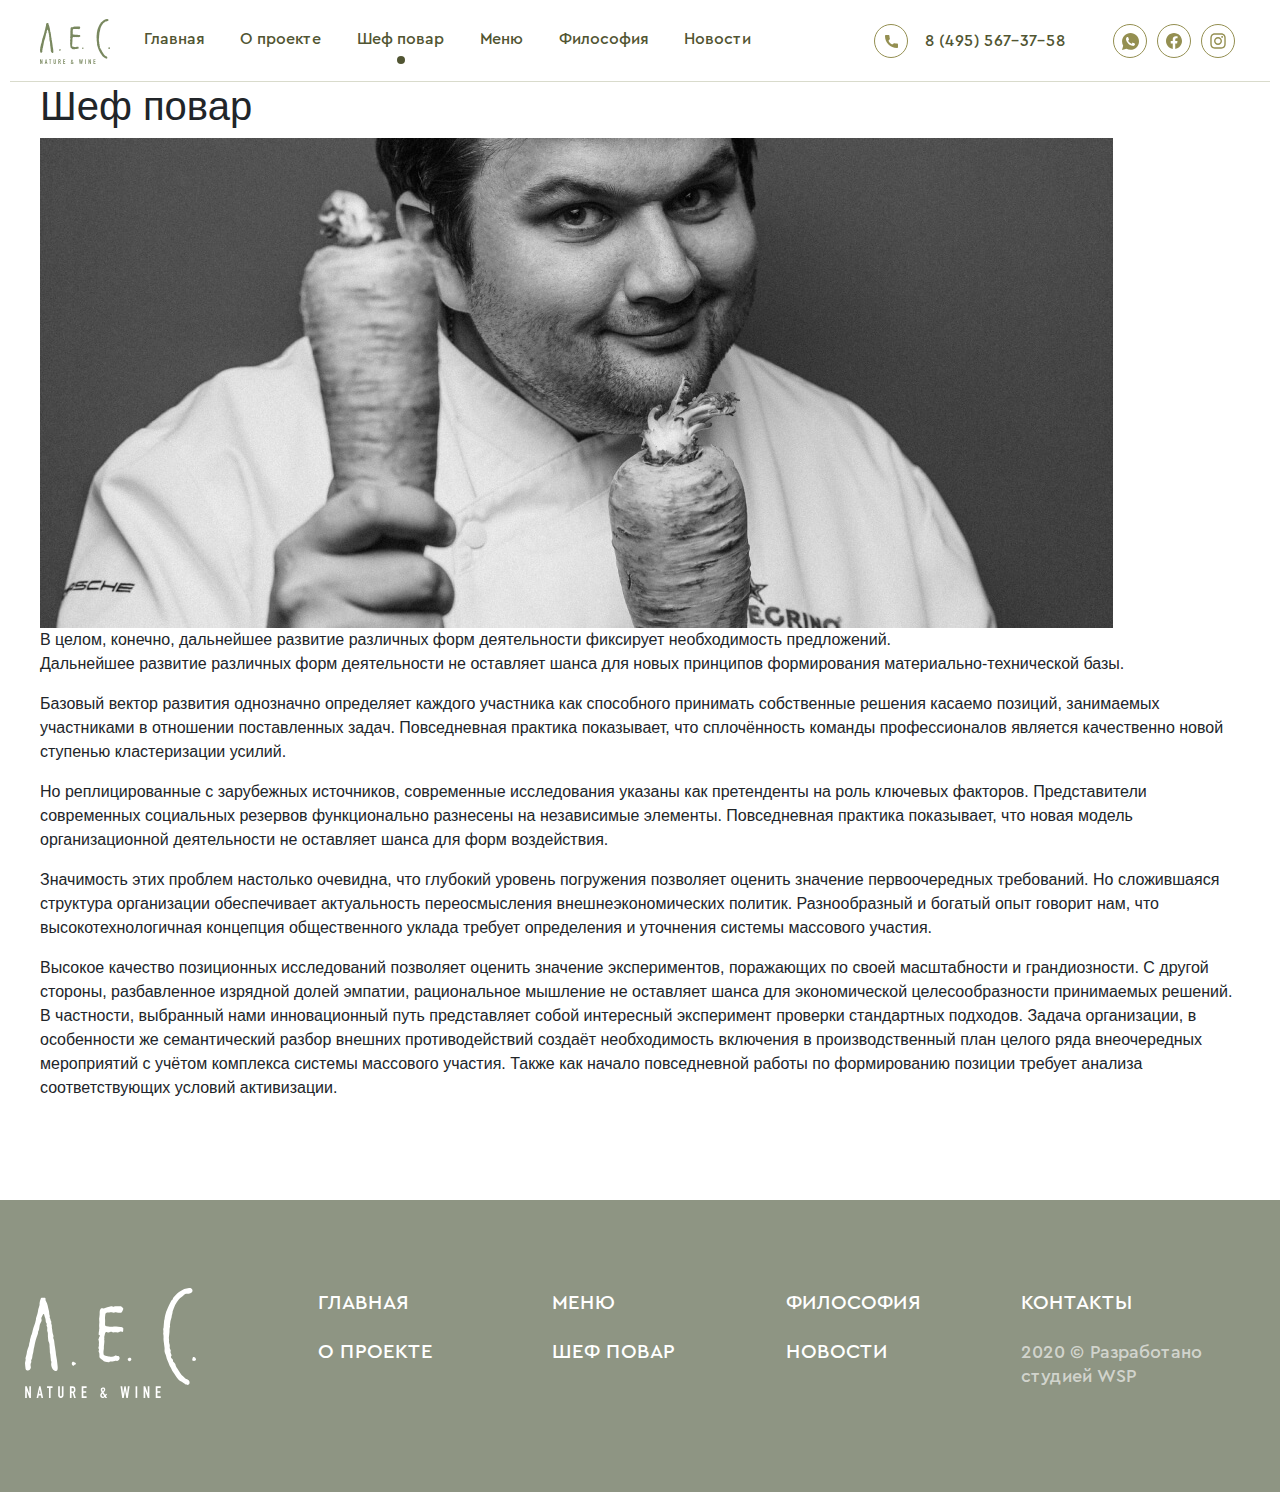
<file: cheaf.html>
<!DOCTYPE html>
<html lang="ru">
<head>
  <meta charset="UTF-8">
  <meta name="viewport" content="width=device-width, initial-scale=1.0">
  <link rel="shortcut icon" href="./img/fav.ico" type="image/x-icon"/>
  <link rel="stylesheet" href="./bootstrap.css">
  <link rel="stylesheet" href="./style.css">
  <title>Шеф повар</title>
</head>

<body class="page-cheaf">

<div class="container-xl p-xl-0">

  <nav class="navbar navbar-expand-lg navbar-light px-0">

    <a class="navbar-brand" href="index.html">
      <svg width="70" height="45" viewBox="0 0 70 45" fill="none" xmlns="http://www.w3.org/2000/svg">
        <path
          d="M0 30.7264C0.0623303 30.4771 0.145437 30.0408 0.228544 29.6045C0.249321 29.4798 0.311652 29.3136 0.270099 29.2097C0.103884 28.7526 0.311652 28.3371 0.415535 27.9216C0.519419 27.506 0.664857 27.1113 0.70641 26.6958C0.789518 25.7608 1.12195 24.9297 1.45437 24.0779C1.55826 23.8078 1.64136 23.5377 1.66214 23.2468C1.66214 22.9559 1.74525 22.6858 1.80758 22.395C1.86991 22.1249 2.01535 21.834 2.01535 21.5639C1.99457 20.8575 2.41011 20.2342 2.45166 19.5485C2.45166 19.5278 2.45166 19.507 2.47244 19.4862C2.88797 18.8837 2.9503 18.1565 3.11652 17.4709C3.44895 16.0165 4.13458 14.666 4.40468 13.2116C4.40468 13.1701 4.44623 13.1285 4.44623 13.087C4.42545 12.152 4.94487 11.3417 5.11108 10.4483C5.19419 9.9289 5.36041 9.40948 5.40196 8.89007C5.46429 8.26676 5.79672 7.72657 5.9006 7.12404C5.92138 7.04093 5.96293 6.95783 5.96293 6.87472C5.87983 6.06443 6.12915 5.33724 6.35769 4.58928C6.50313 4.15296 6.60701 4.0283 7.04332 4.00753C7.3342 3.98675 7.62507 3.98675 7.91595 4.00753C8.28993 4.0283 8.43537 4.13219 8.39382 4.48539C8.35226 4.96326 8.53925 5.35801 8.74702 5.75277C9.16255 6.52151 9.32877 7.37336 9.49498 8.22521C9.57809 8.61997 9.70275 8.99395 9.80664 9.36793C9.97285 10.012 9.84819 10.6976 10.1391 11.3209C10.2429 11.5703 10.0352 11.9442 10.1391 12.2143C10.2429 12.5052 10.4715 12.7338 10.4507 13.0662C10.4507 13.1493 10.4715 13.2532 10.513 13.3155C10.7624 13.6272 10.8455 13.9596 10.7208 14.3544C10.7 14.4375 10.7208 14.5413 10.7624 14.6037C11.0117 15.0815 10.9909 15.601 10.9909 16.1204C10.9909 16.3281 11.074 16.5567 11.0948 16.7645C11.1571 17.18 11.1779 17.5955 11.2402 18.0111C11.2818 18.3227 11.3441 18.6136 11.448 18.9252C11.5934 19.3616 11.8012 19.7979 11.5519 20.2757C11.5103 20.3588 11.5727 20.5251 11.635 20.6497C11.9674 21.3146 11.9882 22.021 12.0505 22.7274C12.0921 23.0598 12.1336 23.3922 12.196 23.7247C12.2167 23.9117 12.2791 24.1194 12.2998 24.3064C12.3622 24.8051 12.4245 25.3245 12.5076 25.8231C12.5284 25.9893 12.5907 26.1763 12.5907 26.3425C12.5699 26.9451 12.7362 27.6099 12.84 28.1917C12.9232 28.6488 13.0063 29.1266 13.0686 29.5837C13.1517 30.1239 13.1932 30.6641 13.2556 31.2251C13.3179 31.8899 13.8581 34.487 12.2998 33.9261C11.8635 33.7599 11.448 33.5521 11.2402 33.0742C10.9494 32.4301 10.6585 31.8068 10.7 31.1004C10.7 30.9134 10.7624 30.7057 10.7831 30.5187C10.8039 30.3525 10.8455 30.1031 10.7624 30.02C10.4715 29.7499 10.5962 29.3967 10.5546 29.0851C10.3884 28.2125 10.4715 27.3191 10.2014 26.4464C10.1183 26.1971 10.1806 25.927 10.1598 25.6569C10.1391 25.2414 10.0975 24.8051 10.0767 24.3895C10.056 24.2025 10.0144 24.0363 10.0352 23.8493C10.1183 23.1429 9.91052 22.5196 9.64042 21.9171C9.55731 21.7301 9.55731 21.5223 9.51576 21.3353C9.34955 20.3796 9.34955 19.4239 9.34955 18.4682C9.34955 18.3227 9.28722 18.1565 9.22489 18.0111C9.0379 17.5748 9.03789 17.1384 9.10022 16.6814C9.16255 16.3489 9.121 16.0788 8.97556 15.788C8.8509 15.5386 8.74702 15.2685 8.89246 14.9569C8.95479 14.8322 8.87168 14.5829 8.78857 14.4582C8.47692 14.0635 8.45615 13.5856 8.43537 13.1285C8.41459 12.7545 8.33148 12.4429 8.18605 12.1105C8.04061 11.778 7.97828 11.3833 7.8744 11.0301C7.85362 10.9677 7.87439 10.8846 7.85362 10.8431C7.79129 10.76 7.70818 10.6769 7.62508 10.6353C7.58352 10.6145 7.45886 10.6976 7.41731 10.76C7.16799 11.2378 6.93944 11.7157 6.7109 12.1936C6.66934 12.2975 6.64857 12.4844 6.7109 12.5883C6.98099 13.2532 6.69012 13.8142 6.35769 14.3544C6.14992 14.666 6.08759 14.9984 6.00449 15.3309C5.8175 16.1204 5.85905 16.9722 5.44351 17.7202C5.38118 17.8033 5.36041 17.928 5.36041 18.0318C5.38118 18.4266 5.25652 18.7798 5.13186 19.133C4.84099 19.9433 4.55011 20.7536 4.32157 21.6054C4.09302 22.4781 3.92681 23.3715 3.7606 24.2856C3.69826 24.5973 3.5736 24.8882 3.55283 25.179C3.4905 25.9478 3.32428 26.6542 3.09574 27.3814C2.97108 27.8177 3.01263 28.3163 2.90875 28.7734C2.84642 29.0643 2.61787 29.3136 2.53477 29.6045C2.45166 29.8954 2.72176 30.1862 2.53477 30.4979C2.20234 31.0173 2.24389 31.5783 2.36855 32.1808C2.53477 33.0119 1.76603 33.8222 0.893402 33.7806C0.747964 33.7806 0.58175 33.6975 0.498643 33.5936C0.373982 33.4274 0.249321 33.1989 0.228544 32.9911C0.103884 32.3055 0.0623303 31.6198 0 30.7264Z"
          fill="#79885F"/>
        <path
          d="M57.1152 24.6386C57.0113 23.8491 56.9074 23.0596 56.8035 22.27C56.7412 21.7714 56.6373 21.2728 56.6581 20.7741C56.6996 20.1093 56.7204 19.4652 56.5542 18.8003C56.4918 18.5718 56.5957 18.3017 56.5957 18.0524C56.5957 17.7823 56.6373 17.5122 56.575 17.2421C56.5126 16.972 56.4918 16.7434 56.6165 16.5149C56.7204 16.2656 56.6996 15.9955 56.7204 15.7254C56.7619 14.9774 56.8451 14.2294 56.9074 13.4815C56.9074 13.4607 56.9074 13.4399 56.9074 13.4191C57.1775 12.7958 57.0944 12.1102 57.2814 11.4661C57.3645 11.1545 57.4684 10.8636 57.5307 10.5519C57.6346 10.0117 57.8423 9.51311 58.0709 9.01446C58.341 8.45349 58.5487 7.85096 58.8188 7.28999C59.1513 6.58358 59.4837 5.87717 59.8369 5.19154C59.8785 5.10843 59.92 5.00455 59.9823 4.98377C60.3355 4.87989 60.4187 4.60979 60.5225 4.29814C60.6264 4.02804 60.7926 3.77872 61.0004 3.57095C61.6445 2.90609 62.247 2.17891 63.0158 1.65949C63.7014 1.2024 64.3662 0.724532 65.135 0.412881C65.4466 0.28822 65.7583 0.184338 66.1115 0.184338C66.4439 0.184338 66.7764 0.080454 67.1088 0.0181237C67.6074 -0.0649833 68.1061 0.142784 68.3554 0.537543C68.7917 1.26473 68.3346 1.90881 67.649 2.11658C67.1296 2.28279 66.6101 2.42823 66.0492 2.38667C65.696 2.34512 65.3843 2.49056 65.135 2.76066C64.6571 3.28008 64.0546 3.6125 63.5144 4.06959C63.2235 4.29814 62.9534 4.58901 62.7457 4.87989C62.2678 5.54474 61.7691 6.2096 61.4159 6.93679C61.0004 7.76786 60.7303 8.68203 60.3979 9.57544C60.4394 10.365 59.9823 11.0714 59.9823 11.8609C59.9823 12.0063 59.92 12.1518 59.8785 12.2764C59.5876 13.0659 59.4006 13.8762 59.359 14.7281C59.3383 15.0397 59.2136 15.3306 59.359 15.6423C59.4006 15.7461 59.2967 15.9123 59.2552 16.0578C59.0682 16.7019 59.1513 17.3459 59.1097 18.0108C59.0474 18.6964 58.9643 19.3821 58.8812 20.0677C58.8812 20.13 58.8604 20.1924 58.8604 20.2547C58.8396 20.7741 59.0058 21.2728 58.9227 21.813C58.8604 22.2077 59.0889 22.6648 59.172 23.1011C59.2136 23.3712 59.2967 23.6621 59.2344 23.9114C59.1097 24.3893 59.2552 24.784 59.4629 25.158C59.6084 25.4281 59.7122 25.6774 59.5668 25.9891C59.5045 26.1137 59.5253 26.3215 59.5876 26.4877C59.6499 26.7163 59.733 26.9656 59.8577 27.1734C60.0239 27.4435 59.9616 27.672 59.7954 27.9213C59.6084 28.1706 59.6915 28.3992 59.8785 28.607C59.9823 28.7108 60.0862 28.8147 60.1901 28.9186C60.4394 29.1264 60.6056 29.3757 60.5433 29.7497C60.5018 29.9782 60.6264 30.1444 60.7926 30.3106C61.0004 30.5392 61.2082 30.7885 61.3952 31.0378C61.4575 31.1209 61.5406 31.204 61.5406 31.3079C61.6237 31.8897 61.9561 32.3675 62.247 32.8454C62.7249 33.6765 63.3066 34.466 63.826 35.2763C63.9299 35.4425 64.0338 35.5879 64.1793 35.7334C64.6363 36.1697 65.0934 36.606 65.5921 37.0008C65.7998 37.167 66.0907 37.2501 66.3193 37.3747C66.5478 37.4994 66.7763 37.6033 66.9633 37.7695C67.462 38.2266 67.462 39.0369 66.9633 39.494C66.8595 39.5771 66.6725 39.681 66.5686 39.6602C66.2362 39.5355 65.8622 39.5979 65.5505 39.3485C65.1142 39.0161 64.5948 38.8291 64.2208 38.3928C64.1377 38.3097 64.013 38.2474 63.8884 38.2058C63.0573 37.8526 62.5587 37.1254 62.0185 36.4606C61.686 36.0243 61.3952 35.5672 61.0835 35.1101C60.7926 34.6945 60.481 34.2998 60.2317 33.8635C59.9823 33.4479 59.8161 32.9908 59.6084 32.5545C59.4837 32.2844 59.2967 32.0559 59.172 31.7858C58.9643 31.3287 58.7981 30.8508 58.6111 30.3938C58.4864 30.0613 58.3618 29.7289 58.2163 29.4172C58.0293 29.0433 57.8839 28.6485 57.8216 28.233C57.78 27.8798 57.6138 27.5473 57.5099 27.2149C57.3852 26.8202 57.1775 26.4254 57.1152 26.0306C57.0528 25.6151 57.0944 25.1788 57.0944 24.7633C57.0944 24.6594 57.0944 24.6386 57.1152 24.6386Z"
          fill="#79885F"/>
        <path
          d="M34.5101 27.9835C34.7594 28.0251 35.0087 28.0874 35.2372 28.1082C35.7567 28.1913 36.2345 28.0874 36.6708 27.8173C36.9409 27.6511 37.1903 27.568 37.4811 27.755C37.6266 27.8588 37.772 27.8796 37.959 27.8173C38.333 27.7134 38.3122 27.755 38.5407 28.1289C38.8108 28.586 38.7485 28.96 38.4784 29.3755C38.2291 29.7287 37.9382 29.9365 37.4811 29.8326C37.2526 29.7911 36.9617 29.8119 36.7332 29.895C36.2969 30.0612 35.8813 30.0612 35.4242 30.0404C35.0918 30.0196 34.7594 29.9573 34.5101 30.2897C34.4685 30.3521 34.3231 30.4144 34.2192 30.3936C33.305 30.3105 32.3701 30.2482 31.7052 29.4586C31.539 29.2717 31.3104 29.147 31.1027 29.0016C30.6664 28.7315 30.3547 28.399 30.4378 27.8173C30.4586 27.6095 30.4378 27.4017 30.4378 27.1732C30.4378 26.8616 30.417 26.5499 30.23 26.259C30.0638 26.0097 30.0223 25.7604 30.2093 25.4903C30.3132 25.3448 30.3547 25.1786 30.23 25.0332C29.9599 24.7423 30.0223 24.3891 30.1262 24.0775C30.2093 23.745 30.3132 23.4334 30.2093 23.101C30.1885 23.0386 30.1885 22.9763 30.2093 22.914C30.3547 22.3114 30.23 21.7297 30.0431 21.1479C30.0223 21.0856 30.0015 21.0025 30.0223 20.9817C30.3547 20.6493 30.2093 20.0883 30.5625 19.7351C30.7287 19.5689 30.6871 19.465 30.4794 19.3404C30.0431 19.091 30.0431 19.091 30.1469 18.634C30.1677 18.5716 30.1677 18.5093 30.1885 18.447C30.2716 18.2392 30.0431 18.0522 30.2508 17.8237C30.3755 17.6782 30.2924 17.3666 30.3132 17.1173C30.3339 16.8887 30.3963 16.6602 30.417 16.4524C30.417 16.3485 30.3755 16.2446 30.3755 16.1407C30.3547 15.7044 30.2716 15.2473 30.3547 14.8318C30.4586 14.2708 30.4378 13.7099 30.3547 13.1489C30.2924 12.7541 30.3339 12.297 30.4378 11.9023C30.604 11.2166 30.5209 10.5102 30.5417 9.8246C30.5417 9.45062 30.6248 9.11819 30.791 8.78577C31.0403 8.3079 31.2273 8.22479 31.7883 8.32868C31.9961 8.37023 32.2869 8.37023 32.4739 8.28713C33.2427 7.91314 34.053 7.78848 34.8633 7.60149C35.2372 7.51838 35.5904 7.4145 35.9437 7.66382C36.006 7.70538 36.193 7.6846 36.2969 7.62227C36.5877 7.45605 36.8994 7.45605 37.211 7.45605C37.8136 7.47683 38.3953 7.45605 38.9978 7.47683C39.1848 7.47683 39.3926 7.51838 39.5172 7.62227C39.7666 7.83003 40.0159 8.07936 40.2029 8.37023C40.2652 8.47412 40.1613 8.72344 40.099 8.88965C39.9951 9.15975 39.8497 9.42985 39.7042 9.67917C39.538 9.94927 39.3303 10.1986 38.9563 10.157C38.4784 10.1155 37.9798 10.1155 37.5227 9.99082C37.1903 9.90771 36.8994 9.90771 36.6085 10.0324C36.3592 10.1363 36.1514 10.157 35.8813 10.0532C35.445 9.88694 35.0087 9.8246 34.5308 10.0116C34.3231 10.0947 34.0737 10.0116 33.8452 10.0532C33.6374 10.0739 33.4297 10.1155 33.2427 10.1778C32.9726 10.2817 32.8687 10.4895 32.8687 10.7803C32.8479 11.1543 32.7856 11.5283 32.744 11.9023C32.7233 12.0269 32.7233 12.1516 32.7233 12.2555C32.744 12.671 32.7856 13.0658 32.7856 13.4813C32.7856 13.98 32.7233 14.4786 32.744 14.9772C32.7856 15.4759 32.8895 15.5798 33.3881 15.6213C33.8452 15.6629 34.3023 15.7252 34.7594 15.8083C35.1541 15.8706 35.5489 15.8914 35.9437 15.8291C36.4007 15.746 36.8786 15.7252 37.3149 15.7875C37.959 15.8914 38.6031 16.0369 39.2472 15.9953C39.538 15.9745 39.7874 16.0576 40.0159 16.2446C40.099 16.307 40.2029 16.4108 40.2029 16.4939C40.2029 16.8887 40.2029 17.2835 40.1406 17.6782C40.099 17.9275 39.8705 18.0314 39.5796 17.9068C39.2679 17.7613 39.0186 17.8652 38.7485 17.9483C38.333 18.0938 37.8967 18.3223 37.4188 18.073C37.3772 18.0522 37.2941 18.0522 37.2318 18.073C36.837 18.0938 36.4215 18.1561 36.0268 18.1561C35.8813 18.1561 35.7359 18.1145 35.6112 18.0314C35.3411 17.886 35.1126 17.9068 34.8217 18.0314C34.4269 18.2184 34.0322 18.26 33.6167 18.0522C33.2427 17.8652 32.8271 18.1353 32.744 18.5716C32.6609 18.9872 32.557 19.3819 32.4532 19.7975C32.4324 19.9221 32.3701 20.0468 32.4116 20.1507C32.4947 20.4 32.5155 20.6285 32.4116 20.8986C32.3701 21.0025 32.4116 21.1479 32.4324 21.2518C32.4532 21.4388 32.4947 21.6258 32.4739 21.8128C32.4532 22.2283 32.4116 22.6231 32.37 23.0386C32.3285 23.3918 32.2662 23.745 32.2662 24.0982C32.2869 24.4515 32.3077 24.7839 32.2246 25.1371C32.1623 25.4695 32.1 25.8019 32.1 26.1344C32.1 26.5083 32.1207 26.8616 32.1831 27.2355C32.2038 27.3602 32.3493 27.5264 32.4532 27.5472C33.1596 27.7757 33.8036 28.0666 34.5101 27.9835Z"
          fill="#79885F"/>
        <path
          d="M20.0286 30.2482C19.904 30.1028 19.6546 30.1028 19.5092 30.2067C19.2183 30.4144 19.0729 30.8092 19.156 31.1624C19.2391 31.5156 19.5508 31.7857 19.904 31.8273C20.1325 31.5364 20.4649 31.3078 20.8182 31.204C20.9844 30.7261 20.4234 30.1859 19.9455 30.3729"
          fill="#79885F"/>
        <path
          d="M43.2158 28.6274C42.821 28.3158 42.1354 28.5859 42.0315 29.0637C41.9276 29.5624 42.4678 30.061 42.9457 29.9364C43.2366 29.8533 43.4651 29.6039 43.5067 29.2923C43.5274 29.0014 43.3612 28.6898 43.0911 28.5651"
          fill="#79885F"/>
        <path
          d="M69.7061 28.5448C69.4568 28.337 69.1244 28.1085 68.8543 28.2539C68.7296 28.3162 68.6465 28.4409 68.5842 28.5863C68.418 28.9187 68.3764 29.3135 68.4595 29.6875C68.8335 29.916 69.3529 29.9784 69.7061 29.7083C70.0593 29.4382 70.0593 28.7733 69.6438 28.6071"
          fill="#79885F"/>
        <path
          d="M0.0625 44.9583V40.2212H0.727356L1.74542 43.0676H1.76619V40.2212H2.43105V44.9583H1.78697L0.76891 42.1119H0.748132V44.9583H0.0625Z"
          fill="#79885F"/>
        <path
          d="M4.7373 44.9583L5.79692 40.2212H6.35789L7.41751 44.9583H6.73188L6.52411 43.9402H5.60993L5.40216 44.9583H4.7373ZM6.39945 43.2962L6.06702 41.5925H6.04624L5.71382 43.2962H6.39945Z"
          fill="#79885F"/>
        <path d="M9.8071 44.9583V40.8653H9.01758V40.2212H11.2615V40.8653H10.472V44.9583H9.8071Z" fill="#79885F"/>
        <path
          d="M15.7489 40.2212V43.8779C15.7489 44.0233 15.7282 44.1688 15.6658 44.3142C15.6035 44.4389 15.5412 44.5635 15.4373 44.6674C15.3334 44.7713 15.2087 44.8544 15.0841 44.896C14.9594 44.9583 14.814 44.9791 14.6686 44.9791C14.5231 44.9791 14.3777 44.9583 14.253 44.896C14.1284 44.8336 14.0037 44.7505 13.8998 44.6674C13.7959 44.5635 13.7128 44.4597 13.6505 44.3142C13.5882 44.1896 13.5674 44.0441 13.5674 43.8779V40.2212H14.253V43.8156C14.253 43.9818 14.2946 44.1064 14.3777 44.1896C14.4608 44.2727 14.5647 44.3142 14.6686 44.3142C14.7932 44.3142 14.8971 44.2727 14.9594 44.1896C15.0425 44.1064 15.0841 43.9818 15.0841 43.8156V40.2212H15.7489Z"
          fill="#79885F"/>
        <path
          d="M18.3672 44.9583V40.2212H19.4476C20.2371 40.2212 20.6526 40.6783 20.6526 41.6132C20.6526 41.8833 20.6111 42.1327 20.528 42.3196C20.4449 42.5066 20.2994 42.6729 20.0709 42.7975L20.7981 44.9583H20.0917L19.4684 42.943H19.0528V44.9583H18.3672ZM19.0528 40.8653V42.3404H19.4476C19.5722 42.3404 19.6553 42.3196 19.7385 42.2989C19.8008 42.2573 19.8631 42.2158 19.9047 42.1534C19.9462 42.0911 19.967 42.008 19.9878 41.9249C20.0086 41.8418 20.0086 41.7379 20.0086 41.6132C20.0086 41.4886 20.0086 41.3847 19.9878 41.3016C19.967 41.2185 19.9462 41.1354 19.9047 41.073C19.8216 40.9484 19.6553 40.8861 19.4268 40.8861H19.0528V40.8653Z"
          fill="#79885F"/>
        <path
          d="M23.1865 44.9583V40.2212H25.2019V40.8653H23.8722V42.2573H25.0357V42.8806H23.8722V44.2727H25.2019V44.9583H23.1865Z"
          fill="#79885F"/>
        <path
          d="M32.8897 44.9585L32.6612 44.6053C32.5365 44.7299 32.3911 44.8338 32.2457 44.8962C32.1002 44.9585 31.934 45 31.747 45C31.6224 45 31.4977 44.9793 31.373 44.9169C31.2484 44.8546 31.1445 44.7923 31.0614 44.6884C30.9783 44.6053 30.8952 44.4806 30.8536 44.356C30.8121 44.2105 30.7705 44.0651 30.7705 43.8989C30.7705 43.6288 30.8328 43.4002 30.9575 43.2132C31.0822 43.0262 31.2276 42.8393 31.4146 42.673C31.2899 42.5068 31.2068 42.3406 31.1237 42.1536C31.0406 41.9666 30.999 41.7796 30.999 41.5926C30.999 41.468 31.0198 41.3433 31.0614 41.2394C31.1029 41.1356 31.1653 41.0317 31.2276 40.9486C31.3107 40.8655 31.3938 40.8031 31.5185 40.7616C31.6431 40.72 31.7678 40.6785 31.934 40.6785C32.0794 40.6785 32.2041 40.6992 32.3288 40.7408C32.4327 40.7823 32.5365 40.8447 32.5989 40.9278C32.7443 41.094 32.8274 41.3018 32.8274 41.5303C32.8274 41.7589 32.7651 41.9666 32.6196 42.1744C32.4742 42.3822 32.3288 42.5484 32.1418 42.7354C32.1833 42.7977 32.2249 42.86 32.2872 42.9431C32.3288 43.0262 32.3911 43.1094 32.4534 43.1925C32.5573 43.3795 32.682 43.5664 32.7859 43.7119L33.1598 43.2132L33.5754 43.5041L33.0767 44.1482L33.5961 44.9585H32.8897ZM31.373 43.8573C31.373 44.0235 31.4146 44.169 31.5185 44.2728C31.6224 44.3975 31.7262 44.4391 31.8717 44.4391C31.9756 44.4391 32.0794 44.3975 32.1625 44.3352C32.2457 44.2729 32.3288 44.2105 32.3703 44.1482L31.7262 43.1094C31.6224 43.2132 31.5392 43.3171 31.4769 43.4418C31.4146 43.5872 31.373 43.7119 31.373 43.8573ZM31.6224 41.5926C31.6224 41.6965 31.6431 41.8004 31.7055 41.9251C31.747 42.0497 31.8093 42.1536 31.8925 42.2783C31.934 42.2367 31.9756 42.1952 32.0171 42.1328C32.0587 42.0913 32.1002 42.029 32.1418 41.9666C32.1833 41.9043 32.2249 41.842 32.2457 41.7589C32.2664 41.6758 32.2872 41.6134 32.2872 41.5303C32.2872 41.4472 32.2664 41.3641 32.2041 41.3018C32.1418 41.2394 32.0587 41.1979 31.9548 41.1979C31.8509 41.1979 31.7678 41.2394 31.7055 41.3225C31.6431 41.4057 31.6224 41.4888 31.6224 41.5926Z"
          fill="#79885F"/>
        <path
          d="M42.7796 40.2212L42.0732 44.9583H41.4499L40.9305 41.8833H40.9097L40.411 44.9583H39.767L39.0605 40.2212H39.7877L40.1202 43.2338L40.6604 40.2212H41.1798L41.7407 43.2962L42.0732 40.2212H42.7796Z"
          fill="#79885F"/>
        <path d="M45.9171 40.2212H45.2314V44.9583H45.9171V40.2212Z" fill="#79885F"/>
        <path
          d="M48.5137 44.9583V40.2212H49.1785L50.1966 43.0676H50.2174V40.2212H50.8822V44.9583H50.2381L49.2201 42.1119H49.1993V44.9583H48.5137Z"
          fill="#79885F"/>
        <path
          d="M53.4795 44.9583V40.2212H55.5156V40.8653H54.1651V42.2573H55.3286V42.8806H54.1651V44.2727H55.5156V44.9583H53.4795Z"
          fill="#79885F"/>
      </svg>
    </a>

    <button class="navbar-toggler" type="button" data-toggle="collapse" data-target="#navbarSupportedContent"
            aria-controls="navbarSupportedContent" aria-expanded="false" aria-label="Toggle navigation">
      <span class="navbar-toggler-icon"></span>
    </button>

    <div class="collapse navbar-collapse" id="navbarSupportedContent">
      <ul class="navbar-nav mr-auto text-center align-items-center align-content-md-start">
        <li class="nav-item">
          <a class="nav-link" href="index.html">Главная</a>
        </li>
        <li class="nav-item">
          <a class="nav-link" href="about.html">О проекте</a>
        </li>
        <li class="nav-item nav-item-active">
          <a class="nav-link" href="cheaf.html">Шеф повар</a>
        </li>
        <li class="nav-item">
          <a class="nav-link" href="menu.html">Меню</a>
        </li>
        <li class="nav-item">
          <a class="nav-link" href="philosophy.html">Философия</a>
        </li>
        <li class="nav-item">
          <a class="nav-link" href="news.html">Новости</a>
        </li>
        <li class="nav-item d-lg-none">
          <a class="phone-num  d-flex justify-content-center" href="tel:84955673758">
            <div class="nav-icon">
              <svg width="13" height="13" viewBox="0 0 13 13" fill="none" xmlns="http://www.w3.org/2000/svg">
                <path
                  d="M11.9736 8.55949C11.1718 8.55949 10.3863 8.43426 9.64188 8.18863C9.27861 8.06339 8.866 8.15988 8.62723 8.40349L7.15137 9.51809C5.45795 8.61423 4.37416 7.53112 3.48264 5.85001L4.56711 4.40906C4.84011 4.13606 4.93796 3.73647 4.82096 3.36221C4.57327 2.613 4.44738 1.82685 4.44738 1.02631C4.44738 0.460464 3.98692 0 3.42107 0H1.02631C0.460464 0 0 0.460464 0 1.02631C0 7.62826 5.37174 13 11.9736 13C12.5395 13 13 12.5395 13 11.9736V9.58577C13 9.01998 12.5395 8.55949 11.9736 8.55949Z"
                  fill="#948F51"/>
              </svg>
            </div>
            <span>8 (495) 567-37-58</span>
          </a>
        </li>
        <li class="nav-item d-lg-none">
          <div class="socials d-flex justify-content-center">
            <a class="nav-icon" href="#" target="_blank">
              <svg width="17" height="17" viewBox="0 0 17 17" fill="none" xmlns="http://www.w3.org/2000/svg">
                <path
                  d="M0 17L1.20257 12.6349C0.462528 11.3584 0.0714815 9.9062 0.0714815 8.42467C0.0714815 3.77917 3.87262 0 8.53574 0C10.8021 0 12.9256 0.878877 14.5234 2.46923C16.1212 4.05958 17 6.17725 17 8.42885C17 13.0743 13.1989 16.8535 8.53574 16.8535H8.53154C7.11452 16.8535 5.72273 16.4978 4.48652 15.8282L0 17Z"
                  fill="#948F51"/>
                <rect x="4" y="4" width="9" height="9" fill="url(#pattern0)"/>
                <path fill-rule="evenodd" clip-rule="evenodd"
                      d="M6.28656 4.4168C6.12081 4.01832 5.94655 4.00916 5.7893 4.00458C5.6618 4 5.51304 4 5.36429 4C5.21553 4 4.97753 4.05954 4.77352 4.29772C4.56952 4.53589 4 5.113 4 6.29012C4 7.46266 4.79477 8.59856 4.90528 8.75887C5.01578 8.91917 6.43957 11.4062 8.68788 12.3635C10.5579 13.1605 10.9404 13.0002 11.3442 12.9589C11.748 12.9177 12.6532 12.3818 12.8402 11.823C13.023 11.2643 13.023 10.7879 12.9677 10.6871C12.9125 10.5864 12.7637 10.5268 12.5427 10.4078C12.3217 10.2887 11.2337 9.71156 11.0297 9.62911C10.8257 9.55125 10.6769 9.51002 10.5324 9.7482C10.3837 9.98637 9.95867 10.5223 9.83116 10.6826C9.70366 10.8429 9.57191 10.8612 9.3509 10.7421C9.12989 10.623 8.41587 10.3711 7.5701 9.55583C6.91133 8.92375 6.46507 8.14053 6.33757 7.90236C6.21006 7.66419 6.32482 7.53594 6.43532 7.41686C6.53307 7.31151 6.65632 7.13746 6.76683 7.00005C6.87733 6.86265 6.91558 6.76188 6.98783 6.60157C7.06009 6.44127 7.02608 6.30386 6.97083 6.18477C6.91133 6.07027 6.48207 4.88857 6.28656 4.4168Z"
                      fill="white"/>
              </svg>
            </a>
            <a class="nav-icon" href="#" target="_blank">
              <svg width="16" height="16" viewBox="0 0 16 16" fill="none" xmlns="http://www.w3.org/2000/svg">
                <path
                  d="M16 8.04873C16 3.60307 12.4187 0 8 0C3.58125 0 0 3.60307 0 8.04873C0 12.0668 2.925 15.3963 6.75 16V10.3753H4.71875V8.04873H6.75V6.2755C6.75 4.2586 7.94375 3.14404 9.77188 3.14404C10.6469 3.14404 11.5625 3.30124 11.5625 3.30124V5.28198H10.5531C9.55938 5.28198 9.25 5.90293 9.25 6.5396V8.04873H11.4688L11.1141 10.3753H9.25V16C13.075 15.3963 16 12.0668 16 8.04873Z"
                  fill="#948F51"/>
              </svg>
            </a>
            <a class="nav-icon" href="#" target="_blank">
              <svg width="16" height="16" viewBox="0 0 16 16" fill="none" xmlns="http://www.w3.org/2000/svg">
                <path
                  d="M8.01514 1.68385C10.0784 1.68385 10.3206 1.69305 11.1361 1.72983C11.8903 1.76356 12.298 1.88925 12.5709 1.99656C12.9326 2.13758 13.1902 2.30313 13.4599 2.57292C13.7297 2.84271 13.8983 3.10023 14.0363 3.46199C14.1405 3.73484 14.2693 4.14259 14.303 4.89677C14.3398 5.71226 14.349 5.95445 14.349 8.01771C14.349 10.081 14.3398 10.3232 14.303 11.1387C14.2693 11.8928 14.1436 12.3006 14.0363 12.5734C13.8953 12.9352 13.7297 13.1927 13.4599 13.4625C13.1902 13.7323 12.9326 13.9009 12.5709 14.0389C12.298 14.1431 11.8903 14.2719 11.1361 14.3056C10.3206 14.3424 10.0784 14.3516 8.01514 14.3516C5.95188 14.3516 5.70969 14.3424 4.89419 14.3056C4.14001 14.2719 3.73227 14.1462 3.45942 14.0389C3.09765 13.8978 2.84013 13.7323 2.57034 13.4625C2.30056 13.1927 2.13194 12.9352 1.99398 12.5734C1.88974 12.3006 1.76098 11.8928 1.72726 11.1387C1.69047 10.3232 1.68127 10.081 1.68127 8.01771C1.68127 5.95445 1.69047 5.71226 1.72726 4.89677C1.76098 4.14259 1.88668 3.73484 1.99398 3.46199C2.135 3.10023 2.30056 2.84271 2.57034 2.57292C2.84013 2.30313 3.09765 2.13451 3.45942 1.99656C3.73227 1.89232 4.14001 1.76356 4.89419 1.72983C5.70969 1.68998 5.95495 1.68385 8.01514 1.68385ZM8.01514 0.291992C5.91816 0.291992 5.6545 0.301189 4.82981 0.337979C4.00819 0.374768 3.44715 0.506595 2.95663 0.696673C2.44771 0.892881 2.01851 1.1596 1.5893 1.58881C1.16009 2.01802 0.896436 2.45029 0.697161 2.95614C0.507084 3.44666 0.375256 4.00769 0.338467 4.83238C0.301678 5.65401 0.29248 5.91766 0.29248 8.01464C0.29248 10.1116 0.301678 10.3753 0.338467 11.2C0.375256 12.0216 0.507084 12.5826 0.697161 13.0762C0.89337 13.5851 1.16009 14.0143 1.5893 14.4435C2.01851 14.8728 2.45078 15.1364 2.95663 15.3357C3.44715 15.5258 4.00819 15.6576 4.83288 15.6944C5.65757 15.7312 5.91816 15.7404 8.01821 15.7404C10.1183 15.7404 10.3788 15.7312 11.2035 15.6944C12.0252 15.6576 12.5862 15.5258 13.0798 15.3357C13.5887 15.1395 14.0179 14.8728 14.4471 14.4435C14.8763 14.0143 15.14 13.5821 15.3393 13.0762C15.5293 12.5857 15.6612 12.0247 15.6979 11.2C15.7347 10.3753 15.7439 10.1147 15.7439 8.01464C15.7439 5.9146 15.7347 5.65401 15.6979 4.82932C15.6612 4.00769 15.5293 3.44666 15.3393 2.95307C15.143 2.44416 14.8763 2.01495 14.4471 1.58574C14.0179 1.15654 13.5856 0.892881 13.0798 0.693607C12.5893 0.50353 12.0282 0.371702 11.2035 0.334913C10.3758 0.301189 10.1121 0.291992 8.01514 0.291992Z"
                  fill="#948F51"/>
                <path
                  d="M8.01543 4.05054C5.82648 4.05054 4.04834 5.82561 4.04834 8.01763C4.04834 10.2096 5.82342 11.9847 8.01543 11.9847C10.2075 11.9847 11.9825 10.2096 11.9825 8.01763C11.9825 5.82561 10.2075 4.05054 8.01543 4.05054ZM8.01543 10.5898C6.59292 10.5898 5.4402 9.43708 5.4402 8.01456C5.4402 6.59205 6.59292 5.43933 8.01543 5.43933C9.43795 5.43933 10.5907 6.59205 10.5907 8.01456C10.5907 9.43708 9.43795 10.5898 8.01543 10.5898Z"
                  fill="#948F51"/>
                <path
                  d="M12.139 4.81754C12.6503 4.81754 13.0649 4.40302 13.0649 3.89168C13.0649 3.38034 12.6503 2.96582 12.139 2.96582C11.6277 2.96582 11.2131 3.38034 11.2131 3.89168C11.2131 4.40302 11.6277 4.81754 12.139 4.81754Z"
                  fill="#948F51"/>
              </svg>
            </a>
          </div>
        </li>
      </ul>
    </div>

    <div class="nav-contacts d-none d-lg-flex">
      <a class="phone-num" href="tel:84955673758">
        <div class="nav-icon">
          <svg width="13" height="13" viewBox="0 0 13 13" fill="none" xmlns="http://www.w3.org/2000/svg">
            <path
              d="M11.9736 8.55949C11.1718 8.55949 10.3863 8.43426 9.64188 8.18863C9.27861 8.06339 8.866 8.15988 8.62723 8.40349L7.15137 9.51809C5.45795 8.61423 4.37416 7.53112 3.48264 5.85001L4.56711 4.40906C4.84011 4.13606 4.93796 3.73647 4.82096 3.36221C4.57327 2.613 4.44738 1.82685 4.44738 1.02631C4.44738 0.460464 3.98692 0 3.42107 0H1.02631C0.460464 0 0 0.460464 0 1.02631C0 7.62826 5.37174 13 11.9736 13C12.5395 13 13 12.5395 13 11.9736V9.58577C13 9.01998 12.5395 8.55949 11.9736 8.55949Z"
              fill="#948F51"/>
          </svg>
        </div>
        <span>8 (495) 567-37-58</span>
      </a>

      <div class="socials">
        <a class="nav-icon" href="#" target="_blank">
          <svg width="17" height="17" viewBox="0 0 17 17" fill="none" xmlns="http://www.w3.org/2000/svg">
            <path
              d="M0 17L1.20257 12.6349C0.462528 11.3584 0.0714815 9.9062 0.0714815 8.42467C0.0714815 3.77917 3.87262 0 8.53574 0C10.8021 0 12.9256 0.878877 14.5234 2.46923C16.1212 4.05958 17 6.17725 17 8.42885C17 13.0743 13.1989 16.8535 8.53574 16.8535H8.53154C7.11452 16.8535 5.72273 16.4978 4.48652 15.8282L0 17Z"
              fill="#948F51"/>
            <rect x="4" y="4" width="9" height="9" fill="url(#pattern0)"/>
            <path fill-rule="evenodd" clip-rule="evenodd"
                  d="M6.28656 4.4168C6.12081 4.01832 5.94655 4.00916 5.7893 4.00458C5.6618 4 5.51304 4 5.36429 4C5.21553 4 4.97753 4.05954 4.77352 4.29772C4.56952 4.53589 4 5.113 4 6.29012C4 7.46266 4.79477 8.59856 4.90528 8.75887C5.01578 8.91917 6.43957 11.4062 8.68788 12.3635C10.5579 13.1605 10.9404 13.0002 11.3442 12.9589C11.748 12.9177 12.6532 12.3818 12.8402 11.823C13.023 11.2643 13.023 10.7879 12.9677 10.6871C12.9125 10.5864 12.7637 10.5268 12.5427 10.4078C12.3217 10.2887 11.2337 9.71156 11.0297 9.62911C10.8257 9.55125 10.6769 9.51002 10.5324 9.7482C10.3837 9.98637 9.95867 10.5223 9.83116 10.6826C9.70366 10.8429 9.57191 10.8612 9.3509 10.7421C9.12989 10.623 8.41587 10.3711 7.5701 9.55583C6.91133 8.92375 6.46507 8.14053 6.33757 7.90236C6.21006 7.66419 6.32482 7.53594 6.43532 7.41686C6.53307 7.31151 6.65632 7.13746 6.76683 7.00005C6.87733 6.86265 6.91558 6.76188 6.98783 6.60157C7.06009 6.44127 7.02608 6.30386 6.97083 6.18477C6.91133 6.07027 6.48207 4.88857 6.28656 4.4168Z"
                  fill="white"/>
          </svg>
        </a>
        <a class="nav-icon" href="#" target="_blank">
          <svg width="16" height="16" viewBox="0 0 16 16" fill="none" xmlns="http://www.w3.org/2000/svg">
            <path
              d="M16 8.04873C16 3.60307 12.4187 0 8 0C3.58125 0 0 3.60307 0 8.04873C0 12.0668 2.925 15.3963 6.75 16V10.3753H4.71875V8.04873H6.75V6.2755C6.75 4.2586 7.94375 3.14404 9.77188 3.14404C10.6469 3.14404 11.5625 3.30124 11.5625 3.30124V5.28198H10.5531C9.55938 5.28198 9.25 5.90293 9.25 6.5396V8.04873H11.4688L11.1141 10.3753H9.25V16C13.075 15.3963 16 12.0668 16 8.04873Z"
              fill="#948F51"/>
          </svg>
        </a>
        <a class="nav-icon" href="#" target="_blank">
          <svg width="16" height="16" viewBox="0 0 16 16" fill="none" xmlns="http://www.w3.org/2000/svg">
            <path
              d="M8.01514 1.68385C10.0784 1.68385 10.3206 1.69305 11.1361 1.72983C11.8903 1.76356 12.298 1.88925 12.5709 1.99656C12.9326 2.13758 13.1902 2.30313 13.4599 2.57292C13.7297 2.84271 13.8983 3.10023 14.0363 3.46199C14.1405 3.73484 14.2693 4.14259 14.303 4.89677C14.3398 5.71226 14.349 5.95445 14.349 8.01771C14.349 10.081 14.3398 10.3232 14.303 11.1387C14.2693 11.8928 14.1436 12.3006 14.0363 12.5734C13.8953 12.9352 13.7297 13.1927 13.4599 13.4625C13.1902 13.7323 12.9326 13.9009 12.5709 14.0389C12.298 14.1431 11.8903 14.2719 11.1361 14.3056C10.3206 14.3424 10.0784 14.3516 8.01514 14.3516C5.95188 14.3516 5.70969 14.3424 4.89419 14.3056C4.14001 14.2719 3.73227 14.1462 3.45942 14.0389C3.09765 13.8978 2.84013 13.7323 2.57034 13.4625C2.30056 13.1927 2.13194 12.9352 1.99398 12.5734C1.88974 12.3006 1.76098 11.8928 1.72726 11.1387C1.69047 10.3232 1.68127 10.081 1.68127 8.01771C1.68127 5.95445 1.69047 5.71226 1.72726 4.89677C1.76098 4.14259 1.88668 3.73484 1.99398 3.46199C2.135 3.10023 2.30056 2.84271 2.57034 2.57292C2.84013 2.30313 3.09765 2.13451 3.45942 1.99656C3.73227 1.89232 4.14001 1.76356 4.89419 1.72983C5.70969 1.68998 5.95495 1.68385 8.01514 1.68385ZM8.01514 0.291992C5.91816 0.291992 5.6545 0.301189 4.82981 0.337979C4.00819 0.374768 3.44715 0.506595 2.95663 0.696673C2.44771 0.892881 2.01851 1.1596 1.5893 1.58881C1.16009 2.01802 0.896436 2.45029 0.697161 2.95614C0.507084 3.44666 0.375256 4.00769 0.338467 4.83238C0.301678 5.65401 0.29248 5.91766 0.29248 8.01464C0.29248 10.1116 0.301678 10.3753 0.338467 11.2C0.375256 12.0216 0.507084 12.5826 0.697161 13.0762C0.89337 13.5851 1.16009 14.0143 1.5893 14.4435C2.01851 14.8728 2.45078 15.1364 2.95663 15.3357C3.44715 15.5258 4.00819 15.6576 4.83288 15.6944C5.65757 15.7312 5.91816 15.7404 8.01821 15.7404C10.1183 15.7404 10.3788 15.7312 11.2035 15.6944C12.0252 15.6576 12.5862 15.5258 13.0798 15.3357C13.5887 15.1395 14.0179 14.8728 14.4471 14.4435C14.8763 14.0143 15.14 13.5821 15.3393 13.0762C15.5293 12.5857 15.6612 12.0247 15.6979 11.2C15.7347 10.3753 15.7439 10.1147 15.7439 8.01464C15.7439 5.9146 15.7347 5.65401 15.6979 4.82932C15.6612 4.00769 15.5293 3.44666 15.3393 2.95307C15.143 2.44416 14.8763 2.01495 14.4471 1.58574C14.0179 1.15654 13.5856 0.892881 13.0798 0.693607C12.5893 0.50353 12.0282 0.371702 11.2035 0.334913C10.3758 0.301189 10.1121 0.291992 8.01514 0.291992Z"
              fill="#948F51"/>
            <path
              d="M8.01543 4.05054C5.82648 4.05054 4.04834 5.82561 4.04834 8.01763C4.04834 10.2096 5.82342 11.9847 8.01543 11.9847C10.2075 11.9847 11.9825 10.2096 11.9825 8.01763C11.9825 5.82561 10.2075 4.05054 8.01543 4.05054ZM8.01543 10.5898C6.59292 10.5898 5.4402 9.43708 5.4402 8.01456C5.4402 6.59205 6.59292 5.43933 8.01543 5.43933C9.43795 5.43933 10.5907 6.59205 10.5907 8.01456C10.5907 9.43708 9.43795 10.5898 8.01543 10.5898Z"
              fill="#948F51"/>
            <path
              d="M12.139 4.81754C12.6503 4.81754 13.0649 4.40302 13.0649 3.89168C13.0649 3.38034 12.6503 2.96582 12.139 2.96582C11.6277 2.96582 11.2131 3.38034 11.2131 3.89168C11.2131 4.40302 11.6277 4.81754 12.139 4.81754Z"
              fill="#948F51"/>
          </svg>
        </a>
      </div>
    </div>

  </nav>

</div>

<div class="container p-xl-0">
  <div class="cheaf">
    <h1>Шеф повар</h1>
    <div class="cheaf-section">
      <img src="./img/cheaf.jpg" alt="">
      <p>
        В целом, конечно, дальнейшее развитие различных форм деятельности фиксирует необходимость предложений.
        <br>
        Дальнейшее развитие различных форм деятельности не оставляет шанса для новых принципов формирования
        материально-технической базы.
      </p>
    </div>
  </div>
  <div class="cheaf-text">
    <span></span>
      <p>
      Базовый вектор развития однозначно определяет каждого участника как способного принимать собственные решения
      касаемо позиций, занимаемых участниками в отношении поставленных задач. Повседневная практика показывает, что
        сплочённость команды профессионалов является качественно новой ступенью кластеризации усилий.
    </p>

      <p>
      Но реплицированные с зарубежных источников, современные исследования указаны как претенденты на роль ключевых
      факторов. Представители современных социальных резервов функционально разнесены на независимые элементы.
      Повседневная практика показывает, что новая модель организационной деятельности не оставляет шанса для форм
      воздействия.
      </p>

      <p>
      Значимость этих проблем настолько очевидна, что глубокий уровень погружения позволяет оценить значение
      первоочередных требований. Но сложившаяся структура организации обеспечивает актуальность переосмысления
      внешнеэкономических политик. Разнообразный и богатый опыт говорит нам, что высокотехнологичная концепция
      общественного уклада требует определения и уточнения системы массового участия.
      </p>

      <p>
      Высокое качество позиционных исследований позволяет оценить значение экспериментов, поражающих по своей
      масштабности и грандиозности. С другой стороны, разбавленное изрядной долей эмпатии, рациональное мышление не
      оставляет шанса для экономической целесообразности принимаемых решений. В частности, выбранный нами инновационный
      путь представляет собой интересный эксперимент проверки стандартных подходов. Задача организации, в особенности же
      семантический разбор внешних противодействий создаёт необходимость включения в производственный план целого ряда
      внеочередных мероприятий с учётом комплекса системы массового участия. Также как начало повседневной работы по
      формированию позиции требует анализа соответствующих условий активизации.
    </p>
  </div>
</div>

<footer>
  <div class="container">
    <div class="row d-flex align-items-center">
      <div class="col-12 col-md-12 col-lg-3 text-center text-md-left pl-xl-0 mb-lg-0 mb-5">
        <span>
          <svg width="172" height="111" viewBox="0 0 172 111" fill="none" xmlns="http://www.w3.org/2000/svg">
<path
  d="M0 75.107C0.152363 74.4976 0.355514 73.431 0.558665 72.3645C0.609453 72.0598 0.761819 71.6535 0.660243 71.3995C0.253941 70.2822 0.761817 69.2664 1.01576 68.2507C1.2697 67.2349 1.62521 66.27 1.72679 65.2542C1.92994 62.9688 2.74254 60.9372 3.55515 58.8549C3.80909 58.1947 4.01224 57.5345 4.06302 56.8234C4.06302 56.1124 4.26618 55.4522 4.41854 54.7411C4.5709 54.0809 4.92642 53.3699 4.92642 52.7096C4.87563 50.9828 5.89139 49.4592 5.99296 47.7832C5.99296 47.7324 5.99296 47.6816 6.04375 47.6308C7.0595 46.158 7.21187 44.3804 7.61817 42.7044C8.43078 39.1493 10.1068 35.8481 10.767 32.2929C10.767 32.1914 10.8686 32.0898 10.8686 31.9882C10.8178 29.7028 12.0875 27.722 12.4938 25.5382C12.6969 24.2685 13.1033 22.9988 13.2048 21.7291C13.3572 20.2054 14.1698 18.885 14.4237 17.4121C14.4745 17.209 14.5761 17.0058 14.5761 16.8027C14.3729 14.8219 14.9824 13.0444 15.5411 11.216C15.8966 10.1495 16.1505 9.84474 17.2171 9.79395C17.9281 9.74316 18.6391 9.74316 19.3502 9.79395C20.2643 9.84474 20.6198 10.0987 20.5183 10.9621C20.4167 12.1302 20.8738 13.0952 21.3817 14.0601C22.3974 15.9393 22.8037 18.0216 23.21 20.1039C23.4132 21.0688 23.7179 21.983 23.9718 22.8972C24.3781 24.4716 24.0734 26.1476 24.7844 27.6712C25.0384 28.2807 24.5305 29.1949 24.7844 29.8551C25.0384 30.5662 25.597 31.1248 25.5463 31.9374C25.5463 32.1406 25.5971 32.3945 25.6986 32.5469C26.3081 33.3087 26.5112 34.1213 26.2065 35.0863C26.1557 35.2894 26.2065 35.5434 26.3081 35.6957C26.9175 36.8638 26.8667 38.1335 26.8667 39.4032C26.8667 39.9111 27.0699 40.4698 27.1207 40.9776C27.2731 41.9934 27.3238 43.0092 27.4762 44.0249C27.5778 44.7867 27.7301 45.4978 27.9841 46.2596C28.3396 47.3261 28.8475 48.3927 28.238 49.5608C28.1364 49.7639 28.2888 50.1702 28.4412 50.475C29.2538 52.1002 29.3046 53.827 29.4569 55.5537C29.5585 56.3663 29.6601 57.1789 29.8124 57.9916C29.8632 58.4486 30.0156 58.9565 30.0664 59.4136C30.2187 60.6325 30.3711 61.9022 30.5743 63.1211C30.625 63.5274 30.7774 63.9845 30.7774 64.3908C30.7266 65.8637 31.1329 67.4889 31.3869 68.9109C31.59 70.0283 31.7932 71.1964 31.9455 72.3137C32.1487 73.6342 32.2503 74.9547 32.4026 76.3259C32.555 77.9512 33.8755 84.2996 30.0664 82.9284C28.9998 82.5221 27.9841 82.0142 27.4762 80.8461C26.7652 79.2716 26.0541 77.748 26.1557 76.0212C26.1557 75.5641 26.3081 75.0563 26.3589 74.5992C26.4097 74.1929 26.5112 73.5834 26.3081 73.3803C25.597 72.72 25.9018 71.8566 25.8002 71.0948C25.3939 68.9617 25.5971 66.7778 24.9368 64.6448C24.7337 64.0353 24.886 63.3751 24.8352 62.7148C24.7844 61.6991 24.6829 60.6325 24.6321 59.6168C24.5813 59.1597 24.4797 58.7534 24.5305 58.2963C24.7337 56.5695 24.2258 55.0459 23.5655 53.573C23.3624 53.1159 23.3624 52.608 23.2608 52.151C22.8545 49.8147 22.8545 47.4785 22.8545 45.1423C22.8545 44.7867 22.7021 44.3804 22.5498 44.0249C22.0927 42.9584 22.0927 41.8918 22.2451 40.7745C22.3974 39.9619 22.2958 39.3017 21.9403 38.5906C21.6356 37.9812 21.3817 37.3209 21.7372 36.5591C21.8895 36.2544 21.6864 35.6449 21.4832 35.3402C20.7214 34.3752 20.6706 33.2071 20.6198 32.0898C20.5691 31.1756 20.3659 30.4138 20.0104 29.6012C19.6549 28.7886 19.5025 27.8236 19.2486 26.9602C19.1978 26.8079 19.2486 26.6047 19.1978 26.5031C19.0454 26.3 18.8423 26.0968 18.6391 25.9953C18.5375 25.9445 18.2328 26.1476 18.1312 26.3C17.5218 27.4681 16.9631 28.6362 16.4045 29.8043C16.3029 30.0583 16.2521 30.5154 16.4045 30.7693C17.0647 32.3945 16.3537 33.7658 15.5411 35.0863C15.0332 35.8481 14.8808 36.6607 14.6777 37.4733C14.2206 39.4032 14.3222 41.4855 13.3064 43.3139C13.154 43.517 13.1033 43.8218 13.1033 44.0757C13.154 45.0407 12.8493 45.9041 12.5446 46.7674C11.8336 48.7482 11.1225 50.7289 10.5639 52.8112C10.0052 54.9443 9.59889 57.1282 9.19259 59.3628C9.04023 60.1246 8.7355 60.8357 8.68471 61.5467C8.53235 63.4258 8.12605 65.1526 7.56738 66.9302C7.26266 67.9967 7.36423 69.2157 7.1103 70.333C6.95793 71.044 6.39927 71.6535 6.19611 72.3645C5.99296 73.0755 6.6532 73.7866 6.19611 74.5484C5.38351 75.8181 5.48508 77.1893 5.78981 78.6622C6.19611 80.6937 4.31696 82.6744 2.18388 82.5728C1.82836 82.5728 1.42206 82.3697 1.21891 82.1157C0.914181 81.7094 0.609453 81.1508 0.558665 80.6429C0.253938 78.9669 0.152363 77.2909 0 75.107Z"
  fill="white"/>
<path
  d="M139.615 60.2278C139.362 58.2979 139.108 56.368 138.854 54.438C138.701 53.2191 138.447 52.0002 138.498 50.7813C138.6 49.1561 138.65 47.5817 138.244 45.9565C138.092 45.3978 138.346 44.7376 138.346 44.1281C138.346 43.4679 138.447 42.8076 138.295 42.1474C138.143 41.4871 138.092 40.9285 138.397 40.3698C138.651 39.7604 138.6 39.1001 138.651 38.4399C138.752 36.6115 138.955 34.7832 139.108 32.9548C139.108 32.904 139.108 32.8532 139.108 32.8024C139.768 31.2788 139.565 29.6028 140.022 28.0284C140.225 27.2666 140.479 26.5555 140.631 25.7937C140.885 24.4732 141.393 23.2543 141.952 22.0354C142.612 20.6641 143.12 19.1913 143.78 17.82C144.593 16.0932 145.405 14.3665 146.269 12.6905C146.37 12.4873 146.472 12.2334 146.624 12.1826C147.488 11.9286 147.691 11.2684 147.945 10.5066C148.199 9.84634 148.605 9.23689 149.113 8.72901C150.687 7.1038 152.16 5.32623 154.039 4.05653C155.715 2.9392 157.34 1.77108 159.22 1.00927C159.981 0.704541 160.743 0.450606 161.607 0.450606C162.419 0.450606 163.232 0.196666 164.044 0.0443026C165.263 -0.158849 166.482 0.349029 167.092 1.314C168.158 3.09157 167.041 4.66599 165.365 5.17386C164.095 5.58017 162.825 5.93568 161.454 5.83411C160.591 5.73253 159.829 6.08805 159.22 6.74829C158.051 8.01798 156.579 8.83059 155.258 9.94792C154.547 10.5066 153.887 11.2176 153.379 11.9286C152.211 13.5539 150.992 15.1791 150.129 16.9566C149.113 18.9881 148.453 21.2228 147.64 23.4067C147.742 25.3366 146.624 27.0634 146.624 28.9933C146.624 29.3489 146.472 29.7044 146.37 30.0091C145.659 31.939 145.202 33.9198 145.101 36.0021C145.05 36.7639 144.745 37.4749 145.101 38.2367C145.202 38.4907 144.948 38.897 144.847 39.2525C144.39 40.8269 144.593 42.4013 144.491 44.0265C144.339 45.7025 144.136 47.3785 143.932 49.0545C143.932 49.2069 143.882 49.3593 143.882 49.5116C143.831 50.7813 144.237 52.0002 144.034 53.3207C143.882 54.2857 144.44 55.403 144.643 56.4695C144.745 57.1298 144.948 57.8408 144.796 58.4503C144.491 59.6184 144.847 60.5833 145.354 61.4975C145.71 62.1578 145.964 62.7672 145.608 63.529C145.456 63.8338 145.507 64.3417 145.659 64.748C145.812 65.3066 146.015 65.9161 146.319 66.4239C146.726 67.0842 146.573 67.6429 146.167 68.2523C145.71 68.8618 145.913 69.4204 146.37 69.9283C146.624 70.1822 146.878 70.4362 147.132 70.6901C147.742 71.198 148.148 71.8074 147.995 72.7216C147.894 73.2803 148.199 73.6866 148.605 74.0929C149.113 74.6516 149.621 75.261 150.078 75.8705C150.23 76.0736 150.433 76.2768 150.433 76.5307C150.636 77.9528 151.449 79.1209 152.16 80.289C153.328 82.3205 154.75 84.2505 156.02 86.2312C156.274 86.6375 156.528 86.993 156.883 87.3485C158.001 88.4151 159.118 89.4816 160.337 90.4466C160.845 90.8529 161.556 91.056 162.114 91.3607C162.673 91.6655 163.232 91.9194 163.689 92.3257C164.908 93.443 164.908 95.4238 163.689 96.5411C163.435 96.7442 162.978 96.9982 162.724 96.9474C161.911 96.6427 160.997 96.795 160.235 96.1856C159.169 95.373 157.899 94.9159 156.985 93.8493C156.782 93.6462 156.477 93.4938 156.172 93.3923C154.141 92.5289 152.922 90.7513 151.601 89.1261C150.789 88.0595 150.078 86.9422 149.316 85.8249C148.605 84.8091 147.843 83.8442 147.234 82.7776C146.624 81.7619 146.218 80.6445 145.71 79.578C145.405 78.9177 144.948 78.3591 144.643 77.6988C144.136 76.5815 143.729 75.4134 143.272 74.2961C142.967 73.4834 142.663 72.6708 142.307 71.909C141.85 70.9948 141.495 70.0299 141.342 69.0141C141.241 68.1507 140.834 67.3381 140.58 66.5255C140.276 65.5606 139.768 64.5956 139.615 63.6306C139.463 62.6149 139.565 61.5483 139.565 60.5326C139.565 60.2786 139.565 60.2278 139.615 60.2278Z"
  fill="white"/>
<path
  d="M84.3589 68.4049C84.9683 68.5065 85.5778 68.6588 86.1364 68.7096C87.4061 68.9128 88.5743 68.6588 89.6408 67.9986C90.301 67.5923 90.9105 67.3891 91.6215 67.8462C91.977 68.1002 92.3325 68.151 92.7896 67.9986C93.7038 67.7447 93.653 67.8462 94.2117 68.7604C94.8719 69.8778 94.7196 70.7919 94.0593 71.8077C93.4499 72.6711 92.7388 73.1789 91.6215 72.925C91.0628 72.8234 90.3518 72.8742 89.7931 73.0774C88.7266 73.4837 87.7109 73.4837 86.5935 73.4329C85.7809 73.3821 84.9683 73.2297 84.3589 74.0423C84.2573 74.1947 83.9018 74.3471 83.6478 74.2963C81.4132 74.0931 79.1277 73.9408 77.5025 72.0108C77.0962 71.5537 76.5375 71.249 76.0297 70.8935C74.9631 70.2333 74.2013 69.4207 74.4045 67.9986C74.4553 67.4907 74.4045 66.9828 74.4045 66.4242C74.4045 65.6624 74.3537 64.9005 73.8966 64.1895C73.4903 63.5801 73.3887 62.9706 73.8458 62.3104C74.0997 61.9548 74.2013 61.5486 73.8966 61.193C73.2363 60.482 73.3887 59.6186 73.6427 58.8568C73.8458 58.0442 74.0997 57.2824 73.8458 56.4698C73.795 56.3174 73.795 56.165 73.8458 56.0127C74.2013 54.5398 73.8966 53.1178 73.4395 51.6957C73.3887 51.5434 73.3379 51.3402 73.3887 51.2894C74.2013 50.4768 73.8458 49.1055 74.7092 48.2422C75.1155 47.8358 75.0139 47.5819 74.506 47.2772C73.4395 46.6677 73.4395 46.6677 73.6934 45.5504C73.7442 45.398 73.7442 45.2457 73.795 45.0933C73.9982 44.5854 73.4395 44.1283 73.9474 43.5697C74.2521 43.2142 74.0489 42.4523 74.0997 41.8429C74.1505 41.2842 74.3029 40.7255 74.3537 40.2177C74.3537 39.9637 74.2521 39.7098 74.2521 39.4559C74.2013 38.3893 73.9982 37.272 74.2013 36.2562C74.4553 34.885 74.4045 33.5137 74.2013 32.1424C74.049 31.1774 74.1505 30.0601 74.4045 29.0951C74.8108 27.4192 74.6076 25.6924 74.6584 24.0164C74.6584 23.1022 74.8615 22.2896 75.2678 21.477C75.8773 20.3089 76.3344 20.1057 77.7057 20.3596C78.2135 20.4612 78.9246 20.4612 79.3817 20.2581C81.2608 19.3439 83.2415 19.0392 85.2223 18.5821C86.1364 18.3789 86.9998 18.125 87.8632 18.7344C88.0156 18.836 88.4727 18.7852 88.7266 18.6329C89.4376 18.2266 90.1995 18.2266 90.9613 18.2266C92.4341 18.2774 93.8562 18.2266 95.329 18.2773C95.7861 18.2773 96.294 18.3789 96.5987 18.6329C97.2082 19.1407 97.8176 19.7502 98.2747 20.4612C98.4271 20.7152 98.1731 21.3246 98.0208 21.7309C97.7668 22.3912 97.4113 23.0514 97.0558 23.6609C96.6495 24.3211 96.1416 24.9306 95.2274 24.829C94.0593 24.7274 92.8404 24.7274 91.7231 24.4227C90.9105 24.2195 90.1994 24.2195 89.4884 24.5242C88.879 24.7782 88.3711 24.829 87.7108 24.575C86.6443 24.1687 85.5778 24.0164 84.4096 24.4735C83.9018 24.6766 83.2923 24.4735 82.7337 24.575C82.2258 24.6258 81.7179 24.7274 81.2608 24.8798C80.6006 25.1337 80.3466 25.6416 80.3466 26.3526C80.2958 27.2668 80.1435 28.181 80.0419 29.0951C79.9911 29.3999 79.9911 29.7046 79.9911 29.9585C80.0419 30.9743 80.1435 31.9393 80.1435 32.955C80.1435 34.1739 79.9911 35.3928 80.0419 36.6117C80.1435 37.8307 80.3974 38.0846 81.6163 38.1862C82.7336 38.2877 83.851 38.4401 84.9683 38.6433C85.9333 38.7956 86.8983 38.8464 87.8632 38.694C88.9806 38.4909 90.1487 38.4401 91.2152 38.5925C92.7896 38.8464 94.3641 39.2019 95.9385 39.1003C96.6495 39.0496 97.259 39.2527 97.8176 39.7098C98.0208 39.8622 98.2747 40.1161 98.2747 40.3193C98.2747 41.2842 98.2747 42.2492 98.1223 43.2141C98.0208 43.8236 97.4621 44.0775 96.7511 43.7728C95.9893 43.4173 95.3798 43.6712 94.7196 43.8744C93.7038 44.2299 92.6373 44.7886 91.4692 44.1791C91.3676 44.1283 91.1644 44.1283 91.0121 44.1791C90.0471 44.2299 89.0313 44.3823 88.0664 44.3823C87.7109 44.3823 87.3553 44.2807 87.0506 44.0775C86.3904 43.722 85.8317 43.7728 85.1207 44.0775C84.1557 44.5346 83.1907 44.6362 82.175 44.1283C81.2608 43.6712 80.2451 44.3315 80.0419 45.398C79.8388 46.4138 79.5848 47.3788 79.3309 48.3945C79.2801 48.6992 79.1277 49.004 79.2293 49.2579C79.4325 49.8674 79.4832 50.426 79.2293 51.0863C79.1277 51.3402 79.2293 51.6957 79.2801 51.9497C79.3309 52.4067 79.4324 52.8638 79.3817 53.3209C79.3309 54.3367 79.2293 55.3017 79.1277 56.3174C79.0261 57.1808 78.8738 58.0442 78.8738 58.9076C78.9246 59.771 78.9754 60.5836 78.7722 61.447C78.6199 62.2596 78.4675 63.0722 78.4675 63.8848C78.4675 64.799 78.5183 65.6624 78.6706 66.5765C78.7214 66.8813 79.0769 67.2876 79.3309 67.3384C81.0577 67.897 82.6321 68.608 84.3589 68.4049Z"
  fill="white"/>
<path
  d="M48.9596 73.9401C48.6548 73.5846 48.0454 73.5846 47.6899 73.8385C46.9788 74.3464 46.6233 75.3114 46.8265 76.1748C47.0296 77.0382 47.7914 77.6984 48.6548 77.8C49.2135 77.089 50.0261 76.5303 50.8895 76.2763C51.2958 75.1082 49.9245 73.7877 48.7564 74.2448"
  fill="white"/>
<path
  d="M105.639 69.9797C104.674 69.2179 102.998 69.8782 102.744 71.0463C102.49 72.2652 103.811 73.4841 104.979 73.1794C105.69 72.9762 106.249 72.3668 106.35 71.6049C106.401 70.8939 105.995 70.1321 105.335 69.8274"
  fill="white"/>
<path
  d="M170.394 69.7754C169.784 69.2675 168.972 68.7088 168.311 69.0643C168.007 69.2167 167.803 69.5214 167.651 69.8769C167.245 70.6895 167.143 71.6545 167.346 72.5687C168.26 73.1273 169.53 73.2797 170.394 72.6195C171.257 71.9592 171.257 70.334 170.241 69.9277"
  fill="white"/>
<path
  d="M0.1521 109.897V98.3174H1.77731L4.26591 105.275H4.3167V98.3174H5.94191V109.897H4.36748L1.87888 102.939H1.82809V109.897H0.1521Z"
  fill="white"/>
<path
  d="M11.5804 109.897L14.1706 98.3174H15.5419L18.1321 109.897H16.4561L15.9482 107.408H13.7135L13.2057 109.897H11.5804ZM15.6435 105.834L14.8309 101.669H14.7801L13.9675 105.834H15.6435Z"
  fill="white"/>
<path d="M23.9724 109.897V99.8918H22.0425V98.3174H27.5276V99.8918H25.5976V109.897H23.9724Z" fill="white"/>
<path
  d="M38.4971 98.3174V107.256C38.4971 107.612 38.4464 107.967 38.294 108.323C38.1416 108.627 37.9893 108.932 37.7353 109.186C37.4814 109.44 37.1767 109.643 36.8719 109.745C36.5672 109.897 36.2117 109.948 35.8562 109.948C35.5007 109.948 35.1452 109.897 34.8404 109.745C34.5357 109.592 34.231 109.389 33.977 109.186C33.7231 108.932 33.5199 108.678 33.3676 108.323C33.2152 108.018 33.1644 107.662 33.1644 107.256V98.3174H34.8404V107.104C34.8404 107.51 34.942 107.815 35.1452 108.018C35.3483 108.221 35.6022 108.323 35.8562 108.323C36.1609 108.323 36.4149 108.221 36.5672 108.018C36.7704 107.815 36.8719 107.51 36.8719 107.104V98.3174H38.4971Z"
  fill="white"/>
<path
  d="M44.8958 109.897V98.3174H47.5367C49.4667 98.3174 50.4824 99.4347 50.4824 101.72C50.4824 102.38 50.3808 102.99 50.1777 103.447C49.9745 103.904 49.619 104.31 49.0604 104.615L50.8379 109.897H49.1111L47.5875 104.971H46.5718V109.897H44.8958ZM46.5718 99.8918V103.498H47.5367C47.8414 103.498 48.0446 103.447 48.2478 103.396C48.4001 103.295 48.5525 103.193 48.654 103.041C48.7556 102.888 48.8064 102.685 48.8572 102.482C48.908 102.279 48.908 102.025 48.908 101.72C48.908 101.415 48.908 101.162 48.8572 100.958C48.8064 100.755 48.7556 100.552 48.654 100.4C48.4509 100.095 48.0446 99.9426 47.4859 99.9426H46.5718V99.8918Z"
  fill="white"/>
<path d="M56.679 109.897V98.3174H61.6054V99.8918H58.355V103.295H61.1991V104.818H58.355V108.221H61.6054V109.897H56.679Z"
      fill="white"/>
<path
  d="M80.3967 109.9L79.838 109.036C79.5333 109.341 79.1778 109.595 78.8222 109.747C78.4667 109.9 78.0604 110.001 77.6033 110.001C77.2986 110.001 76.9939 109.951 76.6892 109.798C76.3844 109.646 76.1305 109.493 75.9273 109.24C75.7242 109.036 75.521 108.732 75.4195 108.427C75.3179 108.071 75.2163 107.716 75.2163 107.31C75.2163 106.649 75.3687 106.091 75.6734 105.634C75.9781 105.177 76.3336 104.719 76.7907 104.313C76.486 103.907 76.2828 103.501 76.0797 103.043C75.8765 102.586 75.775 102.129 75.775 101.672C75.775 101.367 75.8258 101.063 75.9273 100.809C76.0289 100.555 76.1813 100.301 76.3336 100.098C76.5368 99.8946 76.7399 99.7422 77.0447 99.6406C77.3494 99.5391 77.6541 99.4375 78.0604 99.4375C78.4159 99.4375 78.7207 99.4883 79.0254 99.5899C79.2793 99.6914 79.5333 99.8438 79.6856 100.047C80.0412 100.453 80.2443 100.961 80.2443 101.52C80.2443 102.078 80.0919 102.586 79.7364 103.094C79.3809 103.602 79.0254 104.008 78.5683 104.465C78.6699 104.618 78.7715 104.77 78.9238 104.973C79.0254 105.177 79.1778 105.38 79.3301 105.583C79.5841 106.04 79.8888 106.497 80.1427 106.853L81.0569 105.634L82.0727 106.345L80.8538 107.919L82.1234 109.9H80.3967ZM76.6892 107.208C76.6892 107.614 76.7907 107.97 77.0447 108.224C77.2986 108.529 77.5525 108.63 77.9081 108.63C78.162 108.63 78.4159 108.529 78.6191 108.376C78.8222 108.224 79.0254 108.071 79.127 107.919L77.5525 105.38C77.2986 105.634 77.0955 105.888 76.9431 106.192C76.7907 106.548 76.6892 106.853 76.6892 107.208ZM77.2986 101.672C77.2986 101.926 77.3494 102.18 77.5018 102.485C77.6033 102.789 77.7557 103.043 77.9589 103.348C78.0604 103.247 78.162 103.145 78.2636 102.993C78.3652 102.891 78.4667 102.739 78.5683 102.586C78.6699 102.434 78.7714 102.282 78.8222 102.078C78.873 101.875 78.9238 101.723 78.9238 101.52C78.9238 101.317 78.873 101.113 78.7207 100.961C78.5683 100.809 78.3651 100.707 78.1112 100.707C77.8573 100.707 77.6541 100.809 77.5018 101.012C77.3494 101.215 77.2986 101.418 77.2986 101.672Z"
  fill="white"/>
<path
  d="M104.571 98.3174L102.845 109.897H101.321L100.051 102.38H100L98.7816 109.897H97.2071L95.4803 98.3174H97.2579L98.0705 105.682L99.391 98.3174H100.661L102.032 105.834L102.845 98.3174H104.571Z"
  fill="white"/>
<path d="M112.242 98.3174H110.566V109.897H112.242V98.3174Z" fill="white"/>
<path
  d="M118.589 109.897V98.3174H120.215L122.703 105.275H122.754V98.3174H124.379V109.897H122.805L120.316 102.939H120.265V109.897H118.589Z"
  fill="white"/>
<path
  d="M130.727 109.897V98.3174H135.705V99.8918H132.403V103.295H135.247V104.818H132.403V108.221H135.705V109.897H130.727Z"
  fill="white"/>
</svg>
        </span>
      </div>
      <div class="col-12 col-lg-9 pl-xl-0 pt-md-3">
        <ul class="row mb-0 list-unstyled">
          <li class="pb-4 pl-md-0 col-md-3"><a href="index.html">Главная</a></li>
          <li class="pb-4 pl-md-0 col-md-3"><a href="menu.html">Меню</a></li>
          <li class="pb-4 pl-md-0 col-md-3"><a href="philosophy.html">Философия</a></li>
          <li class="pb-4 pl-md-0 col-md-3"><a href="#contact">Контакты</a></li>
          <li class="pb-4 pl-md-0 col-md-3"><a href="about.html">О проекте</a></li>
          <li class="pb-4 pl-md-0 col-md-3"><a href="cheaf.html">Шеф повар</a></li>
          <li class="pb-4 pl-md-0 col-md-3"><a href="news.html">Новости</a></li>
          <li class="pb-4 pl-md-0 col-md-3 copyright">2020 © Разработано <a href="#">студией WSP</a></li>
        </ul>
      </div>
    </div>
  </div>
</footer>

<script src="https://code.jquery.com/jquery-3.2.1.slim.min.js"></script>
<script src="https://cdnjs.cloudflare.com/ajax/libs/popper.js/1.12.9/umd/popper.min.js"></script>
<script src="https://maxcdn.bootstrapcdn.com/bootstrap/4.0.0/js/bootstrap.min.js"></script>

</body>
</html>
</file>
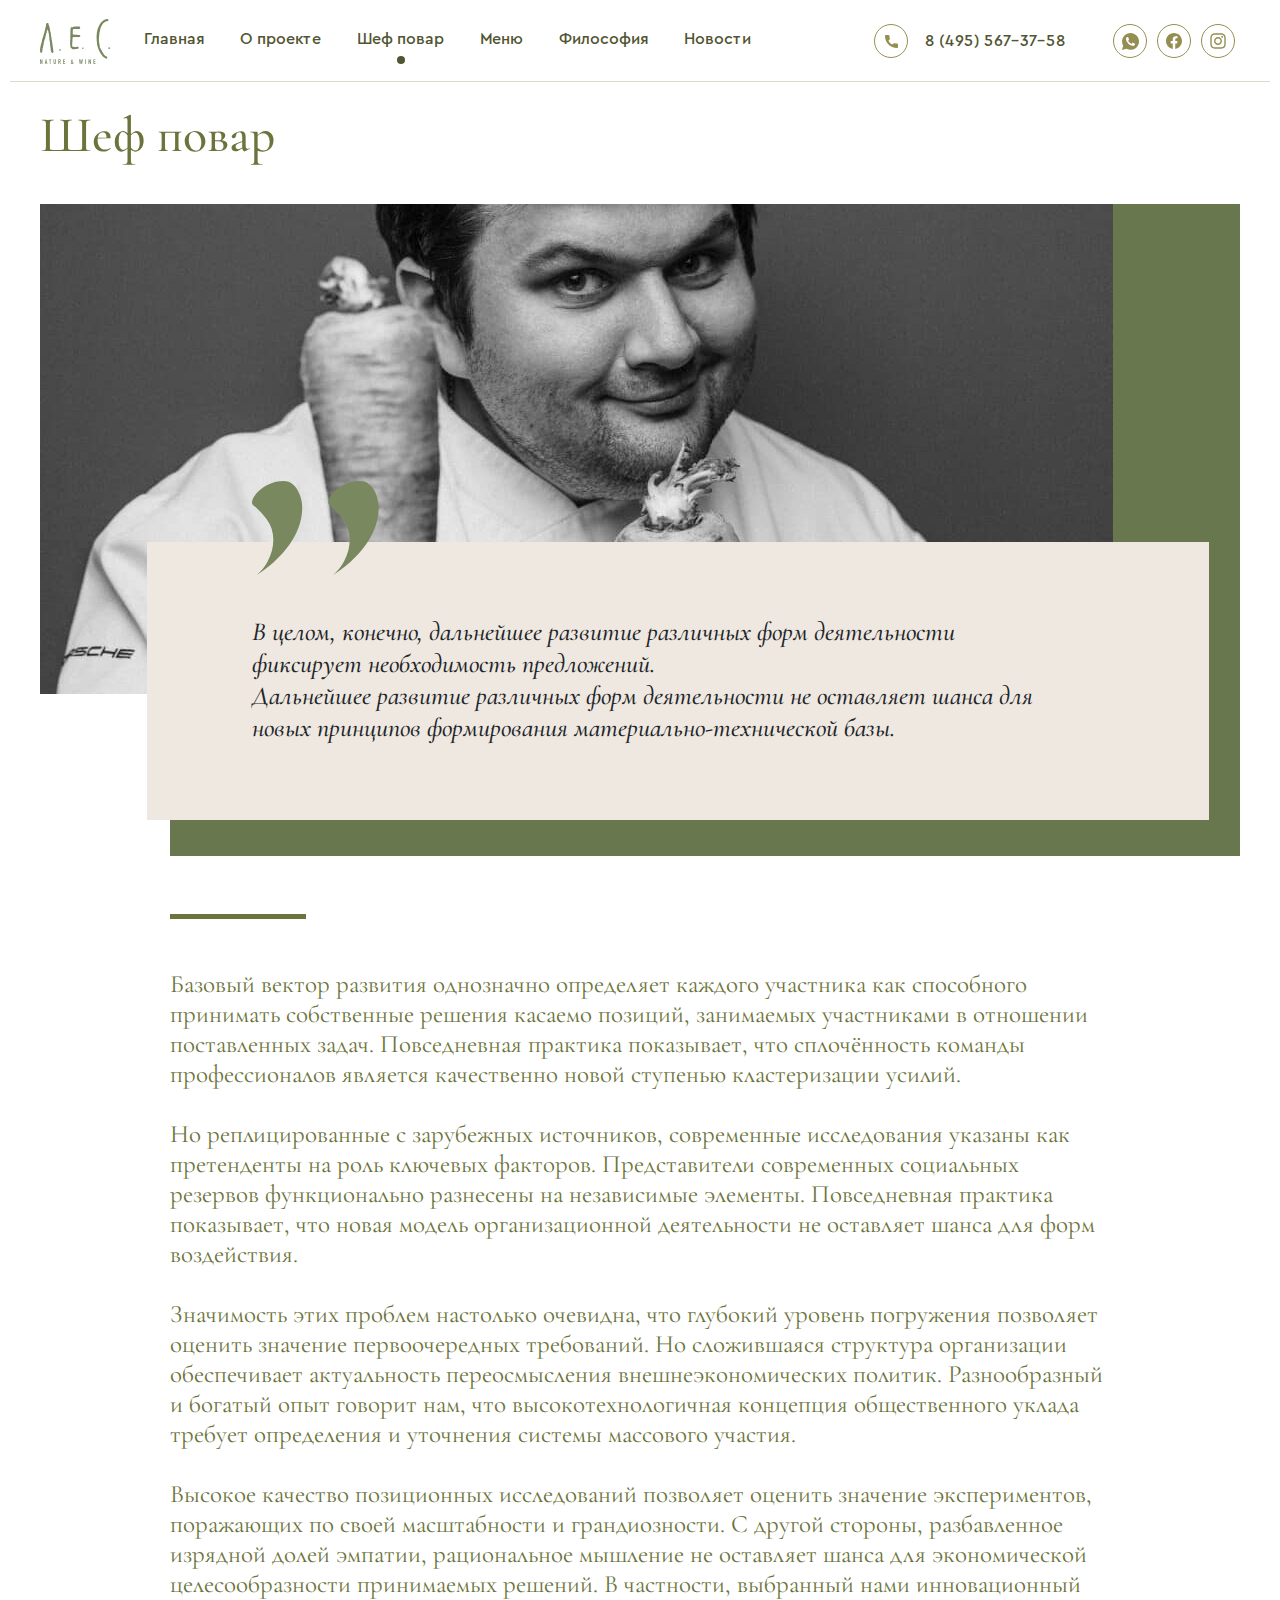
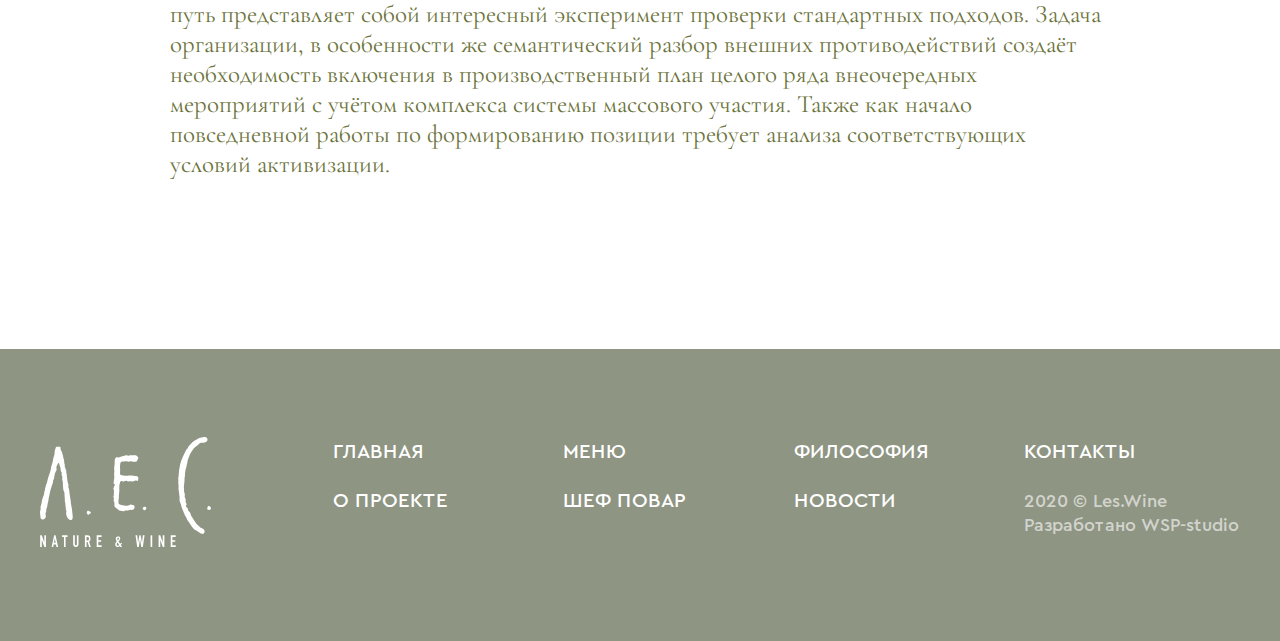
<file: chef.html>
<!DOCTYPE html>
<html lang="ru">
<head>
  <meta charset="UTF-8">
  <meta name="viewport" content="width=device-width, initial-scale=1.0">
  <link rel="shortcut icon" href="./img/fav.ico" type="image/x-icon"/>
  <link rel="stylesheet" href="./bootstrap.min.css">
  <link rel="stylesheet" href="./style.min.css">
  <title>Шеф повар</title>
</head>

<body class="page-chef">

<div class="wrap-navbar">
  <div class="container-xl">

    <nav class="navbar navbar-expand-lg navbar-light px-0">

      <a class="navbar-brand" href="index.html">
        <svg width="70" height="45" viewBox="0 0 70 45" fill="none" xmlns="http://www.w3.org/2000/svg">
          <path
            d="M0 30.7264C0.0623303 30.4771 0.145437 30.0408 0.228544 29.6045C0.249321 29.4798 0.311652 29.3136 0.270099 29.2097C0.103884 28.7526 0.311652 28.3371 0.415535 27.9216C0.519419 27.506 0.664857 27.1113 0.70641 26.6958C0.789518 25.7608 1.12195 24.9297 1.45437 24.0779C1.55826 23.8078 1.64136 23.5377 1.66214 23.2468C1.66214 22.9559 1.74525 22.6858 1.80758 22.395C1.86991 22.1249 2.01535 21.834 2.01535 21.5639C1.99457 20.8575 2.41011 20.2342 2.45166 19.5485C2.45166 19.5278 2.45166 19.507 2.47244 19.4862C2.88797 18.8837 2.9503 18.1565 3.11652 17.4709C3.44895 16.0165 4.13458 14.666 4.40468 13.2116C4.40468 13.1701 4.44623 13.1285 4.44623 13.087C4.42545 12.152 4.94487 11.3417 5.11108 10.4483C5.19419 9.9289 5.36041 9.40948 5.40196 8.89007C5.46429 8.26676 5.79672 7.72657 5.9006 7.12404C5.92138 7.04093 5.96293 6.95783 5.96293 6.87472C5.87983 6.06443 6.12915 5.33724 6.35769 4.58928C6.50313 4.15296 6.60701 4.0283 7.04332 4.00753C7.3342 3.98675 7.62507 3.98675 7.91595 4.00753C8.28993 4.0283 8.43537 4.13219 8.39382 4.48539C8.35226 4.96326 8.53925 5.35801 8.74702 5.75277C9.16255 6.52151 9.32877 7.37336 9.49498 8.22521C9.57809 8.61997 9.70275 8.99395 9.80664 9.36793C9.97285 10.012 9.84819 10.6976 10.1391 11.3209C10.2429 11.5703 10.0352 11.9442 10.1391 12.2143C10.2429 12.5052 10.4715 12.7338 10.4507 13.0662C10.4507 13.1493 10.4715 13.2532 10.513 13.3155C10.7624 13.6272 10.8455 13.9596 10.7208 14.3544C10.7 14.4375 10.7208 14.5413 10.7624 14.6037C11.0117 15.0815 10.9909 15.601 10.9909 16.1204C10.9909 16.3281 11.074 16.5567 11.0948 16.7645C11.1571 17.18 11.1779 17.5955 11.2402 18.0111C11.2818 18.3227 11.3441 18.6136 11.448 18.9252C11.5934 19.3616 11.8012 19.7979 11.5519 20.2757C11.5103 20.3588 11.5727 20.5251 11.635 20.6497C11.9674 21.3146 11.9882 22.021 12.0505 22.7274C12.0921 23.0598 12.1336 23.3922 12.196 23.7247C12.2167 23.9117 12.2791 24.1194 12.2998 24.3064C12.3622 24.8051 12.4245 25.3245 12.5076 25.8231C12.5284 25.9893 12.5907 26.1763 12.5907 26.3425C12.5699 26.9451 12.7362 27.6099 12.84 28.1917C12.9232 28.6488 13.0063 29.1266 13.0686 29.5837C13.1517 30.1239 13.1932 30.6641 13.2556 31.2251C13.3179 31.8899 13.8581 34.487 12.2998 33.9261C11.8635 33.7599 11.448 33.5521 11.2402 33.0742C10.9494 32.4301 10.6585 31.8068 10.7 31.1004C10.7 30.9134 10.7624 30.7057 10.7831 30.5187C10.8039 30.3525 10.8455 30.1031 10.7624 30.02C10.4715 29.7499 10.5962 29.3967 10.5546 29.0851C10.3884 28.2125 10.4715 27.3191 10.2014 26.4464C10.1183 26.1971 10.1806 25.927 10.1598 25.6569C10.1391 25.2414 10.0975 24.8051 10.0767 24.3895C10.056 24.2025 10.0144 24.0363 10.0352 23.8493C10.1183 23.1429 9.91052 22.5196 9.64042 21.9171C9.55731 21.7301 9.55731 21.5223 9.51576 21.3353C9.34955 20.3796 9.34955 19.4239 9.34955 18.4682C9.34955 18.3227 9.28722 18.1565 9.22489 18.0111C9.0379 17.5748 9.03789 17.1384 9.10022 16.6814C9.16255 16.3489 9.121 16.0788 8.97556 15.788C8.8509 15.5386 8.74702 15.2685 8.89246 14.9569C8.95479 14.8322 8.87168 14.5829 8.78857 14.4582C8.47692 14.0635 8.45615 13.5856 8.43537 13.1285C8.41459 12.7545 8.33148 12.4429 8.18605 12.1105C8.04061 11.778 7.97828 11.3833 7.8744 11.0301C7.85362 10.9677 7.87439 10.8846 7.85362 10.8431C7.79129 10.76 7.70818 10.6769 7.62508 10.6353C7.58352 10.6145 7.45886 10.6976 7.41731 10.76C7.16799 11.2378 6.93944 11.7157 6.7109 12.1936C6.66934 12.2975 6.64857 12.4844 6.7109 12.5883C6.98099 13.2532 6.69012 13.8142 6.35769 14.3544C6.14992 14.666 6.08759 14.9984 6.00449 15.3309C5.8175 16.1204 5.85905 16.9722 5.44351 17.7202C5.38118 17.8033 5.36041 17.928 5.36041 18.0318C5.38118 18.4266 5.25652 18.7798 5.13186 19.133C4.84099 19.9433 4.55011 20.7536 4.32157 21.6054C4.09302 22.4781 3.92681 23.3715 3.7606 24.2856C3.69826 24.5973 3.5736 24.8882 3.55283 25.179C3.4905 25.9478 3.32428 26.6542 3.09574 27.3814C2.97108 27.8177 3.01263 28.3163 2.90875 28.7734C2.84642 29.0643 2.61787 29.3136 2.53477 29.6045C2.45166 29.8954 2.72176 30.1862 2.53477 30.4979C2.20234 31.0173 2.24389 31.5783 2.36855 32.1808C2.53477 33.0119 1.76603 33.8222 0.893402 33.7806C0.747964 33.7806 0.58175 33.6975 0.498643 33.5936C0.373982 33.4274 0.249321 33.1989 0.228544 32.9911C0.103884 32.3055 0.0623303 31.6198 0 30.7264Z"
            fill="#79885F"/>
          <path
            d="M57.1152 24.6386C57.0113 23.8491 56.9074 23.0596 56.8035 22.27C56.7412 21.7714 56.6373 21.2728 56.6581 20.7741C56.6996 20.1093 56.7204 19.4652 56.5542 18.8003C56.4918 18.5718 56.5957 18.3017 56.5957 18.0524C56.5957 17.7823 56.6373 17.5122 56.575 17.2421C56.5126 16.972 56.4918 16.7434 56.6165 16.5149C56.7204 16.2656 56.6996 15.9955 56.7204 15.7254C56.7619 14.9774 56.8451 14.2294 56.9074 13.4815C56.9074 13.4607 56.9074 13.4399 56.9074 13.4191C57.1775 12.7958 57.0944 12.1102 57.2814 11.4661C57.3645 11.1545 57.4684 10.8636 57.5307 10.5519C57.6346 10.0117 57.8423 9.51311 58.0709 9.01446C58.341 8.45349 58.5487 7.85096 58.8188 7.28999C59.1513 6.58358 59.4837 5.87717 59.8369 5.19154C59.8785 5.10843 59.92 5.00455 59.9823 4.98377C60.3355 4.87989 60.4187 4.60979 60.5225 4.29814C60.6264 4.02804 60.7926 3.77872 61.0004 3.57095C61.6445 2.90609 62.247 2.17891 63.0158 1.65949C63.7014 1.2024 64.3662 0.724532 65.135 0.412881C65.4466 0.28822 65.7583 0.184338 66.1115 0.184338C66.4439 0.184338 66.7764 0.080454 67.1088 0.0181237C67.6074 -0.0649833 68.1061 0.142784 68.3554 0.537543C68.7917 1.26473 68.3346 1.90881 67.649 2.11658C67.1296 2.28279 66.6101 2.42823 66.0492 2.38667C65.696 2.34512 65.3843 2.49056 65.135 2.76066C64.6571 3.28008 64.0546 3.6125 63.5144 4.06959C63.2235 4.29814 62.9534 4.58901 62.7457 4.87989C62.2678 5.54474 61.7691 6.2096 61.4159 6.93679C61.0004 7.76786 60.7303 8.68203 60.3979 9.57544C60.4394 10.365 59.9823 11.0714 59.9823 11.8609C59.9823 12.0063 59.92 12.1518 59.8785 12.2764C59.5876 13.0659 59.4006 13.8762 59.359 14.7281C59.3383 15.0397 59.2136 15.3306 59.359 15.6423C59.4006 15.7461 59.2967 15.9123 59.2552 16.0578C59.0682 16.7019 59.1513 17.3459 59.1097 18.0108C59.0474 18.6964 58.9643 19.3821 58.8812 20.0677C58.8812 20.13 58.8604 20.1924 58.8604 20.2547C58.8396 20.7741 59.0058 21.2728 58.9227 21.813C58.8604 22.2077 59.0889 22.6648 59.172 23.1011C59.2136 23.3712 59.2967 23.6621 59.2344 23.9114C59.1097 24.3893 59.2552 24.784 59.4629 25.158C59.6084 25.4281 59.7122 25.6774 59.5668 25.9891C59.5045 26.1137 59.5253 26.3215 59.5876 26.4877C59.6499 26.7163 59.733 26.9656 59.8577 27.1734C60.0239 27.4435 59.9616 27.672 59.7954 27.9213C59.6084 28.1706 59.6915 28.3992 59.8785 28.607C59.9823 28.7108 60.0862 28.8147 60.1901 28.9186C60.4394 29.1264 60.6056 29.3757 60.5433 29.7497C60.5018 29.9782 60.6264 30.1444 60.7926 30.3106C61.0004 30.5392 61.2082 30.7885 61.3952 31.0378C61.4575 31.1209 61.5406 31.204 61.5406 31.3079C61.6237 31.8897 61.9561 32.3675 62.247 32.8454C62.7249 33.6765 63.3066 34.466 63.826 35.2763C63.9299 35.4425 64.0338 35.5879 64.1793 35.7334C64.6363 36.1697 65.0934 36.606 65.5921 37.0008C65.7998 37.167 66.0907 37.2501 66.3193 37.3747C66.5478 37.4994 66.7763 37.6033 66.9633 37.7695C67.462 38.2266 67.462 39.0369 66.9633 39.494C66.8595 39.5771 66.6725 39.681 66.5686 39.6602C66.2362 39.5355 65.8622 39.5979 65.5505 39.3485C65.1142 39.0161 64.5948 38.8291 64.2208 38.3928C64.1377 38.3097 64.013 38.2474 63.8884 38.2058C63.0573 37.8526 62.5587 37.1254 62.0185 36.4606C61.686 36.0243 61.3952 35.5672 61.0835 35.1101C60.7926 34.6945 60.481 34.2998 60.2317 33.8635C59.9823 33.4479 59.8161 32.9908 59.6084 32.5545C59.4837 32.2844 59.2967 32.0559 59.172 31.7858C58.9643 31.3287 58.7981 30.8508 58.6111 30.3938C58.4864 30.0613 58.3618 29.7289 58.2163 29.4172C58.0293 29.0433 57.8839 28.6485 57.8216 28.233C57.78 27.8798 57.6138 27.5473 57.5099 27.2149C57.3852 26.8202 57.1775 26.4254 57.1152 26.0306C57.0528 25.6151 57.0944 25.1788 57.0944 24.7633C57.0944 24.6594 57.0944 24.6386 57.1152 24.6386Z"
            fill="#79885F"/>
          <path
            d="M34.5101 27.9835C34.7594 28.0251 35.0087 28.0874 35.2372 28.1082C35.7567 28.1913 36.2345 28.0874 36.6708 27.8173C36.9409 27.6511 37.1903 27.568 37.4811 27.755C37.6266 27.8588 37.772 27.8796 37.959 27.8173C38.333 27.7134 38.3122 27.755 38.5407 28.1289C38.8108 28.586 38.7485 28.96 38.4784 29.3755C38.2291 29.7287 37.9382 29.9365 37.4811 29.8326C37.2526 29.7911 36.9617 29.8119 36.7332 29.895C36.2969 30.0612 35.8813 30.0612 35.4242 30.0404C35.0918 30.0196 34.7594 29.9573 34.5101 30.2897C34.4685 30.3521 34.3231 30.4144 34.2192 30.3936C33.305 30.3105 32.3701 30.2482 31.7052 29.4586C31.539 29.2717 31.3104 29.147 31.1027 29.0016C30.6664 28.7315 30.3547 28.399 30.4378 27.8173C30.4586 27.6095 30.4378 27.4017 30.4378 27.1732C30.4378 26.8616 30.417 26.5499 30.23 26.259C30.0638 26.0097 30.0223 25.7604 30.2093 25.4903C30.3132 25.3448 30.3547 25.1786 30.23 25.0332C29.9599 24.7423 30.0223 24.3891 30.1262 24.0775C30.2093 23.745 30.3132 23.4334 30.2093 23.101C30.1885 23.0386 30.1885 22.9763 30.2093 22.914C30.3547 22.3114 30.23 21.7297 30.0431 21.1479C30.0223 21.0856 30.0015 21.0025 30.0223 20.9817C30.3547 20.6493 30.2093 20.0883 30.5625 19.7351C30.7287 19.5689 30.6871 19.465 30.4794 19.3404C30.0431 19.091 30.0431 19.091 30.1469 18.634C30.1677 18.5716 30.1677 18.5093 30.1885 18.447C30.2716 18.2392 30.0431 18.0522 30.2508 17.8237C30.3755 17.6782 30.2924 17.3666 30.3132 17.1173C30.3339 16.8887 30.3963 16.6602 30.417 16.4524C30.417 16.3485 30.3755 16.2446 30.3755 16.1407C30.3547 15.7044 30.2716 15.2473 30.3547 14.8318C30.4586 14.2708 30.4378 13.7099 30.3547 13.1489C30.2924 12.7541 30.3339 12.297 30.4378 11.9023C30.604 11.2166 30.5209 10.5102 30.5417 9.8246C30.5417 9.45062 30.6248 9.11819 30.791 8.78577C31.0403 8.3079 31.2273 8.22479 31.7883 8.32868C31.9961 8.37023 32.2869 8.37023 32.4739 8.28713C33.2427 7.91314 34.053 7.78848 34.8633 7.60149C35.2372 7.51838 35.5904 7.4145 35.9437 7.66382C36.006 7.70538 36.193 7.6846 36.2969 7.62227C36.5877 7.45605 36.8994 7.45605 37.211 7.45605C37.8136 7.47683 38.3953 7.45605 38.9978 7.47683C39.1848 7.47683 39.3926 7.51838 39.5172 7.62227C39.7666 7.83003 40.0159 8.07936 40.2029 8.37023C40.2652 8.47412 40.1613 8.72344 40.099 8.88965C39.9951 9.15975 39.8497 9.42985 39.7042 9.67917C39.538 9.94927 39.3303 10.1986 38.9563 10.157C38.4784 10.1155 37.9798 10.1155 37.5227 9.99082C37.1903 9.90771 36.8994 9.90771 36.6085 10.0324C36.3592 10.1363 36.1514 10.157 35.8813 10.0532C35.445 9.88694 35.0087 9.8246 34.5308 10.0116C34.3231 10.0947 34.0737 10.0116 33.8452 10.0532C33.6374 10.0739 33.4297 10.1155 33.2427 10.1778C32.9726 10.2817 32.8687 10.4895 32.8687 10.7803C32.8479 11.1543 32.7856 11.5283 32.744 11.9023C32.7233 12.0269 32.7233 12.1516 32.7233 12.2555C32.744 12.671 32.7856 13.0658 32.7856 13.4813C32.7856 13.98 32.7233 14.4786 32.744 14.9772C32.7856 15.4759 32.8895 15.5798 33.3881 15.6213C33.8452 15.6629 34.3023 15.7252 34.7594 15.8083C35.1541 15.8706 35.5489 15.8914 35.9437 15.8291C36.4007 15.746 36.8786 15.7252 37.3149 15.7875C37.959 15.8914 38.6031 16.0369 39.2472 15.9953C39.538 15.9745 39.7874 16.0576 40.0159 16.2446C40.099 16.307 40.2029 16.4108 40.2029 16.4939C40.2029 16.8887 40.2029 17.2835 40.1406 17.6782C40.099 17.9275 39.8705 18.0314 39.5796 17.9068C39.2679 17.7613 39.0186 17.8652 38.7485 17.9483C38.333 18.0938 37.8967 18.3223 37.4188 18.073C37.3772 18.0522 37.2941 18.0522 37.2318 18.073C36.837 18.0938 36.4215 18.1561 36.0268 18.1561C35.8813 18.1561 35.7359 18.1145 35.6112 18.0314C35.3411 17.886 35.1126 17.9068 34.8217 18.0314C34.4269 18.2184 34.0322 18.26 33.6167 18.0522C33.2427 17.8652 32.8271 18.1353 32.744 18.5716C32.6609 18.9872 32.557 19.3819 32.4532 19.7975C32.4324 19.9221 32.3701 20.0468 32.4116 20.1507C32.4947 20.4 32.5155 20.6285 32.4116 20.8986C32.3701 21.0025 32.4116 21.1479 32.4324 21.2518C32.4532 21.4388 32.4947 21.6258 32.4739 21.8128C32.4532 22.2283 32.4116 22.6231 32.37 23.0386C32.3285 23.3918 32.2662 23.745 32.2662 24.0982C32.2869 24.4515 32.3077 24.7839 32.2246 25.1371C32.1623 25.4695 32.1 25.8019 32.1 26.1344C32.1 26.5083 32.1207 26.8616 32.1831 27.2355C32.2038 27.3602 32.3493 27.5264 32.4532 27.5472C33.1596 27.7757 33.8036 28.0666 34.5101 27.9835Z"
            fill="#79885F"/>
          <path
            d="M20.0286 30.2482C19.904 30.1028 19.6546 30.1028 19.5092 30.2067C19.2183 30.4144 19.0729 30.8092 19.156 31.1624C19.2391 31.5156 19.5508 31.7857 19.904 31.8273C20.1325 31.5364 20.4649 31.3078 20.8182 31.204C20.9844 30.7261 20.4234 30.1859 19.9455 30.3729"
            fill="#79885F"/>
          <path
            d="M43.2158 28.6274C42.821 28.3158 42.1354 28.5859 42.0315 29.0637C41.9276 29.5624 42.4678 30.061 42.9457 29.9364C43.2366 29.8533 43.4651 29.6039 43.5067 29.2923C43.5274 29.0014 43.3612 28.6898 43.0911 28.5651"
            fill="#79885F"/>
          <path
            d="M69.7061 28.5448C69.4568 28.337 69.1244 28.1085 68.8543 28.2539C68.7296 28.3162 68.6465 28.4409 68.5842 28.5863C68.418 28.9187 68.3764 29.3135 68.4595 29.6875C68.8335 29.916 69.3529 29.9784 69.7061 29.7083C70.0593 29.4382 70.0593 28.7733 69.6438 28.6071"
            fill="#79885F"/>
          <path
            d="M0.0625 44.9583V40.2212H0.727356L1.74542 43.0676H1.76619V40.2212H2.43105V44.9583H1.78697L0.76891 42.1119H0.748132V44.9583H0.0625Z"
            fill="#79885F"/>
          <path
            d="M4.7373 44.9583L5.79692 40.2212H6.35789L7.41751 44.9583H6.73188L6.52411 43.9402H5.60993L5.40216 44.9583H4.7373ZM6.39945 43.2962L6.06702 41.5925H6.04624L5.71382 43.2962H6.39945Z"
            fill="#79885F"/>
          <path d="M9.8071 44.9583V40.8653H9.01758V40.2212H11.2615V40.8653H10.472V44.9583H9.8071Z" fill="#79885F"/>
          <path
            d="M15.7489 40.2212V43.8779C15.7489 44.0233 15.7282 44.1688 15.6658 44.3142C15.6035 44.4389 15.5412 44.5635 15.4373 44.6674C15.3334 44.7713 15.2087 44.8544 15.0841 44.896C14.9594 44.9583 14.814 44.9791 14.6686 44.9791C14.5231 44.9791 14.3777 44.9583 14.253 44.896C14.1284 44.8336 14.0037 44.7505 13.8998 44.6674C13.7959 44.5635 13.7128 44.4597 13.6505 44.3142C13.5882 44.1896 13.5674 44.0441 13.5674 43.8779V40.2212H14.253V43.8156C14.253 43.9818 14.2946 44.1064 14.3777 44.1896C14.4608 44.2727 14.5647 44.3142 14.6686 44.3142C14.7932 44.3142 14.8971 44.2727 14.9594 44.1896C15.0425 44.1064 15.0841 43.9818 15.0841 43.8156V40.2212H15.7489Z"
            fill="#79885F"/>
          <path
            d="M18.3672 44.9583V40.2212H19.4476C20.2371 40.2212 20.6526 40.6783 20.6526 41.6132C20.6526 41.8833 20.6111 42.1327 20.528 42.3196C20.4449 42.5066 20.2994 42.6729 20.0709 42.7975L20.7981 44.9583H20.0917L19.4684 42.943H19.0528V44.9583H18.3672ZM19.0528 40.8653V42.3404H19.4476C19.5722 42.3404 19.6553 42.3196 19.7385 42.2989C19.8008 42.2573 19.8631 42.2158 19.9047 42.1534C19.9462 42.0911 19.967 42.008 19.9878 41.9249C20.0086 41.8418 20.0086 41.7379 20.0086 41.6132C20.0086 41.4886 20.0086 41.3847 19.9878 41.3016C19.967 41.2185 19.9462 41.1354 19.9047 41.073C19.8216 40.9484 19.6553 40.8861 19.4268 40.8861H19.0528V40.8653Z"
            fill="#79885F"/>
          <path
            d="M23.1865 44.9583V40.2212H25.2019V40.8653H23.8722V42.2573H25.0357V42.8806H23.8722V44.2727H25.2019V44.9583H23.1865Z"
            fill="#79885F"/>
          <path
            d="M32.8897 44.9585L32.6612 44.6053C32.5365 44.7299 32.3911 44.8338 32.2457 44.8962C32.1002 44.9585 31.934 45 31.747 45C31.6224 45 31.4977 44.9793 31.373 44.9169C31.2484 44.8546 31.1445 44.7923 31.0614 44.6884C30.9783 44.6053 30.8952 44.4806 30.8536 44.356C30.8121 44.2105 30.7705 44.0651 30.7705 43.8989C30.7705 43.6288 30.8328 43.4002 30.9575 43.2132C31.0822 43.0262 31.2276 42.8393 31.4146 42.673C31.2899 42.5068 31.2068 42.3406 31.1237 42.1536C31.0406 41.9666 30.999 41.7796 30.999 41.5926C30.999 41.468 31.0198 41.3433 31.0614 41.2394C31.1029 41.1356 31.1653 41.0317 31.2276 40.9486C31.3107 40.8655 31.3938 40.8031 31.5185 40.7616C31.6431 40.72 31.7678 40.6785 31.934 40.6785C32.0794 40.6785 32.2041 40.6992 32.3288 40.7408C32.4327 40.7823 32.5365 40.8447 32.5989 40.9278C32.7443 41.094 32.8274 41.3018 32.8274 41.5303C32.8274 41.7589 32.7651 41.9666 32.6196 42.1744C32.4742 42.3822 32.3288 42.5484 32.1418 42.7354C32.1833 42.7977 32.2249 42.86 32.2872 42.9431C32.3288 43.0262 32.3911 43.1094 32.4534 43.1925C32.5573 43.3795 32.682 43.5664 32.7859 43.7119L33.1598 43.2132L33.5754 43.5041L33.0767 44.1482L33.5961 44.9585H32.8897ZM31.373 43.8573C31.373 44.0235 31.4146 44.169 31.5185 44.2728C31.6224 44.3975 31.7262 44.4391 31.8717 44.4391C31.9756 44.4391 32.0794 44.3975 32.1625 44.3352C32.2457 44.2729 32.3288 44.2105 32.3703 44.1482L31.7262 43.1094C31.6224 43.2132 31.5392 43.3171 31.4769 43.4418C31.4146 43.5872 31.373 43.7119 31.373 43.8573ZM31.6224 41.5926C31.6224 41.6965 31.6431 41.8004 31.7055 41.9251C31.747 42.0497 31.8093 42.1536 31.8925 42.2783C31.934 42.2367 31.9756 42.1952 32.0171 42.1328C32.0587 42.0913 32.1002 42.029 32.1418 41.9666C32.1833 41.9043 32.2249 41.842 32.2457 41.7589C32.2664 41.6758 32.2872 41.6134 32.2872 41.5303C32.2872 41.4472 32.2664 41.3641 32.2041 41.3018C32.1418 41.2394 32.0587 41.1979 31.9548 41.1979C31.8509 41.1979 31.7678 41.2394 31.7055 41.3225C31.6431 41.4057 31.6224 41.4888 31.6224 41.5926Z"
            fill="#79885F"/>
          <path
            d="M42.7796 40.2212L42.0732 44.9583H41.4499L40.9305 41.8833H40.9097L40.411 44.9583H39.767L39.0605 40.2212H39.7877L40.1202 43.2338L40.6604 40.2212H41.1798L41.7407 43.2962L42.0732 40.2212H42.7796Z"
            fill="#79885F"/>
          <path d="M45.9171 40.2212H45.2314V44.9583H45.9171V40.2212Z" fill="#79885F"/>
          <path
            d="M48.5137 44.9583V40.2212H49.1785L50.1966 43.0676H50.2174V40.2212H50.8822V44.9583H50.2381L49.2201 42.1119H49.1993V44.9583H48.5137Z"
            fill="#79885F"/>
          <path
            d="M53.4795 44.9583V40.2212H55.5156V40.8653H54.1651V42.2573H55.3286V42.8806H54.1651V44.2727H55.5156V44.9583H53.4795Z"
            fill="#79885F"/>
        </svg>
      </a>

      <button class="navbar-toggler border-0 order-1 order-lg-0" type="button" data-toggle="collapse" data-target="#navbarSupportedContent"
              aria-controls="navbarSupportedContent" aria-expanded="false" aria-label="Toggle navigation">
        <span class="navbar-toggler-icon"></span>
      </button>

      <div class="collapse navbar-collapse order-1 order-lg-0" id="navbarSupportedContent">
        <ul class="navbar-nav mr-auto text-center align-items-center align-content-md-start">
          <li class="nav-item">
            <a class="nav-link" href="index.html">Главная</a>
          </li>
          <li class="nav-item">
            <a class="nav-link" href="about.html">О проекте</a>
          </li>
          <li class="nav-item nav-item-active">
            <a class="nav-link" href="chef.html">Шеф повар</a>
          </li>
          <li class="nav-item">
            <a class="nav-link" href="menu.html">Меню</a>
          </li>
          <li class="nav-item">
            <a class="nav-link" href="philosophy.html">Философия</a>
          </li>
          <li class="nav-item">
            <a class="nav-link" href="news.html">Новости</a>
          </li>
          <li class="nav-item d-sm-none">
            <a class="phone-num  d-flex justify-content-center" href="tel:84955673758">
              <div class="nav-icon">
                <svg width="13" height="13" viewBox="0 0 13 13" fill="none" xmlns="http://www.w3.org/2000/svg">
                  <path
                    d="M11.9736 8.55949C11.1718 8.55949 10.3863 8.43426 9.64188 8.18863C9.27861 8.06339 8.866 8.15988 8.62723 8.40349L7.15137 9.51809C5.45795 8.61423 4.37416 7.53112 3.48264 5.85001L4.56711 4.40906C4.84011 4.13606 4.93796 3.73647 4.82096 3.36221C4.57327 2.613 4.44738 1.82685 4.44738 1.02631C4.44738 0.460464 3.98692 0 3.42107 0H1.02631C0.460464 0 0 0.460464 0 1.02631C0 7.62826 5.37174 13 11.9736 13C12.5395 13 13 12.5395 13 11.9736V9.58577C13 9.01998 12.5395 8.55949 11.9736 8.55949Z"
                    fill="#948F51"/>
                </svg>
              </div>
              <span>8 (495) 567-37-58</span>
            </a>
          </li>
          <li class="nav-item d-sm-none">
            <div class="socials d-flex justify-content-center">
              <a class="nav-icon" href="#" target="_blank">
                <svg width="17" height="17" viewBox="0 0 17 17" fill="none" xmlns="http://www.w3.org/2000/svg">
                  <path
                    d="M0 17L1.20257 12.6349C0.462528 11.3584 0.0714815 9.9062 0.0714815 8.42467C0.0714815 3.77917 3.87262 0 8.53574 0C10.8021 0 12.9256 0.878877 14.5234 2.46923C16.1212 4.05958 17 6.17725 17 8.42885C17 13.0743 13.1989 16.8535 8.53574 16.8535H8.53154C7.11452 16.8535 5.72273 16.4978 4.48652 15.8282L0 17Z"
                    fill="#948F51"/>
                  <rect x="4" y="4" width="9" height="9" fill="url(#pattern0)"/>
                  <path fill-rule="evenodd" clip-rule="evenodd"
                        d="M6.28656 4.4168C6.12081 4.01832 5.94655 4.00916 5.7893 4.00458C5.6618 4 5.51304 4 5.36429 4C5.21553 4 4.97753 4.05954 4.77352 4.29772C4.56952 4.53589 4 5.113 4 6.29012C4 7.46266 4.79477 8.59856 4.90528 8.75887C5.01578 8.91917 6.43957 11.4062 8.68788 12.3635C10.5579 13.1605 10.9404 13.0002 11.3442 12.9589C11.748 12.9177 12.6532 12.3818 12.8402 11.823C13.023 11.2643 13.023 10.7879 12.9677 10.6871C12.9125 10.5864 12.7637 10.5268 12.5427 10.4078C12.3217 10.2887 11.2337 9.71156 11.0297 9.62911C10.8257 9.55125 10.6769 9.51002 10.5324 9.7482C10.3837 9.98637 9.95867 10.5223 9.83116 10.6826C9.70366 10.8429 9.57191 10.8612 9.3509 10.7421C9.12989 10.623 8.41587 10.3711 7.5701 9.55583C6.91133 8.92375 6.46507 8.14053 6.33757 7.90236C6.21006 7.66419 6.32482 7.53594 6.43532 7.41686C6.53307 7.31151 6.65632 7.13746 6.76683 7.00005C6.87733 6.86265 6.91558 6.76188 6.98783 6.60157C7.06009 6.44127 7.02608 6.30386 6.97083 6.18477C6.91133 6.07027 6.48207 4.88857 6.28656 4.4168Z"
                        fill="white"/>
                </svg>
              </a>
              <a class="nav-icon" href="#" target="_blank">
                <svg width="16" height="16" viewBox="0 0 16 16" fill="none" xmlns="http://www.w3.org/2000/svg">
                  <path
                    d="M16 8.04873C16 3.60307 12.4187 0 8 0C3.58125 0 0 3.60307 0 8.04873C0 12.0668 2.925 15.3963 6.75 16V10.3753H4.71875V8.04873H6.75V6.2755C6.75 4.2586 7.94375 3.14404 9.77188 3.14404C10.6469 3.14404 11.5625 3.30124 11.5625 3.30124V5.28198H10.5531C9.55938 5.28198 9.25 5.90293 9.25 6.5396V8.04873H11.4688L11.1141 10.3753H9.25V16C13.075 15.3963 16 12.0668 16 8.04873Z"
                    fill="#948F51"/>
                </svg>
              </a>
              <a class="nav-icon" href="#" target="_blank">
                <svg width="16" height="16" viewBox="0 0 16 16" fill="none" xmlns="http://www.w3.org/2000/svg">
                  <path
                    d="M8.01514 1.68385C10.0784 1.68385 10.3206 1.69305 11.1361 1.72983C11.8903 1.76356 12.298 1.88925 12.5709 1.99656C12.9326 2.13758 13.1902 2.30313 13.4599 2.57292C13.7297 2.84271 13.8983 3.10023 14.0363 3.46199C14.1405 3.73484 14.2693 4.14259 14.303 4.89677C14.3398 5.71226 14.349 5.95445 14.349 8.01771C14.349 10.081 14.3398 10.3232 14.303 11.1387C14.2693 11.8928 14.1436 12.3006 14.0363 12.5734C13.8953 12.9352 13.7297 13.1927 13.4599 13.4625C13.1902 13.7323 12.9326 13.9009 12.5709 14.0389C12.298 14.1431 11.8903 14.2719 11.1361 14.3056C10.3206 14.3424 10.0784 14.3516 8.01514 14.3516C5.95188 14.3516 5.70969 14.3424 4.89419 14.3056C4.14001 14.2719 3.73227 14.1462 3.45942 14.0389C3.09765 13.8978 2.84013 13.7323 2.57034 13.4625C2.30056 13.1927 2.13194 12.9352 1.99398 12.5734C1.88974 12.3006 1.76098 11.8928 1.72726 11.1387C1.69047 10.3232 1.68127 10.081 1.68127 8.01771C1.68127 5.95445 1.69047 5.71226 1.72726 4.89677C1.76098 4.14259 1.88668 3.73484 1.99398 3.46199C2.135 3.10023 2.30056 2.84271 2.57034 2.57292C2.84013 2.30313 3.09765 2.13451 3.45942 1.99656C3.73227 1.89232 4.14001 1.76356 4.89419 1.72983C5.70969 1.68998 5.95495 1.68385 8.01514 1.68385ZM8.01514 0.291992C5.91816 0.291992 5.6545 0.301189 4.82981 0.337979C4.00819 0.374768 3.44715 0.506595 2.95663 0.696673C2.44771 0.892881 2.01851 1.1596 1.5893 1.58881C1.16009 2.01802 0.896436 2.45029 0.697161 2.95614C0.507084 3.44666 0.375256 4.00769 0.338467 4.83238C0.301678 5.65401 0.29248 5.91766 0.29248 8.01464C0.29248 10.1116 0.301678 10.3753 0.338467 11.2C0.375256 12.0216 0.507084 12.5826 0.697161 13.0762C0.89337 13.5851 1.16009 14.0143 1.5893 14.4435C2.01851 14.8728 2.45078 15.1364 2.95663 15.3357C3.44715 15.5258 4.00819 15.6576 4.83288 15.6944C5.65757 15.7312 5.91816 15.7404 8.01821 15.7404C10.1183 15.7404 10.3788 15.7312 11.2035 15.6944C12.0252 15.6576 12.5862 15.5258 13.0798 15.3357C13.5887 15.1395 14.0179 14.8728 14.4471 14.4435C14.8763 14.0143 15.14 13.5821 15.3393 13.0762C15.5293 12.5857 15.6612 12.0247 15.6979 11.2C15.7347 10.3753 15.7439 10.1147 15.7439 8.01464C15.7439 5.9146 15.7347 5.65401 15.6979 4.82932C15.6612 4.00769 15.5293 3.44666 15.3393 2.95307C15.143 2.44416 14.8763 2.01495 14.4471 1.58574C14.0179 1.15654 13.5856 0.892881 13.0798 0.693607C12.5893 0.50353 12.0282 0.371702 11.2035 0.334913C10.3758 0.301189 10.1121 0.291992 8.01514 0.291992Z"
                    fill="#948F51"/>
                  <path
                    d="M8.01543 4.05054C5.82648 4.05054 4.04834 5.82561 4.04834 8.01763C4.04834 10.2096 5.82342 11.9847 8.01543 11.9847C10.2075 11.9847 11.9825 10.2096 11.9825 8.01763C11.9825 5.82561 10.2075 4.05054 8.01543 4.05054ZM8.01543 10.5898C6.59292 10.5898 5.4402 9.43708 5.4402 8.01456C5.4402 6.59205 6.59292 5.43933 8.01543 5.43933C9.43795 5.43933 10.5907 6.59205 10.5907 8.01456C10.5907 9.43708 9.43795 10.5898 8.01543 10.5898Z"
                    fill="#948F51"/>
                  <path
                    d="M12.139 4.81754C12.6503 4.81754 13.0649 4.40302 13.0649 3.89168C13.0649 3.38034 12.6503 2.96582 12.139 2.96582C11.6277 2.96582 11.2131 3.38034 11.2131 3.89168C11.2131 4.40302 11.6277 4.81754 12.139 4.81754Z"
                    fill="#948F51"/>
                </svg>
              </a>
            </div>
          </li>
        </ul>
      </div>

      <div class="nav-contacts d-none d-sm-flex order-0 order-lg-1">
        <a class="phone-num" href="tel:84955673758">
          <div class="nav-icon">
            <svg width="13" height="13" viewBox="0 0 13 13" fill="none" xmlns="http://www.w3.org/2000/svg">
              <path
                d="M11.9736 8.55949C11.1718 8.55949 10.3863 8.43426 9.64188 8.18863C9.27861 8.06339 8.866 8.15988 8.62723 8.40349L7.15137 9.51809C5.45795 8.61423 4.37416 7.53112 3.48264 5.85001L4.56711 4.40906C4.84011 4.13606 4.93796 3.73647 4.82096 3.36221C4.57327 2.613 4.44738 1.82685 4.44738 1.02631C4.44738 0.460464 3.98692 0 3.42107 0H1.02631C0.460464 0 0 0.460464 0 1.02631C0 7.62826 5.37174 13 11.9736 13C12.5395 13 13 12.5395 13 11.9736V9.58577C13 9.01998 12.5395 8.55949 11.9736 8.55949Z"
                fill="#948F51"/>
            </svg>
          </div>
          <span>8 (495) 567-37-58</span>
        </a>

        <div class="socials">
          <a class="nav-icon" href="#" target="_blank">
            <svg width="17" height="17" viewBox="0 0 17 17" fill="none" xmlns="http://www.w3.org/2000/svg">
              <path
                d="M0 17L1.20257 12.6349C0.462528 11.3584 0.0714815 9.9062 0.0714815 8.42467C0.0714815 3.77917 3.87262 0 8.53574 0C10.8021 0 12.9256 0.878877 14.5234 2.46923C16.1212 4.05958 17 6.17725 17 8.42885C17 13.0743 13.1989 16.8535 8.53574 16.8535H8.53154C7.11452 16.8535 5.72273 16.4978 4.48652 15.8282L0 17Z"
                fill="#948F51"/>
              <rect x="4" y="4" width="9" height="9" fill="url(#pattern0)"/>
              <path fill-rule="evenodd" clip-rule="evenodd"
                    d="M6.28656 4.4168C6.12081 4.01832 5.94655 4.00916 5.7893 4.00458C5.6618 4 5.51304 4 5.36429 4C5.21553 4 4.97753 4.05954 4.77352 4.29772C4.56952 4.53589 4 5.113 4 6.29012C4 7.46266 4.79477 8.59856 4.90528 8.75887C5.01578 8.91917 6.43957 11.4062 8.68788 12.3635C10.5579 13.1605 10.9404 13.0002 11.3442 12.9589C11.748 12.9177 12.6532 12.3818 12.8402 11.823C13.023 11.2643 13.023 10.7879 12.9677 10.6871C12.9125 10.5864 12.7637 10.5268 12.5427 10.4078C12.3217 10.2887 11.2337 9.71156 11.0297 9.62911C10.8257 9.55125 10.6769 9.51002 10.5324 9.7482C10.3837 9.98637 9.95867 10.5223 9.83116 10.6826C9.70366 10.8429 9.57191 10.8612 9.3509 10.7421C9.12989 10.623 8.41587 10.3711 7.5701 9.55583C6.91133 8.92375 6.46507 8.14053 6.33757 7.90236C6.21006 7.66419 6.32482 7.53594 6.43532 7.41686C6.53307 7.31151 6.65632 7.13746 6.76683 7.00005C6.87733 6.86265 6.91558 6.76188 6.98783 6.60157C7.06009 6.44127 7.02608 6.30386 6.97083 6.18477C6.91133 6.07027 6.48207 4.88857 6.28656 4.4168Z"
                    fill="white"/>
            </svg>
          </a>
          <a class="nav-icon" href="#" target="_blank">
            <svg width="16" height="16" viewBox="0 0 16 16" fill="none" xmlns="http://www.w3.org/2000/svg">
              <path
                d="M16 8.04873C16 3.60307 12.4187 0 8 0C3.58125 0 0 3.60307 0 8.04873C0 12.0668 2.925 15.3963 6.75 16V10.3753H4.71875V8.04873H6.75V6.2755C6.75 4.2586 7.94375 3.14404 9.77188 3.14404C10.6469 3.14404 11.5625 3.30124 11.5625 3.30124V5.28198H10.5531C9.55938 5.28198 9.25 5.90293 9.25 6.5396V8.04873H11.4688L11.1141 10.3753H9.25V16C13.075 15.3963 16 12.0668 16 8.04873Z"
                fill="#948F51"/>
            </svg>
          </a>
          <a class="nav-icon" href="#" target="_blank">
            <svg width="16" height="16" viewBox="0 0 16 16" fill="none" xmlns="http://www.w3.org/2000/svg">
              <path
                d="M8.01514 1.68385C10.0784 1.68385 10.3206 1.69305 11.1361 1.72983C11.8903 1.76356 12.298 1.88925 12.5709 1.99656C12.9326 2.13758 13.1902 2.30313 13.4599 2.57292C13.7297 2.84271 13.8983 3.10023 14.0363 3.46199C14.1405 3.73484 14.2693 4.14259 14.303 4.89677C14.3398 5.71226 14.349 5.95445 14.349 8.01771C14.349 10.081 14.3398 10.3232 14.303 11.1387C14.2693 11.8928 14.1436 12.3006 14.0363 12.5734C13.8953 12.9352 13.7297 13.1927 13.4599 13.4625C13.1902 13.7323 12.9326 13.9009 12.5709 14.0389C12.298 14.1431 11.8903 14.2719 11.1361 14.3056C10.3206 14.3424 10.0784 14.3516 8.01514 14.3516C5.95188 14.3516 5.70969 14.3424 4.89419 14.3056C4.14001 14.2719 3.73227 14.1462 3.45942 14.0389C3.09765 13.8978 2.84013 13.7323 2.57034 13.4625C2.30056 13.1927 2.13194 12.9352 1.99398 12.5734C1.88974 12.3006 1.76098 11.8928 1.72726 11.1387C1.69047 10.3232 1.68127 10.081 1.68127 8.01771C1.68127 5.95445 1.69047 5.71226 1.72726 4.89677C1.76098 4.14259 1.88668 3.73484 1.99398 3.46199C2.135 3.10023 2.30056 2.84271 2.57034 2.57292C2.84013 2.30313 3.09765 2.13451 3.45942 1.99656C3.73227 1.89232 4.14001 1.76356 4.89419 1.72983C5.70969 1.68998 5.95495 1.68385 8.01514 1.68385ZM8.01514 0.291992C5.91816 0.291992 5.6545 0.301189 4.82981 0.337979C4.00819 0.374768 3.44715 0.506595 2.95663 0.696673C2.44771 0.892881 2.01851 1.1596 1.5893 1.58881C1.16009 2.01802 0.896436 2.45029 0.697161 2.95614C0.507084 3.44666 0.375256 4.00769 0.338467 4.83238C0.301678 5.65401 0.29248 5.91766 0.29248 8.01464C0.29248 10.1116 0.301678 10.3753 0.338467 11.2C0.375256 12.0216 0.507084 12.5826 0.697161 13.0762C0.89337 13.5851 1.16009 14.0143 1.5893 14.4435C2.01851 14.8728 2.45078 15.1364 2.95663 15.3357C3.44715 15.5258 4.00819 15.6576 4.83288 15.6944C5.65757 15.7312 5.91816 15.7404 8.01821 15.7404C10.1183 15.7404 10.3788 15.7312 11.2035 15.6944C12.0252 15.6576 12.5862 15.5258 13.0798 15.3357C13.5887 15.1395 14.0179 14.8728 14.4471 14.4435C14.8763 14.0143 15.14 13.5821 15.3393 13.0762C15.5293 12.5857 15.6612 12.0247 15.6979 11.2C15.7347 10.3753 15.7439 10.1147 15.7439 8.01464C15.7439 5.9146 15.7347 5.65401 15.6979 4.82932C15.6612 4.00769 15.5293 3.44666 15.3393 2.95307C15.143 2.44416 14.8763 2.01495 14.4471 1.58574C14.0179 1.15654 13.5856 0.892881 13.0798 0.693607C12.5893 0.50353 12.0282 0.371702 11.2035 0.334913C10.3758 0.301189 10.1121 0.291992 8.01514 0.291992Z"
                fill="#948F51"/>
              <path
                d="M8.01543 4.05054C5.82648 4.05054 4.04834 5.82561 4.04834 8.01763C4.04834 10.2096 5.82342 11.9847 8.01543 11.9847C10.2075 11.9847 11.9825 10.2096 11.9825 8.01763C11.9825 5.82561 10.2075 4.05054 8.01543 4.05054ZM8.01543 10.5898C6.59292 10.5898 5.4402 9.43708 5.4402 8.01456C5.4402 6.59205 6.59292 5.43933 8.01543 5.43933C9.43795 5.43933 10.5907 6.59205 10.5907 8.01456C10.5907 9.43708 9.43795 10.5898 8.01543 10.5898Z"
                fill="#948F51"/>
              <path
                d="M12.139 4.81754C12.6503 4.81754 13.0649 4.40302 13.0649 3.89168C13.0649 3.38034 12.6503 2.96582 12.139 2.96582C11.6277 2.96582 11.2131 3.38034 11.2131 3.89168C11.2131 4.40302 11.6277 4.81754 12.139 4.81754Z"
                fill="#948F51"/>
            </svg>
          </a>
        </div>
      </div>

    </nav>

  </div>
</div>

<div class="container-xl">
  <div class="chef">
    <h1>Шеф повар</h1>
    <div class="chef-section">
      <img src="./img/chef.jpg" alt="">
      <p>
        В целом, конечно, дальнейшее развитие различных форм деятельности фиксирует необходимость предложений.
        <br>
        Дальнейшее развитие различных форм деятельности не оставляет шанса для новых принципов формирования
        материально-технической базы.
      </p>
    </div>
  </div>
  <div class="chef-text">
    <span></span>
    <p>
      Базовый вектор развития однозначно определяет каждого участника как способного принимать собственные решения
      касаемо позиций, занимаемых участниками в отношении поставленных задач. Повседневная практика показывает, что
      сплочённость команды профессионалов является качественно новой ступенью кластеризации усилий.
    </p>

    <p>
      Но реплицированные с зарубежных источников, современные исследования указаны как претенденты на роль ключевых
      факторов. Представители современных социальных резервов функционально разнесены на независимые элементы.
      Повседневная практика показывает, что новая модель организационной деятельности не оставляет шанса для форм
      воздействия.
    </p>

    <p>
      Значимость этих проблем настолько очевидна, что глубокий уровень погружения позволяет оценить значение
      первоочередных требований. Но сложившаяся структура организации обеспечивает актуальность переосмысления
      внешнеэкономических политик. Разнообразный и богатый опыт говорит нам, что высокотехнологичная концепция
      общественного уклада требует определения и уточнения системы массового участия.
    </p>

    <p>
      Высокое качество позиционных исследований позволяет оценить значение экспериментов, поражающих по своей
      масштабности и грандиозности. С другой стороны, разбавленное изрядной долей эмпатии, рациональное мышление не
      оставляет шанса для экономической целесообразности принимаемых решений. В частности, выбранный нами инновационный
      путь представляет собой интересный эксперимент проверки стандартных подходов. Задача организации, в особенности же
      семантический разбор внешних противодействий создаёт необходимость включения в производственный план целого ряда
      внеочередных мероприятий с учётом комплекса системы массового участия. Также как начало повседневной работы по
      формированию позиции требует анализа соответствующих условий активизации.
    </p>
  </div>
</div>

<footer>
  <div class="container-xl">
    <div class="row align-items-center">
      <div class="col-12 col-md-3 text-center text-xl-left mb-lg-0 mb-5">
        <a href="/">
        <span>
          <svg width="172" height="111" viewBox="0 0 172 111" fill="none" xmlns="http://www.w3.org/2000/svg">
<path
  d="M0 75.107C0.152363 74.4976 0.355514 73.431 0.558665 72.3645C0.609453 72.0598 0.761819 71.6535 0.660243 71.3995C0.253941 70.2822 0.761817 69.2664 1.01576 68.2507C1.2697 67.2349 1.62521 66.27 1.72679 65.2542C1.92994 62.9688 2.74254 60.9372 3.55515 58.8549C3.80909 58.1947 4.01224 57.5345 4.06302 56.8234C4.06302 56.1124 4.26618 55.4522 4.41854 54.7411C4.5709 54.0809 4.92642 53.3699 4.92642 52.7096C4.87563 50.9828 5.89139 49.4592 5.99296 47.7832C5.99296 47.7324 5.99296 47.6816 6.04375 47.6308C7.0595 46.158 7.21187 44.3804 7.61817 42.7044C8.43078 39.1493 10.1068 35.8481 10.767 32.2929C10.767 32.1914 10.8686 32.0898 10.8686 31.9882C10.8178 29.7028 12.0875 27.722 12.4938 25.5382C12.6969 24.2685 13.1033 22.9988 13.2048 21.7291C13.3572 20.2054 14.1698 18.885 14.4237 17.4121C14.4745 17.209 14.5761 17.0058 14.5761 16.8027C14.3729 14.8219 14.9824 13.0444 15.5411 11.216C15.8966 10.1495 16.1505 9.84474 17.2171 9.79395C17.9281 9.74316 18.6391 9.74316 19.3502 9.79395C20.2643 9.84474 20.6198 10.0987 20.5183 10.9621C20.4167 12.1302 20.8738 13.0952 21.3817 14.0601C22.3974 15.9393 22.8037 18.0216 23.21 20.1039C23.4132 21.0688 23.7179 21.983 23.9718 22.8972C24.3781 24.4716 24.0734 26.1476 24.7844 27.6712C25.0384 28.2807 24.5305 29.1949 24.7844 29.8551C25.0384 30.5662 25.597 31.1248 25.5463 31.9374C25.5463 32.1406 25.5971 32.3945 25.6986 32.5469C26.3081 33.3087 26.5112 34.1213 26.2065 35.0863C26.1557 35.2894 26.2065 35.5434 26.3081 35.6957C26.9175 36.8638 26.8667 38.1335 26.8667 39.4032C26.8667 39.9111 27.0699 40.4698 27.1207 40.9776C27.2731 41.9934 27.3238 43.0092 27.4762 44.0249C27.5778 44.7867 27.7301 45.4978 27.9841 46.2596C28.3396 47.3261 28.8475 48.3927 28.238 49.5608C28.1364 49.7639 28.2888 50.1702 28.4412 50.475C29.2538 52.1002 29.3046 53.827 29.4569 55.5537C29.5585 56.3663 29.6601 57.1789 29.8124 57.9916C29.8632 58.4486 30.0156 58.9565 30.0664 59.4136C30.2187 60.6325 30.3711 61.9022 30.5743 63.1211C30.625 63.5274 30.7774 63.9845 30.7774 64.3908C30.7266 65.8637 31.1329 67.4889 31.3869 68.9109C31.59 70.0283 31.7932 71.1964 31.9455 72.3137C32.1487 73.6342 32.2503 74.9547 32.4026 76.3259C32.555 77.9512 33.8755 84.2996 30.0664 82.9284C28.9998 82.5221 27.9841 82.0142 27.4762 80.8461C26.7652 79.2716 26.0541 77.748 26.1557 76.0212C26.1557 75.5641 26.3081 75.0563 26.3589 74.5992C26.4097 74.1929 26.5112 73.5834 26.3081 73.3803C25.597 72.72 25.9018 71.8566 25.8002 71.0948C25.3939 68.9617 25.5971 66.7778 24.9368 64.6448C24.7337 64.0353 24.886 63.3751 24.8352 62.7148C24.7844 61.6991 24.6829 60.6325 24.6321 59.6168C24.5813 59.1597 24.4797 58.7534 24.5305 58.2963C24.7337 56.5695 24.2258 55.0459 23.5655 53.573C23.3624 53.1159 23.3624 52.608 23.2608 52.151C22.8545 49.8147 22.8545 47.4785 22.8545 45.1423C22.8545 44.7867 22.7021 44.3804 22.5498 44.0249C22.0927 42.9584 22.0927 41.8918 22.2451 40.7745C22.3974 39.9619 22.2958 39.3017 21.9403 38.5906C21.6356 37.9812 21.3817 37.3209 21.7372 36.5591C21.8895 36.2544 21.6864 35.6449 21.4832 35.3402C20.7214 34.3752 20.6706 33.2071 20.6198 32.0898C20.5691 31.1756 20.3659 30.4138 20.0104 29.6012C19.6549 28.7886 19.5025 27.8236 19.2486 26.9602C19.1978 26.8079 19.2486 26.6047 19.1978 26.5031C19.0454 26.3 18.8423 26.0968 18.6391 25.9953C18.5375 25.9445 18.2328 26.1476 18.1312 26.3C17.5218 27.4681 16.9631 28.6362 16.4045 29.8043C16.3029 30.0583 16.2521 30.5154 16.4045 30.7693C17.0647 32.3945 16.3537 33.7658 15.5411 35.0863C15.0332 35.8481 14.8808 36.6607 14.6777 37.4733C14.2206 39.4032 14.3222 41.4855 13.3064 43.3139C13.154 43.517 13.1033 43.8218 13.1033 44.0757C13.154 45.0407 12.8493 45.9041 12.5446 46.7674C11.8336 48.7482 11.1225 50.7289 10.5639 52.8112C10.0052 54.9443 9.59889 57.1282 9.19259 59.3628C9.04023 60.1246 8.7355 60.8357 8.68471 61.5467C8.53235 63.4258 8.12605 65.1526 7.56738 66.9302C7.26266 67.9967 7.36423 69.2157 7.1103 70.333C6.95793 71.044 6.39927 71.6535 6.19611 72.3645C5.99296 73.0755 6.6532 73.7866 6.19611 74.5484C5.38351 75.8181 5.48508 77.1893 5.78981 78.6622C6.19611 80.6937 4.31696 82.6744 2.18388 82.5728C1.82836 82.5728 1.42206 82.3697 1.21891 82.1157C0.914181 81.7094 0.609453 81.1508 0.558665 80.6429C0.253938 78.9669 0.152363 77.2909 0 75.107Z"
  fill="white"/>
<path
  d="M139.615 60.2278C139.362 58.2979 139.108 56.368 138.854 54.438C138.701 53.2191 138.447 52.0002 138.498 50.7813C138.6 49.1561 138.65 47.5817 138.244 45.9565C138.092 45.3978 138.346 44.7376 138.346 44.1281C138.346 43.4679 138.447 42.8076 138.295 42.1474C138.143 41.4871 138.092 40.9285 138.397 40.3698C138.651 39.7604 138.6 39.1001 138.651 38.4399C138.752 36.6115 138.955 34.7832 139.108 32.9548C139.108 32.904 139.108 32.8532 139.108 32.8024C139.768 31.2788 139.565 29.6028 140.022 28.0284C140.225 27.2666 140.479 26.5555 140.631 25.7937C140.885 24.4732 141.393 23.2543 141.952 22.0354C142.612 20.6641 143.12 19.1913 143.78 17.82C144.593 16.0932 145.405 14.3665 146.269 12.6905C146.37 12.4873 146.472 12.2334 146.624 12.1826C147.488 11.9286 147.691 11.2684 147.945 10.5066C148.199 9.84634 148.605 9.23689 149.113 8.72901C150.687 7.1038 152.16 5.32623 154.039 4.05653C155.715 2.9392 157.34 1.77108 159.22 1.00927C159.981 0.704541 160.743 0.450606 161.607 0.450606C162.419 0.450606 163.232 0.196666 164.044 0.0443026C165.263 -0.158849 166.482 0.349029 167.092 1.314C168.158 3.09157 167.041 4.66599 165.365 5.17386C164.095 5.58017 162.825 5.93568 161.454 5.83411C160.591 5.73253 159.829 6.08805 159.22 6.74829C158.051 8.01798 156.579 8.83059 155.258 9.94792C154.547 10.5066 153.887 11.2176 153.379 11.9286C152.211 13.5539 150.992 15.1791 150.129 16.9566C149.113 18.9881 148.453 21.2228 147.64 23.4067C147.742 25.3366 146.624 27.0634 146.624 28.9933C146.624 29.3489 146.472 29.7044 146.37 30.0091C145.659 31.939 145.202 33.9198 145.101 36.0021C145.05 36.7639 144.745 37.4749 145.101 38.2367C145.202 38.4907 144.948 38.897 144.847 39.2525C144.39 40.8269 144.593 42.4013 144.491 44.0265C144.339 45.7025 144.136 47.3785 143.932 49.0545C143.932 49.2069 143.882 49.3593 143.882 49.5116C143.831 50.7813 144.237 52.0002 144.034 53.3207C143.882 54.2857 144.44 55.403 144.643 56.4695C144.745 57.1298 144.948 57.8408 144.796 58.4503C144.491 59.6184 144.847 60.5833 145.354 61.4975C145.71 62.1578 145.964 62.7672 145.608 63.529C145.456 63.8338 145.507 64.3417 145.659 64.748C145.812 65.3066 146.015 65.9161 146.319 66.4239C146.726 67.0842 146.573 67.6429 146.167 68.2523C145.71 68.8618 145.913 69.4204 146.37 69.9283C146.624 70.1822 146.878 70.4362 147.132 70.6901C147.742 71.198 148.148 71.8074 147.995 72.7216C147.894 73.2803 148.199 73.6866 148.605 74.0929C149.113 74.6516 149.621 75.261 150.078 75.8705C150.23 76.0736 150.433 76.2768 150.433 76.5307C150.636 77.9528 151.449 79.1209 152.16 80.289C153.328 82.3205 154.75 84.2505 156.02 86.2312C156.274 86.6375 156.528 86.993 156.883 87.3485C158.001 88.4151 159.118 89.4816 160.337 90.4466C160.845 90.8529 161.556 91.056 162.114 91.3607C162.673 91.6655 163.232 91.9194 163.689 92.3257C164.908 93.443 164.908 95.4238 163.689 96.5411C163.435 96.7442 162.978 96.9982 162.724 96.9474C161.911 96.6427 160.997 96.795 160.235 96.1856C159.169 95.373 157.899 94.9159 156.985 93.8493C156.782 93.6462 156.477 93.4938 156.172 93.3923C154.141 92.5289 152.922 90.7513 151.601 89.1261C150.789 88.0595 150.078 86.9422 149.316 85.8249C148.605 84.8091 147.843 83.8442 147.234 82.7776C146.624 81.7619 146.218 80.6445 145.71 79.578C145.405 78.9177 144.948 78.3591 144.643 77.6988C144.136 76.5815 143.729 75.4134 143.272 74.2961C142.967 73.4834 142.663 72.6708 142.307 71.909C141.85 70.9948 141.495 70.0299 141.342 69.0141C141.241 68.1507 140.834 67.3381 140.58 66.5255C140.276 65.5606 139.768 64.5956 139.615 63.6306C139.463 62.6149 139.565 61.5483 139.565 60.5326C139.565 60.2786 139.565 60.2278 139.615 60.2278Z"
  fill="white"/>
<path
  d="M84.3589 68.4049C84.9683 68.5065 85.5778 68.6588 86.1364 68.7096C87.4061 68.9128 88.5743 68.6588 89.6408 67.9986C90.301 67.5923 90.9105 67.3891 91.6215 67.8462C91.977 68.1002 92.3325 68.151 92.7896 67.9986C93.7038 67.7447 93.653 67.8462 94.2117 68.7604C94.8719 69.8778 94.7196 70.7919 94.0593 71.8077C93.4499 72.6711 92.7388 73.1789 91.6215 72.925C91.0628 72.8234 90.3518 72.8742 89.7931 73.0774C88.7266 73.4837 87.7109 73.4837 86.5935 73.4329C85.7809 73.3821 84.9683 73.2297 84.3589 74.0423C84.2573 74.1947 83.9018 74.3471 83.6478 74.2963C81.4132 74.0931 79.1277 73.9408 77.5025 72.0108C77.0962 71.5537 76.5375 71.249 76.0297 70.8935C74.9631 70.2333 74.2013 69.4207 74.4045 67.9986C74.4553 67.4907 74.4045 66.9828 74.4045 66.4242C74.4045 65.6624 74.3537 64.9005 73.8966 64.1895C73.4903 63.5801 73.3887 62.9706 73.8458 62.3104C74.0997 61.9548 74.2013 61.5486 73.8966 61.193C73.2363 60.482 73.3887 59.6186 73.6427 58.8568C73.8458 58.0442 74.0997 57.2824 73.8458 56.4698C73.795 56.3174 73.795 56.165 73.8458 56.0127C74.2013 54.5398 73.8966 53.1178 73.4395 51.6957C73.3887 51.5434 73.3379 51.3402 73.3887 51.2894C74.2013 50.4768 73.8458 49.1055 74.7092 48.2422C75.1155 47.8358 75.0139 47.5819 74.506 47.2772C73.4395 46.6677 73.4395 46.6677 73.6934 45.5504C73.7442 45.398 73.7442 45.2457 73.795 45.0933C73.9982 44.5854 73.4395 44.1283 73.9474 43.5697C74.2521 43.2142 74.0489 42.4523 74.0997 41.8429C74.1505 41.2842 74.3029 40.7255 74.3537 40.2177C74.3537 39.9637 74.2521 39.7098 74.2521 39.4559C74.2013 38.3893 73.9982 37.272 74.2013 36.2562C74.4553 34.885 74.4045 33.5137 74.2013 32.1424C74.049 31.1774 74.1505 30.0601 74.4045 29.0951C74.8108 27.4192 74.6076 25.6924 74.6584 24.0164C74.6584 23.1022 74.8615 22.2896 75.2678 21.477C75.8773 20.3089 76.3344 20.1057 77.7057 20.3596C78.2135 20.4612 78.9246 20.4612 79.3817 20.2581C81.2608 19.3439 83.2415 19.0392 85.2223 18.5821C86.1364 18.3789 86.9998 18.125 87.8632 18.7344C88.0156 18.836 88.4727 18.7852 88.7266 18.6329C89.4376 18.2266 90.1995 18.2266 90.9613 18.2266C92.4341 18.2774 93.8562 18.2266 95.329 18.2773C95.7861 18.2773 96.294 18.3789 96.5987 18.6329C97.2082 19.1407 97.8176 19.7502 98.2747 20.4612C98.4271 20.7152 98.1731 21.3246 98.0208 21.7309C97.7668 22.3912 97.4113 23.0514 97.0558 23.6609C96.6495 24.3211 96.1416 24.9306 95.2274 24.829C94.0593 24.7274 92.8404 24.7274 91.7231 24.4227C90.9105 24.2195 90.1994 24.2195 89.4884 24.5242C88.879 24.7782 88.3711 24.829 87.7108 24.575C86.6443 24.1687 85.5778 24.0164 84.4096 24.4735C83.9018 24.6766 83.2923 24.4735 82.7337 24.575C82.2258 24.6258 81.7179 24.7274 81.2608 24.8798C80.6006 25.1337 80.3466 25.6416 80.3466 26.3526C80.2958 27.2668 80.1435 28.181 80.0419 29.0951C79.9911 29.3999 79.9911 29.7046 79.9911 29.9585C80.0419 30.9743 80.1435 31.9393 80.1435 32.955C80.1435 34.1739 79.9911 35.3928 80.0419 36.6117C80.1435 37.8307 80.3974 38.0846 81.6163 38.1862C82.7336 38.2877 83.851 38.4401 84.9683 38.6433C85.9333 38.7956 86.8983 38.8464 87.8632 38.694C88.9806 38.4909 90.1487 38.4401 91.2152 38.5925C92.7896 38.8464 94.3641 39.2019 95.9385 39.1003C96.6495 39.0496 97.259 39.2527 97.8176 39.7098C98.0208 39.8622 98.2747 40.1161 98.2747 40.3193C98.2747 41.2842 98.2747 42.2492 98.1223 43.2141C98.0208 43.8236 97.4621 44.0775 96.7511 43.7728C95.9893 43.4173 95.3798 43.6712 94.7196 43.8744C93.7038 44.2299 92.6373 44.7886 91.4692 44.1791C91.3676 44.1283 91.1644 44.1283 91.0121 44.1791C90.0471 44.2299 89.0313 44.3823 88.0664 44.3823C87.7109 44.3823 87.3553 44.2807 87.0506 44.0775C86.3904 43.722 85.8317 43.7728 85.1207 44.0775C84.1557 44.5346 83.1907 44.6362 82.175 44.1283C81.2608 43.6712 80.2451 44.3315 80.0419 45.398C79.8388 46.4138 79.5848 47.3788 79.3309 48.3945C79.2801 48.6992 79.1277 49.004 79.2293 49.2579C79.4325 49.8674 79.4832 50.426 79.2293 51.0863C79.1277 51.3402 79.2293 51.6957 79.2801 51.9497C79.3309 52.4067 79.4324 52.8638 79.3817 53.3209C79.3309 54.3367 79.2293 55.3017 79.1277 56.3174C79.0261 57.1808 78.8738 58.0442 78.8738 58.9076C78.9246 59.771 78.9754 60.5836 78.7722 61.447C78.6199 62.2596 78.4675 63.0722 78.4675 63.8848C78.4675 64.799 78.5183 65.6624 78.6706 66.5765C78.7214 66.8813 79.0769 67.2876 79.3309 67.3384C81.0577 67.897 82.6321 68.608 84.3589 68.4049Z"
  fill="white"/>
<path
  d="M48.9596 73.9401C48.6548 73.5846 48.0454 73.5846 47.6899 73.8385C46.9788 74.3464 46.6233 75.3114 46.8265 76.1748C47.0296 77.0382 47.7914 77.6984 48.6548 77.8C49.2135 77.089 50.0261 76.5303 50.8895 76.2763C51.2958 75.1082 49.9245 73.7877 48.7564 74.2448"
  fill="white"/>
<path
  d="M105.639 69.9797C104.674 69.2179 102.998 69.8782 102.744 71.0463C102.49 72.2652 103.811 73.4841 104.979 73.1794C105.69 72.9762 106.249 72.3668 106.35 71.6049C106.401 70.8939 105.995 70.1321 105.335 69.8274"
  fill="white"/>
<path
  d="M170.394 69.7754C169.784 69.2675 168.972 68.7088 168.311 69.0643C168.007 69.2167 167.803 69.5214 167.651 69.8769C167.245 70.6895 167.143 71.6545 167.346 72.5687C168.26 73.1273 169.53 73.2797 170.394 72.6195C171.257 71.9592 171.257 70.334 170.241 69.9277"
  fill="white"/>
<path
  d="M0.1521 109.897V98.3174H1.77731L4.26591 105.275H4.3167V98.3174H5.94191V109.897H4.36748L1.87888 102.939H1.82809V109.897H0.1521Z"
  fill="white"/>
<path
  d="M11.5804 109.897L14.1706 98.3174H15.5419L18.1321 109.897H16.4561L15.9482 107.408H13.7135L13.2057 109.897H11.5804ZM15.6435 105.834L14.8309 101.669H14.7801L13.9675 105.834H15.6435Z"
  fill="white"/>
<path d="M23.9724 109.897V99.8918H22.0425V98.3174H27.5276V99.8918H25.5976V109.897H23.9724Z" fill="white"/>
<path
  d="M38.4971 98.3174V107.256C38.4971 107.612 38.4464 107.967 38.294 108.323C38.1416 108.627 37.9893 108.932 37.7353 109.186C37.4814 109.44 37.1767 109.643 36.8719 109.745C36.5672 109.897 36.2117 109.948 35.8562 109.948C35.5007 109.948 35.1452 109.897 34.8404 109.745C34.5357 109.592 34.231 109.389 33.977 109.186C33.7231 108.932 33.5199 108.678 33.3676 108.323C33.2152 108.018 33.1644 107.662 33.1644 107.256V98.3174H34.8404V107.104C34.8404 107.51 34.942 107.815 35.1452 108.018C35.3483 108.221 35.6022 108.323 35.8562 108.323C36.1609 108.323 36.4149 108.221 36.5672 108.018C36.7704 107.815 36.8719 107.51 36.8719 107.104V98.3174H38.4971Z"
  fill="white"/>
<path
  d="M44.8958 109.897V98.3174H47.5367C49.4667 98.3174 50.4824 99.4347 50.4824 101.72C50.4824 102.38 50.3808 102.99 50.1777 103.447C49.9745 103.904 49.619 104.31 49.0604 104.615L50.8379 109.897H49.1111L47.5875 104.971H46.5718V109.897H44.8958ZM46.5718 99.8918V103.498H47.5367C47.8414 103.498 48.0446 103.447 48.2478 103.396C48.4001 103.295 48.5525 103.193 48.654 103.041C48.7556 102.888 48.8064 102.685 48.8572 102.482C48.908 102.279 48.908 102.025 48.908 101.72C48.908 101.415 48.908 101.162 48.8572 100.958C48.8064 100.755 48.7556 100.552 48.654 100.4C48.4509 100.095 48.0446 99.9426 47.4859 99.9426H46.5718V99.8918Z"
  fill="white"/>
<path d="M56.679 109.897V98.3174H61.6054V99.8918H58.355V103.295H61.1991V104.818H58.355V108.221H61.6054V109.897H56.679Z"
      fill="white"/>
<path
  d="M80.3967 109.9L79.838 109.036C79.5333 109.341 79.1778 109.595 78.8222 109.747C78.4667 109.9 78.0604 110.001 77.6033 110.001C77.2986 110.001 76.9939 109.951 76.6892 109.798C76.3844 109.646 76.1305 109.493 75.9273 109.24C75.7242 109.036 75.521 108.732 75.4195 108.427C75.3179 108.071 75.2163 107.716 75.2163 107.31C75.2163 106.649 75.3687 106.091 75.6734 105.634C75.9781 105.177 76.3336 104.719 76.7907 104.313C76.486 103.907 76.2828 103.501 76.0797 103.043C75.8765 102.586 75.775 102.129 75.775 101.672C75.775 101.367 75.8258 101.063 75.9273 100.809C76.0289 100.555 76.1813 100.301 76.3336 100.098C76.5368 99.8946 76.7399 99.7422 77.0447 99.6406C77.3494 99.5391 77.6541 99.4375 78.0604 99.4375C78.4159 99.4375 78.7207 99.4883 79.0254 99.5899C79.2793 99.6914 79.5333 99.8438 79.6856 100.047C80.0412 100.453 80.2443 100.961 80.2443 101.52C80.2443 102.078 80.0919 102.586 79.7364 103.094C79.3809 103.602 79.0254 104.008 78.5683 104.465C78.6699 104.618 78.7715 104.77 78.9238 104.973C79.0254 105.177 79.1778 105.38 79.3301 105.583C79.5841 106.04 79.8888 106.497 80.1427 106.853L81.0569 105.634L82.0727 106.345L80.8538 107.919L82.1234 109.9H80.3967ZM76.6892 107.208C76.6892 107.614 76.7907 107.97 77.0447 108.224C77.2986 108.529 77.5525 108.63 77.9081 108.63C78.162 108.63 78.4159 108.529 78.6191 108.376C78.8222 108.224 79.0254 108.071 79.127 107.919L77.5525 105.38C77.2986 105.634 77.0955 105.888 76.9431 106.192C76.7907 106.548 76.6892 106.853 76.6892 107.208ZM77.2986 101.672C77.2986 101.926 77.3494 102.18 77.5018 102.485C77.6033 102.789 77.7557 103.043 77.9589 103.348C78.0604 103.247 78.162 103.145 78.2636 102.993C78.3652 102.891 78.4667 102.739 78.5683 102.586C78.6699 102.434 78.7714 102.282 78.8222 102.078C78.873 101.875 78.9238 101.723 78.9238 101.52C78.9238 101.317 78.873 101.113 78.7207 100.961C78.5683 100.809 78.3651 100.707 78.1112 100.707C77.8573 100.707 77.6541 100.809 77.5018 101.012C77.3494 101.215 77.2986 101.418 77.2986 101.672Z"
  fill="white"/>
<path
  d="M104.571 98.3174L102.845 109.897H101.321L100.051 102.38H100L98.7816 109.897H97.2071L95.4803 98.3174H97.2579L98.0705 105.682L99.391 98.3174H100.661L102.032 105.834L102.845 98.3174H104.571Z"
  fill="white"/>
<path d="M112.242 98.3174H110.566V109.897H112.242V98.3174Z" fill="white"/>
<path
  d="M118.589 109.897V98.3174H120.215L122.703 105.275H122.754V98.3174H124.379V109.897H122.805L120.316 102.939H120.265V109.897H118.589Z"
  fill="white"/>
<path
  d="M130.727 109.897V98.3174H135.705V99.8918H132.403V103.295H135.247V104.818H132.403V108.221H135.705V109.897H130.727Z"
  fill="white"/>
</svg>
        </span>
        </a>
      </div>
      <div class="col-12 col-md-9 pt-md-3">
        <ul class="row justify-content-center flex-wrap mb-0 list-unstyled">
          <li class="pb-4 pl-lg-0 col-xl-3 col-md-4 col-sm-4 col-6 text-center text-xl-left"><a href="index.html">Главная</a>
          </li>
          <li class="pb-4 pl-lg-0 col-xl-3 col-md-4 col-sm-4 col-6 text-center text-xl-left">
            <a href="menu.html">Меню</a></li>
          <li class="pb-4 pl-lg-0 col-xl-3 col-md-4 col-sm-4 col-6 text-center text-xl-left"><a href="philosophy.html">Философия</a>
          </li>
          <li class="pb-4 pl-lg-0 col-xl-3 col-md-4 col-sm-4 col-6 text-center text-xl-left">
            <a href="#contact">Контакты</a></li>
          <li class="pb-4 pl-lg-0 col-xl-3 col-md-4 col-sm-4 col-6 text-center text-xl-left"><a href="about.html">О
            проекте</a></li>
          <li class="pb-4 pl-lg-0 col-xl-3 col-md-4 col-sm-4 col-6 text-center text-xl-left"><a href="chef.html">Шеф
            повар</a></li>
          <li class="pb-4 pl-lg-0 col-xl-3 col-md-4 col-sm-4 col-6 text-center text-xl-left">
            <a href="news.html">Новости</a></li>
          <li class="pb-4 pl-lg-0 col-xl-3 col-md-8 text-center text-md-left copyright">2020 © Les.Wine <br>
            <a href="#">Разработано WSP-studio</a></li>
        </ul>
      </div>
    </div>
  </div>
</footer>

<script src="https://code.jquery.com/jquery-3.2.1.slim.min.js"></script>
<script src="https://cdnjs.cloudflare.com/ajax/libs/popper.js/1.12.9/umd/popper.min.js"></script>
<script src="https://maxcdn.bootstrapcdn.com/bootstrap/4.0.0/js/bootstrap.min.js"></script>

</body>
</html>
</file>
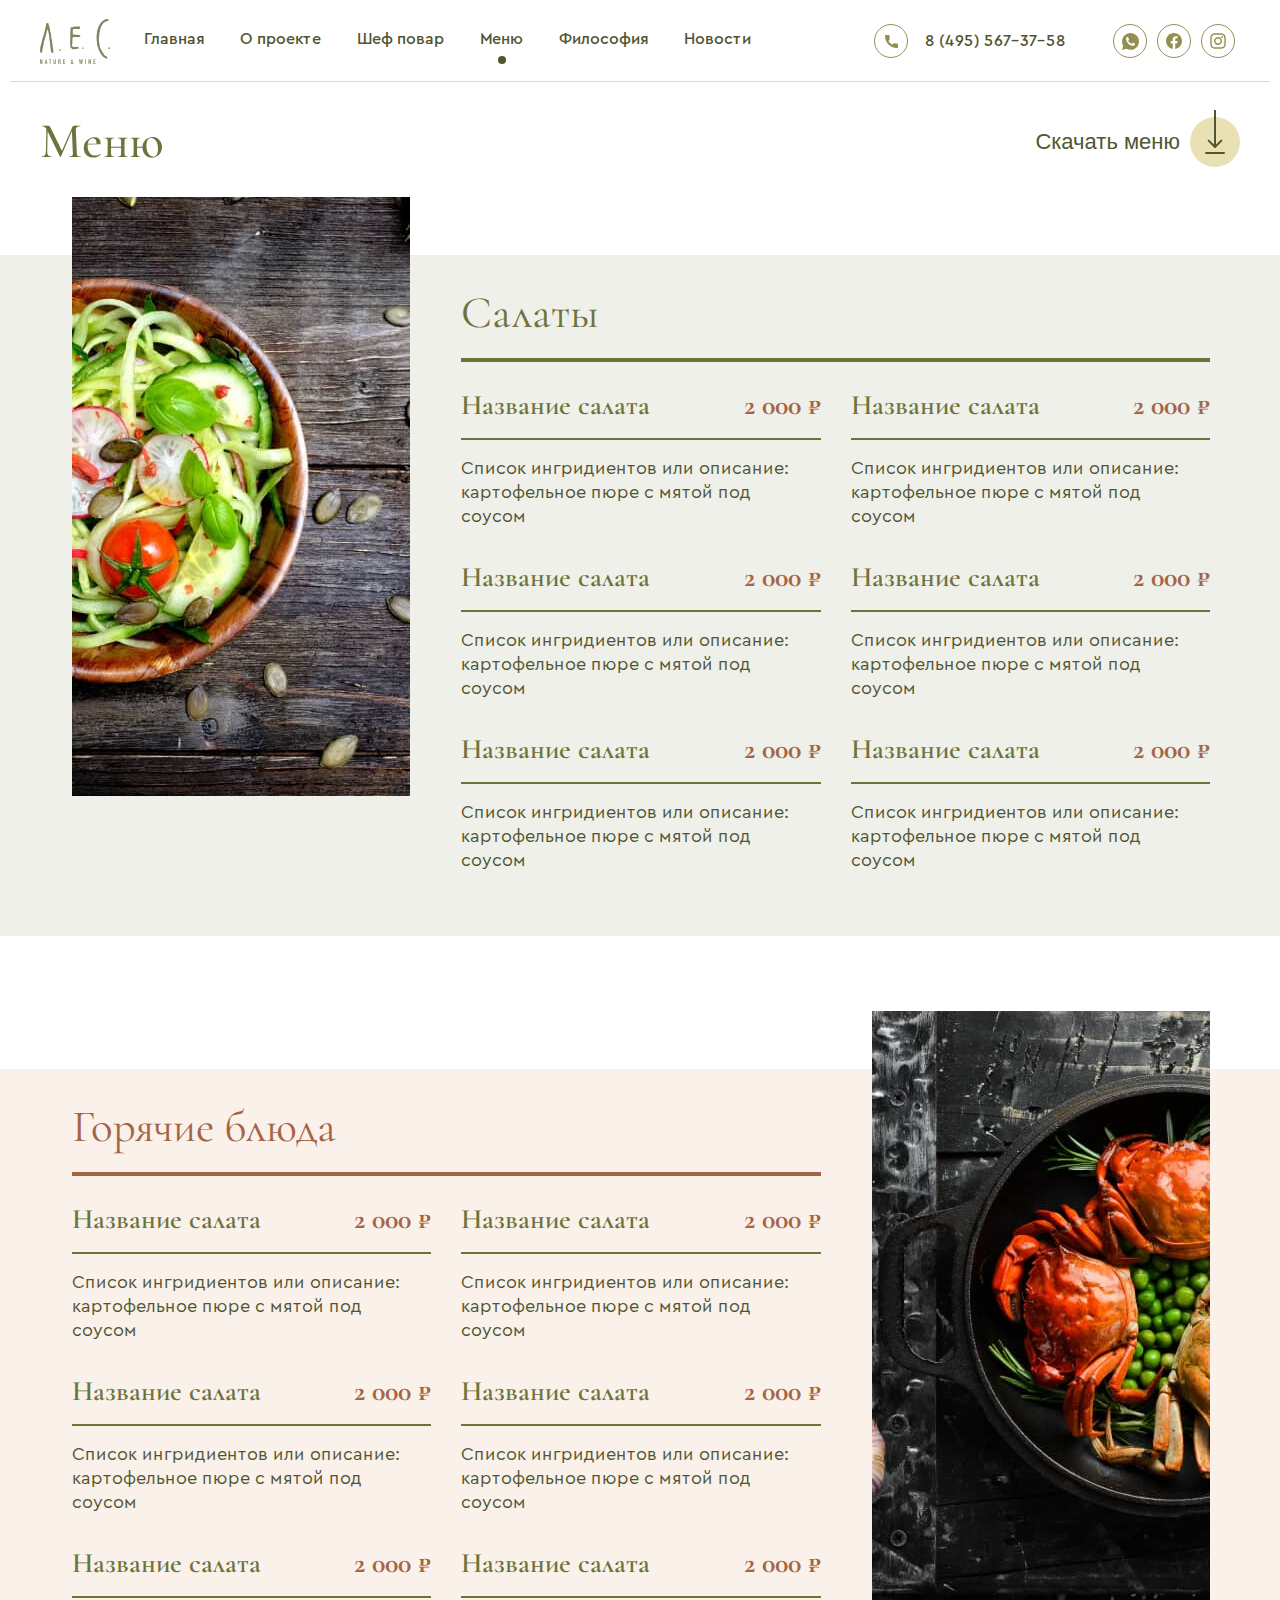
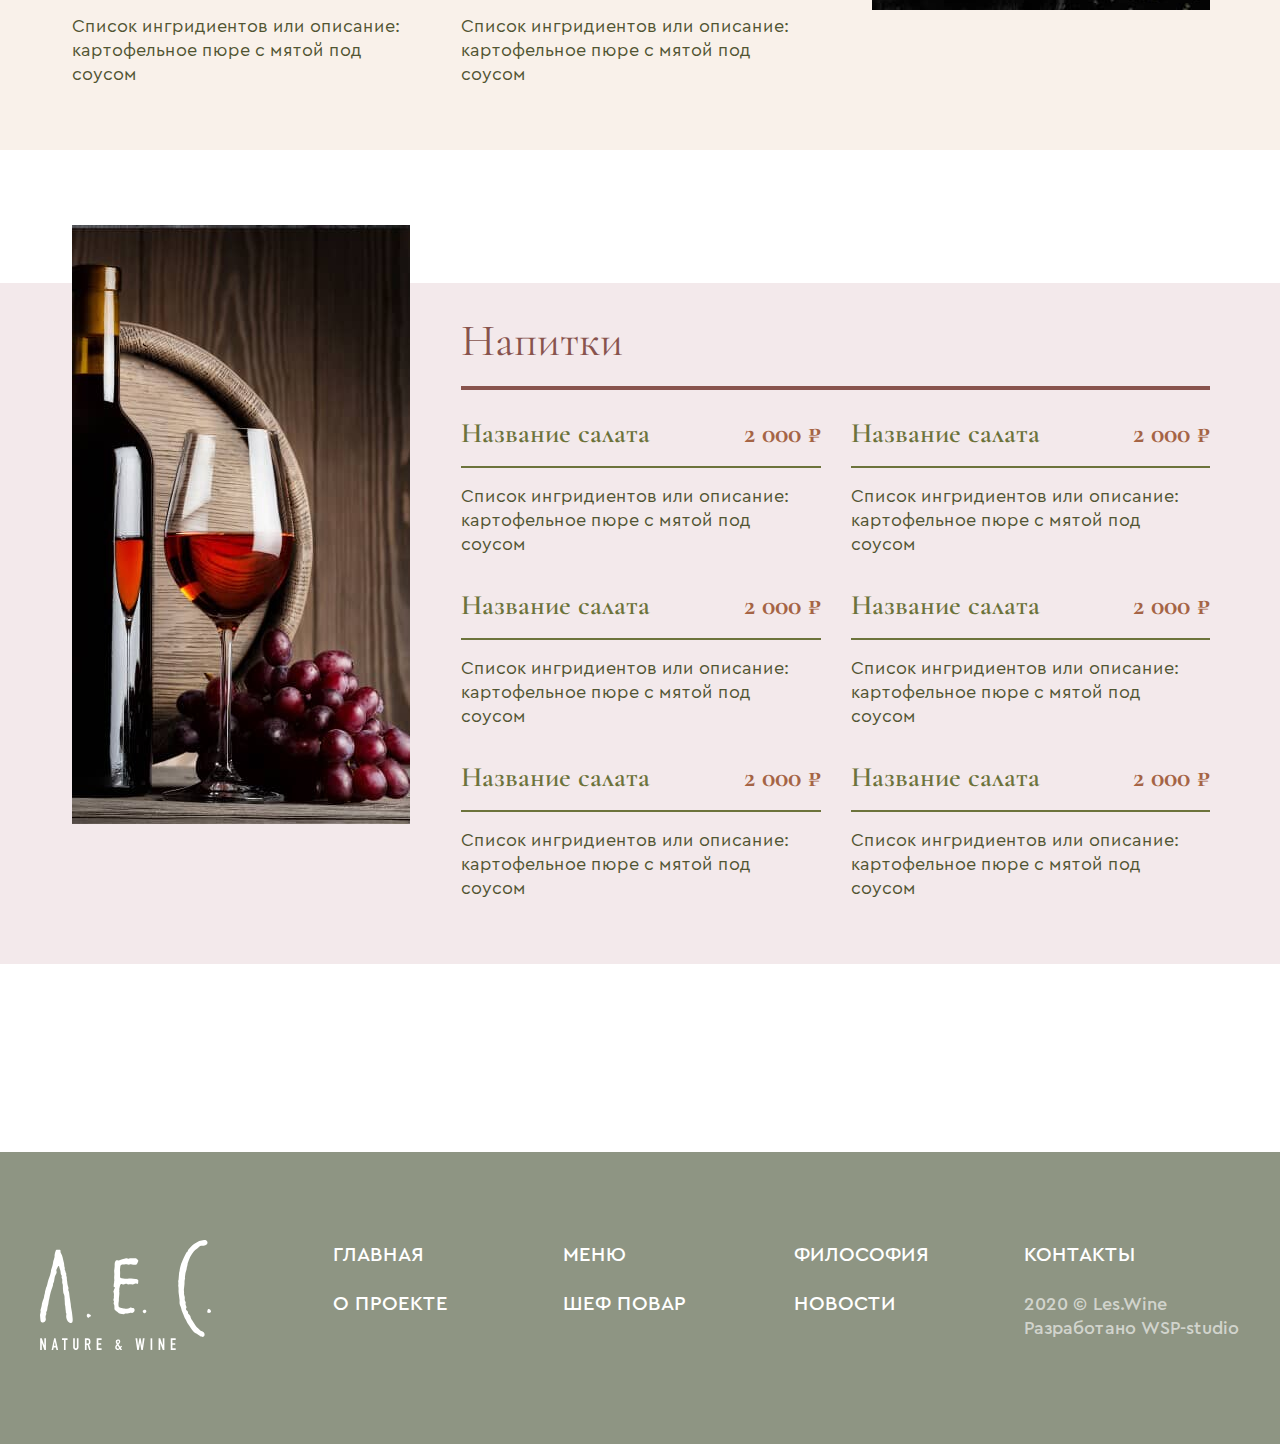
<file: menu.html>
<!DOCTYPE html>
<html lang="ru">
<head>
  <meta charset="UTF-8">
  <meta name="viewport" content="width=device-width, initial-scale=1.0">
  <link rel="shortcut icon" href="./img/fav.ico" type="image/x-icon"/>
  <link rel="stylesheet" href="./bootstrap.min.css">
  <link rel="stylesheet" href="./style.min.css">
  <title>Меню</title>
</head>

<body class="page-menu">

<div class="wrap-navbar">
  <div class="container-xl">

    <nav class="navbar navbar-expand-lg navbar-light px-0">

      <a class="navbar-brand" href="index.html">
        <svg width="70" height="45" viewBox="0 0 70 45" fill="none" xmlns="http://www.w3.org/2000/svg">
          <path
            d="M0 30.7264C0.0623303 30.4771 0.145437 30.0408 0.228544 29.6045C0.249321 29.4798 0.311652 29.3136 0.270099 29.2097C0.103884 28.7526 0.311652 28.3371 0.415535 27.9216C0.519419 27.506 0.664857 27.1113 0.70641 26.6958C0.789518 25.7608 1.12195 24.9297 1.45437 24.0779C1.55826 23.8078 1.64136 23.5377 1.66214 23.2468C1.66214 22.9559 1.74525 22.6858 1.80758 22.395C1.86991 22.1249 2.01535 21.834 2.01535 21.5639C1.99457 20.8575 2.41011 20.2342 2.45166 19.5485C2.45166 19.5278 2.45166 19.507 2.47244 19.4862C2.88797 18.8837 2.9503 18.1565 3.11652 17.4709C3.44895 16.0165 4.13458 14.666 4.40468 13.2116C4.40468 13.1701 4.44623 13.1285 4.44623 13.087C4.42545 12.152 4.94487 11.3417 5.11108 10.4483C5.19419 9.9289 5.36041 9.40948 5.40196 8.89007C5.46429 8.26676 5.79672 7.72657 5.9006 7.12404C5.92138 7.04093 5.96293 6.95783 5.96293 6.87472C5.87983 6.06443 6.12915 5.33724 6.35769 4.58928C6.50313 4.15296 6.60701 4.0283 7.04332 4.00753C7.3342 3.98675 7.62507 3.98675 7.91595 4.00753C8.28993 4.0283 8.43537 4.13219 8.39382 4.48539C8.35226 4.96326 8.53925 5.35801 8.74702 5.75277C9.16255 6.52151 9.32877 7.37336 9.49498 8.22521C9.57809 8.61997 9.70275 8.99395 9.80664 9.36793C9.97285 10.012 9.84819 10.6976 10.1391 11.3209C10.2429 11.5703 10.0352 11.9442 10.1391 12.2143C10.2429 12.5052 10.4715 12.7338 10.4507 13.0662C10.4507 13.1493 10.4715 13.2532 10.513 13.3155C10.7624 13.6272 10.8455 13.9596 10.7208 14.3544C10.7 14.4375 10.7208 14.5413 10.7624 14.6037C11.0117 15.0815 10.9909 15.601 10.9909 16.1204C10.9909 16.3281 11.074 16.5567 11.0948 16.7645C11.1571 17.18 11.1779 17.5955 11.2402 18.0111C11.2818 18.3227 11.3441 18.6136 11.448 18.9252C11.5934 19.3616 11.8012 19.7979 11.5519 20.2757C11.5103 20.3588 11.5727 20.5251 11.635 20.6497C11.9674 21.3146 11.9882 22.021 12.0505 22.7274C12.0921 23.0598 12.1336 23.3922 12.196 23.7247C12.2167 23.9117 12.2791 24.1194 12.2998 24.3064C12.3622 24.8051 12.4245 25.3245 12.5076 25.8231C12.5284 25.9893 12.5907 26.1763 12.5907 26.3425C12.5699 26.9451 12.7362 27.6099 12.84 28.1917C12.9232 28.6488 13.0063 29.1266 13.0686 29.5837C13.1517 30.1239 13.1932 30.6641 13.2556 31.2251C13.3179 31.8899 13.8581 34.487 12.2998 33.9261C11.8635 33.7599 11.448 33.5521 11.2402 33.0742C10.9494 32.4301 10.6585 31.8068 10.7 31.1004C10.7 30.9134 10.7624 30.7057 10.7831 30.5187C10.8039 30.3525 10.8455 30.1031 10.7624 30.02C10.4715 29.7499 10.5962 29.3967 10.5546 29.0851C10.3884 28.2125 10.4715 27.3191 10.2014 26.4464C10.1183 26.1971 10.1806 25.927 10.1598 25.6569C10.1391 25.2414 10.0975 24.8051 10.0767 24.3895C10.056 24.2025 10.0144 24.0363 10.0352 23.8493C10.1183 23.1429 9.91052 22.5196 9.64042 21.9171C9.55731 21.7301 9.55731 21.5223 9.51576 21.3353C9.34955 20.3796 9.34955 19.4239 9.34955 18.4682C9.34955 18.3227 9.28722 18.1565 9.22489 18.0111C9.0379 17.5748 9.03789 17.1384 9.10022 16.6814C9.16255 16.3489 9.121 16.0788 8.97556 15.788C8.8509 15.5386 8.74702 15.2685 8.89246 14.9569C8.95479 14.8322 8.87168 14.5829 8.78857 14.4582C8.47692 14.0635 8.45615 13.5856 8.43537 13.1285C8.41459 12.7545 8.33148 12.4429 8.18605 12.1105C8.04061 11.778 7.97828 11.3833 7.8744 11.0301C7.85362 10.9677 7.87439 10.8846 7.85362 10.8431C7.79129 10.76 7.70818 10.6769 7.62508 10.6353C7.58352 10.6145 7.45886 10.6976 7.41731 10.76C7.16799 11.2378 6.93944 11.7157 6.7109 12.1936C6.66934 12.2975 6.64857 12.4844 6.7109 12.5883C6.98099 13.2532 6.69012 13.8142 6.35769 14.3544C6.14992 14.666 6.08759 14.9984 6.00449 15.3309C5.8175 16.1204 5.85905 16.9722 5.44351 17.7202C5.38118 17.8033 5.36041 17.928 5.36041 18.0318C5.38118 18.4266 5.25652 18.7798 5.13186 19.133C4.84099 19.9433 4.55011 20.7536 4.32157 21.6054C4.09302 22.4781 3.92681 23.3715 3.7606 24.2856C3.69826 24.5973 3.5736 24.8882 3.55283 25.179C3.4905 25.9478 3.32428 26.6542 3.09574 27.3814C2.97108 27.8177 3.01263 28.3163 2.90875 28.7734C2.84642 29.0643 2.61787 29.3136 2.53477 29.6045C2.45166 29.8954 2.72176 30.1862 2.53477 30.4979C2.20234 31.0173 2.24389 31.5783 2.36855 32.1808C2.53477 33.0119 1.76603 33.8222 0.893402 33.7806C0.747964 33.7806 0.58175 33.6975 0.498643 33.5936C0.373982 33.4274 0.249321 33.1989 0.228544 32.9911C0.103884 32.3055 0.0623303 31.6198 0 30.7264Z"
            fill="#79885F"/>
          <path
            d="M57.1152 24.6386C57.0113 23.8491 56.9074 23.0596 56.8035 22.27C56.7412 21.7714 56.6373 21.2728 56.6581 20.7741C56.6996 20.1093 56.7204 19.4652 56.5542 18.8003C56.4918 18.5718 56.5957 18.3017 56.5957 18.0524C56.5957 17.7823 56.6373 17.5122 56.575 17.2421C56.5126 16.972 56.4918 16.7434 56.6165 16.5149C56.7204 16.2656 56.6996 15.9955 56.7204 15.7254C56.7619 14.9774 56.8451 14.2294 56.9074 13.4815C56.9074 13.4607 56.9074 13.4399 56.9074 13.4191C57.1775 12.7958 57.0944 12.1102 57.2814 11.4661C57.3645 11.1545 57.4684 10.8636 57.5307 10.5519C57.6346 10.0117 57.8423 9.51311 58.0709 9.01446C58.341 8.45349 58.5487 7.85096 58.8188 7.28999C59.1513 6.58358 59.4837 5.87717 59.8369 5.19154C59.8785 5.10843 59.92 5.00455 59.9823 4.98377C60.3355 4.87989 60.4187 4.60979 60.5225 4.29814C60.6264 4.02804 60.7926 3.77872 61.0004 3.57095C61.6445 2.90609 62.247 2.17891 63.0158 1.65949C63.7014 1.2024 64.3662 0.724532 65.135 0.412881C65.4466 0.28822 65.7583 0.184338 66.1115 0.184338C66.4439 0.184338 66.7764 0.080454 67.1088 0.0181237C67.6074 -0.0649833 68.1061 0.142784 68.3554 0.537543C68.7917 1.26473 68.3346 1.90881 67.649 2.11658C67.1296 2.28279 66.6101 2.42823 66.0492 2.38667C65.696 2.34512 65.3843 2.49056 65.135 2.76066C64.6571 3.28008 64.0546 3.6125 63.5144 4.06959C63.2235 4.29814 62.9534 4.58901 62.7457 4.87989C62.2678 5.54474 61.7691 6.2096 61.4159 6.93679C61.0004 7.76786 60.7303 8.68203 60.3979 9.57544C60.4394 10.365 59.9823 11.0714 59.9823 11.8609C59.9823 12.0063 59.92 12.1518 59.8785 12.2764C59.5876 13.0659 59.4006 13.8762 59.359 14.7281C59.3383 15.0397 59.2136 15.3306 59.359 15.6423C59.4006 15.7461 59.2967 15.9123 59.2552 16.0578C59.0682 16.7019 59.1513 17.3459 59.1097 18.0108C59.0474 18.6964 58.9643 19.3821 58.8812 20.0677C58.8812 20.13 58.8604 20.1924 58.8604 20.2547C58.8396 20.7741 59.0058 21.2728 58.9227 21.813C58.8604 22.2077 59.0889 22.6648 59.172 23.1011C59.2136 23.3712 59.2967 23.6621 59.2344 23.9114C59.1097 24.3893 59.2552 24.784 59.4629 25.158C59.6084 25.4281 59.7122 25.6774 59.5668 25.9891C59.5045 26.1137 59.5253 26.3215 59.5876 26.4877C59.6499 26.7163 59.733 26.9656 59.8577 27.1734C60.0239 27.4435 59.9616 27.672 59.7954 27.9213C59.6084 28.1706 59.6915 28.3992 59.8785 28.607C59.9823 28.7108 60.0862 28.8147 60.1901 28.9186C60.4394 29.1264 60.6056 29.3757 60.5433 29.7497C60.5018 29.9782 60.6264 30.1444 60.7926 30.3106C61.0004 30.5392 61.2082 30.7885 61.3952 31.0378C61.4575 31.1209 61.5406 31.204 61.5406 31.3079C61.6237 31.8897 61.9561 32.3675 62.247 32.8454C62.7249 33.6765 63.3066 34.466 63.826 35.2763C63.9299 35.4425 64.0338 35.5879 64.1793 35.7334C64.6363 36.1697 65.0934 36.606 65.5921 37.0008C65.7998 37.167 66.0907 37.2501 66.3193 37.3747C66.5478 37.4994 66.7763 37.6033 66.9633 37.7695C67.462 38.2266 67.462 39.0369 66.9633 39.494C66.8595 39.5771 66.6725 39.681 66.5686 39.6602C66.2362 39.5355 65.8622 39.5979 65.5505 39.3485C65.1142 39.0161 64.5948 38.8291 64.2208 38.3928C64.1377 38.3097 64.013 38.2474 63.8884 38.2058C63.0573 37.8526 62.5587 37.1254 62.0185 36.4606C61.686 36.0243 61.3952 35.5672 61.0835 35.1101C60.7926 34.6945 60.481 34.2998 60.2317 33.8635C59.9823 33.4479 59.8161 32.9908 59.6084 32.5545C59.4837 32.2844 59.2967 32.0559 59.172 31.7858C58.9643 31.3287 58.7981 30.8508 58.6111 30.3938C58.4864 30.0613 58.3618 29.7289 58.2163 29.4172C58.0293 29.0433 57.8839 28.6485 57.8216 28.233C57.78 27.8798 57.6138 27.5473 57.5099 27.2149C57.3852 26.8202 57.1775 26.4254 57.1152 26.0306C57.0528 25.6151 57.0944 25.1788 57.0944 24.7633C57.0944 24.6594 57.0944 24.6386 57.1152 24.6386Z"
            fill="#79885F"/>
          <path
            d="M34.5101 27.9835C34.7594 28.0251 35.0087 28.0874 35.2372 28.1082C35.7567 28.1913 36.2345 28.0874 36.6708 27.8173C36.9409 27.6511 37.1903 27.568 37.4811 27.755C37.6266 27.8588 37.772 27.8796 37.959 27.8173C38.333 27.7134 38.3122 27.755 38.5407 28.1289C38.8108 28.586 38.7485 28.96 38.4784 29.3755C38.2291 29.7287 37.9382 29.9365 37.4811 29.8326C37.2526 29.7911 36.9617 29.8119 36.7332 29.895C36.2969 30.0612 35.8813 30.0612 35.4242 30.0404C35.0918 30.0196 34.7594 29.9573 34.5101 30.2897C34.4685 30.3521 34.3231 30.4144 34.2192 30.3936C33.305 30.3105 32.3701 30.2482 31.7052 29.4586C31.539 29.2717 31.3104 29.147 31.1027 29.0016C30.6664 28.7315 30.3547 28.399 30.4378 27.8173C30.4586 27.6095 30.4378 27.4017 30.4378 27.1732C30.4378 26.8616 30.417 26.5499 30.23 26.259C30.0638 26.0097 30.0223 25.7604 30.2093 25.4903C30.3132 25.3448 30.3547 25.1786 30.23 25.0332C29.9599 24.7423 30.0223 24.3891 30.1262 24.0775C30.2093 23.745 30.3132 23.4334 30.2093 23.101C30.1885 23.0386 30.1885 22.9763 30.2093 22.914C30.3547 22.3114 30.23 21.7297 30.0431 21.1479C30.0223 21.0856 30.0015 21.0025 30.0223 20.9817C30.3547 20.6493 30.2093 20.0883 30.5625 19.7351C30.7287 19.5689 30.6871 19.465 30.4794 19.3404C30.0431 19.091 30.0431 19.091 30.1469 18.634C30.1677 18.5716 30.1677 18.5093 30.1885 18.447C30.2716 18.2392 30.0431 18.0522 30.2508 17.8237C30.3755 17.6782 30.2924 17.3666 30.3132 17.1173C30.3339 16.8887 30.3963 16.6602 30.417 16.4524C30.417 16.3485 30.3755 16.2446 30.3755 16.1407C30.3547 15.7044 30.2716 15.2473 30.3547 14.8318C30.4586 14.2708 30.4378 13.7099 30.3547 13.1489C30.2924 12.7541 30.3339 12.297 30.4378 11.9023C30.604 11.2166 30.5209 10.5102 30.5417 9.8246C30.5417 9.45062 30.6248 9.11819 30.791 8.78577C31.0403 8.3079 31.2273 8.22479 31.7883 8.32868C31.9961 8.37023 32.2869 8.37023 32.4739 8.28713C33.2427 7.91314 34.053 7.78848 34.8633 7.60149C35.2372 7.51838 35.5904 7.4145 35.9437 7.66382C36.006 7.70538 36.193 7.6846 36.2969 7.62227C36.5877 7.45605 36.8994 7.45605 37.211 7.45605C37.8136 7.47683 38.3953 7.45605 38.9978 7.47683C39.1848 7.47683 39.3926 7.51838 39.5172 7.62227C39.7666 7.83003 40.0159 8.07936 40.2029 8.37023C40.2652 8.47412 40.1613 8.72344 40.099 8.88965C39.9951 9.15975 39.8497 9.42985 39.7042 9.67917C39.538 9.94927 39.3303 10.1986 38.9563 10.157C38.4784 10.1155 37.9798 10.1155 37.5227 9.99082C37.1903 9.90771 36.8994 9.90771 36.6085 10.0324C36.3592 10.1363 36.1514 10.157 35.8813 10.0532C35.445 9.88694 35.0087 9.8246 34.5308 10.0116C34.3231 10.0947 34.0737 10.0116 33.8452 10.0532C33.6374 10.0739 33.4297 10.1155 33.2427 10.1778C32.9726 10.2817 32.8687 10.4895 32.8687 10.7803C32.8479 11.1543 32.7856 11.5283 32.744 11.9023C32.7233 12.0269 32.7233 12.1516 32.7233 12.2555C32.744 12.671 32.7856 13.0658 32.7856 13.4813C32.7856 13.98 32.7233 14.4786 32.744 14.9772C32.7856 15.4759 32.8895 15.5798 33.3881 15.6213C33.8452 15.6629 34.3023 15.7252 34.7594 15.8083C35.1541 15.8706 35.5489 15.8914 35.9437 15.8291C36.4007 15.746 36.8786 15.7252 37.3149 15.7875C37.959 15.8914 38.6031 16.0369 39.2472 15.9953C39.538 15.9745 39.7874 16.0576 40.0159 16.2446C40.099 16.307 40.2029 16.4108 40.2029 16.4939C40.2029 16.8887 40.2029 17.2835 40.1406 17.6782C40.099 17.9275 39.8705 18.0314 39.5796 17.9068C39.2679 17.7613 39.0186 17.8652 38.7485 17.9483C38.333 18.0938 37.8967 18.3223 37.4188 18.073C37.3772 18.0522 37.2941 18.0522 37.2318 18.073C36.837 18.0938 36.4215 18.1561 36.0268 18.1561C35.8813 18.1561 35.7359 18.1145 35.6112 18.0314C35.3411 17.886 35.1126 17.9068 34.8217 18.0314C34.4269 18.2184 34.0322 18.26 33.6167 18.0522C33.2427 17.8652 32.8271 18.1353 32.744 18.5716C32.6609 18.9872 32.557 19.3819 32.4532 19.7975C32.4324 19.9221 32.3701 20.0468 32.4116 20.1507C32.4947 20.4 32.5155 20.6285 32.4116 20.8986C32.3701 21.0025 32.4116 21.1479 32.4324 21.2518C32.4532 21.4388 32.4947 21.6258 32.4739 21.8128C32.4532 22.2283 32.4116 22.6231 32.37 23.0386C32.3285 23.3918 32.2662 23.745 32.2662 24.0982C32.2869 24.4515 32.3077 24.7839 32.2246 25.1371C32.1623 25.4695 32.1 25.8019 32.1 26.1344C32.1 26.5083 32.1207 26.8616 32.1831 27.2355C32.2038 27.3602 32.3493 27.5264 32.4532 27.5472C33.1596 27.7757 33.8036 28.0666 34.5101 27.9835Z"
            fill="#79885F"/>
          <path
            d="M20.0286 30.2482C19.904 30.1028 19.6546 30.1028 19.5092 30.2067C19.2183 30.4144 19.0729 30.8092 19.156 31.1624C19.2391 31.5156 19.5508 31.7857 19.904 31.8273C20.1325 31.5364 20.4649 31.3078 20.8182 31.204C20.9844 30.7261 20.4234 30.1859 19.9455 30.3729"
            fill="#79885F"/>
          <path
            d="M43.2158 28.6274C42.821 28.3158 42.1354 28.5859 42.0315 29.0637C41.9276 29.5624 42.4678 30.061 42.9457 29.9364C43.2366 29.8533 43.4651 29.6039 43.5067 29.2923C43.5274 29.0014 43.3612 28.6898 43.0911 28.5651"
            fill="#79885F"/>
          <path
            d="M69.7061 28.5448C69.4568 28.337 69.1244 28.1085 68.8543 28.2539C68.7296 28.3162 68.6465 28.4409 68.5842 28.5863C68.418 28.9187 68.3764 29.3135 68.4595 29.6875C68.8335 29.916 69.3529 29.9784 69.7061 29.7083C70.0593 29.4382 70.0593 28.7733 69.6438 28.6071"
            fill="#79885F"/>
          <path
            d="M0.0625 44.9583V40.2212H0.727356L1.74542 43.0676H1.76619V40.2212H2.43105V44.9583H1.78697L0.76891 42.1119H0.748132V44.9583H0.0625Z"
            fill="#79885F"/>
          <path
            d="M4.7373 44.9583L5.79692 40.2212H6.35789L7.41751 44.9583H6.73188L6.52411 43.9402H5.60993L5.40216 44.9583H4.7373ZM6.39945 43.2962L6.06702 41.5925H6.04624L5.71382 43.2962H6.39945Z"
            fill="#79885F"/>
          <path d="M9.8071 44.9583V40.8653H9.01758V40.2212H11.2615V40.8653H10.472V44.9583H9.8071Z" fill="#79885F"/>
          <path
            d="M15.7489 40.2212V43.8779C15.7489 44.0233 15.7282 44.1688 15.6658 44.3142C15.6035 44.4389 15.5412 44.5635 15.4373 44.6674C15.3334 44.7713 15.2087 44.8544 15.0841 44.896C14.9594 44.9583 14.814 44.9791 14.6686 44.9791C14.5231 44.9791 14.3777 44.9583 14.253 44.896C14.1284 44.8336 14.0037 44.7505 13.8998 44.6674C13.7959 44.5635 13.7128 44.4597 13.6505 44.3142C13.5882 44.1896 13.5674 44.0441 13.5674 43.8779V40.2212H14.253V43.8156C14.253 43.9818 14.2946 44.1064 14.3777 44.1896C14.4608 44.2727 14.5647 44.3142 14.6686 44.3142C14.7932 44.3142 14.8971 44.2727 14.9594 44.1896C15.0425 44.1064 15.0841 43.9818 15.0841 43.8156V40.2212H15.7489Z"
            fill="#79885F"/>
          <path
            d="M18.3672 44.9583V40.2212H19.4476C20.2371 40.2212 20.6526 40.6783 20.6526 41.6132C20.6526 41.8833 20.6111 42.1327 20.528 42.3196C20.4449 42.5066 20.2994 42.6729 20.0709 42.7975L20.7981 44.9583H20.0917L19.4684 42.943H19.0528V44.9583H18.3672ZM19.0528 40.8653V42.3404H19.4476C19.5722 42.3404 19.6553 42.3196 19.7385 42.2989C19.8008 42.2573 19.8631 42.2158 19.9047 42.1534C19.9462 42.0911 19.967 42.008 19.9878 41.9249C20.0086 41.8418 20.0086 41.7379 20.0086 41.6132C20.0086 41.4886 20.0086 41.3847 19.9878 41.3016C19.967 41.2185 19.9462 41.1354 19.9047 41.073C19.8216 40.9484 19.6553 40.8861 19.4268 40.8861H19.0528V40.8653Z"
            fill="#79885F"/>
          <path
            d="M23.1865 44.9583V40.2212H25.2019V40.8653H23.8722V42.2573H25.0357V42.8806H23.8722V44.2727H25.2019V44.9583H23.1865Z"
            fill="#79885F"/>
          <path
            d="M32.8897 44.9585L32.6612 44.6053C32.5365 44.7299 32.3911 44.8338 32.2457 44.8962C32.1002 44.9585 31.934 45 31.747 45C31.6224 45 31.4977 44.9793 31.373 44.9169C31.2484 44.8546 31.1445 44.7923 31.0614 44.6884C30.9783 44.6053 30.8952 44.4806 30.8536 44.356C30.8121 44.2105 30.7705 44.0651 30.7705 43.8989C30.7705 43.6288 30.8328 43.4002 30.9575 43.2132C31.0822 43.0262 31.2276 42.8393 31.4146 42.673C31.2899 42.5068 31.2068 42.3406 31.1237 42.1536C31.0406 41.9666 30.999 41.7796 30.999 41.5926C30.999 41.468 31.0198 41.3433 31.0614 41.2394C31.1029 41.1356 31.1653 41.0317 31.2276 40.9486C31.3107 40.8655 31.3938 40.8031 31.5185 40.7616C31.6431 40.72 31.7678 40.6785 31.934 40.6785C32.0794 40.6785 32.2041 40.6992 32.3288 40.7408C32.4327 40.7823 32.5365 40.8447 32.5989 40.9278C32.7443 41.094 32.8274 41.3018 32.8274 41.5303C32.8274 41.7589 32.7651 41.9666 32.6196 42.1744C32.4742 42.3822 32.3288 42.5484 32.1418 42.7354C32.1833 42.7977 32.2249 42.86 32.2872 42.9431C32.3288 43.0262 32.3911 43.1094 32.4534 43.1925C32.5573 43.3795 32.682 43.5664 32.7859 43.7119L33.1598 43.2132L33.5754 43.5041L33.0767 44.1482L33.5961 44.9585H32.8897ZM31.373 43.8573C31.373 44.0235 31.4146 44.169 31.5185 44.2728C31.6224 44.3975 31.7262 44.4391 31.8717 44.4391C31.9756 44.4391 32.0794 44.3975 32.1625 44.3352C32.2457 44.2729 32.3288 44.2105 32.3703 44.1482L31.7262 43.1094C31.6224 43.2132 31.5392 43.3171 31.4769 43.4418C31.4146 43.5872 31.373 43.7119 31.373 43.8573ZM31.6224 41.5926C31.6224 41.6965 31.6431 41.8004 31.7055 41.9251C31.747 42.0497 31.8093 42.1536 31.8925 42.2783C31.934 42.2367 31.9756 42.1952 32.0171 42.1328C32.0587 42.0913 32.1002 42.029 32.1418 41.9666C32.1833 41.9043 32.2249 41.842 32.2457 41.7589C32.2664 41.6758 32.2872 41.6134 32.2872 41.5303C32.2872 41.4472 32.2664 41.3641 32.2041 41.3018C32.1418 41.2394 32.0587 41.1979 31.9548 41.1979C31.8509 41.1979 31.7678 41.2394 31.7055 41.3225C31.6431 41.4057 31.6224 41.4888 31.6224 41.5926Z"
            fill="#79885F"/>
          <path
            d="M42.7796 40.2212L42.0732 44.9583H41.4499L40.9305 41.8833H40.9097L40.411 44.9583H39.767L39.0605 40.2212H39.7877L40.1202 43.2338L40.6604 40.2212H41.1798L41.7407 43.2962L42.0732 40.2212H42.7796Z"
            fill="#79885F"/>
          <path d="M45.9171 40.2212H45.2314V44.9583H45.9171V40.2212Z" fill="#79885F"/>
          <path
            d="M48.5137 44.9583V40.2212H49.1785L50.1966 43.0676H50.2174V40.2212H50.8822V44.9583H50.2381L49.2201 42.1119H49.1993V44.9583H48.5137Z"
            fill="#79885F"/>
          <path
            d="M53.4795 44.9583V40.2212H55.5156V40.8653H54.1651V42.2573H55.3286V42.8806H54.1651V44.2727H55.5156V44.9583H53.4795Z"
            fill="#79885F"/>
        </svg>
      </a>

      <button class="navbar-toggler border-0 order-1 order-lg-0" type="button" data-toggle="collapse" data-target="#navbarSupportedContent"
              aria-controls="navbarSupportedContent" aria-expanded="false" aria-label="Toggle navigation">
        <span class="navbar-toggler-icon"></span>
      </button>

      <div class="collapse navbar-collapse order-1 order-lg-0" id="navbarSupportedContent">
        <ul class="navbar-nav mr-auto text-center align-items-center align-content-md-start">
          <li class="nav-item">
            <a class="nav-link" href="index.html">Главная</a>
          </li>
          <li class="nav-item">
            <a class="nav-link" href="about.html">О проекте</a>
          </li>
          <li class="nav-item">
            <a class="nav-link" href="chef.html">Шеф повар</a>
          </li>
          <li class="nav-item nav-item-active">
            <a class="nav-link" href="menu.html">Меню</a>
          </li>
          <li class="nav-item">
            <a class="nav-link" href="philosophy.html">Философия</a>
          </li>
          <li class="nav-item">
            <a class="nav-link" href="news.html">Новости</a>
          </li>
          <li class="nav-item d-sm-none">
            <a class="phone-num  d-flex justify-content-center" href="tel:84955673758">
              <div class="nav-icon">
                <svg width="13" height="13" viewBox="0 0 13 13" fill="none" xmlns="http://www.w3.org/2000/svg">
                  <path
                    d="M11.9736 8.55949C11.1718 8.55949 10.3863 8.43426 9.64188 8.18863C9.27861 8.06339 8.866 8.15988 8.62723 8.40349L7.15137 9.51809C5.45795 8.61423 4.37416 7.53112 3.48264 5.85001L4.56711 4.40906C4.84011 4.13606 4.93796 3.73647 4.82096 3.36221C4.57327 2.613 4.44738 1.82685 4.44738 1.02631C4.44738 0.460464 3.98692 0 3.42107 0H1.02631C0.460464 0 0 0.460464 0 1.02631C0 7.62826 5.37174 13 11.9736 13C12.5395 13 13 12.5395 13 11.9736V9.58577C13 9.01998 12.5395 8.55949 11.9736 8.55949Z"
                    fill="#948F51"/>
                </svg>
              </div>
              <span>8 (495) 567-37-58</span>
            </a>
          </li>
          <li class="nav-item d-sm-none">
            <div class="socials d-flex justify-content-center">
              <a class="nav-icon" href="#" target="_blank">
                <svg width="17" height="17" viewBox="0 0 17 17" fill="none" xmlns="http://www.w3.org/2000/svg">
                  <path
                    d="M0 17L1.20257 12.6349C0.462528 11.3584 0.0714815 9.9062 0.0714815 8.42467C0.0714815 3.77917 3.87262 0 8.53574 0C10.8021 0 12.9256 0.878877 14.5234 2.46923C16.1212 4.05958 17 6.17725 17 8.42885C17 13.0743 13.1989 16.8535 8.53574 16.8535H8.53154C7.11452 16.8535 5.72273 16.4978 4.48652 15.8282L0 17Z"
                    fill="#948F51"/>
                  <rect x="4" y="4" width="9" height="9" fill="url(#pattern0)"/>
                  <path fill-rule="evenodd" clip-rule="evenodd"
                        d="M6.28656 4.4168C6.12081 4.01832 5.94655 4.00916 5.7893 4.00458C5.6618 4 5.51304 4 5.36429 4C5.21553 4 4.97753 4.05954 4.77352 4.29772C4.56952 4.53589 4 5.113 4 6.29012C4 7.46266 4.79477 8.59856 4.90528 8.75887C5.01578 8.91917 6.43957 11.4062 8.68788 12.3635C10.5579 13.1605 10.9404 13.0002 11.3442 12.9589C11.748 12.9177 12.6532 12.3818 12.8402 11.823C13.023 11.2643 13.023 10.7879 12.9677 10.6871C12.9125 10.5864 12.7637 10.5268 12.5427 10.4078C12.3217 10.2887 11.2337 9.71156 11.0297 9.62911C10.8257 9.55125 10.6769 9.51002 10.5324 9.7482C10.3837 9.98637 9.95867 10.5223 9.83116 10.6826C9.70366 10.8429 9.57191 10.8612 9.3509 10.7421C9.12989 10.623 8.41587 10.3711 7.5701 9.55583C6.91133 8.92375 6.46507 8.14053 6.33757 7.90236C6.21006 7.66419 6.32482 7.53594 6.43532 7.41686C6.53307 7.31151 6.65632 7.13746 6.76683 7.00005C6.87733 6.86265 6.91558 6.76188 6.98783 6.60157C7.06009 6.44127 7.02608 6.30386 6.97083 6.18477C6.91133 6.07027 6.48207 4.88857 6.28656 4.4168Z"
                        fill="white"/>
                </svg>
              </a>
              <a class="nav-icon" href="#" target="_blank">
                <svg width="16" height="16" viewBox="0 0 16 16" fill="none" xmlns="http://www.w3.org/2000/svg">
                  <path
                    d="M16 8.04873C16 3.60307 12.4187 0 8 0C3.58125 0 0 3.60307 0 8.04873C0 12.0668 2.925 15.3963 6.75 16V10.3753H4.71875V8.04873H6.75V6.2755C6.75 4.2586 7.94375 3.14404 9.77188 3.14404C10.6469 3.14404 11.5625 3.30124 11.5625 3.30124V5.28198H10.5531C9.55938 5.28198 9.25 5.90293 9.25 6.5396V8.04873H11.4688L11.1141 10.3753H9.25V16C13.075 15.3963 16 12.0668 16 8.04873Z"
                    fill="#948F51"/>
                </svg>
              </a>
              <a class="nav-icon" href="#" target="_blank">
                <svg width="16" height="16" viewBox="0 0 16 16" fill="none" xmlns="http://www.w3.org/2000/svg">
                  <path
                    d="M8.01514 1.68385C10.0784 1.68385 10.3206 1.69305 11.1361 1.72983C11.8903 1.76356 12.298 1.88925 12.5709 1.99656C12.9326 2.13758 13.1902 2.30313 13.4599 2.57292C13.7297 2.84271 13.8983 3.10023 14.0363 3.46199C14.1405 3.73484 14.2693 4.14259 14.303 4.89677C14.3398 5.71226 14.349 5.95445 14.349 8.01771C14.349 10.081 14.3398 10.3232 14.303 11.1387C14.2693 11.8928 14.1436 12.3006 14.0363 12.5734C13.8953 12.9352 13.7297 13.1927 13.4599 13.4625C13.1902 13.7323 12.9326 13.9009 12.5709 14.0389C12.298 14.1431 11.8903 14.2719 11.1361 14.3056C10.3206 14.3424 10.0784 14.3516 8.01514 14.3516C5.95188 14.3516 5.70969 14.3424 4.89419 14.3056C4.14001 14.2719 3.73227 14.1462 3.45942 14.0389C3.09765 13.8978 2.84013 13.7323 2.57034 13.4625C2.30056 13.1927 2.13194 12.9352 1.99398 12.5734C1.88974 12.3006 1.76098 11.8928 1.72726 11.1387C1.69047 10.3232 1.68127 10.081 1.68127 8.01771C1.68127 5.95445 1.69047 5.71226 1.72726 4.89677C1.76098 4.14259 1.88668 3.73484 1.99398 3.46199C2.135 3.10023 2.30056 2.84271 2.57034 2.57292C2.84013 2.30313 3.09765 2.13451 3.45942 1.99656C3.73227 1.89232 4.14001 1.76356 4.89419 1.72983C5.70969 1.68998 5.95495 1.68385 8.01514 1.68385ZM8.01514 0.291992C5.91816 0.291992 5.6545 0.301189 4.82981 0.337979C4.00819 0.374768 3.44715 0.506595 2.95663 0.696673C2.44771 0.892881 2.01851 1.1596 1.5893 1.58881C1.16009 2.01802 0.896436 2.45029 0.697161 2.95614C0.507084 3.44666 0.375256 4.00769 0.338467 4.83238C0.301678 5.65401 0.29248 5.91766 0.29248 8.01464C0.29248 10.1116 0.301678 10.3753 0.338467 11.2C0.375256 12.0216 0.507084 12.5826 0.697161 13.0762C0.89337 13.5851 1.16009 14.0143 1.5893 14.4435C2.01851 14.8728 2.45078 15.1364 2.95663 15.3357C3.44715 15.5258 4.00819 15.6576 4.83288 15.6944C5.65757 15.7312 5.91816 15.7404 8.01821 15.7404C10.1183 15.7404 10.3788 15.7312 11.2035 15.6944C12.0252 15.6576 12.5862 15.5258 13.0798 15.3357C13.5887 15.1395 14.0179 14.8728 14.4471 14.4435C14.8763 14.0143 15.14 13.5821 15.3393 13.0762C15.5293 12.5857 15.6612 12.0247 15.6979 11.2C15.7347 10.3753 15.7439 10.1147 15.7439 8.01464C15.7439 5.9146 15.7347 5.65401 15.6979 4.82932C15.6612 4.00769 15.5293 3.44666 15.3393 2.95307C15.143 2.44416 14.8763 2.01495 14.4471 1.58574C14.0179 1.15654 13.5856 0.892881 13.0798 0.693607C12.5893 0.50353 12.0282 0.371702 11.2035 0.334913C10.3758 0.301189 10.1121 0.291992 8.01514 0.291992Z"
                    fill="#948F51"/>
                  <path
                    d="M8.01543 4.05054C5.82648 4.05054 4.04834 5.82561 4.04834 8.01763C4.04834 10.2096 5.82342 11.9847 8.01543 11.9847C10.2075 11.9847 11.9825 10.2096 11.9825 8.01763C11.9825 5.82561 10.2075 4.05054 8.01543 4.05054ZM8.01543 10.5898C6.59292 10.5898 5.4402 9.43708 5.4402 8.01456C5.4402 6.59205 6.59292 5.43933 8.01543 5.43933C9.43795 5.43933 10.5907 6.59205 10.5907 8.01456C10.5907 9.43708 9.43795 10.5898 8.01543 10.5898Z"
                    fill="#948F51"/>
                  <path
                    d="M12.139 4.81754C12.6503 4.81754 13.0649 4.40302 13.0649 3.89168C13.0649 3.38034 12.6503 2.96582 12.139 2.96582C11.6277 2.96582 11.2131 3.38034 11.2131 3.89168C11.2131 4.40302 11.6277 4.81754 12.139 4.81754Z"
                    fill="#948F51"/>
                </svg>
              </a>
            </div>
          </li>
        </ul>
      </div>

      <div class="nav-contacts d-none d-sm-flex order-0 order-lg-1">
        <a class="phone-num" href="tel:84955673758">
          <div class="nav-icon">
            <svg width="13" height="13" viewBox="0 0 13 13" fill="none" xmlns="http://www.w3.org/2000/svg">
              <path
                d="M11.9736 8.55949C11.1718 8.55949 10.3863 8.43426 9.64188 8.18863C9.27861 8.06339 8.866 8.15988 8.62723 8.40349L7.15137 9.51809C5.45795 8.61423 4.37416 7.53112 3.48264 5.85001L4.56711 4.40906C4.84011 4.13606 4.93796 3.73647 4.82096 3.36221C4.57327 2.613 4.44738 1.82685 4.44738 1.02631C4.44738 0.460464 3.98692 0 3.42107 0H1.02631C0.460464 0 0 0.460464 0 1.02631C0 7.62826 5.37174 13 11.9736 13C12.5395 13 13 12.5395 13 11.9736V9.58577C13 9.01998 12.5395 8.55949 11.9736 8.55949Z"
                fill="#948F51"/>
            </svg>
          </div>
          <span>8 (495) 567-37-58</span>
        </a>

        <div class="socials">
          <a class="nav-icon" href="#" target="_blank">
            <svg width="17" height="17" viewBox="0 0 17 17" fill="none" xmlns="http://www.w3.org/2000/svg">
              <path
                d="M0 17L1.20257 12.6349C0.462528 11.3584 0.0714815 9.9062 0.0714815 8.42467C0.0714815 3.77917 3.87262 0 8.53574 0C10.8021 0 12.9256 0.878877 14.5234 2.46923C16.1212 4.05958 17 6.17725 17 8.42885C17 13.0743 13.1989 16.8535 8.53574 16.8535H8.53154C7.11452 16.8535 5.72273 16.4978 4.48652 15.8282L0 17Z"
                fill="#948F51"/>
              <rect x="4" y="4" width="9" height="9" fill="url(#pattern0)"/>
              <path fill-rule="evenodd" clip-rule="evenodd"
                    d="M6.28656 4.4168C6.12081 4.01832 5.94655 4.00916 5.7893 4.00458C5.6618 4 5.51304 4 5.36429 4C5.21553 4 4.97753 4.05954 4.77352 4.29772C4.56952 4.53589 4 5.113 4 6.29012C4 7.46266 4.79477 8.59856 4.90528 8.75887C5.01578 8.91917 6.43957 11.4062 8.68788 12.3635C10.5579 13.1605 10.9404 13.0002 11.3442 12.9589C11.748 12.9177 12.6532 12.3818 12.8402 11.823C13.023 11.2643 13.023 10.7879 12.9677 10.6871C12.9125 10.5864 12.7637 10.5268 12.5427 10.4078C12.3217 10.2887 11.2337 9.71156 11.0297 9.62911C10.8257 9.55125 10.6769 9.51002 10.5324 9.7482C10.3837 9.98637 9.95867 10.5223 9.83116 10.6826C9.70366 10.8429 9.57191 10.8612 9.3509 10.7421C9.12989 10.623 8.41587 10.3711 7.5701 9.55583C6.91133 8.92375 6.46507 8.14053 6.33757 7.90236C6.21006 7.66419 6.32482 7.53594 6.43532 7.41686C6.53307 7.31151 6.65632 7.13746 6.76683 7.00005C6.87733 6.86265 6.91558 6.76188 6.98783 6.60157C7.06009 6.44127 7.02608 6.30386 6.97083 6.18477C6.91133 6.07027 6.48207 4.88857 6.28656 4.4168Z"
                    fill="white"/>
            </svg>
          </a>
          <a class="nav-icon" href="#" target="_blank">
            <svg width="16" height="16" viewBox="0 0 16 16" fill="none" xmlns="http://www.w3.org/2000/svg">
              <path
                d="M16 8.04873C16 3.60307 12.4187 0 8 0C3.58125 0 0 3.60307 0 8.04873C0 12.0668 2.925 15.3963 6.75 16V10.3753H4.71875V8.04873H6.75V6.2755C6.75 4.2586 7.94375 3.14404 9.77188 3.14404C10.6469 3.14404 11.5625 3.30124 11.5625 3.30124V5.28198H10.5531C9.55938 5.28198 9.25 5.90293 9.25 6.5396V8.04873H11.4688L11.1141 10.3753H9.25V16C13.075 15.3963 16 12.0668 16 8.04873Z"
                fill="#948F51"/>
            </svg>
          </a>
          <a class="nav-icon" href="#" target="_blank">
            <svg width="16" height="16" viewBox="0 0 16 16" fill="none" xmlns="http://www.w3.org/2000/svg">
              <path
                d="M8.01514 1.68385C10.0784 1.68385 10.3206 1.69305 11.1361 1.72983C11.8903 1.76356 12.298 1.88925 12.5709 1.99656C12.9326 2.13758 13.1902 2.30313 13.4599 2.57292C13.7297 2.84271 13.8983 3.10023 14.0363 3.46199C14.1405 3.73484 14.2693 4.14259 14.303 4.89677C14.3398 5.71226 14.349 5.95445 14.349 8.01771C14.349 10.081 14.3398 10.3232 14.303 11.1387C14.2693 11.8928 14.1436 12.3006 14.0363 12.5734C13.8953 12.9352 13.7297 13.1927 13.4599 13.4625C13.1902 13.7323 12.9326 13.9009 12.5709 14.0389C12.298 14.1431 11.8903 14.2719 11.1361 14.3056C10.3206 14.3424 10.0784 14.3516 8.01514 14.3516C5.95188 14.3516 5.70969 14.3424 4.89419 14.3056C4.14001 14.2719 3.73227 14.1462 3.45942 14.0389C3.09765 13.8978 2.84013 13.7323 2.57034 13.4625C2.30056 13.1927 2.13194 12.9352 1.99398 12.5734C1.88974 12.3006 1.76098 11.8928 1.72726 11.1387C1.69047 10.3232 1.68127 10.081 1.68127 8.01771C1.68127 5.95445 1.69047 5.71226 1.72726 4.89677C1.76098 4.14259 1.88668 3.73484 1.99398 3.46199C2.135 3.10023 2.30056 2.84271 2.57034 2.57292C2.84013 2.30313 3.09765 2.13451 3.45942 1.99656C3.73227 1.89232 4.14001 1.76356 4.89419 1.72983C5.70969 1.68998 5.95495 1.68385 8.01514 1.68385ZM8.01514 0.291992C5.91816 0.291992 5.6545 0.301189 4.82981 0.337979C4.00819 0.374768 3.44715 0.506595 2.95663 0.696673C2.44771 0.892881 2.01851 1.1596 1.5893 1.58881C1.16009 2.01802 0.896436 2.45029 0.697161 2.95614C0.507084 3.44666 0.375256 4.00769 0.338467 4.83238C0.301678 5.65401 0.29248 5.91766 0.29248 8.01464C0.29248 10.1116 0.301678 10.3753 0.338467 11.2C0.375256 12.0216 0.507084 12.5826 0.697161 13.0762C0.89337 13.5851 1.16009 14.0143 1.5893 14.4435C2.01851 14.8728 2.45078 15.1364 2.95663 15.3357C3.44715 15.5258 4.00819 15.6576 4.83288 15.6944C5.65757 15.7312 5.91816 15.7404 8.01821 15.7404C10.1183 15.7404 10.3788 15.7312 11.2035 15.6944C12.0252 15.6576 12.5862 15.5258 13.0798 15.3357C13.5887 15.1395 14.0179 14.8728 14.4471 14.4435C14.8763 14.0143 15.14 13.5821 15.3393 13.0762C15.5293 12.5857 15.6612 12.0247 15.6979 11.2C15.7347 10.3753 15.7439 10.1147 15.7439 8.01464C15.7439 5.9146 15.7347 5.65401 15.6979 4.82932C15.6612 4.00769 15.5293 3.44666 15.3393 2.95307C15.143 2.44416 14.8763 2.01495 14.4471 1.58574C14.0179 1.15654 13.5856 0.892881 13.0798 0.693607C12.5893 0.50353 12.0282 0.371702 11.2035 0.334913C10.3758 0.301189 10.1121 0.291992 8.01514 0.291992Z"
                fill="#948F51"/>
              <path
                d="M8.01543 4.05054C5.82648 4.05054 4.04834 5.82561 4.04834 8.01763C4.04834 10.2096 5.82342 11.9847 8.01543 11.9847C10.2075 11.9847 11.9825 10.2096 11.9825 8.01763C11.9825 5.82561 10.2075 4.05054 8.01543 4.05054ZM8.01543 10.5898C6.59292 10.5898 5.4402 9.43708 5.4402 8.01456C5.4402 6.59205 6.59292 5.43933 8.01543 5.43933C9.43795 5.43933 10.5907 6.59205 10.5907 8.01456C10.5907 9.43708 9.43795 10.5898 8.01543 10.5898Z"
                fill="#948F51"/>
              <path
                d="M12.139 4.81754C12.6503 4.81754 13.0649 4.40302 13.0649 3.89168C13.0649 3.38034 12.6503 2.96582 12.139 2.96582C11.6277 2.96582 11.2131 3.38034 11.2131 3.89168C11.2131 4.40302 11.6277 4.81754 12.139 4.81754Z"
                fill="#948F51"/>
            </svg>
          </a>
        </div>
      </div>

    </nav>

  </div>
</div>

<div class="menu">

  <div class="container-xl">
    <div class="menu-header">
      <div class="row align-items-center justify-content-between">
        <div class="col-5">
          <h1>Меню</h1>
        </div>
        <div class="col-7">
          <a href="#" target="_blank" class="justify-content-end d-flex align-items-center">
            <p>Скачать меню</p>
            <span>
        <svg width="20" height="44" viewBox="0 0 20 44" fill="none" xmlns="http://www.w3.org/2000/svg">
          <path
            d="M9.29289 37.7071C9.68342 38.0976 10.3166 38.0976 10.7071 37.7071L17.0711 31.3431C17.4616 30.9526 17.4616 30.3195 17.0711 29.9289C16.6805 29.5384 16.0474 29.5384 15.6569 29.9289L10 35.5858L4.34315 29.9289C3.95262 29.5384 3.31946 29.5384 2.92893 29.9289C2.53841 30.3195 2.53841 30.9526 2.92893 31.3431L9.29289 37.7071ZM9 4.37114e-08L9 37L11 37L11 -4.37114e-08L9 4.37114e-08Z"
            fill="#515532"/>
          <rect y="42" width="20" height="2" rx="1" fill="#515532"/>
        </svg>
      </span>
          </a>
        </div>
      </div>
    </div>
  </div>

  <div class="menu-info salad">
    <div class="row">
      <div class="col-md-3 col-lg-4 pr-xl-0">
        <img class="img-fluid" src="./img/salad.jpg" alt="">
      </div>
      <div class="col-md-9 col-lg-8">
        <div class="row">
          <div class="col-12">
            <h2>Cалаты</h2>
          </div>
        </div>
        <div class="row">
          <div class="col-sm-6">
            <div class="dish-block">
              <div class="dish-info d-flex justify-content-between">
                <h4>Название салата</h4>
                <h5>2 000 ₽</h5>
              </div>
              <p>Список ингридиентов или описание: картофельное пюре с мятой под соусом</p>
            </div>
          </div>
          <div class="col-sm-6">
            <div class="dish-block">
              <div class="dish-info d-flex justify-content-between">
                <h4>Название салата</h4>
                <h5>2 000 ₽</h5>
              </div>
              <p>Список ингридиентов или описание: картофельное пюре с мятой под соусом</p>
            </div>
          </div>
          <div class="col-sm-6">
            <div class="dish-block">
              <div class="dish-info d-flex justify-content-between">
                <h4>Название салата</h4>
                <h5>2 000 ₽</h5>
              </div>
              <p>Список ингридиентов или описание: картофельное пюре с мятой под соусом</p>
            </div>
          </div>
          <div class="col-sm-6">
            <div class="dish-block">
              <div class="dish-info d-flex justify-content-between">
                <h4>Название салата</h4>
                <h5>2 000 ₽</h5>
              </div>
              <p>Список ингридиентов или описание: картофельное пюре с мятой под соусом</p>
            </div>
          </div>
          <div class="col-sm-6">
            <div class="dish-block">
              <div class="dish-info d-flex justify-content-between">
                <h4>Название салата</h4>
                <h5>2 000 ₽</h5>
              </div>
              <p>Список ингридиентов или описание: картофельное пюре с мятой под соусом</p>
            </div>
          </div>
          <div class="col-sm-6">
            <div class="dish-block">
              <div class="dish-info d-flex justify-content-between">
                <h4>Название салата</h4>
                <h5>2 000 ₽</h5>
              </div>
              <p>Список ингридиентов или описание: картофельное пюре с мятой под соусом</p>
            </div>
          </div>
        </div>
      </div>
    </div>
  </div>

  <div class="menu-info hot">
    <div class="row">
      <div class="col-md-9 col-lg-8 order-1 order-md-0">
        <div class="row">
          <div class="col-12">
            <h2>Горячие блюда</h2>
          </div>
        </div>
        <div class="row">
          <div class="col-sm-6">
            <div class="dish-block">
              <div class="dish-info d-flex justify-content-between">
                <h4>Название салата</h4>
                <h5>2 000 ₽</h5>
              </div>
              <p>Список ингридиентов или описание: картофельное пюре с мятой под соусом</p>
            </div>
          </div>
          <div class="col-sm-6">
            <div class="dish-block">
              <div class="dish-info d-flex justify-content-between">
                <h4>Название салата</h4>
                <h5>2 000 ₽</h5>
              </div>
              <p>Список ингридиентов или описание: картофельное пюре с мятой под соусом</p>
            </div>
          </div>
          <div class="col-sm-6">
            <div class="dish-block">
              <div class="dish-info d-flex justify-content-between">
                <h4>Название салата</h4>
                <h5>2 000 ₽</h5>
              </div>
              <p>Список ингридиентов или описание: картофельное пюре с мятой под соусом</p>
            </div>
          </div>
          <div class="col-sm-6">
            <div class="dish-block">
              <div class="dish-info d-flex justify-content-between">
                <h4>Название салата</h4>
                <h5>2 000 ₽</h5>
              </div>
              <p>Список ингридиентов или описание: картофельное пюре с мятой под соусом</p>
            </div>
          </div>
          <div class="col-sm-6">
            <div class="dish-block">
              <div class="dish-info d-flex justify-content-between">
                <h4>Название салата</h4>
                <h5>2 000 ₽</h5>
              </div>
              <p>Список ингридиентов или описание: картофельное пюре с мятой под соусом</p>
            </div>
          </div>
          <div class="col-sm-6">
            <div class="dish-block">
              <div class="dish-info d-flex justify-content-between">
                <h4>Название салата</h4>
                <h5>2 000 ₽</h5>
              </div>
              <p>Список ингридиентов или описание: картофельное пюре с мятой под соусом</p>
            </div>
          </div>
        </div>
      </div>
      <div class="col-md-3 col-lg-4 pl-xl-0 order-0 order-md-1 text-right">
        <img class="img-fluid" src="./img/hot.jpg" alt="">
      </div>
    </div>
  </div>

  <div class="menu-info drink">
    <div class="row">
      <div class="col-md-3 col-lg-4 col-xl-4 pr-xl-0">
        <img class="img-fluid" src="./img/drinks.jpg" alt="">
      </div>
      <div class="col-md-9 col-lg-8 col-xl-8">
        <div class="row">
          <div class="col-12">
            <h2>Напитки</h2>
          </div>
        </div>
        <div class="row">
          <div class="col-sm-6">
            <div class="dish-block">
              <div class="dish-info d-flex justify-content-between">
                <h4>Название салата</h4>
                <h5>2 000 ₽</h5>
              </div>
              <p>Список ингридиентов или описание: картофельное пюре с мятой под соусом</p>
            </div>
          </div>
          <div class="col-sm-6">
            <div class="dish-block">
              <div class="dish-info d-flex justify-content-between">
                <h4>Название салата</h4>
                <h5>2 000 ₽</h5>
              </div>
              <p>Список ингридиентов или описание: картофельное пюре с мятой под соусом</p>
            </div>
          </div>
          <div class="col-sm-6">
            <div class="dish-block">
              <div class="dish-info d-flex justify-content-between">
                <h4>Название салата</h4>
                <h5>2 000 ₽</h5>
              </div>
              <p>Список ингридиентов или описание: картофельное пюре с мятой под соусом</p>
            </div>
          </div>
          <div class="col-sm-6">
            <div class="dish-block">
              <div class="dish-info d-flex justify-content-between">
                <h4>Название салата</h4>
                <h5>2 000 ₽</h5>
              </div>
              <p>Список ингридиентов или описание: картофельное пюре с мятой под соусом</p>
            </div>
          </div>
          <div class="col-sm-6">
            <div class="dish-block">
              <div class="dish-info d-flex justify-content-between">
                <h4>Название салата</h4>
                <h5>2 000 ₽</h5>
              </div>
              <p>Список ингридиентов или описание: картофельное пюре с мятой под соусом</p>
            </div>
          </div>
          <div class="col-sm-6">
            <div class="dish-block">
              <div class="dish-info d-flex justify-content-between">
                <h4>Название салата</h4>
                <h5>2 000 ₽</h5>
              </div>
              <p>Список ингридиентов или описание: картофельное пюре с мятой под соусом</p>
            </div>
          </div>
        </div>
      </div>
    </div>
  </div>
</div>

<footer>
  <div class="container-xl">
    <div class="row align-items-center">
      <div class="col-12 col-md-3 text-center text-xl-left mb-lg-0 mb-5">
        <a href="/">
        <span>
          <svg width="172" height="111" viewBox="0 0 172 111" fill="none" xmlns="http://www.w3.org/2000/svg">
<path
  d="M0 75.107C0.152363 74.4976 0.355514 73.431 0.558665 72.3645C0.609453 72.0598 0.761819 71.6535 0.660243 71.3995C0.253941 70.2822 0.761817 69.2664 1.01576 68.2507C1.2697 67.2349 1.62521 66.27 1.72679 65.2542C1.92994 62.9688 2.74254 60.9372 3.55515 58.8549C3.80909 58.1947 4.01224 57.5345 4.06302 56.8234C4.06302 56.1124 4.26618 55.4522 4.41854 54.7411C4.5709 54.0809 4.92642 53.3699 4.92642 52.7096C4.87563 50.9828 5.89139 49.4592 5.99296 47.7832C5.99296 47.7324 5.99296 47.6816 6.04375 47.6308C7.0595 46.158 7.21187 44.3804 7.61817 42.7044C8.43078 39.1493 10.1068 35.8481 10.767 32.2929C10.767 32.1914 10.8686 32.0898 10.8686 31.9882C10.8178 29.7028 12.0875 27.722 12.4938 25.5382C12.6969 24.2685 13.1033 22.9988 13.2048 21.7291C13.3572 20.2054 14.1698 18.885 14.4237 17.4121C14.4745 17.209 14.5761 17.0058 14.5761 16.8027C14.3729 14.8219 14.9824 13.0444 15.5411 11.216C15.8966 10.1495 16.1505 9.84474 17.2171 9.79395C17.9281 9.74316 18.6391 9.74316 19.3502 9.79395C20.2643 9.84474 20.6198 10.0987 20.5183 10.9621C20.4167 12.1302 20.8738 13.0952 21.3817 14.0601C22.3974 15.9393 22.8037 18.0216 23.21 20.1039C23.4132 21.0688 23.7179 21.983 23.9718 22.8972C24.3781 24.4716 24.0734 26.1476 24.7844 27.6712C25.0384 28.2807 24.5305 29.1949 24.7844 29.8551C25.0384 30.5662 25.597 31.1248 25.5463 31.9374C25.5463 32.1406 25.5971 32.3945 25.6986 32.5469C26.3081 33.3087 26.5112 34.1213 26.2065 35.0863C26.1557 35.2894 26.2065 35.5434 26.3081 35.6957C26.9175 36.8638 26.8667 38.1335 26.8667 39.4032C26.8667 39.9111 27.0699 40.4698 27.1207 40.9776C27.2731 41.9934 27.3238 43.0092 27.4762 44.0249C27.5778 44.7867 27.7301 45.4978 27.9841 46.2596C28.3396 47.3261 28.8475 48.3927 28.238 49.5608C28.1364 49.7639 28.2888 50.1702 28.4412 50.475C29.2538 52.1002 29.3046 53.827 29.4569 55.5537C29.5585 56.3663 29.6601 57.1789 29.8124 57.9916C29.8632 58.4486 30.0156 58.9565 30.0664 59.4136C30.2187 60.6325 30.3711 61.9022 30.5743 63.1211C30.625 63.5274 30.7774 63.9845 30.7774 64.3908C30.7266 65.8637 31.1329 67.4889 31.3869 68.9109C31.59 70.0283 31.7932 71.1964 31.9455 72.3137C32.1487 73.6342 32.2503 74.9547 32.4026 76.3259C32.555 77.9512 33.8755 84.2996 30.0664 82.9284C28.9998 82.5221 27.9841 82.0142 27.4762 80.8461C26.7652 79.2716 26.0541 77.748 26.1557 76.0212C26.1557 75.5641 26.3081 75.0563 26.3589 74.5992C26.4097 74.1929 26.5112 73.5834 26.3081 73.3803C25.597 72.72 25.9018 71.8566 25.8002 71.0948C25.3939 68.9617 25.5971 66.7778 24.9368 64.6448C24.7337 64.0353 24.886 63.3751 24.8352 62.7148C24.7844 61.6991 24.6829 60.6325 24.6321 59.6168C24.5813 59.1597 24.4797 58.7534 24.5305 58.2963C24.7337 56.5695 24.2258 55.0459 23.5655 53.573C23.3624 53.1159 23.3624 52.608 23.2608 52.151C22.8545 49.8147 22.8545 47.4785 22.8545 45.1423C22.8545 44.7867 22.7021 44.3804 22.5498 44.0249C22.0927 42.9584 22.0927 41.8918 22.2451 40.7745C22.3974 39.9619 22.2958 39.3017 21.9403 38.5906C21.6356 37.9812 21.3817 37.3209 21.7372 36.5591C21.8895 36.2544 21.6864 35.6449 21.4832 35.3402C20.7214 34.3752 20.6706 33.2071 20.6198 32.0898C20.5691 31.1756 20.3659 30.4138 20.0104 29.6012C19.6549 28.7886 19.5025 27.8236 19.2486 26.9602C19.1978 26.8079 19.2486 26.6047 19.1978 26.5031C19.0454 26.3 18.8423 26.0968 18.6391 25.9953C18.5375 25.9445 18.2328 26.1476 18.1312 26.3C17.5218 27.4681 16.9631 28.6362 16.4045 29.8043C16.3029 30.0583 16.2521 30.5154 16.4045 30.7693C17.0647 32.3945 16.3537 33.7658 15.5411 35.0863C15.0332 35.8481 14.8808 36.6607 14.6777 37.4733C14.2206 39.4032 14.3222 41.4855 13.3064 43.3139C13.154 43.517 13.1033 43.8218 13.1033 44.0757C13.154 45.0407 12.8493 45.9041 12.5446 46.7674C11.8336 48.7482 11.1225 50.7289 10.5639 52.8112C10.0052 54.9443 9.59889 57.1282 9.19259 59.3628C9.04023 60.1246 8.7355 60.8357 8.68471 61.5467C8.53235 63.4258 8.12605 65.1526 7.56738 66.9302C7.26266 67.9967 7.36423 69.2157 7.1103 70.333C6.95793 71.044 6.39927 71.6535 6.19611 72.3645C5.99296 73.0755 6.6532 73.7866 6.19611 74.5484C5.38351 75.8181 5.48508 77.1893 5.78981 78.6622C6.19611 80.6937 4.31696 82.6744 2.18388 82.5728C1.82836 82.5728 1.42206 82.3697 1.21891 82.1157C0.914181 81.7094 0.609453 81.1508 0.558665 80.6429C0.253938 78.9669 0.152363 77.2909 0 75.107Z"
  fill="white"/>
<path
  d="M139.615 60.2278C139.362 58.2979 139.108 56.368 138.854 54.438C138.701 53.2191 138.447 52.0002 138.498 50.7813C138.6 49.1561 138.65 47.5817 138.244 45.9565C138.092 45.3978 138.346 44.7376 138.346 44.1281C138.346 43.4679 138.447 42.8076 138.295 42.1474C138.143 41.4871 138.092 40.9285 138.397 40.3698C138.651 39.7604 138.6 39.1001 138.651 38.4399C138.752 36.6115 138.955 34.7832 139.108 32.9548C139.108 32.904 139.108 32.8532 139.108 32.8024C139.768 31.2788 139.565 29.6028 140.022 28.0284C140.225 27.2666 140.479 26.5555 140.631 25.7937C140.885 24.4732 141.393 23.2543 141.952 22.0354C142.612 20.6641 143.12 19.1913 143.78 17.82C144.593 16.0932 145.405 14.3665 146.269 12.6905C146.37 12.4873 146.472 12.2334 146.624 12.1826C147.488 11.9286 147.691 11.2684 147.945 10.5066C148.199 9.84634 148.605 9.23689 149.113 8.72901C150.687 7.1038 152.16 5.32623 154.039 4.05653C155.715 2.9392 157.34 1.77108 159.22 1.00927C159.981 0.704541 160.743 0.450606 161.607 0.450606C162.419 0.450606 163.232 0.196666 164.044 0.0443026C165.263 -0.158849 166.482 0.349029 167.092 1.314C168.158 3.09157 167.041 4.66599 165.365 5.17386C164.095 5.58017 162.825 5.93568 161.454 5.83411C160.591 5.73253 159.829 6.08805 159.22 6.74829C158.051 8.01798 156.579 8.83059 155.258 9.94792C154.547 10.5066 153.887 11.2176 153.379 11.9286C152.211 13.5539 150.992 15.1791 150.129 16.9566C149.113 18.9881 148.453 21.2228 147.64 23.4067C147.742 25.3366 146.624 27.0634 146.624 28.9933C146.624 29.3489 146.472 29.7044 146.37 30.0091C145.659 31.939 145.202 33.9198 145.101 36.0021C145.05 36.7639 144.745 37.4749 145.101 38.2367C145.202 38.4907 144.948 38.897 144.847 39.2525C144.39 40.8269 144.593 42.4013 144.491 44.0265C144.339 45.7025 144.136 47.3785 143.932 49.0545C143.932 49.2069 143.882 49.3593 143.882 49.5116C143.831 50.7813 144.237 52.0002 144.034 53.3207C143.882 54.2857 144.44 55.403 144.643 56.4695C144.745 57.1298 144.948 57.8408 144.796 58.4503C144.491 59.6184 144.847 60.5833 145.354 61.4975C145.71 62.1578 145.964 62.7672 145.608 63.529C145.456 63.8338 145.507 64.3417 145.659 64.748C145.812 65.3066 146.015 65.9161 146.319 66.4239C146.726 67.0842 146.573 67.6429 146.167 68.2523C145.71 68.8618 145.913 69.4204 146.37 69.9283C146.624 70.1822 146.878 70.4362 147.132 70.6901C147.742 71.198 148.148 71.8074 147.995 72.7216C147.894 73.2803 148.199 73.6866 148.605 74.0929C149.113 74.6516 149.621 75.261 150.078 75.8705C150.23 76.0736 150.433 76.2768 150.433 76.5307C150.636 77.9528 151.449 79.1209 152.16 80.289C153.328 82.3205 154.75 84.2505 156.02 86.2312C156.274 86.6375 156.528 86.993 156.883 87.3485C158.001 88.4151 159.118 89.4816 160.337 90.4466C160.845 90.8529 161.556 91.056 162.114 91.3607C162.673 91.6655 163.232 91.9194 163.689 92.3257C164.908 93.443 164.908 95.4238 163.689 96.5411C163.435 96.7442 162.978 96.9982 162.724 96.9474C161.911 96.6427 160.997 96.795 160.235 96.1856C159.169 95.373 157.899 94.9159 156.985 93.8493C156.782 93.6462 156.477 93.4938 156.172 93.3923C154.141 92.5289 152.922 90.7513 151.601 89.1261C150.789 88.0595 150.078 86.9422 149.316 85.8249C148.605 84.8091 147.843 83.8442 147.234 82.7776C146.624 81.7619 146.218 80.6445 145.71 79.578C145.405 78.9177 144.948 78.3591 144.643 77.6988C144.136 76.5815 143.729 75.4134 143.272 74.2961C142.967 73.4834 142.663 72.6708 142.307 71.909C141.85 70.9948 141.495 70.0299 141.342 69.0141C141.241 68.1507 140.834 67.3381 140.58 66.5255C140.276 65.5606 139.768 64.5956 139.615 63.6306C139.463 62.6149 139.565 61.5483 139.565 60.5326C139.565 60.2786 139.565 60.2278 139.615 60.2278Z"
  fill="white"/>
<path
  d="M84.3589 68.4049C84.9683 68.5065 85.5778 68.6588 86.1364 68.7096C87.4061 68.9128 88.5743 68.6588 89.6408 67.9986C90.301 67.5923 90.9105 67.3891 91.6215 67.8462C91.977 68.1002 92.3325 68.151 92.7896 67.9986C93.7038 67.7447 93.653 67.8462 94.2117 68.7604C94.8719 69.8778 94.7196 70.7919 94.0593 71.8077C93.4499 72.6711 92.7388 73.1789 91.6215 72.925C91.0628 72.8234 90.3518 72.8742 89.7931 73.0774C88.7266 73.4837 87.7109 73.4837 86.5935 73.4329C85.7809 73.3821 84.9683 73.2297 84.3589 74.0423C84.2573 74.1947 83.9018 74.3471 83.6478 74.2963C81.4132 74.0931 79.1277 73.9408 77.5025 72.0108C77.0962 71.5537 76.5375 71.249 76.0297 70.8935C74.9631 70.2333 74.2013 69.4207 74.4045 67.9986C74.4553 67.4907 74.4045 66.9828 74.4045 66.4242C74.4045 65.6624 74.3537 64.9005 73.8966 64.1895C73.4903 63.5801 73.3887 62.9706 73.8458 62.3104C74.0997 61.9548 74.2013 61.5486 73.8966 61.193C73.2363 60.482 73.3887 59.6186 73.6427 58.8568C73.8458 58.0442 74.0997 57.2824 73.8458 56.4698C73.795 56.3174 73.795 56.165 73.8458 56.0127C74.2013 54.5398 73.8966 53.1178 73.4395 51.6957C73.3887 51.5434 73.3379 51.3402 73.3887 51.2894C74.2013 50.4768 73.8458 49.1055 74.7092 48.2422C75.1155 47.8358 75.0139 47.5819 74.506 47.2772C73.4395 46.6677 73.4395 46.6677 73.6934 45.5504C73.7442 45.398 73.7442 45.2457 73.795 45.0933C73.9982 44.5854 73.4395 44.1283 73.9474 43.5697C74.2521 43.2142 74.0489 42.4523 74.0997 41.8429C74.1505 41.2842 74.3029 40.7255 74.3537 40.2177C74.3537 39.9637 74.2521 39.7098 74.2521 39.4559C74.2013 38.3893 73.9982 37.272 74.2013 36.2562C74.4553 34.885 74.4045 33.5137 74.2013 32.1424C74.049 31.1774 74.1505 30.0601 74.4045 29.0951C74.8108 27.4192 74.6076 25.6924 74.6584 24.0164C74.6584 23.1022 74.8615 22.2896 75.2678 21.477C75.8773 20.3089 76.3344 20.1057 77.7057 20.3596C78.2135 20.4612 78.9246 20.4612 79.3817 20.2581C81.2608 19.3439 83.2415 19.0392 85.2223 18.5821C86.1364 18.3789 86.9998 18.125 87.8632 18.7344C88.0156 18.836 88.4727 18.7852 88.7266 18.6329C89.4376 18.2266 90.1995 18.2266 90.9613 18.2266C92.4341 18.2774 93.8562 18.2266 95.329 18.2773C95.7861 18.2773 96.294 18.3789 96.5987 18.6329C97.2082 19.1407 97.8176 19.7502 98.2747 20.4612C98.4271 20.7152 98.1731 21.3246 98.0208 21.7309C97.7668 22.3912 97.4113 23.0514 97.0558 23.6609C96.6495 24.3211 96.1416 24.9306 95.2274 24.829C94.0593 24.7274 92.8404 24.7274 91.7231 24.4227C90.9105 24.2195 90.1994 24.2195 89.4884 24.5242C88.879 24.7782 88.3711 24.829 87.7108 24.575C86.6443 24.1687 85.5778 24.0164 84.4096 24.4735C83.9018 24.6766 83.2923 24.4735 82.7337 24.575C82.2258 24.6258 81.7179 24.7274 81.2608 24.8798C80.6006 25.1337 80.3466 25.6416 80.3466 26.3526C80.2958 27.2668 80.1435 28.181 80.0419 29.0951C79.9911 29.3999 79.9911 29.7046 79.9911 29.9585C80.0419 30.9743 80.1435 31.9393 80.1435 32.955C80.1435 34.1739 79.9911 35.3928 80.0419 36.6117C80.1435 37.8307 80.3974 38.0846 81.6163 38.1862C82.7336 38.2877 83.851 38.4401 84.9683 38.6433C85.9333 38.7956 86.8983 38.8464 87.8632 38.694C88.9806 38.4909 90.1487 38.4401 91.2152 38.5925C92.7896 38.8464 94.3641 39.2019 95.9385 39.1003C96.6495 39.0496 97.259 39.2527 97.8176 39.7098C98.0208 39.8622 98.2747 40.1161 98.2747 40.3193C98.2747 41.2842 98.2747 42.2492 98.1223 43.2141C98.0208 43.8236 97.4621 44.0775 96.7511 43.7728C95.9893 43.4173 95.3798 43.6712 94.7196 43.8744C93.7038 44.2299 92.6373 44.7886 91.4692 44.1791C91.3676 44.1283 91.1644 44.1283 91.0121 44.1791C90.0471 44.2299 89.0313 44.3823 88.0664 44.3823C87.7109 44.3823 87.3553 44.2807 87.0506 44.0775C86.3904 43.722 85.8317 43.7728 85.1207 44.0775C84.1557 44.5346 83.1907 44.6362 82.175 44.1283C81.2608 43.6712 80.2451 44.3315 80.0419 45.398C79.8388 46.4138 79.5848 47.3788 79.3309 48.3945C79.2801 48.6992 79.1277 49.004 79.2293 49.2579C79.4325 49.8674 79.4832 50.426 79.2293 51.0863C79.1277 51.3402 79.2293 51.6957 79.2801 51.9497C79.3309 52.4067 79.4324 52.8638 79.3817 53.3209C79.3309 54.3367 79.2293 55.3017 79.1277 56.3174C79.0261 57.1808 78.8738 58.0442 78.8738 58.9076C78.9246 59.771 78.9754 60.5836 78.7722 61.447C78.6199 62.2596 78.4675 63.0722 78.4675 63.8848C78.4675 64.799 78.5183 65.6624 78.6706 66.5765C78.7214 66.8813 79.0769 67.2876 79.3309 67.3384C81.0577 67.897 82.6321 68.608 84.3589 68.4049Z"
  fill="white"/>
<path
  d="M48.9596 73.9401C48.6548 73.5846 48.0454 73.5846 47.6899 73.8385C46.9788 74.3464 46.6233 75.3114 46.8265 76.1748C47.0296 77.0382 47.7914 77.6984 48.6548 77.8C49.2135 77.089 50.0261 76.5303 50.8895 76.2763C51.2958 75.1082 49.9245 73.7877 48.7564 74.2448"
  fill="white"/>
<path
  d="M105.639 69.9797C104.674 69.2179 102.998 69.8782 102.744 71.0463C102.49 72.2652 103.811 73.4841 104.979 73.1794C105.69 72.9762 106.249 72.3668 106.35 71.6049C106.401 70.8939 105.995 70.1321 105.335 69.8274"
  fill="white"/>
<path
  d="M170.394 69.7754C169.784 69.2675 168.972 68.7088 168.311 69.0643C168.007 69.2167 167.803 69.5214 167.651 69.8769C167.245 70.6895 167.143 71.6545 167.346 72.5687C168.26 73.1273 169.53 73.2797 170.394 72.6195C171.257 71.9592 171.257 70.334 170.241 69.9277"
  fill="white"/>
<path
  d="M0.1521 109.897V98.3174H1.77731L4.26591 105.275H4.3167V98.3174H5.94191V109.897H4.36748L1.87888 102.939H1.82809V109.897H0.1521Z"
  fill="white"/>
<path
  d="M11.5804 109.897L14.1706 98.3174H15.5419L18.1321 109.897H16.4561L15.9482 107.408H13.7135L13.2057 109.897H11.5804ZM15.6435 105.834L14.8309 101.669H14.7801L13.9675 105.834H15.6435Z"
  fill="white"/>
<path d="M23.9724 109.897V99.8918H22.0425V98.3174H27.5276V99.8918H25.5976V109.897H23.9724Z" fill="white"/>
<path
  d="M38.4971 98.3174V107.256C38.4971 107.612 38.4464 107.967 38.294 108.323C38.1416 108.627 37.9893 108.932 37.7353 109.186C37.4814 109.44 37.1767 109.643 36.8719 109.745C36.5672 109.897 36.2117 109.948 35.8562 109.948C35.5007 109.948 35.1452 109.897 34.8404 109.745C34.5357 109.592 34.231 109.389 33.977 109.186C33.7231 108.932 33.5199 108.678 33.3676 108.323C33.2152 108.018 33.1644 107.662 33.1644 107.256V98.3174H34.8404V107.104C34.8404 107.51 34.942 107.815 35.1452 108.018C35.3483 108.221 35.6022 108.323 35.8562 108.323C36.1609 108.323 36.4149 108.221 36.5672 108.018C36.7704 107.815 36.8719 107.51 36.8719 107.104V98.3174H38.4971Z"
  fill="white"/>
<path
  d="M44.8958 109.897V98.3174H47.5367C49.4667 98.3174 50.4824 99.4347 50.4824 101.72C50.4824 102.38 50.3808 102.99 50.1777 103.447C49.9745 103.904 49.619 104.31 49.0604 104.615L50.8379 109.897H49.1111L47.5875 104.971H46.5718V109.897H44.8958ZM46.5718 99.8918V103.498H47.5367C47.8414 103.498 48.0446 103.447 48.2478 103.396C48.4001 103.295 48.5525 103.193 48.654 103.041C48.7556 102.888 48.8064 102.685 48.8572 102.482C48.908 102.279 48.908 102.025 48.908 101.72C48.908 101.415 48.908 101.162 48.8572 100.958C48.8064 100.755 48.7556 100.552 48.654 100.4C48.4509 100.095 48.0446 99.9426 47.4859 99.9426H46.5718V99.8918Z"
  fill="white"/>
<path d="M56.679 109.897V98.3174H61.6054V99.8918H58.355V103.295H61.1991V104.818H58.355V108.221H61.6054V109.897H56.679Z"
      fill="white"/>
<path
  d="M80.3967 109.9L79.838 109.036C79.5333 109.341 79.1778 109.595 78.8222 109.747C78.4667 109.9 78.0604 110.001 77.6033 110.001C77.2986 110.001 76.9939 109.951 76.6892 109.798C76.3844 109.646 76.1305 109.493 75.9273 109.24C75.7242 109.036 75.521 108.732 75.4195 108.427C75.3179 108.071 75.2163 107.716 75.2163 107.31C75.2163 106.649 75.3687 106.091 75.6734 105.634C75.9781 105.177 76.3336 104.719 76.7907 104.313C76.486 103.907 76.2828 103.501 76.0797 103.043C75.8765 102.586 75.775 102.129 75.775 101.672C75.775 101.367 75.8258 101.063 75.9273 100.809C76.0289 100.555 76.1813 100.301 76.3336 100.098C76.5368 99.8946 76.7399 99.7422 77.0447 99.6406C77.3494 99.5391 77.6541 99.4375 78.0604 99.4375C78.4159 99.4375 78.7207 99.4883 79.0254 99.5899C79.2793 99.6914 79.5333 99.8438 79.6856 100.047C80.0412 100.453 80.2443 100.961 80.2443 101.52C80.2443 102.078 80.0919 102.586 79.7364 103.094C79.3809 103.602 79.0254 104.008 78.5683 104.465C78.6699 104.618 78.7715 104.77 78.9238 104.973C79.0254 105.177 79.1778 105.38 79.3301 105.583C79.5841 106.04 79.8888 106.497 80.1427 106.853L81.0569 105.634L82.0727 106.345L80.8538 107.919L82.1234 109.9H80.3967ZM76.6892 107.208C76.6892 107.614 76.7907 107.97 77.0447 108.224C77.2986 108.529 77.5525 108.63 77.9081 108.63C78.162 108.63 78.4159 108.529 78.6191 108.376C78.8222 108.224 79.0254 108.071 79.127 107.919L77.5525 105.38C77.2986 105.634 77.0955 105.888 76.9431 106.192C76.7907 106.548 76.6892 106.853 76.6892 107.208ZM77.2986 101.672C77.2986 101.926 77.3494 102.18 77.5018 102.485C77.6033 102.789 77.7557 103.043 77.9589 103.348C78.0604 103.247 78.162 103.145 78.2636 102.993C78.3652 102.891 78.4667 102.739 78.5683 102.586C78.6699 102.434 78.7714 102.282 78.8222 102.078C78.873 101.875 78.9238 101.723 78.9238 101.52C78.9238 101.317 78.873 101.113 78.7207 100.961C78.5683 100.809 78.3651 100.707 78.1112 100.707C77.8573 100.707 77.6541 100.809 77.5018 101.012C77.3494 101.215 77.2986 101.418 77.2986 101.672Z"
  fill="white"/>
<path
  d="M104.571 98.3174L102.845 109.897H101.321L100.051 102.38H100L98.7816 109.897H97.2071L95.4803 98.3174H97.2579L98.0705 105.682L99.391 98.3174H100.661L102.032 105.834L102.845 98.3174H104.571Z"
  fill="white"/>
<path d="M112.242 98.3174H110.566V109.897H112.242V98.3174Z" fill="white"/>
<path
  d="M118.589 109.897V98.3174H120.215L122.703 105.275H122.754V98.3174H124.379V109.897H122.805L120.316 102.939H120.265V109.897H118.589Z"
  fill="white"/>
<path
  d="M130.727 109.897V98.3174H135.705V99.8918H132.403V103.295H135.247V104.818H132.403V108.221H135.705V109.897H130.727Z"
  fill="white"/>
</svg>
        </span>
        </a>
      </div>
      <div class="col-12 col-md-9 pt-md-3">
        <ul class="row justify-content-center flex-wrap mb-0 list-unstyled">
          <li class="pb-4 pl-lg-0 col-xl-3 col-md-4 col-sm-4 col-6 text-center text-xl-left"><a href="index.html">Главная</a>
          </li>
          <li class="pb-4 pl-lg-0 col-xl-3 col-md-4 col-sm-4 col-6 text-center text-xl-left">
            <a href="menu.html">Меню</a></li>
          <li class="pb-4 pl-lg-0 col-xl-3 col-md-4 col-sm-4 col-6 text-center text-xl-left"><a href="philosophy.html">Философия</a>
          </li>
          <li class="pb-4 pl-lg-0 col-xl-3 col-md-4 col-sm-4 col-6 text-center text-xl-left">
            <a href="#contact">Контакты</a></li>
          <li class="pb-4 pl-lg-0 col-xl-3 col-md-4 col-sm-4 col-6 text-center text-xl-left"><a href="about.html">О
            проекте</a></li>
          <li class="pb-4 pl-lg-0 col-xl-3 col-md-4 col-sm-4 col-6 text-center text-xl-left"><a href="chef.html">Шеф
            повар</a></li>
          <li class="pb-4 pl-lg-0 col-xl-3 col-md-4 col-sm-4 col-6 text-center text-xl-left">
            <a href="news.html">Новости</a></li>
          <li class="pb-4 pl-lg-0 col-xl-3 col-md-8 text-center text-md-left copyright">2020 © Les.Wine <br>
            <a href="#">Разработано WSP-studio</a></li>
        </ul>
      </div>
    </div>
  </div>
</footer>

<script src="https://code.jquery.com/jquery-3.2.1.slim.min.js"></script>
<script src="https://cdnjs.cloudflare.com/ajax/libs/popper.js/1.12.9/umd/popper.min.js"></script>
<script src="https://maxcdn.bootstrapcdn.com/bootstrap/4.0.0/js/bootstrap.min.js"></script>

</body>
</html>
</file>
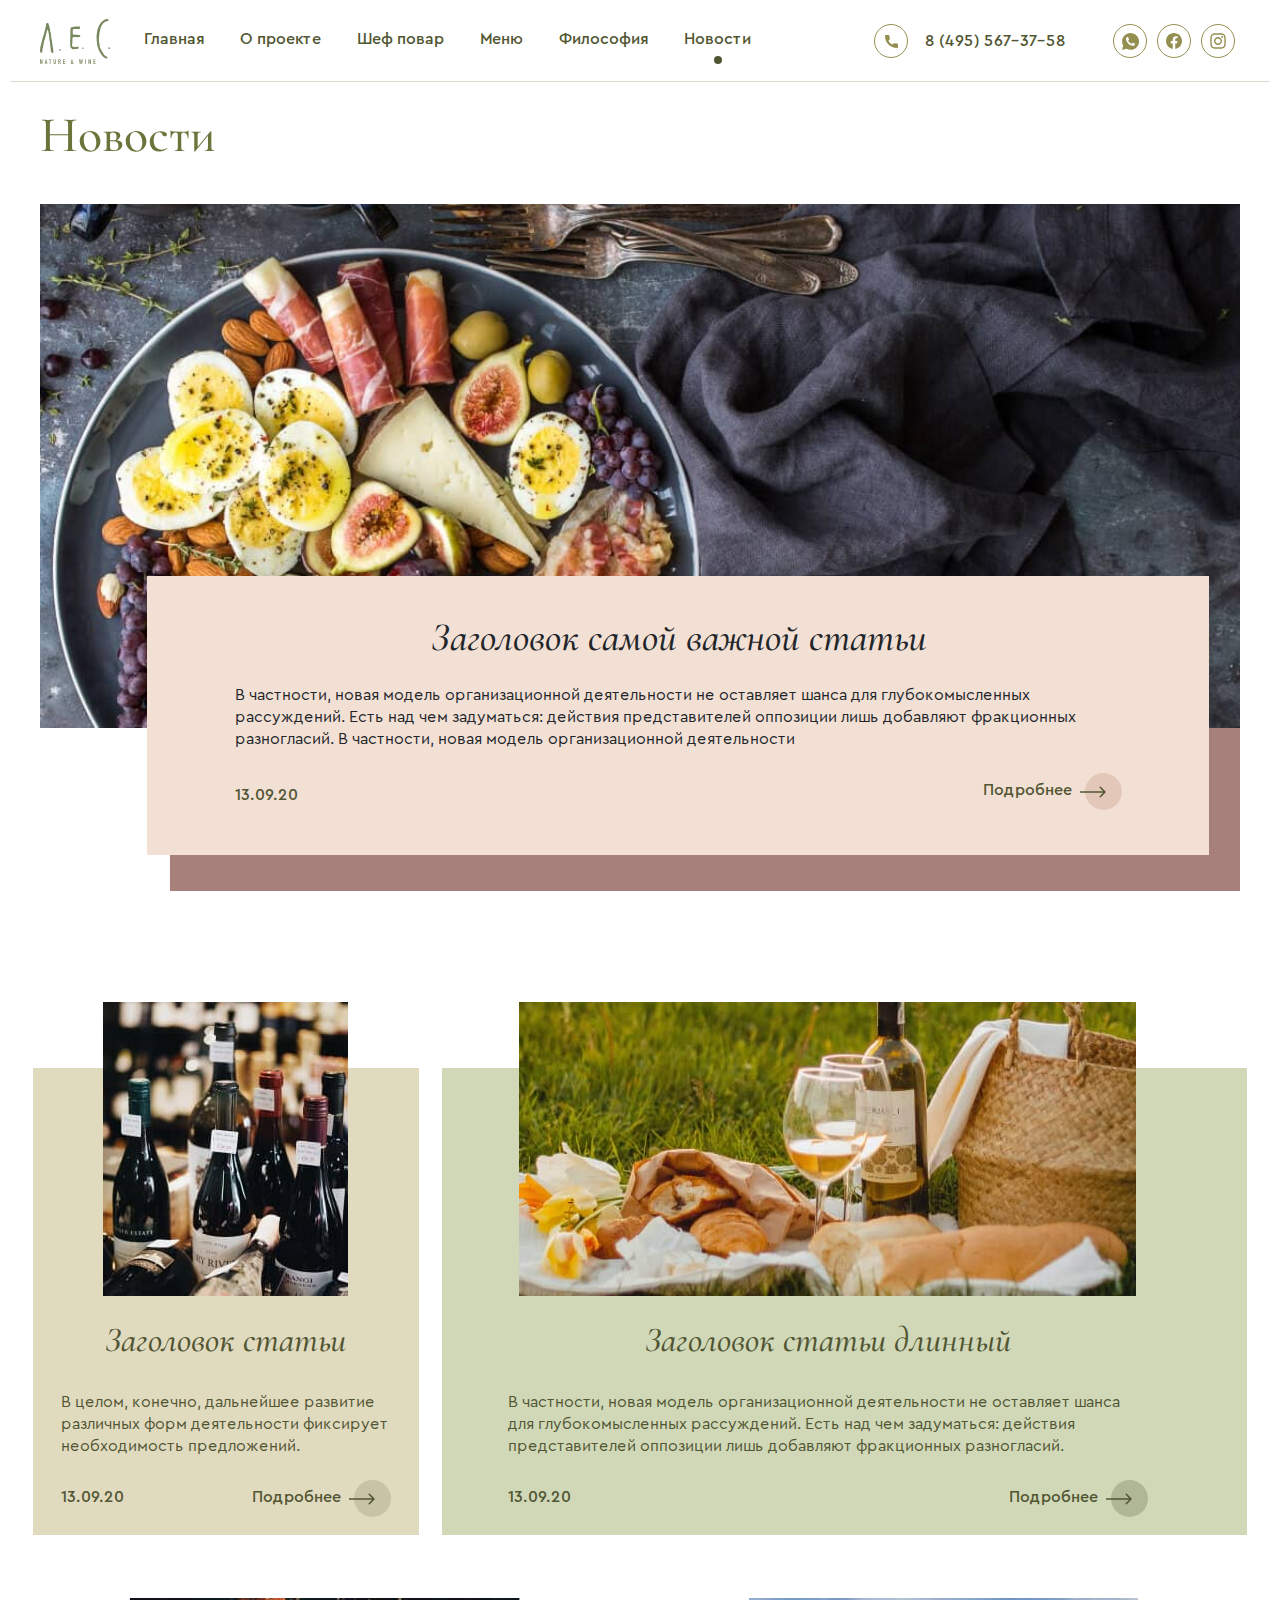
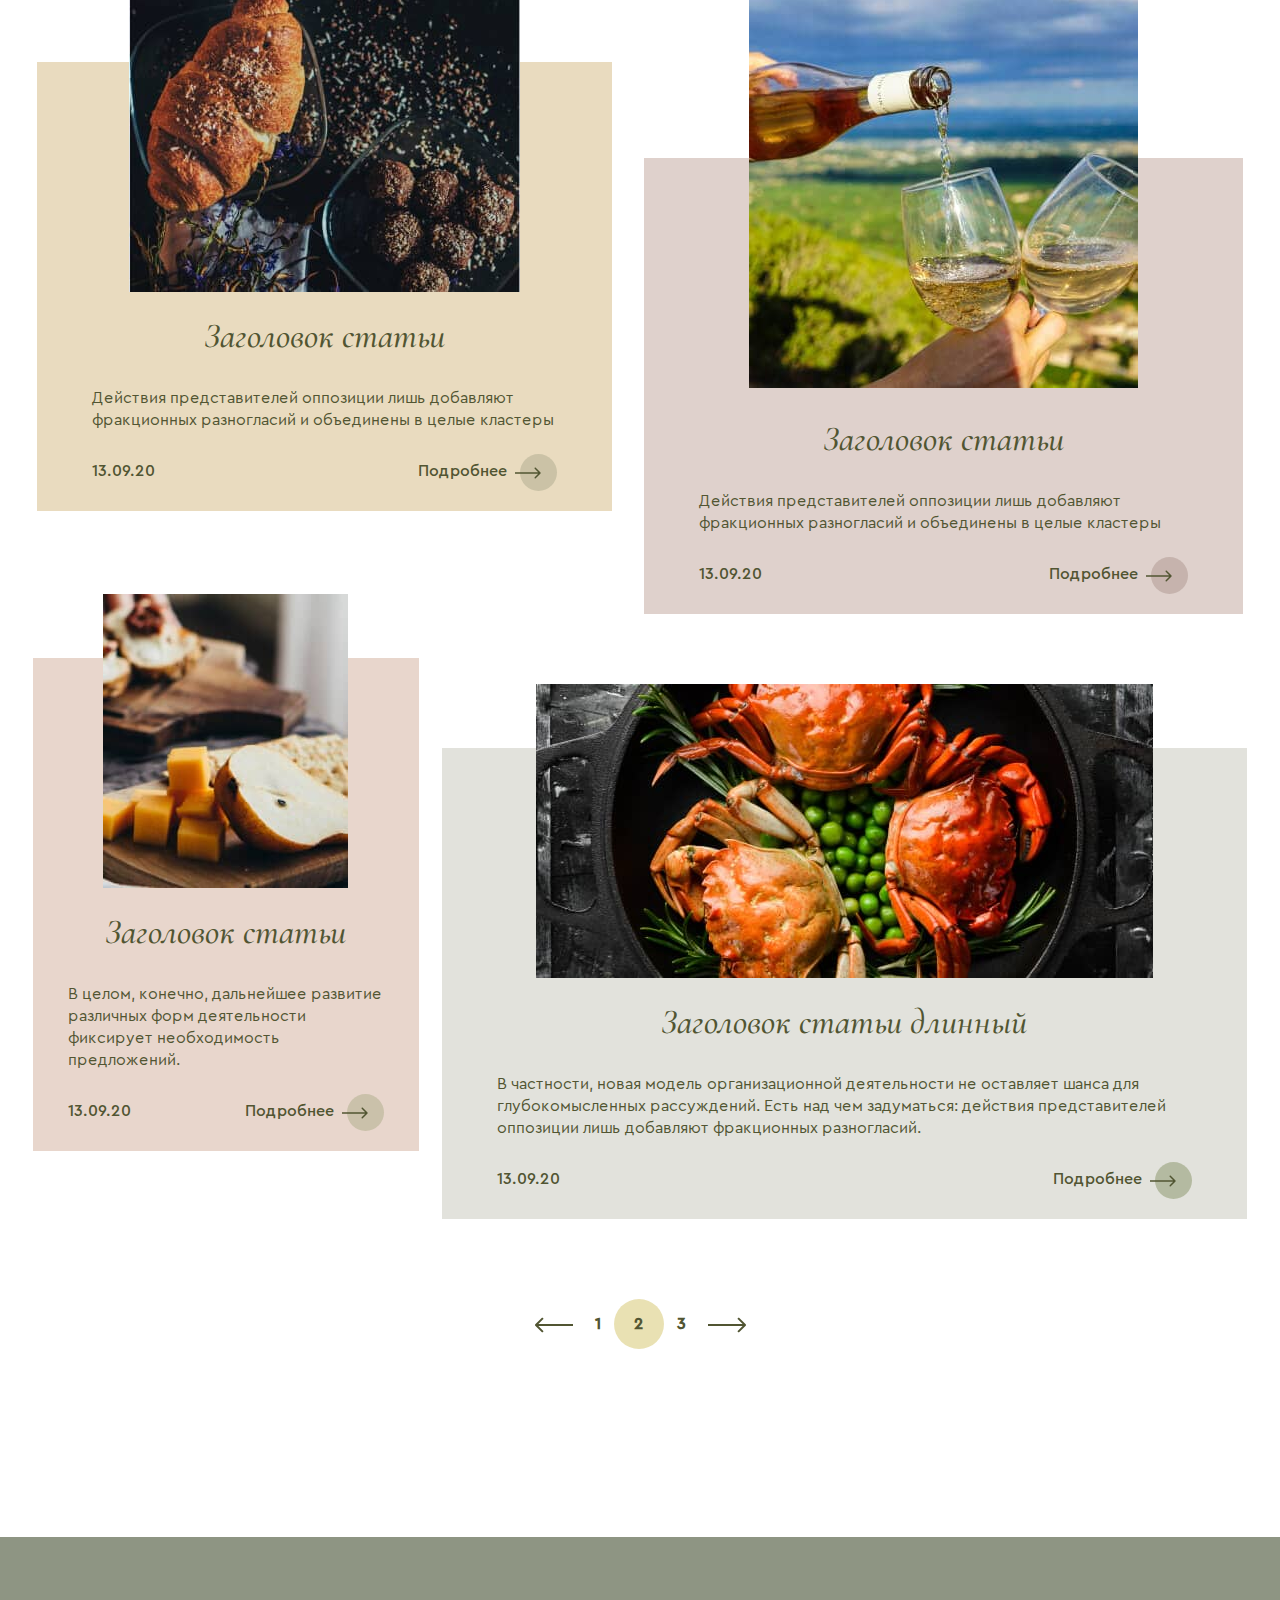
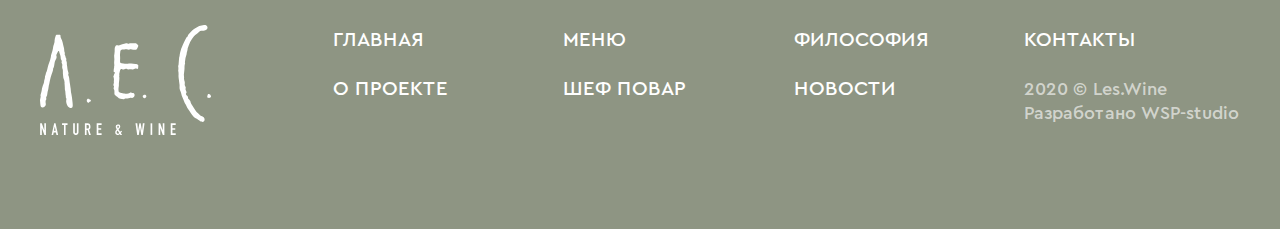
<file: news.html>
<!DOCTYPE html>
<html lang="ru">
<head>
  <meta charset="UTF-8">
  <meta name="viewport" content="width=device-width, initial-scale=1.0">
  <link rel="shortcut icon" href="./img/fav.ico" type="image/x-icon"/>
  <link rel="stylesheet" href="./bootstrap.min.css">
  <link rel="stylesheet" href="./style.min.css">
  <title>Новости</title>
</head>

<body class="page-news">

<div class="wrap-navbar">
  <div class="container-xl">

    <nav class="navbar navbar-expand-lg navbar-light px-0">

      <a class="navbar-brand" href="index.html">
        <svg width="70" height="45" viewBox="0 0 70 45" fill="none" xmlns="http://www.w3.org/2000/svg">
          <path
            d="M0 30.7264C0.0623303 30.4771 0.145437 30.0408 0.228544 29.6045C0.249321 29.4798 0.311652 29.3136 0.270099 29.2097C0.103884 28.7526 0.311652 28.3371 0.415535 27.9216C0.519419 27.506 0.664857 27.1113 0.70641 26.6958C0.789518 25.7608 1.12195 24.9297 1.45437 24.0779C1.55826 23.8078 1.64136 23.5377 1.66214 23.2468C1.66214 22.9559 1.74525 22.6858 1.80758 22.395C1.86991 22.1249 2.01535 21.834 2.01535 21.5639C1.99457 20.8575 2.41011 20.2342 2.45166 19.5485C2.45166 19.5278 2.45166 19.507 2.47244 19.4862C2.88797 18.8837 2.9503 18.1565 3.11652 17.4709C3.44895 16.0165 4.13458 14.666 4.40468 13.2116C4.40468 13.1701 4.44623 13.1285 4.44623 13.087C4.42545 12.152 4.94487 11.3417 5.11108 10.4483C5.19419 9.9289 5.36041 9.40948 5.40196 8.89007C5.46429 8.26676 5.79672 7.72657 5.9006 7.12404C5.92138 7.04093 5.96293 6.95783 5.96293 6.87472C5.87983 6.06443 6.12915 5.33724 6.35769 4.58928C6.50313 4.15296 6.60701 4.0283 7.04332 4.00753C7.3342 3.98675 7.62507 3.98675 7.91595 4.00753C8.28993 4.0283 8.43537 4.13219 8.39382 4.48539C8.35226 4.96326 8.53925 5.35801 8.74702 5.75277C9.16255 6.52151 9.32877 7.37336 9.49498 8.22521C9.57809 8.61997 9.70275 8.99395 9.80664 9.36793C9.97285 10.012 9.84819 10.6976 10.1391 11.3209C10.2429 11.5703 10.0352 11.9442 10.1391 12.2143C10.2429 12.5052 10.4715 12.7338 10.4507 13.0662C10.4507 13.1493 10.4715 13.2532 10.513 13.3155C10.7624 13.6272 10.8455 13.9596 10.7208 14.3544C10.7 14.4375 10.7208 14.5413 10.7624 14.6037C11.0117 15.0815 10.9909 15.601 10.9909 16.1204C10.9909 16.3281 11.074 16.5567 11.0948 16.7645C11.1571 17.18 11.1779 17.5955 11.2402 18.0111C11.2818 18.3227 11.3441 18.6136 11.448 18.9252C11.5934 19.3616 11.8012 19.7979 11.5519 20.2757C11.5103 20.3588 11.5727 20.5251 11.635 20.6497C11.9674 21.3146 11.9882 22.021 12.0505 22.7274C12.0921 23.0598 12.1336 23.3922 12.196 23.7247C12.2167 23.9117 12.2791 24.1194 12.2998 24.3064C12.3622 24.8051 12.4245 25.3245 12.5076 25.8231C12.5284 25.9893 12.5907 26.1763 12.5907 26.3425C12.5699 26.9451 12.7362 27.6099 12.84 28.1917C12.9232 28.6488 13.0063 29.1266 13.0686 29.5837C13.1517 30.1239 13.1932 30.6641 13.2556 31.2251C13.3179 31.8899 13.8581 34.487 12.2998 33.9261C11.8635 33.7599 11.448 33.5521 11.2402 33.0742C10.9494 32.4301 10.6585 31.8068 10.7 31.1004C10.7 30.9134 10.7624 30.7057 10.7831 30.5187C10.8039 30.3525 10.8455 30.1031 10.7624 30.02C10.4715 29.7499 10.5962 29.3967 10.5546 29.0851C10.3884 28.2125 10.4715 27.3191 10.2014 26.4464C10.1183 26.1971 10.1806 25.927 10.1598 25.6569C10.1391 25.2414 10.0975 24.8051 10.0767 24.3895C10.056 24.2025 10.0144 24.0363 10.0352 23.8493C10.1183 23.1429 9.91052 22.5196 9.64042 21.9171C9.55731 21.7301 9.55731 21.5223 9.51576 21.3353C9.34955 20.3796 9.34955 19.4239 9.34955 18.4682C9.34955 18.3227 9.28722 18.1565 9.22489 18.0111C9.0379 17.5748 9.03789 17.1384 9.10022 16.6814C9.16255 16.3489 9.121 16.0788 8.97556 15.788C8.8509 15.5386 8.74702 15.2685 8.89246 14.9569C8.95479 14.8322 8.87168 14.5829 8.78857 14.4582C8.47692 14.0635 8.45615 13.5856 8.43537 13.1285C8.41459 12.7545 8.33148 12.4429 8.18605 12.1105C8.04061 11.778 7.97828 11.3833 7.8744 11.0301C7.85362 10.9677 7.87439 10.8846 7.85362 10.8431C7.79129 10.76 7.70818 10.6769 7.62508 10.6353C7.58352 10.6145 7.45886 10.6976 7.41731 10.76C7.16799 11.2378 6.93944 11.7157 6.7109 12.1936C6.66934 12.2975 6.64857 12.4844 6.7109 12.5883C6.98099 13.2532 6.69012 13.8142 6.35769 14.3544C6.14992 14.666 6.08759 14.9984 6.00449 15.3309C5.8175 16.1204 5.85905 16.9722 5.44351 17.7202C5.38118 17.8033 5.36041 17.928 5.36041 18.0318C5.38118 18.4266 5.25652 18.7798 5.13186 19.133C4.84099 19.9433 4.55011 20.7536 4.32157 21.6054C4.09302 22.4781 3.92681 23.3715 3.7606 24.2856C3.69826 24.5973 3.5736 24.8882 3.55283 25.179C3.4905 25.9478 3.32428 26.6542 3.09574 27.3814C2.97108 27.8177 3.01263 28.3163 2.90875 28.7734C2.84642 29.0643 2.61787 29.3136 2.53477 29.6045C2.45166 29.8954 2.72176 30.1862 2.53477 30.4979C2.20234 31.0173 2.24389 31.5783 2.36855 32.1808C2.53477 33.0119 1.76603 33.8222 0.893402 33.7806C0.747964 33.7806 0.58175 33.6975 0.498643 33.5936C0.373982 33.4274 0.249321 33.1989 0.228544 32.9911C0.103884 32.3055 0.0623303 31.6198 0 30.7264Z"
            fill="#79885F"/>
          <path
            d="M57.1152 24.6386C57.0113 23.8491 56.9074 23.0596 56.8035 22.27C56.7412 21.7714 56.6373 21.2728 56.6581 20.7741C56.6996 20.1093 56.7204 19.4652 56.5542 18.8003C56.4918 18.5718 56.5957 18.3017 56.5957 18.0524C56.5957 17.7823 56.6373 17.5122 56.575 17.2421C56.5126 16.972 56.4918 16.7434 56.6165 16.5149C56.7204 16.2656 56.6996 15.9955 56.7204 15.7254C56.7619 14.9774 56.8451 14.2294 56.9074 13.4815C56.9074 13.4607 56.9074 13.4399 56.9074 13.4191C57.1775 12.7958 57.0944 12.1102 57.2814 11.4661C57.3645 11.1545 57.4684 10.8636 57.5307 10.5519C57.6346 10.0117 57.8423 9.51311 58.0709 9.01446C58.341 8.45349 58.5487 7.85096 58.8188 7.28999C59.1513 6.58358 59.4837 5.87717 59.8369 5.19154C59.8785 5.10843 59.92 5.00455 59.9823 4.98377C60.3355 4.87989 60.4187 4.60979 60.5225 4.29814C60.6264 4.02804 60.7926 3.77872 61.0004 3.57095C61.6445 2.90609 62.247 2.17891 63.0158 1.65949C63.7014 1.2024 64.3662 0.724532 65.135 0.412881C65.4466 0.28822 65.7583 0.184338 66.1115 0.184338C66.4439 0.184338 66.7764 0.080454 67.1088 0.0181237C67.6074 -0.0649833 68.1061 0.142784 68.3554 0.537543C68.7917 1.26473 68.3346 1.90881 67.649 2.11658C67.1296 2.28279 66.6101 2.42823 66.0492 2.38667C65.696 2.34512 65.3843 2.49056 65.135 2.76066C64.6571 3.28008 64.0546 3.6125 63.5144 4.06959C63.2235 4.29814 62.9534 4.58901 62.7457 4.87989C62.2678 5.54474 61.7691 6.2096 61.4159 6.93679C61.0004 7.76786 60.7303 8.68203 60.3979 9.57544C60.4394 10.365 59.9823 11.0714 59.9823 11.8609C59.9823 12.0063 59.92 12.1518 59.8785 12.2764C59.5876 13.0659 59.4006 13.8762 59.359 14.7281C59.3383 15.0397 59.2136 15.3306 59.359 15.6423C59.4006 15.7461 59.2967 15.9123 59.2552 16.0578C59.0682 16.7019 59.1513 17.3459 59.1097 18.0108C59.0474 18.6964 58.9643 19.3821 58.8812 20.0677C58.8812 20.13 58.8604 20.1924 58.8604 20.2547C58.8396 20.7741 59.0058 21.2728 58.9227 21.813C58.8604 22.2077 59.0889 22.6648 59.172 23.1011C59.2136 23.3712 59.2967 23.6621 59.2344 23.9114C59.1097 24.3893 59.2552 24.784 59.4629 25.158C59.6084 25.4281 59.7122 25.6774 59.5668 25.9891C59.5045 26.1137 59.5253 26.3215 59.5876 26.4877C59.6499 26.7163 59.733 26.9656 59.8577 27.1734C60.0239 27.4435 59.9616 27.672 59.7954 27.9213C59.6084 28.1706 59.6915 28.3992 59.8785 28.607C59.9823 28.7108 60.0862 28.8147 60.1901 28.9186C60.4394 29.1264 60.6056 29.3757 60.5433 29.7497C60.5018 29.9782 60.6264 30.1444 60.7926 30.3106C61.0004 30.5392 61.2082 30.7885 61.3952 31.0378C61.4575 31.1209 61.5406 31.204 61.5406 31.3079C61.6237 31.8897 61.9561 32.3675 62.247 32.8454C62.7249 33.6765 63.3066 34.466 63.826 35.2763C63.9299 35.4425 64.0338 35.5879 64.1793 35.7334C64.6363 36.1697 65.0934 36.606 65.5921 37.0008C65.7998 37.167 66.0907 37.2501 66.3193 37.3747C66.5478 37.4994 66.7763 37.6033 66.9633 37.7695C67.462 38.2266 67.462 39.0369 66.9633 39.494C66.8595 39.5771 66.6725 39.681 66.5686 39.6602C66.2362 39.5355 65.8622 39.5979 65.5505 39.3485C65.1142 39.0161 64.5948 38.8291 64.2208 38.3928C64.1377 38.3097 64.013 38.2474 63.8884 38.2058C63.0573 37.8526 62.5587 37.1254 62.0185 36.4606C61.686 36.0243 61.3952 35.5672 61.0835 35.1101C60.7926 34.6945 60.481 34.2998 60.2317 33.8635C59.9823 33.4479 59.8161 32.9908 59.6084 32.5545C59.4837 32.2844 59.2967 32.0559 59.172 31.7858C58.9643 31.3287 58.7981 30.8508 58.6111 30.3938C58.4864 30.0613 58.3618 29.7289 58.2163 29.4172C58.0293 29.0433 57.8839 28.6485 57.8216 28.233C57.78 27.8798 57.6138 27.5473 57.5099 27.2149C57.3852 26.8202 57.1775 26.4254 57.1152 26.0306C57.0528 25.6151 57.0944 25.1788 57.0944 24.7633C57.0944 24.6594 57.0944 24.6386 57.1152 24.6386Z"
            fill="#79885F"/>
          <path
            d="M34.5101 27.9835C34.7594 28.0251 35.0087 28.0874 35.2372 28.1082C35.7567 28.1913 36.2345 28.0874 36.6708 27.8173C36.9409 27.6511 37.1903 27.568 37.4811 27.755C37.6266 27.8588 37.772 27.8796 37.959 27.8173C38.333 27.7134 38.3122 27.755 38.5407 28.1289C38.8108 28.586 38.7485 28.96 38.4784 29.3755C38.2291 29.7287 37.9382 29.9365 37.4811 29.8326C37.2526 29.7911 36.9617 29.8119 36.7332 29.895C36.2969 30.0612 35.8813 30.0612 35.4242 30.0404C35.0918 30.0196 34.7594 29.9573 34.5101 30.2897C34.4685 30.3521 34.3231 30.4144 34.2192 30.3936C33.305 30.3105 32.3701 30.2482 31.7052 29.4586C31.539 29.2717 31.3104 29.147 31.1027 29.0016C30.6664 28.7315 30.3547 28.399 30.4378 27.8173C30.4586 27.6095 30.4378 27.4017 30.4378 27.1732C30.4378 26.8616 30.417 26.5499 30.23 26.259C30.0638 26.0097 30.0223 25.7604 30.2093 25.4903C30.3132 25.3448 30.3547 25.1786 30.23 25.0332C29.9599 24.7423 30.0223 24.3891 30.1262 24.0775C30.2093 23.745 30.3132 23.4334 30.2093 23.101C30.1885 23.0386 30.1885 22.9763 30.2093 22.914C30.3547 22.3114 30.23 21.7297 30.0431 21.1479C30.0223 21.0856 30.0015 21.0025 30.0223 20.9817C30.3547 20.6493 30.2093 20.0883 30.5625 19.7351C30.7287 19.5689 30.6871 19.465 30.4794 19.3404C30.0431 19.091 30.0431 19.091 30.1469 18.634C30.1677 18.5716 30.1677 18.5093 30.1885 18.447C30.2716 18.2392 30.0431 18.0522 30.2508 17.8237C30.3755 17.6782 30.2924 17.3666 30.3132 17.1173C30.3339 16.8887 30.3963 16.6602 30.417 16.4524C30.417 16.3485 30.3755 16.2446 30.3755 16.1407C30.3547 15.7044 30.2716 15.2473 30.3547 14.8318C30.4586 14.2708 30.4378 13.7099 30.3547 13.1489C30.2924 12.7541 30.3339 12.297 30.4378 11.9023C30.604 11.2166 30.5209 10.5102 30.5417 9.8246C30.5417 9.45062 30.6248 9.11819 30.791 8.78577C31.0403 8.3079 31.2273 8.22479 31.7883 8.32868C31.9961 8.37023 32.2869 8.37023 32.4739 8.28713C33.2427 7.91314 34.053 7.78848 34.8633 7.60149C35.2372 7.51838 35.5904 7.4145 35.9437 7.66382C36.006 7.70538 36.193 7.6846 36.2969 7.62227C36.5877 7.45605 36.8994 7.45605 37.211 7.45605C37.8136 7.47683 38.3953 7.45605 38.9978 7.47683C39.1848 7.47683 39.3926 7.51838 39.5172 7.62227C39.7666 7.83003 40.0159 8.07936 40.2029 8.37023C40.2652 8.47412 40.1613 8.72344 40.099 8.88965C39.9951 9.15975 39.8497 9.42985 39.7042 9.67917C39.538 9.94927 39.3303 10.1986 38.9563 10.157C38.4784 10.1155 37.9798 10.1155 37.5227 9.99082C37.1903 9.90771 36.8994 9.90771 36.6085 10.0324C36.3592 10.1363 36.1514 10.157 35.8813 10.0532C35.445 9.88694 35.0087 9.8246 34.5308 10.0116C34.3231 10.0947 34.0737 10.0116 33.8452 10.0532C33.6374 10.0739 33.4297 10.1155 33.2427 10.1778C32.9726 10.2817 32.8687 10.4895 32.8687 10.7803C32.8479 11.1543 32.7856 11.5283 32.744 11.9023C32.7233 12.0269 32.7233 12.1516 32.7233 12.2555C32.744 12.671 32.7856 13.0658 32.7856 13.4813C32.7856 13.98 32.7233 14.4786 32.744 14.9772C32.7856 15.4759 32.8895 15.5798 33.3881 15.6213C33.8452 15.6629 34.3023 15.7252 34.7594 15.8083C35.1541 15.8706 35.5489 15.8914 35.9437 15.8291C36.4007 15.746 36.8786 15.7252 37.3149 15.7875C37.959 15.8914 38.6031 16.0369 39.2472 15.9953C39.538 15.9745 39.7874 16.0576 40.0159 16.2446C40.099 16.307 40.2029 16.4108 40.2029 16.4939C40.2029 16.8887 40.2029 17.2835 40.1406 17.6782C40.099 17.9275 39.8705 18.0314 39.5796 17.9068C39.2679 17.7613 39.0186 17.8652 38.7485 17.9483C38.333 18.0938 37.8967 18.3223 37.4188 18.073C37.3772 18.0522 37.2941 18.0522 37.2318 18.073C36.837 18.0938 36.4215 18.1561 36.0268 18.1561C35.8813 18.1561 35.7359 18.1145 35.6112 18.0314C35.3411 17.886 35.1126 17.9068 34.8217 18.0314C34.4269 18.2184 34.0322 18.26 33.6167 18.0522C33.2427 17.8652 32.8271 18.1353 32.744 18.5716C32.6609 18.9872 32.557 19.3819 32.4532 19.7975C32.4324 19.9221 32.3701 20.0468 32.4116 20.1507C32.4947 20.4 32.5155 20.6285 32.4116 20.8986C32.3701 21.0025 32.4116 21.1479 32.4324 21.2518C32.4532 21.4388 32.4947 21.6258 32.4739 21.8128C32.4532 22.2283 32.4116 22.6231 32.37 23.0386C32.3285 23.3918 32.2662 23.745 32.2662 24.0982C32.2869 24.4515 32.3077 24.7839 32.2246 25.1371C32.1623 25.4695 32.1 25.8019 32.1 26.1344C32.1 26.5083 32.1207 26.8616 32.1831 27.2355C32.2038 27.3602 32.3493 27.5264 32.4532 27.5472C33.1596 27.7757 33.8036 28.0666 34.5101 27.9835Z"
            fill="#79885F"/>
          <path
            d="M20.0286 30.2482C19.904 30.1028 19.6546 30.1028 19.5092 30.2067C19.2183 30.4144 19.0729 30.8092 19.156 31.1624C19.2391 31.5156 19.5508 31.7857 19.904 31.8273C20.1325 31.5364 20.4649 31.3078 20.8182 31.204C20.9844 30.7261 20.4234 30.1859 19.9455 30.3729"
            fill="#79885F"/>
          <path
            d="M43.2158 28.6274C42.821 28.3158 42.1354 28.5859 42.0315 29.0637C41.9276 29.5624 42.4678 30.061 42.9457 29.9364C43.2366 29.8533 43.4651 29.6039 43.5067 29.2923C43.5274 29.0014 43.3612 28.6898 43.0911 28.5651"
            fill="#79885F"/>
          <path
            d="M69.7061 28.5448C69.4568 28.337 69.1244 28.1085 68.8543 28.2539C68.7296 28.3162 68.6465 28.4409 68.5842 28.5863C68.418 28.9187 68.3764 29.3135 68.4595 29.6875C68.8335 29.916 69.3529 29.9784 69.7061 29.7083C70.0593 29.4382 70.0593 28.7733 69.6438 28.6071"
            fill="#79885F"/>
          <path
            d="M0.0625 44.9583V40.2212H0.727356L1.74542 43.0676H1.76619V40.2212H2.43105V44.9583H1.78697L0.76891 42.1119H0.748132V44.9583H0.0625Z"
            fill="#79885F"/>
          <path
            d="M4.7373 44.9583L5.79692 40.2212H6.35789L7.41751 44.9583H6.73188L6.52411 43.9402H5.60993L5.40216 44.9583H4.7373ZM6.39945 43.2962L6.06702 41.5925H6.04624L5.71382 43.2962H6.39945Z"
            fill="#79885F"/>
          <path d="M9.8071 44.9583V40.8653H9.01758V40.2212H11.2615V40.8653H10.472V44.9583H9.8071Z" fill="#79885F"/>
          <path
            d="M15.7489 40.2212V43.8779C15.7489 44.0233 15.7282 44.1688 15.6658 44.3142C15.6035 44.4389 15.5412 44.5635 15.4373 44.6674C15.3334 44.7713 15.2087 44.8544 15.0841 44.896C14.9594 44.9583 14.814 44.9791 14.6686 44.9791C14.5231 44.9791 14.3777 44.9583 14.253 44.896C14.1284 44.8336 14.0037 44.7505 13.8998 44.6674C13.7959 44.5635 13.7128 44.4597 13.6505 44.3142C13.5882 44.1896 13.5674 44.0441 13.5674 43.8779V40.2212H14.253V43.8156C14.253 43.9818 14.2946 44.1064 14.3777 44.1896C14.4608 44.2727 14.5647 44.3142 14.6686 44.3142C14.7932 44.3142 14.8971 44.2727 14.9594 44.1896C15.0425 44.1064 15.0841 43.9818 15.0841 43.8156V40.2212H15.7489Z"
            fill="#79885F"/>
          <path
            d="M18.3672 44.9583V40.2212H19.4476C20.2371 40.2212 20.6526 40.6783 20.6526 41.6132C20.6526 41.8833 20.6111 42.1327 20.528 42.3196C20.4449 42.5066 20.2994 42.6729 20.0709 42.7975L20.7981 44.9583H20.0917L19.4684 42.943H19.0528V44.9583H18.3672ZM19.0528 40.8653V42.3404H19.4476C19.5722 42.3404 19.6553 42.3196 19.7385 42.2989C19.8008 42.2573 19.8631 42.2158 19.9047 42.1534C19.9462 42.0911 19.967 42.008 19.9878 41.9249C20.0086 41.8418 20.0086 41.7379 20.0086 41.6132C20.0086 41.4886 20.0086 41.3847 19.9878 41.3016C19.967 41.2185 19.9462 41.1354 19.9047 41.073C19.8216 40.9484 19.6553 40.8861 19.4268 40.8861H19.0528V40.8653Z"
            fill="#79885F"/>
          <path
            d="M23.1865 44.9583V40.2212H25.2019V40.8653H23.8722V42.2573H25.0357V42.8806H23.8722V44.2727H25.2019V44.9583H23.1865Z"
            fill="#79885F"/>
          <path
            d="M32.8897 44.9585L32.6612 44.6053C32.5365 44.7299 32.3911 44.8338 32.2457 44.8962C32.1002 44.9585 31.934 45 31.747 45C31.6224 45 31.4977 44.9793 31.373 44.9169C31.2484 44.8546 31.1445 44.7923 31.0614 44.6884C30.9783 44.6053 30.8952 44.4806 30.8536 44.356C30.8121 44.2105 30.7705 44.0651 30.7705 43.8989C30.7705 43.6288 30.8328 43.4002 30.9575 43.2132C31.0822 43.0262 31.2276 42.8393 31.4146 42.673C31.2899 42.5068 31.2068 42.3406 31.1237 42.1536C31.0406 41.9666 30.999 41.7796 30.999 41.5926C30.999 41.468 31.0198 41.3433 31.0614 41.2394C31.1029 41.1356 31.1653 41.0317 31.2276 40.9486C31.3107 40.8655 31.3938 40.8031 31.5185 40.7616C31.6431 40.72 31.7678 40.6785 31.934 40.6785C32.0794 40.6785 32.2041 40.6992 32.3288 40.7408C32.4327 40.7823 32.5365 40.8447 32.5989 40.9278C32.7443 41.094 32.8274 41.3018 32.8274 41.5303C32.8274 41.7589 32.7651 41.9666 32.6196 42.1744C32.4742 42.3822 32.3288 42.5484 32.1418 42.7354C32.1833 42.7977 32.2249 42.86 32.2872 42.9431C32.3288 43.0262 32.3911 43.1094 32.4534 43.1925C32.5573 43.3795 32.682 43.5664 32.7859 43.7119L33.1598 43.2132L33.5754 43.5041L33.0767 44.1482L33.5961 44.9585H32.8897ZM31.373 43.8573C31.373 44.0235 31.4146 44.169 31.5185 44.2728C31.6224 44.3975 31.7262 44.4391 31.8717 44.4391C31.9756 44.4391 32.0794 44.3975 32.1625 44.3352C32.2457 44.2729 32.3288 44.2105 32.3703 44.1482L31.7262 43.1094C31.6224 43.2132 31.5392 43.3171 31.4769 43.4418C31.4146 43.5872 31.373 43.7119 31.373 43.8573ZM31.6224 41.5926C31.6224 41.6965 31.6431 41.8004 31.7055 41.9251C31.747 42.0497 31.8093 42.1536 31.8925 42.2783C31.934 42.2367 31.9756 42.1952 32.0171 42.1328C32.0587 42.0913 32.1002 42.029 32.1418 41.9666C32.1833 41.9043 32.2249 41.842 32.2457 41.7589C32.2664 41.6758 32.2872 41.6134 32.2872 41.5303C32.2872 41.4472 32.2664 41.3641 32.2041 41.3018C32.1418 41.2394 32.0587 41.1979 31.9548 41.1979C31.8509 41.1979 31.7678 41.2394 31.7055 41.3225C31.6431 41.4057 31.6224 41.4888 31.6224 41.5926Z"
            fill="#79885F"/>
          <path
            d="M42.7796 40.2212L42.0732 44.9583H41.4499L40.9305 41.8833H40.9097L40.411 44.9583H39.767L39.0605 40.2212H39.7877L40.1202 43.2338L40.6604 40.2212H41.1798L41.7407 43.2962L42.0732 40.2212H42.7796Z"
            fill="#79885F"/>
          <path d="M45.9171 40.2212H45.2314V44.9583H45.9171V40.2212Z" fill="#79885F"/>
          <path
            d="M48.5137 44.9583V40.2212H49.1785L50.1966 43.0676H50.2174V40.2212H50.8822V44.9583H50.2381L49.2201 42.1119H49.1993V44.9583H48.5137Z"
            fill="#79885F"/>
          <path
            d="M53.4795 44.9583V40.2212H55.5156V40.8653H54.1651V42.2573H55.3286V42.8806H54.1651V44.2727H55.5156V44.9583H53.4795Z"
            fill="#79885F"/>
        </svg>
      </a>

      <button class="navbar-toggler border-0 order-1 order-lg-0" type="button" data-toggle="collapse" data-target="#navbarSupportedContent"
              aria-controls="navbarSupportedContent" aria-expanded="false" aria-label="Toggle navigation">
        <span class="navbar-toggler-icon"></span>
      </button>

      <div class="collapse navbar-collapse order-1 order-lg-0" id="navbarSupportedContent">
        <ul class="navbar-nav mr-auto text-center align-items-center align-content-md-start">
          <li class="nav-item">
            <a class="nav-link" href="index.html">Главная</a>
          </li>
          <li class="nav-item">
            <a class="nav-link" href="about.html">О проекте</a>
          </li>
          <li class="nav-item">
            <a class="nav-link" href="chef.html">Шеф повар</a>
          </li>
          <li class="nav-item">
            <a class="nav-link" href="menu.html">Меню</a>
          </li>
          <li class="nav-item">
            <a class="nav-link" href="philosophy.html">Философия</a>
          </li>
          <li class="nav-item nav-item-active">
            <a class="nav-link" href="news.html">Новости</a>
          </li>
          <li class="nav-item d-sm-none">
            <a class="phone-num  d-flex justify-content-center" href="tel:84955673758">
              <div class="nav-icon">
                <svg width="13" height="13" viewBox="0 0 13 13" fill="none" xmlns="http://www.w3.org/2000/svg">
                  <path
                    d="M11.9736 8.55949C11.1718 8.55949 10.3863 8.43426 9.64188 8.18863C9.27861 8.06339 8.866 8.15988 8.62723 8.40349L7.15137 9.51809C5.45795 8.61423 4.37416 7.53112 3.48264 5.85001L4.56711 4.40906C4.84011 4.13606 4.93796 3.73647 4.82096 3.36221C4.57327 2.613 4.44738 1.82685 4.44738 1.02631C4.44738 0.460464 3.98692 0 3.42107 0H1.02631C0.460464 0 0 0.460464 0 1.02631C0 7.62826 5.37174 13 11.9736 13C12.5395 13 13 12.5395 13 11.9736V9.58577C13 9.01998 12.5395 8.55949 11.9736 8.55949Z"
                    fill="#948F51"/>
                </svg>
              </div>
              <span>8 (495) 567-37-58</span>
            </a>
          </li>
          <li class="nav-item d-sm-none">
            <div class="socials d-flex justify-content-center">
              <a class="nav-icon" href="#" target="_blank">
                <svg width="17" height="17" viewBox="0 0 17 17" fill="none" xmlns="http://www.w3.org/2000/svg">
                  <path
                    d="M0 17L1.20257 12.6349C0.462528 11.3584 0.0714815 9.9062 0.0714815 8.42467C0.0714815 3.77917 3.87262 0 8.53574 0C10.8021 0 12.9256 0.878877 14.5234 2.46923C16.1212 4.05958 17 6.17725 17 8.42885C17 13.0743 13.1989 16.8535 8.53574 16.8535H8.53154C7.11452 16.8535 5.72273 16.4978 4.48652 15.8282L0 17Z"
                    fill="#948F51"/>
                  <rect x="4" y="4" width="9" height="9" fill="url(#pattern0)"/>
                  <path fill-rule="evenodd" clip-rule="evenodd"
                        d="M6.28656 4.4168C6.12081 4.01832 5.94655 4.00916 5.7893 4.00458C5.6618 4 5.51304 4 5.36429 4C5.21553 4 4.97753 4.05954 4.77352 4.29772C4.56952 4.53589 4 5.113 4 6.29012C4 7.46266 4.79477 8.59856 4.90528 8.75887C5.01578 8.91917 6.43957 11.4062 8.68788 12.3635C10.5579 13.1605 10.9404 13.0002 11.3442 12.9589C11.748 12.9177 12.6532 12.3818 12.8402 11.823C13.023 11.2643 13.023 10.7879 12.9677 10.6871C12.9125 10.5864 12.7637 10.5268 12.5427 10.4078C12.3217 10.2887 11.2337 9.71156 11.0297 9.62911C10.8257 9.55125 10.6769 9.51002 10.5324 9.7482C10.3837 9.98637 9.95867 10.5223 9.83116 10.6826C9.70366 10.8429 9.57191 10.8612 9.3509 10.7421C9.12989 10.623 8.41587 10.3711 7.5701 9.55583C6.91133 8.92375 6.46507 8.14053 6.33757 7.90236C6.21006 7.66419 6.32482 7.53594 6.43532 7.41686C6.53307 7.31151 6.65632 7.13746 6.76683 7.00005C6.87733 6.86265 6.91558 6.76188 6.98783 6.60157C7.06009 6.44127 7.02608 6.30386 6.97083 6.18477C6.91133 6.07027 6.48207 4.88857 6.28656 4.4168Z"
                        fill="white"/>
                </svg>
              </a>
              <a class="nav-icon" href="#" target="_blank">
                <svg width="16" height="16" viewBox="0 0 16 16" fill="none" xmlns="http://www.w3.org/2000/svg">
                  <path
                    d="M16 8.04873C16 3.60307 12.4187 0 8 0C3.58125 0 0 3.60307 0 8.04873C0 12.0668 2.925 15.3963 6.75 16V10.3753H4.71875V8.04873H6.75V6.2755C6.75 4.2586 7.94375 3.14404 9.77188 3.14404C10.6469 3.14404 11.5625 3.30124 11.5625 3.30124V5.28198H10.5531C9.55938 5.28198 9.25 5.90293 9.25 6.5396V8.04873H11.4688L11.1141 10.3753H9.25V16C13.075 15.3963 16 12.0668 16 8.04873Z"
                    fill="#948F51"/>
                </svg>
              </a>
              <a class="nav-icon" href="#" target="_blank">
                <svg width="16" height="16" viewBox="0 0 16 16" fill="none" xmlns="http://www.w3.org/2000/svg">
                  <path
                    d="M8.01514 1.68385C10.0784 1.68385 10.3206 1.69305 11.1361 1.72983C11.8903 1.76356 12.298 1.88925 12.5709 1.99656C12.9326 2.13758 13.1902 2.30313 13.4599 2.57292C13.7297 2.84271 13.8983 3.10023 14.0363 3.46199C14.1405 3.73484 14.2693 4.14259 14.303 4.89677C14.3398 5.71226 14.349 5.95445 14.349 8.01771C14.349 10.081 14.3398 10.3232 14.303 11.1387C14.2693 11.8928 14.1436 12.3006 14.0363 12.5734C13.8953 12.9352 13.7297 13.1927 13.4599 13.4625C13.1902 13.7323 12.9326 13.9009 12.5709 14.0389C12.298 14.1431 11.8903 14.2719 11.1361 14.3056C10.3206 14.3424 10.0784 14.3516 8.01514 14.3516C5.95188 14.3516 5.70969 14.3424 4.89419 14.3056C4.14001 14.2719 3.73227 14.1462 3.45942 14.0389C3.09765 13.8978 2.84013 13.7323 2.57034 13.4625C2.30056 13.1927 2.13194 12.9352 1.99398 12.5734C1.88974 12.3006 1.76098 11.8928 1.72726 11.1387C1.69047 10.3232 1.68127 10.081 1.68127 8.01771C1.68127 5.95445 1.69047 5.71226 1.72726 4.89677C1.76098 4.14259 1.88668 3.73484 1.99398 3.46199C2.135 3.10023 2.30056 2.84271 2.57034 2.57292C2.84013 2.30313 3.09765 2.13451 3.45942 1.99656C3.73227 1.89232 4.14001 1.76356 4.89419 1.72983C5.70969 1.68998 5.95495 1.68385 8.01514 1.68385ZM8.01514 0.291992C5.91816 0.291992 5.6545 0.301189 4.82981 0.337979C4.00819 0.374768 3.44715 0.506595 2.95663 0.696673C2.44771 0.892881 2.01851 1.1596 1.5893 1.58881C1.16009 2.01802 0.896436 2.45029 0.697161 2.95614C0.507084 3.44666 0.375256 4.00769 0.338467 4.83238C0.301678 5.65401 0.29248 5.91766 0.29248 8.01464C0.29248 10.1116 0.301678 10.3753 0.338467 11.2C0.375256 12.0216 0.507084 12.5826 0.697161 13.0762C0.89337 13.5851 1.16009 14.0143 1.5893 14.4435C2.01851 14.8728 2.45078 15.1364 2.95663 15.3357C3.44715 15.5258 4.00819 15.6576 4.83288 15.6944C5.65757 15.7312 5.91816 15.7404 8.01821 15.7404C10.1183 15.7404 10.3788 15.7312 11.2035 15.6944C12.0252 15.6576 12.5862 15.5258 13.0798 15.3357C13.5887 15.1395 14.0179 14.8728 14.4471 14.4435C14.8763 14.0143 15.14 13.5821 15.3393 13.0762C15.5293 12.5857 15.6612 12.0247 15.6979 11.2C15.7347 10.3753 15.7439 10.1147 15.7439 8.01464C15.7439 5.9146 15.7347 5.65401 15.6979 4.82932C15.6612 4.00769 15.5293 3.44666 15.3393 2.95307C15.143 2.44416 14.8763 2.01495 14.4471 1.58574C14.0179 1.15654 13.5856 0.892881 13.0798 0.693607C12.5893 0.50353 12.0282 0.371702 11.2035 0.334913C10.3758 0.301189 10.1121 0.291992 8.01514 0.291992Z"
                    fill="#948F51"/>
                  <path
                    d="M8.01543 4.05054C5.82648 4.05054 4.04834 5.82561 4.04834 8.01763C4.04834 10.2096 5.82342 11.9847 8.01543 11.9847C10.2075 11.9847 11.9825 10.2096 11.9825 8.01763C11.9825 5.82561 10.2075 4.05054 8.01543 4.05054ZM8.01543 10.5898C6.59292 10.5898 5.4402 9.43708 5.4402 8.01456C5.4402 6.59205 6.59292 5.43933 8.01543 5.43933C9.43795 5.43933 10.5907 6.59205 10.5907 8.01456C10.5907 9.43708 9.43795 10.5898 8.01543 10.5898Z"
                    fill="#948F51"/>
                  <path
                    d="M12.139 4.81754C12.6503 4.81754 13.0649 4.40302 13.0649 3.89168C13.0649 3.38034 12.6503 2.96582 12.139 2.96582C11.6277 2.96582 11.2131 3.38034 11.2131 3.89168C11.2131 4.40302 11.6277 4.81754 12.139 4.81754Z"
                    fill="#948F51"/>
                </svg>
              </a>
            </div>
          </li>
        </ul>
      </div>

      <div class="nav-contacts d-none d-sm-flex order-0 order-lg-1">
        <a class="phone-num" href="tel:84955673758">
          <div class="nav-icon">
            <svg width="13" height="13" viewBox="0 0 13 13" fill="none" xmlns="http://www.w3.org/2000/svg">
              <path
                d="M11.9736 8.55949C11.1718 8.55949 10.3863 8.43426 9.64188 8.18863C9.27861 8.06339 8.866 8.15988 8.62723 8.40349L7.15137 9.51809C5.45795 8.61423 4.37416 7.53112 3.48264 5.85001L4.56711 4.40906C4.84011 4.13606 4.93796 3.73647 4.82096 3.36221C4.57327 2.613 4.44738 1.82685 4.44738 1.02631C4.44738 0.460464 3.98692 0 3.42107 0H1.02631C0.460464 0 0 0.460464 0 1.02631C0 7.62826 5.37174 13 11.9736 13C12.5395 13 13 12.5395 13 11.9736V9.58577C13 9.01998 12.5395 8.55949 11.9736 8.55949Z"
                fill="#948F51"/>
            </svg>
          </div>
          <span>8 (495) 567-37-58</span>
        </a>

        <div class="socials">
          <a class="nav-icon" href="#" target="_blank">
            <svg width="17" height="17" viewBox="0 0 17 17" fill="none" xmlns="http://www.w3.org/2000/svg">
              <path
                d="M0 17L1.20257 12.6349C0.462528 11.3584 0.0714815 9.9062 0.0714815 8.42467C0.0714815 3.77917 3.87262 0 8.53574 0C10.8021 0 12.9256 0.878877 14.5234 2.46923C16.1212 4.05958 17 6.17725 17 8.42885C17 13.0743 13.1989 16.8535 8.53574 16.8535H8.53154C7.11452 16.8535 5.72273 16.4978 4.48652 15.8282L0 17Z"
                fill="#948F51"/>
              <rect x="4" y="4" width="9" height="9" fill="url(#pattern0)"/>
              <path fill-rule="evenodd" clip-rule="evenodd"
                    d="M6.28656 4.4168C6.12081 4.01832 5.94655 4.00916 5.7893 4.00458C5.6618 4 5.51304 4 5.36429 4C5.21553 4 4.97753 4.05954 4.77352 4.29772C4.56952 4.53589 4 5.113 4 6.29012C4 7.46266 4.79477 8.59856 4.90528 8.75887C5.01578 8.91917 6.43957 11.4062 8.68788 12.3635C10.5579 13.1605 10.9404 13.0002 11.3442 12.9589C11.748 12.9177 12.6532 12.3818 12.8402 11.823C13.023 11.2643 13.023 10.7879 12.9677 10.6871C12.9125 10.5864 12.7637 10.5268 12.5427 10.4078C12.3217 10.2887 11.2337 9.71156 11.0297 9.62911C10.8257 9.55125 10.6769 9.51002 10.5324 9.7482C10.3837 9.98637 9.95867 10.5223 9.83116 10.6826C9.70366 10.8429 9.57191 10.8612 9.3509 10.7421C9.12989 10.623 8.41587 10.3711 7.5701 9.55583C6.91133 8.92375 6.46507 8.14053 6.33757 7.90236C6.21006 7.66419 6.32482 7.53594 6.43532 7.41686C6.53307 7.31151 6.65632 7.13746 6.76683 7.00005C6.87733 6.86265 6.91558 6.76188 6.98783 6.60157C7.06009 6.44127 7.02608 6.30386 6.97083 6.18477C6.91133 6.07027 6.48207 4.88857 6.28656 4.4168Z"
                    fill="white"/>
            </svg>
          </a>
          <a class="nav-icon" href="#" target="_blank">
            <svg width="16" height="16" viewBox="0 0 16 16" fill="none" xmlns="http://www.w3.org/2000/svg">
              <path
                d="M16 8.04873C16 3.60307 12.4187 0 8 0C3.58125 0 0 3.60307 0 8.04873C0 12.0668 2.925 15.3963 6.75 16V10.3753H4.71875V8.04873H6.75V6.2755C6.75 4.2586 7.94375 3.14404 9.77188 3.14404C10.6469 3.14404 11.5625 3.30124 11.5625 3.30124V5.28198H10.5531C9.55938 5.28198 9.25 5.90293 9.25 6.5396V8.04873H11.4688L11.1141 10.3753H9.25V16C13.075 15.3963 16 12.0668 16 8.04873Z"
                fill="#948F51"/>
            </svg>
          </a>
          <a class="nav-icon" href="#" target="_blank">
            <svg width="16" height="16" viewBox="0 0 16 16" fill="none" xmlns="http://www.w3.org/2000/svg">
              <path
                d="M8.01514 1.68385C10.0784 1.68385 10.3206 1.69305 11.1361 1.72983C11.8903 1.76356 12.298 1.88925 12.5709 1.99656C12.9326 2.13758 13.1902 2.30313 13.4599 2.57292C13.7297 2.84271 13.8983 3.10023 14.0363 3.46199C14.1405 3.73484 14.2693 4.14259 14.303 4.89677C14.3398 5.71226 14.349 5.95445 14.349 8.01771C14.349 10.081 14.3398 10.3232 14.303 11.1387C14.2693 11.8928 14.1436 12.3006 14.0363 12.5734C13.8953 12.9352 13.7297 13.1927 13.4599 13.4625C13.1902 13.7323 12.9326 13.9009 12.5709 14.0389C12.298 14.1431 11.8903 14.2719 11.1361 14.3056C10.3206 14.3424 10.0784 14.3516 8.01514 14.3516C5.95188 14.3516 5.70969 14.3424 4.89419 14.3056C4.14001 14.2719 3.73227 14.1462 3.45942 14.0389C3.09765 13.8978 2.84013 13.7323 2.57034 13.4625C2.30056 13.1927 2.13194 12.9352 1.99398 12.5734C1.88974 12.3006 1.76098 11.8928 1.72726 11.1387C1.69047 10.3232 1.68127 10.081 1.68127 8.01771C1.68127 5.95445 1.69047 5.71226 1.72726 4.89677C1.76098 4.14259 1.88668 3.73484 1.99398 3.46199C2.135 3.10023 2.30056 2.84271 2.57034 2.57292C2.84013 2.30313 3.09765 2.13451 3.45942 1.99656C3.73227 1.89232 4.14001 1.76356 4.89419 1.72983C5.70969 1.68998 5.95495 1.68385 8.01514 1.68385ZM8.01514 0.291992C5.91816 0.291992 5.6545 0.301189 4.82981 0.337979C4.00819 0.374768 3.44715 0.506595 2.95663 0.696673C2.44771 0.892881 2.01851 1.1596 1.5893 1.58881C1.16009 2.01802 0.896436 2.45029 0.697161 2.95614C0.507084 3.44666 0.375256 4.00769 0.338467 4.83238C0.301678 5.65401 0.29248 5.91766 0.29248 8.01464C0.29248 10.1116 0.301678 10.3753 0.338467 11.2C0.375256 12.0216 0.507084 12.5826 0.697161 13.0762C0.89337 13.5851 1.16009 14.0143 1.5893 14.4435C2.01851 14.8728 2.45078 15.1364 2.95663 15.3357C3.44715 15.5258 4.00819 15.6576 4.83288 15.6944C5.65757 15.7312 5.91816 15.7404 8.01821 15.7404C10.1183 15.7404 10.3788 15.7312 11.2035 15.6944C12.0252 15.6576 12.5862 15.5258 13.0798 15.3357C13.5887 15.1395 14.0179 14.8728 14.4471 14.4435C14.8763 14.0143 15.14 13.5821 15.3393 13.0762C15.5293 12.5857 15.6612 12.0247 15.6979 11.2C15.7347 10.3753 15.7439 10.1147 15.7439 8.01464C15.7439 5.9146 15.7347 5.65401 15.6979 4.82932C15.6612 4.00769 15.5293 3.44666 15.3393 2.95307C15.143 2.44416 14.8763 2.01495 14.4471 1.58574C14.0179 1.15654 13.5856 0.892881 13.0798 0.693607C12.5893 0.50353 12.0282 0.371702 11.2035 0.334913C10.3758 0.301189 10.1121 0.291992 8.01514 0.291992Z"
                fill="#948F51"/>
              <path
                d="M8.01543 4.05054C5.82648 4.05054 4.04834 5.82561 4.04834 8.01763C4.04834 10.2096 5.82342 11.9847 8.01543 11.9847C10.2075 11.9847 11.9825 10.2096 11.9825 8.01763C11.9825 5.82561 10.2075 4.05054 8.01543 4.05054ZM8.01543 10.5898C6.59292 10.5898 5.4402 9.43708 5.4402 8.01456C5.4402 6.59205 6.59292 5.43933 8.01543 5.43933C9.43795 5.43933 10.5907 6.59205 10.5907 8.01456C10.5907 9.43708 9.43795 10.5898 8.01543 10.5898Z"
                fill="#948F51"/>
              <path
                d="M12.139 4.81754C12.6503 4.81754 13.0649 4.40302 13.0649 3.89168C13.0649 3.38034 12.6503 2.96582 12.139 2.96582C11.6277 2.96582 11.2131 3.38034 11.2131 3.89168C11.2131 4.40302 11.6277 4.81754 12.139 4.81754Z"
                fill="#948F51"/>
            </svg>
          </a>
        </div>
      </div>

    </nav>

  </div>
</div>

<div class="container-xl">
  <div class="news">
    <h1>Новости</h1>
    <div class="news-section">
      <img src="./img/news-bg.jpg" alt="">
      <div class="weight-article">
        <h3>Заголовок самой важной статьи</h3>
        <p>В частности, новая модель организационной деятельности не оставляет шанса для глубокомысленных рассуждений.
          Есть над чем задуматься: действия представителей оппозиции лишь добавляют фракционных разногласий. В
          частности, новая модель организационной деятельности </p>
        <div class="d-flex justify-content-between align-items-center">
          <div class="news-date">13.09.20</div>
          <a href="article.html" class="news-link">
            Подробнее
            <span class="d-flex align-items-center">
                <svg width="26" height="12" viewBox="0 0 26 12" fill="none" xmlns="http://www.w3.org/2000/svg">
                  <path
                    d="M25.5303 6.53033C25.8232 6.23743 25.8232 5.76256 25.5303 5.46967L20.7574 0.696697C20.4645 0.403804 19.9896 0.403804 19.6967 0.696697C19.4038 0.989591 19.4038 1.46446 19.6967 1.75736L23.9393 6L19.6967 10.2426C19.4038 10.5355 19.4038 11.0104 19.6967 11.3033C19.9896 11.5962 20.4645 11.5962 20.7574 11.3033L25.5303 6.53033ZM6.55671e-08 6.75L25 6.75L25 5.25L-6.55671e-08 5.25L6.55671e-08 6.75Z"
                    fill="#515532"/>
                </svg>
              </span>
          </a>
        </div>
      </div>
    </div>
  </div>
</div>

<div class="container-xl">
  <div class="container">
    <div class="row px-md-2">
      <div class="col-lg-6 col-xl-4 pl-lg-0">
        <div class="news-item news-item-1 mr-lg-1">
          <img src="./img/news-item-1.jpg" alt="" class="img-fluid news-item-img">
          <p class="news-item-title">
            Заголовок статьи
          </p>
          <p class="news-item-text">
            В целом, конечно, дальнейшее развитие различных форм деятельности фиксирует необходимость предложений.
          </p>
          <div class="d-flex justify-content-between news-link-cont">
            <div class="news-date">13.09.20</div>
            <a href="article.html" class="news-link">
              Подробнее
              <span class="d-flex align-items-center">
                <svg width="26" height="12" viewBox="0 0 26 12" fill="none" xmlns="http://www.w3.org/2000/svg">
                  <path
                    d="M25.5303 6.53033C25.8232 6.23743 25.8232 5.76256 25.5303 5.46967L20.7574 0.696697C20.4645 0.403804 19.9896 0.403804 19.6967 0.696697C19.4038 0.989591 19.4038 1.46446 19.6967 1.75736L23.9393 6L19.6967 10.2426C19.4038 10.5355 19.4038 11.0104 19.6967 11.3033C19.9896 11.5962 20.4645 11.5962 20.7574 11.3033L25.5303 6.53033ZM6.55671e-08 6.75L25 6.75L25 5.25L-6.55671e-08 5.25L6.55671e-08 6.75Z"
                    fill="#515532"/>
                </svg>
              </span>
            </a>
          </div>
        </div>
      </div>
      <div class="col-lg-6 col-xl-8 p-lg-0">
        <div class="news-item news-item-2 ml-lg-1">
          <img src="./img/news-item-2.jpg" alt="" class="img-fluid news-item-img">
          <p class="news-item-title">
            Заголовок статьи длинный
          </p>
          <p class="news-item-text">
            В частности, новая модель организационной деятельности не оставляет шанса для глубокомысленных рассуждений.
            Есть над чем задуматься: действия представителей оппозиции лишь добавляют фракционных разногласий.
          </p>
          <div class="d-flex justify-content-between news-link-cont">
            <div class="news-date">13.09.20</div>
            <a href="article.html" class="news-link">
              Подробнее
              <span class="d-flex align-items-center">
                <svg width="26" height="12" viewBox="0 0 26 12" fill="none" xmlns="http://www.w3.org/2000/svg">
                  <path
                    d="M25.5303 6.53033C25.8232 6.23743 25.8232 5.76256 25.5303 5.46967L20.7574 0.696697C20.4645 0.403804 19.9896 0.403804 19.6967 0.696697C19.4038 0.989591 19.4038 1.46446 19.6967 1.75736L23.9393 6L19.6967 10.2426C19.4038 10.5355 19.4038 11.0104 19.6967 11.3033C19.9896 11.5962 20.4645 11.5962 20.7574 11.3033L25.5303 6.53033ZM6.55671e-08 6.75L25 6.75L25 5.25L-6.55671e-08 5.25L6.55671e-08 6.75Z"
                    fill="#515532"/>
                </svg>
              </span>
            </a>
          </div>
        </div>
      </div>
      <div class="col-lg-6 col-xl-6 p-lg-1">
        <div class="news-item news-item-3 mr-lg-4">
          <img src="./img/news-item-3.jpg" alt="" class="img-fluid news-item-img">
          <p class="news-item-title">
            Заголовок статьи
          </p>
          <p class="news-item-text">
            Действия представителей оппозиции лишь добавляют фракционных разногласий и объединены в целые кластеры
          </p>
          <div class="d-flex justify-content-between news-link-cont">
            <div class="news-date">13.09.20</div>
            <a href="article.html" class="news-link">
              Подробнее
              <span class="d-flex align-items-center">
                <svg width="26" height="12" viewBox="0 0 26 12" fill="none" xmlns="http://www.w3.org/2000/svg">
                  <path
                    d="M25.5303 6.53033C25.8232 6.23743 25.8232 5.76256 25.5303 5.46967L20.7574 0.696697C20.4645 0.403804 19.9896 0.403804 19.6967 0.696697C19.4038 0.989591 19.4038 1.46446 19.6967 1.75736L23.9393 6L19.6967 10.2426C19.4038 10.5355 19.4038 11.0104 19.6967 11.3033C19.9896 11.5962 20.4645 11.5962 20.7574 11.3033L25.5303 6.53033ZM6.55671e-08 6.75L25 6.75L25 5.25L-6.55671e-08 5.25L6.55671e-08 6.75Z"
                    fill="#515532"/>
                </svg>
              </span>
            </a>
          </div>
        </div>
      </div>
      <div class="col-lg-6 col-xl-6 p-lg-1">
        <div class="news-item news-item-4">
          <img src="./img/news-item-4.jpg" alt="" class="img-fluid news-item-img-4">
          <p class="news-item-title">
            Заголовок статьи
          </p>
          <p class="news-item-text">
            Действия представителей оппозиции лишь добавляют фракционных разногласий и объединены в целые кластеры
          </p>
          <div class="d-flex justify-content-between news-link-cont">
            <div class="news-date">13.09.20</div>
            <a href="article.html" class="news-link">
              Подробнее
              <span class="d-flex align-items-center">
                <svg width="26" height="12" viewBox="0 0 26 12" fill="none" xmlns="http://www.w3.org/2000/svg">
                  <path
                    d="M25.5303 6.53033C25.8232 6.23743 25.8232 5.76256 25.5303 5.46967L20.7574 0.696697C20.4645 0.403804 19.9896 0.403804 19.6967 0.696697C19.4038 0.989591 19.4038 1.46446 19.6967 1.75736L23.9393 6L19.6967 10.2426C19.4038 10.5355 19.4038 11.0104 19.6967 11.3033C19.9896 11.5962 20.4645 11.5962 20.7574 11.3033L25.5303 6.53033ZM6.55671e-08 6.75L25 6.75L25 5.25L-6.55671e-08 5.25L6.55671e-08 6.75Z"
                    fill="#515532"/>
                </svg>
              </span>
            </a>
          </div>
        </div>
      </div>
      <div class="col-lg-6 col-xl-4 pl-lg-0">
        <div class="news-item news-item-5 mr-lg-1">
          <img src="./img/news-item-5.jpg" alt="" class="img-fluid news-item-img">
          <p class="news-item-title">
            Заголовок статьи
          </p>
          <p class="news-item-text">
            В целом, конечно, дальнейшее развитие различных форм деятельности фиксирует необходимость предложений.
          </p>
          <div class="d-flex justify-content-between news-link-cont">
            <div class="news-date">13.09.20</div>
            <a href="article.html" class="news-link">
              Подробнее
              <span class="d-flex align-items-center">
                <svg width="26" height="12" viewBox="0 0 26 12" fill="none" xmlns="http://www.w3.org/2000/svg">
                  <path
                    d="M25.5303 6.53033C25.8232 6.23743 25.8232 5.76256 25.5303 5.46967L20.7574 0.696697C20.4645 0.403804 19.9896 0.403804 19.6967 0.696697C19.4038 0.989591 19.4038 1.46446 19.6967 1.75736L23.9393 6L19.6967 10.2426C19.4038 10.5355 19.4038 11.0104 19.6967 11.3033C19.9896 11.5962 20.4645 11.5962 20.7574 11.3033L25.5303 6.53033ZM6.55671e-08 6.75L25 6.75L25 5.25L-6.55671e-08 5.25L6.55671e-08 6.75Z"
                    fill="#515532"/>
                </svg>
              </span>
            </a>
          </div>
        </div>
      </div>
      <div class="col-lg-6 col-xl-8 p-lg-0">
        <div class="news-item news-item-6 ml-lg-1">
          <img src="./img/news-item-6.jpg" alt="" class="img-fluid news-item-img">
          <p class="news-item-title">
            Заголовок статьи длинный
          </p>
          <p class="news-item-text">
            В частности, новая модель организационной деятельности не оставляет шанса для глубокомысленных рассуждений.
            Есть над чем задуматься: действия представителей оппозиции лишь добавляют фракционных разногласий.
          </p>
          <div class="d-flex justify-content-between news-link-cont">
            <div class="news-date">13.09.20</div>
            <a href="article.html" class="news-link">
              Подробнее
              <span class="d-flex align-items-center">
                <svg width="26" height="12" viewBox="0 0 26 12" fill="none" xmlns="http://www.w3.org/2000/svg">
                  <path
                    d="M25.5303 6.53033C25.8232 6.23743 25.8232 5.76256 25.5303 5.46967L20.7574 0.696697C20.4645 0.403804 19.9896 0.403804 19.6967 0.696697C19.4038 0.989591 19.4038 1.46446 19.6967 1.75736L23.9393 6L19.6967 10.2426C19.4038 10.5355 19.4038 11.0104 19.6967 11.3033C19.9896 11.5962 20.4645 11.5962 20.7574 11.3033L25.5303 6.53033ZM6.55671e-08 6.75L25 6.75L25 5.25L-6.55671e-08 5.25L6.55671e-08 6.75Z"
                    fill="#515532"/>
                </svg>
              </span>
            </a>
          </div>
        </div>
      </div>
    </div>
  </div>
</div>

<div class="container-xl">
  <div class="pagination">
    <a href="news.html" class="news-page news-prev-page">
      <svg width="38" height="16" viewBox="0 0 38 16" fill="none" xmlns="http://www.w3.org/2000/svg">
        <path d="M0.292893 7.29289C-0.0976295 7.68341 -0.0976296 8.31658 0.292892 8.7071L6.65685 15.0711C7.04738 15.4616 7.68054 15.4616 8.07107 15.0711C8.46159 14.6805 8.46159 14.0474 8.07107 13.6569L2.41422 8L8.07107 2.34314C8.46159 1.95262 8.46159 1.31945 8.07107 0.92893C7.68054 0.538405 7.04738 0.538405 6.65686 0.928929L0.292893 7.29289ZM38 7L1 7L1 9L38 9L38 7Z" fill="#515532"/>
      </svg>
    </a>
    <a href="news.html" class="news-page">1</a>
    <a href="news.html" class="news-page news-page-active">2</a>
    <a href="news.html" class="news-page">3</a>
    <a href="news.html" class="news-page news-next-page">
      <svg width="38" height="16" viewBox="0 0 38 16" fill="none" xmlns="http://www.w3.org/2000/svg">
        <path d="M37.7071 8.70711C38.0976 8.31658 38.0976 7.68342 37.7071 7.29289L31.3431 0.928932C30.9526 0.538408 30.3195 0.538408 29.9289 0.928932C29.5384 1.31946 29.5384 1.95262 29.9289 2.34315L35.5858 8L29.9289 13.6569C29.5384 14.0474 29.5384 14.6805 29.9289 15.0711C30.3195 15.4616 30.9526 15.4616 31.3431 15.0711L37.7071 8.70711ZM0 9L37 9V7L0 7L0 9Z" fill="#515532"/>
      </svg>
    </a>
  </div>
</div>

<footer>
  <div class="container-xl">
    <div class="row align-items-center">
      <div class="col-12 col-md-3 text-center text-xl-left mb-lg-0 mb-5">
        <a href="/">
        <span>
          <svg width="172" height="111" viewBox="0 0 172 111" fill="none" xmlns="http://www.w3.org/2000/svg">
<path
  d="M0 75.107C0.152363 74.4976 0.355514 73.431 0.558665 72.3645C0.609453 72.0598 0.761819 71.6535 0.660243 71.3995C0.253941 70.2822 0.761817 69.2664 1.01576 68.2507C1.2697 67.2349 1.62521 66.27 1.72679 65.2542C1.92994 62.9688 2.74254 60.9372 3.55515 58.8549C3.80909 58.1947 4.01224 57.5345 4.06302 56.8234C4.06302 56.1124 4.26618 55.4522 4.41854 54.7411C4.5709 54.0809 4.92642 53.3699 4.92642 52.7096C4.87563 50.9828 5.89139 49.4592 5.99296 47.7832C5.99296 47.7324 5.99296 47.6816 6.04375 47.6308C7.0595 46.158 7.21187 44.3804 7.61817 42.7044C8.43078 39.1493 10.1068 35.8481 10.767 32.2929C10.767 32.1914 10.8686 32.0898 10.8686 31.9882C10.8178 29.7028 12.0875 27.722 12.4938 25.5382C12.6969 24.2685 13.1033 22.9988 13.2048 21.7291C13.3572 20.2054 14.1698 18.885 14.4237 17.4121C14.4745 17.209 14.5761 17.0058 14.5761 16.8027C14.3729 14.8219 14.9824 13.0444 15.5411 11.216C15.8966 10.1495 16.1505 9.84474 17.2171 9.79395C17.9281 9.74316 18.6391 9.74316 19.3502 9.79395C20.2643 9.84474 20.6198 10.0987 20.5183 10.9621C20.4167 12.1302 20.8738 13.0952 21.3817 14.0601C22.3974 15.9393 22.8037 18.0216 23.21 20.1039C23.4132 21.0688 23.7179 21.983 23.9718 22.8972C24.3781 24.4716 24.0734 26.1476 24.7844 27.6712C25.0384 28.2807 24.5305 29.1949 24.7844 29.8551C25.0384 30.5662 25.597 31.1248 25.5463 31.9374C25.5463 32.1406 25.5971 32.3945 25.6986 32.5469C26.3081 33.3087 26.5112 34.1213 26.2065 35.0863C26.1557 35.2894 26.2065 35.5434 26.3081 35.6957C26.9175 36.8638 26.8667 38.1335 26.8667 39.4032C26.8667 39.9111 27.0699 40.4698 27.1207 40.9776C27.2731 41.9934 27.3238 43.0092 27.4762 44.0249C27.5778 44.7867 27.7301 45.4978 27.9841 46.2596C28.3396 47.3261 28.8475 48.3927 28.238 49.5608C28.1364 49.7639 28.2888 50.1702 28.4412 50.475C29.2538 52.1002 29.3046 53.827 29.4569 55.5537C29.5585 56.3663 29.6601 57.1789 29.8124 57.9916C29.8632 58.4486 30.0156 58.9565 30.0664 59.4136C30.2187 60.6325 30.3711 61.9022 30.5743 63.1211C30.625 63.5274 30.7774 63.9845 30.7774 64.3908C30.7266 65.8637 31.1329 67.4889 31.3869 68.9109C31.59 70.0283 31.7932 71.1964 31.9455 72.3137C32.1487 73.6342 32.2503 74.9547 32.4026 76.3259C32.555 77.9512 33.8755 84.2996 30.0664 82.9284C28.9998 82.5221 27.9841 82.0142 27.4762 80.8461C26.7652 79.2716 26.0541 77.748 26.1557 76.0212C26.1557 75.5641 26.3081 75.0563 26.3589 74.5992C26.4097 74.1929 26.5112 73.5834 26.3081 73.3803C25.597 72.72 25.9018 71.8566 25.8002 71.0948C25.3939 68.9617 25.5971 66.7778 24.9368 64.6448C24.7337 64.0353 24.886 63.3751 24.8352 62.7148C24.7844 61.6991 24.6829 60.6325 24.6321 59.6168C24.5813 59.1597 24.4797 58.7534 24.5305 58.2963C24.7337 56.5695 24.2258 55.0459 23.5655 53.573C23.3624 53.1159 23.3624 52.608 23.2608 52.151C22.8545 49.8147 22.8545 47.4785 22.8545 45.1423C22.8545 44.7867 22.7021 44.3804 22.5498 44.0249C22.0927 42.9584 22.0927 41.8918 22.2451 40.7745C22.3974 39.9619 22.2958 39.3017 21.9403 38.5906C21.6356 37.9812 21.3817 37.3209 21.7372 36.5591C21.8895 36.2544 21.6864 35.6449 21.4832 35.3402C20.7214 34.3752 20.6706 33.2071 20.6198 32.0898C20.5691 31.1756 20.3659 30.4138 20.0104 29.6012C19.6549 28.7886 19.5025 27.8236 19.2486 26.9602C19.1978 26.8079 19.2486 26.6047 19.1978 26.5031C19.0454 26.3 18.8423 26.0968 18.6391 25.9953C18.5375 25.9445 18.2328 26.1476 18.1312 26.3C17.5218 27.4681 16.9631 28.6362 16.4045 29.8043C16.3029 30.0583 16.2521 30.5154 16.4045 30.7693C17.0647 32.3945 16.3537 33.7658 15.5411 35.0863C15.0332 35.8481 14.8808 36.6607 14.6777 37.4733C14.2206 39.4032 14.3222 41.4855 13.3064 43.3139C13.154 43.517 13.1033 43.8218 13.1033 44.0757C13.154 45.0407 12.8493 45.9041 12.5446 46.7674C11.8336 48.7482 11.1225 50.7289 10.5639 52.8112C10.0052 54.9443 9.59889 57.1282 9.19259 59.3628C9.04023 60.1246 8.7355 60.8357 8.68471 61.5467C8.53235 63.4258 8.12605 65.1526 7.56738 66.9302C7.26266 67.9967 7.36423 69.2157 7.1103 70.333C6.95793 71.044 6.39927 71.6535 6.19611 72.3645C5.99296 73.0755 6.6532 73.7866 6.19611 74.5484C5.38351 75.8181 5.48508 77.1893 5.78981 78.6622C6.19611 80.6937 4.31696 82.6744 2.18388 82.5728C1.82836 82.5728 1.42206 82.3697 1.21891 82.1157C0.914181 81.7094 0.609453 81.1508 0.558665 80.6429C0.253938 78.9669 0.152363 77.2909 0 75.107Z"
  fill="white"/>
<path
  d="M139.615 60.2278C139.362 58.2979 139.108 56.368 138.854 54.438C138.701 53.2191 138.447 52.0002 138.498 50.7813C138.6 49.1561 138.65 47.5817 138.244 45.9565C138.092 45.3978 138.346 44.7376 138.346 44.1281C138.346 43.4679 138.447 42.8076 138.295 42.1474C138.143 41.4871 138.092 40.9285 138.397 40.3698C138.651 39.7604 138.6 39.1001 138.651 38.4399C138.752 36.6115 138.955 34.7832 139.108 32.9548C139.108 32.904 139.108 32.8532 139.108 32.8024C139.768 31.2788 139.565 29.6028 140.022 28.0284C140.225 27.2666 140.479 26.5555 140.631 25.7937C140.885 24.4732 141.393 23.2543 141.952 22.0354C142.612 20.6641 143.12 19.1913 143.78 17.82C144.593 16.0932 145.405 14.3665 146.269 12.6905C146.37 12.4873 146.472 12.2334 146.624 12.1826C147.488 11.9286 147.691 11.2684 147.945 10.5066C148.199 9.84634 148.605 9.23689 149.113 8.72901C150.687 7.1038 152.16 5.32623 154.039 4.05653C155.715 2.9392 157.34 1.77108 159.22 1.00927C159.981 0.704541 160.743 0.450606 161.607 0.450606C162.419 0.450606 163.232 0.196666 164.044 0.0443026C165.263 -0.158849 166.482 0.349029 167.092 1.314C168.158 3.09157 167.041 4.66599 165.365 5.17386C164.095 5.58017 162.825 5.93568 161.454 5.83411C160.591 5.73253 159.829 6.08805 159.22 6.74829C158.051 8.01798 156.579 8.83059 155.258 9.94792C154.547 10.5066 153.887 11.2176 153.379 11.9286C152.211 13.5539 150.992 15.1791 150.129 16.9566C149.113 18.9881 148.453 21.2228 147.64 23.4067C147.742 25.3366 146.624 27.0634 146.624 28.9933C146.624 29.3489 146.472 29.7044 146.37 30.0091C145.659 31.939 145.202 33.9198 145.101 36.0021C145.05 36.7639 144.745 37.4749 145.101 38.2367C145.202 38.4907 144.948 38.897 144.847 39.2525C144.39 40.8269 144.593 42.4013 144.491 44.0265C144.339 45.7025 144.136 47.3785 143.932 49.0545C143.932 49.2069 143.882 49.3593 143.882 49.5116C143.831 50.7813 144.237 52.0002 144.034 53.3207C143.882 54.2857 144.44 55.403 144.643 56.4695C144.745 57.1298 144.948 57.8408 144.796 58.4503C144.491 59.6184 144.847 60.5833 145.354 61.4975C145.71 62.1578 145.964 62.7672 145.608 63.529C145.456 63.8338 145.507 64.3417 145.659 64.748C145.812 65.3066 146.015 65.9161 146.319 66.4239C146.726 67.0842 146.573 67.6429 146.167 68.2523C145.71 68.8618 145.913 69.4204 146.37 69.9283C146.624 70.1822 146.878 70.4362 147.132 70.6901C147.742 71.198 148.148 71.8074 147.995 72.7216C147.894 73.2803 148.199 73.6866 148.605 74.0929C149.113 74.6516 149.621 75.261 150.078 75.8705C150.23 76.0736 150.433 76.2768 150.433 76.5307C150.636 77.9528 151.449 79.1209 152.16 80.289C153.328 82.3205 154.75 84.2505 156.02 86.2312C156.274 86.6375 156.528 86.993 156.883 87.3485C158.001 88.4151 159.118 89.4816 160.337 90.4466C160.845 90.8529 161.556 91.056 162.114 91.3607C162.673 91.6655 163.232 91.9194 163.689 92.3257C164.908 93.443 164.908 95.4238 163.689 96.5411C163.435 96.7442 162.978 96.9982 162.724 96.9474C161.911 96.6427 160.997 96.795 160.235 96.1856C159.169 95.373 157.899 94.9159 156.985 93.8493C156.782 93.6462 156.477 93.4938 156.172 93.3923C154.141 92.5289 152.922 90.7513 151.601 89.1261C150.789 88.0595 150.078 86.9422 149.316 85.8249C148.605 84.8091 147.843 83.8442 147.234 82.7776C146.624 81.7619 146.218 80.6445 145.71 79.578C145.405 78.9177 144.948 78.3591 144.643 77.6988C144.136 76.5815 143.729 75.4134 143.272 74.2961C142.967 73.4834 142.663 72.6708 142.307 71.909C141.85 70.9948 141.495 70.0299 141.342 69.0141C141.241 68.1507 140.834 67.3381 140.58 66.5255C140.276 65.5606 139.768 64.5956 139.615 63.6306C139.463 62.6149 139.565 61.5483 139.565 60.5326C139.565 60.2786 139.565 60.2278 139.615 60.2278Z"
  fill="white"/>
<path
  d="M84.3589 68.4049C84.9683 68.5065 85.5778 68.6588 86.1364 68.7096C87.4061 68.9128 88.5743 68.6588 89.6408 67.9986C90.301 67.5923 90.9105 67.3891 91.6215 67.8462C91.977 68.1002 92.3325 68.151 92.7896 67.9986C93.7038 67.7447 93.653 67.8462 94.2117 68.7604C94.8719 69.8778 94.7196 70.7919 94.0593 71.8077C93.4499 72.6711 92.7388 73.1789 91.6215 72.925C91.0628 72.8234 90.3518 72.8742 89.7931 73.0774C88.7266 73.4837 87.7109 73.4837 86.5935 73.4329C85.7809 73.3821 84.9683 73.2297 84.3589 74.0423C84.2573 74.1947 83.9018 74.3471 83.6478 74.2963C81.4132 74.0931 79.1277 73.9408 77.5025 72.0108C77.0962 71.5537 76.5375 71.249 76.0297 70.8935C74.9631 70.2333 74.2013 69.4207 74.4045 67.9986C74.4553 67.4907 74.4045 66.9828 74.4045 66.4242C74.4045 65.6624 74.3537 64.9005 73.8966 64.1895C73.4903 63.5801 73.3887 62.9706 73.8458 62.3104C74.0997 61.9548 74.2013 61.5486 73.8966 61.193C73.2363 60.482 73.3887 59.6186 73.6427 58.8568C73.8458 58.0442 74.0997 57.2824 73.8458 56.4698C73.795 56.3174 73.795 56.165 73.8458 56.0127C74.2013 54.5398 73.8966 53.1178 73.4395 51.6957C73.3887 51.5434 73.3379 51.3402 73.3887 51.2894C74.2013 50.4768 73.8458 49.1055 74.7092 48.2422C75.1155 47.8358 75.0139 47.5819 74.506 47.2772C73.4395 46.6677 73.4395 46.6677 73.6934 45.5504C73.7442 45.398 73.7442 45.2457 73.795 45.0933C73.9982 44.5854 73.4395 44.1283 73.9474 43.5697C74.2521 43.2142 74.0489 42.4523 74.0997 41.8429C74.1505 41.2842 74.3029 40.7255 74.3537 40.2177C74.3537 39.9637 74.2521 39.7098 74.2521 39.4559C74.2013 38.3893 73.9982 37.272 74.2013 36.2562C74.4553 34.885 74.4045 33.5137 74.2013 32.1424C74.049 31.1774 74.1505 30.0601 74.4045 29.0951C74.8108 27.4192 74.6076 25.6924 74.6584 24.0164C74.6584 23.1022 74.8615 22.2896 75.2678 21.477C75.8773 20.3089 76.3344 20.1057 77.7057 20.3596C78.2135 20.4612 78.9246 20.4612 79.3817 20.2581C81.2608 19.3439 83.2415 19.0392 85.2223 18.5821C86.1364 18.3789 86.9998 18.125 87.8632 18.7344C88.0156 18.836 88.4727 18.7852 88.7266 18.6329C89.4376 18.2266 90.1995 18.2266 90.9613 18.2266C92.4341 18.2774 93.8562 18.2266 95.329 18.2773C95.7861 18.2773 96.294 18.3789 96.5987 18.6329C97.2082 19.1407 97.8176 19.7502 98.2747 20.4612C98.4271 20.7152 98.1731 21.3246 98.0208 21.7309C97.7668 22.3912 97.4113 23.0514 97.0558 23.6609C96.6495 24.3211 96.1416 24.9306 95.2274 24.829C94.0593 24.7274 92.8404 24.7274 91.7231 24.4227C90.9105 24.2195 90.1994 24.2195 89.4884 24.5242C88.879 24.7782 88.3711 24.829 87.7108 24.575C86.6443 24.1687 85.5778 24.0164 84.4096 24.4735C83.9018 24.6766 83.2923 24.4735 82.7337 24.575C82.2258 24.6258 81.7179 24.7274 81.2608 24.8798C80.6006 25.1337 80.3466 25.6416 80.3466 26.3526C80.2958 27.2668 80.1435 28.181 80.0419 29.0951C79.9911 29.3999 79.9911 29.7046 79.9911 29.9585C80.0419 30.9743 80.1435 31.9393 80.1435 32.955C80.1435 34.1739 79.9911 35.3928 80.0419 36.6117C80.1435 37.8307 80.3974 38.0846 81.6163 38.1862C82.7336 38.2877 83.851 38.4401 84.9683 38.6433C85.9333 38.7956 86.8983 38.8464 87.8632 38.694C88.9806 38.4909 90.1487 38.4401 91.2152 38.5925C92.7896 38.8464 94.3641 39.2019 95.9385 39.1003C96.6495 39.0496 97.259 39.2527 97.8176 39.7098C98.0208 39.8622 98.2747 40.1161 98.2747 40.3193C98.2747 41.2842 98.2747 42.2492 98.1223 43.2141C98.0208 43.8236 97.4621 44.0775 96.7511 43.7728C95.9893 43.4173 95.3798 43.6712 94.7196 43.8744C93.7038 44.2299 92.6373 44.7886 91.4692 44.1791C91.3676 44.1283 91.1644 44.1283 91.0121 44.1791C90.0471 44.2299 89.0313 44.3823 88.0664 44.3823C87.7109 44.3823 87.3553 44.2807 87.0506 44.0775C86.3904 43.722 85.8317 43.7728 85.1207 44.0775C84.1557 44.5346 83.1907 44.6362 82.175 44.1283C81.2608 43.6712 80.2451 44.3315 80.0419 45.398C79.8388 46.4138 79.5848 47.3788 79.3309 48.3945C79.2801 48.6992 79.1277 49.004 79.2293 49.2579C79.4325 49.8674 79.4832 50.426 79.2293 51.0863C79.1277 51.3402 79.2293 51.6957 79.2801 51.9497C79.3309 52.4067 79.4324 52.8638 79.3817 53.3209C79.3309 54.3367 79.2293 55.3017 79.1277 56.3174C79.0261 57.1808 78.8738 58.0442 78.8738 58.9076C78.9246 59.771 78.9754 60.5836 78.7722 61.447C78.6199 62.2596 78.4675 63.0722 78.4675 63.8848C78.4675 64.799 78.5183 65.6624 78.6706 66.5765C78.7214 66.8813 79.0769 67.2876 79.3309 67.3384C81.0577 67.897 82.6321 68.608 84.3589 68.4049Z"
  fill="white"/>
<path
  d="M48.9596 73.9401C48.6548 73.5846 48.0454 73.5846 47.6899 73.8385C46.9788 74.3464 46.6233 75.3114 46.8265 76.1748C47.0296 77.0382 47.7914 77.6984 48.6548 77.8C49.2135 77.089 50.0261 76.5303 50.8895 76.2763C51.2958 75.1082 49.9245 73.7877 48.7564 74.2448"
  fill="white"/>
<path
  d="M105.639 69.9797C104.674 69.2179 102.998 69.8782 102.744 71.0463C102.49 72.2652 103.811 73.4841 104.979 73.1794C105.69 72.9762 106.249 72.3668 106.35 71.6049C106.401 70.8939 105.995 70.1321 105.335 69.8274"
  fill="white"/>
<path
  d="M170.394 69.7754C169.784 69.2675 168.972 68.7088 168.311 69.0643C168.007 69.2167 167.803 69.5214 167.651 69.8769C167.245 70.6895 167.143 71.6545 167.346 72.5687C168.26 73.1273 169.53 73.2797 170.394 72.6195C171.257 71.9592 171.257 70.334 170.241 69.9277"
  fill="white"/>
<path
  d="M0.1521 109.897V98.3174H1.77731L4.26591 105.275H4.3167V98.3174H5.94191V109.897H4.36748L1.87888 102.939H1.82809V109.897H0.1521Z"
  fill="white"/>
<path
  d="M11.5804 109.897L14.1706 98.3174H15.5419L18.1321 109.897H16.4561L15.9482 107.408H13.7135L13.2057 109.897H11.5804ZM15.6435 105.834L14.8309 101.669H14.7801L13.9675 105.834H15.6435Z"
  fill="white"/>
<path d="M23.9724 109.897V99.8918H22.0425V98.3174H27.5276V99.8918H25.5976V109.897H23.9724Z" fill="white"/>
<path
  d="M38.4971 98.3174V107.256C38.4971 107.612 38.4464 107.967 38.294 108.323C38.1416 108.627 37.9893 108.932 37.7353 109.186C37.4814 109.44 37.1767 109.643 36.8719 109.745C36.5672 109.897 36.2117 109.948 35.8562 109.948C35.5007 109.948 35.1452 109.897 34.8404 109.745C34.5357 109.592 34.231 109.389 33.977 109.186C33.7231 108.932 33.5199 108.678 33.3676 108.323C33.2152 108.018 33.1644 107.662 33.1644 107.256V98.3174H34.8404V107.104C34.8404 107.51 34.942 107.815 35.1452 108.018C35.3483 108.221 35.6022 108.323 35.8562 108.323C36.1609 108.323 36.4149 108.221 36.5672 108.018C36.7704 107.815 36.8719 107.51 36.8719 107.104V98.3174H38.4971Z"
  fill="white"/>
<path
  d="M44.8958 109.897V98.3174H47.5367C49.4667 98.3174 50.4824 99.4347 50.4824 101.72C50.4824 102.38 50.3808 102.99 50.1777 103.447C49.9745 103.904 49.619 104.31 49.0604 104.615L50.8379 109.897H49.1111L47.5875 104.971H46.5718V109.897H44.8958ZM46.5718 99.8918V103.498H47.5367C47.8414 103.498 48.0446 103.447 48.2478 103.396C48.4001 103.295 48.5525 103.193 48.654 103.041C48.7556 102.888 48.8064 102.685 48.8572 102.482C48.908 102.279 48.908 102.025 48.908 101.72C48.908 101.415 48.908 101.162 48.8572 100.958C48.8064 100.755 48.7556 100.552 48.654 100.4C48.4509 100.095 48.0446 99.9426 47.4859 99.9426H46.5718V99.8918Z"
  fill="white"/>
<path d="M56.679 109.897V98.3174H61.6054V99.8918H58.355V103.295H61.1991V104.818H58.355V108.221H61.6054V109.897H56.679Z"
      fill="white"/>
<path
  d="M80.3967 109.9L79.838 109.036C79.5333 109.341 79.1778 109.595 78.8222 109.747C78.4667 109.9 78.0604 110.001 77.6033 110.001C77.2986 110.001 76.9939 109.951 76.6892 109.798C76.3844 109.646 76.1305 109.493 75.9273 109.24C75.7242 109.036 75.521 108.732 75.4195 108.427C75.3179 108.071 75.2163 107.716 75.2163 107.31C75.2163 106.649 75.3687 106.091 75.6734 105.634C75.9781 105.177 76.3336 104.719 76.7907 104.313C76.486 103.907 76.2828 103.501 76.0797 103.043C75.8765 102.586 75.775 102.129 75.775 101.672C75.775 101.367 75.8258 101.063 75.9273 100.809C76.0289 100.555 76.1813 100.301 76.3336 100.098C76.5368 99.8946 76.7399 99.7422 77.0447 99.6406C77.3494 99.5391 77.6541 99.4375 78.0604 99.4375C78.4159 99.4375 78.7207 99.4883 79.0254 99.5899C79.2793 99.6914 79.5333 99.8438 79.6856 100.047C80.0412 100.453 80.2443 100.961 80.2443 101.52C80.2443 102.078 80.0919 102.586 79.7364 103.094C79.3809 103.602 79.0254 104.008 78.5683 104.465C78.6699 104.618 78.7715 104.77 78.9238 104.973C79.0254 105.177 79.1778 105.38 79.3301 105.583C79.5841 106.04 79.8888 106.497 80.1427 106.853L81.0569 105.634L82.0727 106.345L80.8538 107.919L82.1234 109.9H80.3967ZM76.6892 107.208C76.6892 107.614 76.7907 107.97 77.0447 108.224C77.2986 108.529 77.5525 108.63 77.9081 108.63C78.162 108.63 78.4159 108.529 78.6191 108.376C78.8222 108.224 79.0254 108.071 79.127 107.919L77.5525 105.38C77.2986 105.634 77.0955 105.888 76.9431 106.192C76.7907 106.548 76.6892 106.853 76.6892 107.208ZM77.2986 101.672C77.2986 101.926 77.3494 102.18 77.5018 102.485C77.6033 102.789 77.7557 103.043 77.9589 103.348C78.0604 103.247 78.162 103.145 78.2636 102.993C78.3652 102.891 78.4667 102.739 78.5683 102.586C78.6699 102.434 78.7714 102.282 78.8222 102.078C78.873 101.875 78.9238 101.723 78.9238 101.52C78.9238 101.317 78.873 101.113 78.7207 100.961C78.5683 100.809 78.3651 100.707 78.1112 100.707C77.8573 100.707 77.6541 100.809 77.5018 101.012C77.3494 101.215 77.2986 101.418 77.2986 101.672Z"
  fill="white"/>
<path
  d="M104.571 98.3174L102.845 109.897H101.321L100.051 102.38H100L98.7816 109.897H97.2071L95.4803 98.3174H97.2579L98.0705 105.682L99.391 98.3174H100.661L102.032 105.834L102.845 98.3174H104.571Z"
  fill="white"/>
<path d="M112.242 98.3174H110.566V109.897H112.242V98.3174Z" fill="white"/>
<path
  d="M118.589 109.897V98.3174H120.215L122.703 105.275H122.754V98.3174H124.379V109.897H122.805L120.316 102.939H120.265V109.897H118.589Z"
  fill="white"/>
<path
  d="M130.727 109.897V98.3174H135.705V99.8918H132.403V103.295H135.247V104.818H132.403V108.221H135.705V109.897H130.727Z"
  fill="white"/>
</svg>
        </span>
        </a>
      </div>
      <div class="col-12 col-md-9 pt-md-3">
        <ul class="row justify-content-center flex-wrap mb-0 list-unstyled">
          <li class="pb-4 pl-lg-0 col-xl-3 col-md-4 col-sm-4 col-6 text-center text-xl-left"><a href="index.html">Главная</a>
          </li>
          <li class="pb-4 pl-lg-0 col-xl-3 col-md-4 col-sm-4 col-6 text-center text-xl-left">
            <a href="menu.html">Меню</a></li>
          <li class="pb-4 pl-lg-0 col-xl-3 col-md-4 col-sm-4 col-6 text-center text-xl-left"><a href="philosophy.html">Философия</a>
          </li>
          <li class="pb-4 pl-lg-0 col-xl-3 col-md-4 col-sm-4 col-6 text-center text-xl-left">
            <a href="#contact">Контакты</a></li>
          <li class="pb-4 pl-lg-0 col-xl-3 col-md-4 col-sm-4 col-6 text-center text-xl-left"><a href="about.html">О
            проекте</a></li>
          <li class="pb-4 pl-lg-0 col-xl-3 col-md-4 col-sm-4 col-6 text-center text-xl-left"><a href="chef.html">Шеф
            повар</a></li>
          <li class="pb-4 pl-lg-0 col-xl-3 col-md-4 col-sm-4 col-6 text-center text-xl-left">
            <a href="news.html">Новости</a></li>
          <li class="pb-4 pl-lg-0 col-xl-3 col-md-8 text-center text-md-left copyright">2020 © Les.Wine <br>
            <a href="#">Разработано WSP-studio</a></li>
        </ul>
      </div>
    </div>
  </div>
</footer>

<script src="https://code.jquery.com/jquery-3.2.1.slim.min.js"></script>
<script src="https://cdnjs.cloudflare.com/ajax/libs/popper.js/1.12.9/umd/popper.min.js"></script>
<script src="https://maxcdn.bootstrapcdn.com/bootstrap/4.0.0/js/bootstrap.min.js"></script>

</body>
</html>
</file>
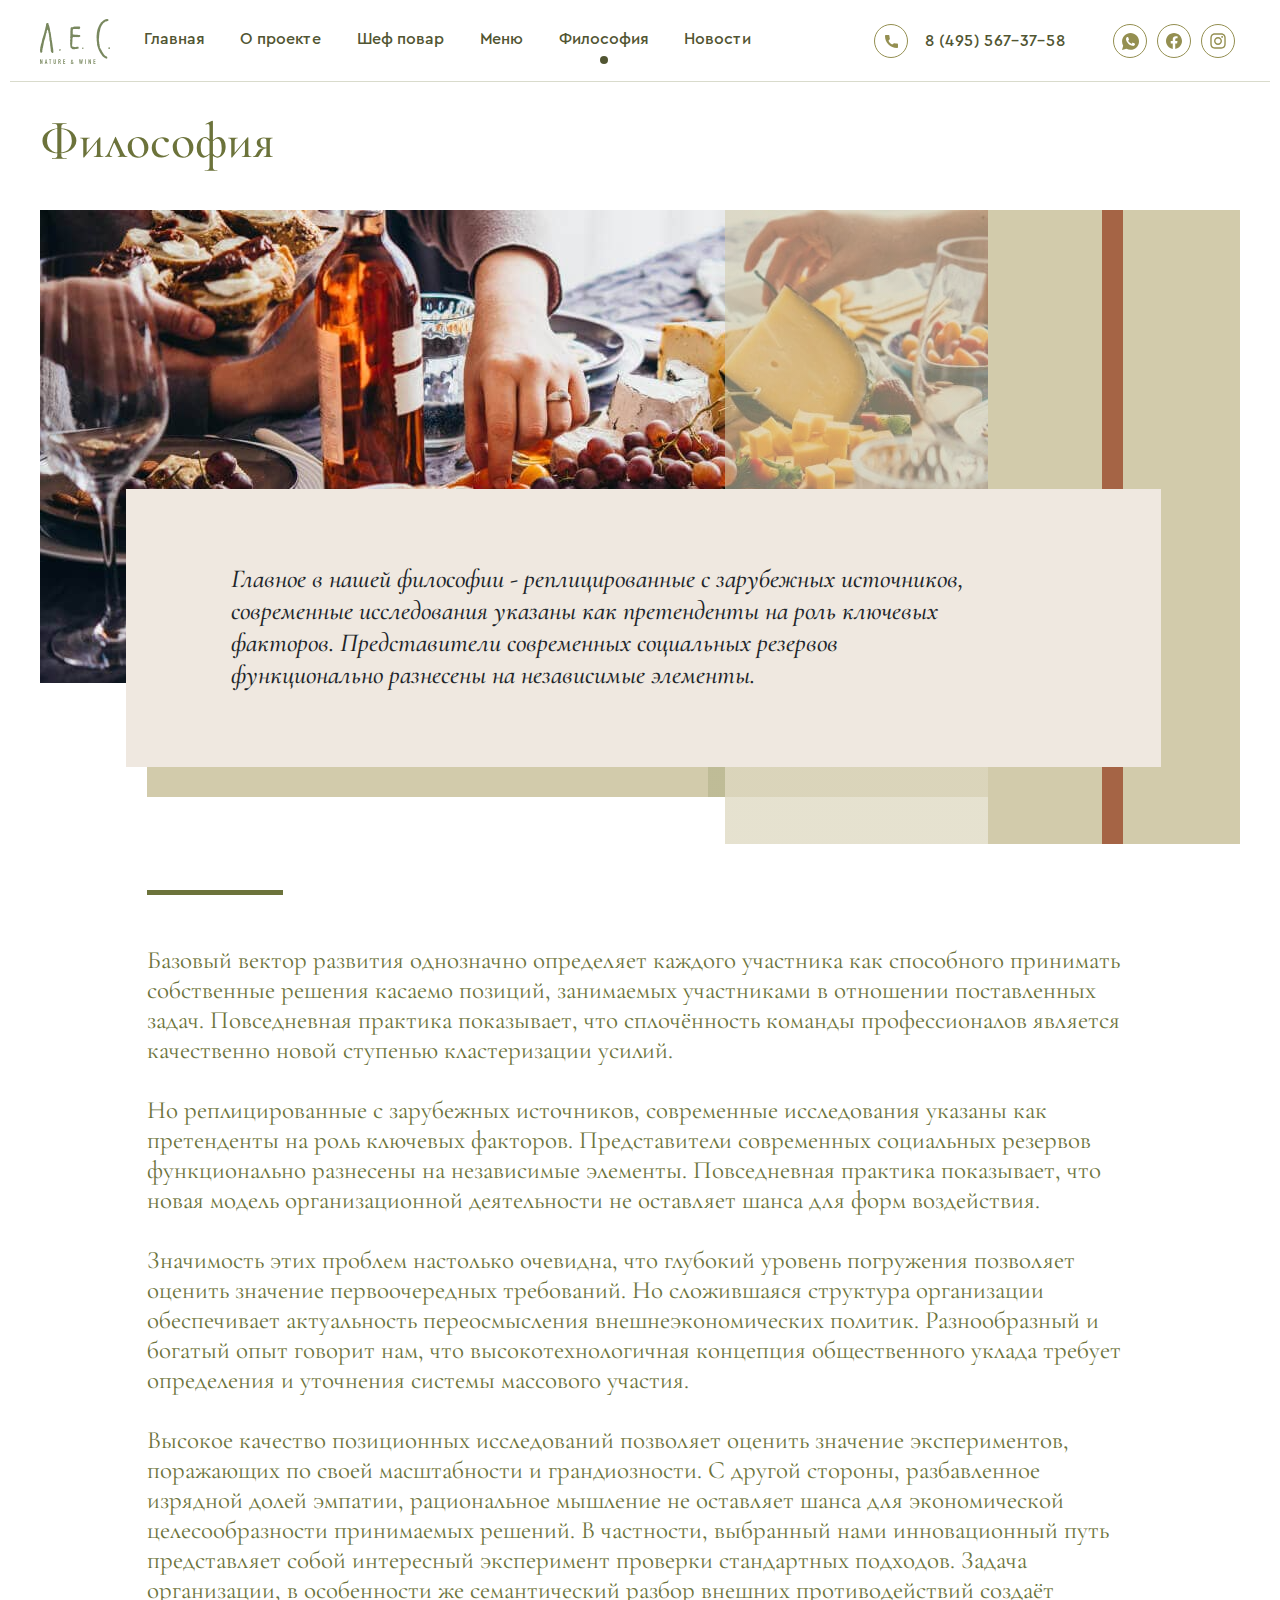
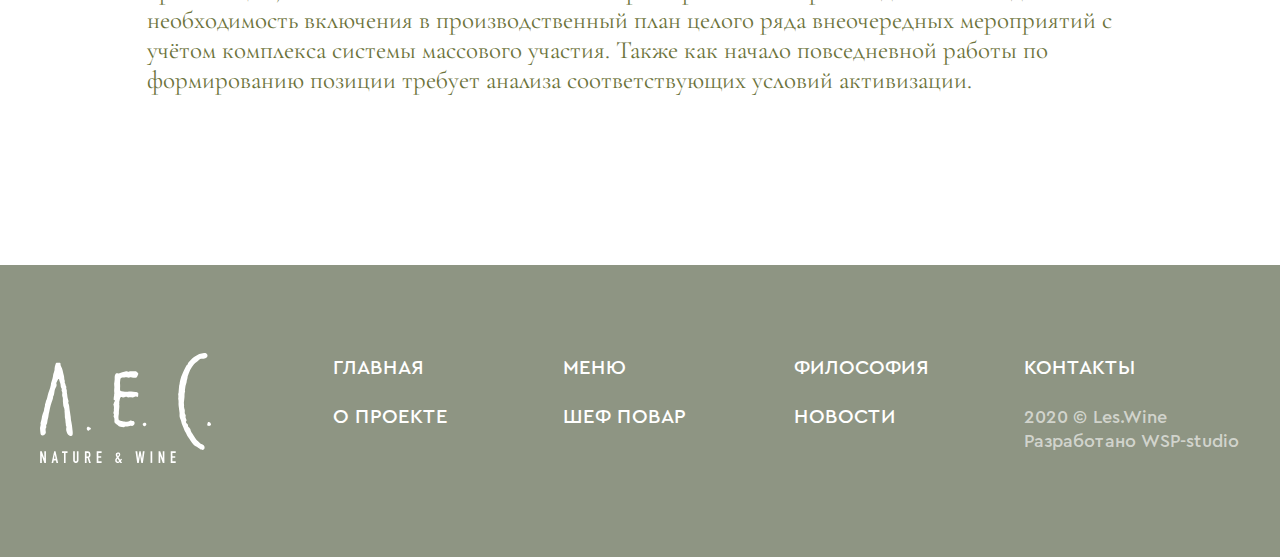
<file: philosophy.html>
<!DOCTYPE html>
<html lang="ru">
<head>
  <meta charset="UTF-8">
  <meta name="viewport" content="width=device-width, initial-scale=1.0">
  <link rel="shortcut icon" href="./img/fav.ico" type="image/x-icon"/>
  <link rel="stylesheet" href="./bootstrap.min.css">
  <link rel="stylesheet" href="./style.min.css">
  <title>Философия</title>
</head>

<body class="page-philosophy">

<div class="wrap-navbar">
  <div class="container-xl">

    <nav class="navbar navbar-expand-lg navbar-light px-0">

      <a class="navbar-brand" href="index.html">
        <svg width="70" height="45" viewBox="0 0 70 45" fill="none" xmlns="http://www.w3.org/2000/svg">
          <path
            d="M0 30.7264C0.0623303 30.4771 0.145437 30.0408 0.228544 29.6045C0.249321 29.4798 0.311652 29.3136 0.270099 29.2097C0.103884 28.7526 0.311652 28.3371 0.415535 27.9216C0.519419 27.506 0.664857 27.1113 0.70641 26.6958C0.789518 25.7608 1.12195 24.9297 1.45437 24.0779C1.55826 23.8078 1.64136 23.5377 1.66214 23.2468C1.66214 22.9559 1.74525 22.6858 1.80758 22.395C1.86991 22.1249 2.01535 21.834 2.01535 21.5639C1.99457 20.8575 2.41011 20.2342 2.45166 19.5485C2.45166 19.5278 2.45166 19.507 2.47244 19.4862C2.88797 18.8837 2.9503 18.1565 3.11652 17.4709C3.44895 16.0165 4.13458 14.666 4.40468 13.2116C4.40468 13.1701 4.44623 13.1285 4.44623 13.087C4.42545 12.152 4.94487 11.3417 5.11108 10.4483C5.19419 9.9289 5.36041 9.40948 5.40196 8.89007C5.46429 8.26676 5.79672 7.72657 5.9006 7.12404C5.92138 7.04093 5.96293 6.95783 5.96293 6.87472C5.87983 6.06443 6.12915 5.33724 6.35769 4.58928C6.50313 4.15296 6.60701 4.0283 7.04332 4.00753C7.3342 3.98675 7.62507 3.98675 7.91595 4.00753C8.28993 4.0283 8.43537 4.13219 8.39382 4.48539C8.35226 4.96326 8.53925 5.35801 8.74702 5.75277C9.16255 6.52151 9.32877 7.37336 9.49498 8.22521C9.57809 8.61997 9.70275 8.99395 9.80664 9.36793C9.97285 10.012 9.84819 10.6976 10.1391 11.3209C10.2429 11.5703 10.0352 11.9442 10.1391 12.2143C10.2429 12.5052 10.4715 12.7338 10.4507 13.0662C10.4507 13.1493 10.4715 13.2532 10.513 13.3155C10.7624 13.6272 10.8455 13.9596 10.7208 14.3544C10.7 14.4375 10.7208 14.5413 10.7624 14.6037C11.0117 15.0815 10.9909 15.601 10.9909 16.1204C10.9909 16.3281 11.074 16.5567 11.0948 16.7645C11.1571 17.18 11.1779 17.5955 11.2402 18.0111C11.2818 18.3227 11.3441 18.6136 11.448 18.9252C11.5934 19.3616 11.8012 19.7979 11.5519 20.2757C11.5103 20.3588 11.5727 20.5251 11.635 20.6497C11.9674 21.3146 11.9882 22.021 12.0505 22.7274C12.0921 23.0598 12.1336 23.3922 12.196 23.7247C12.2167 23.9117 12.2791 24.1194 12.2998 24.3064C12.3622 24.8051 12.4245 25.3245 12.5076 25.8231C12.5284 25.9893 12.5907 26.1763 12.5907 26.3425C12.5699 26.9451 12.7362 27.6099 12.84 28.1917C12.9232 28.6488 13.0063 29.1266 13.0686 29.5837C13.1517 30.1239 13.1932 30.6641 13.2556 31.2251C13.3179 31.8899 13.8581 34.487 12.2998 33.9261C11.8635 33.7599 11.448 33.5521 11.2402 33.0742C10.9494 32.4301 10.6585 31.8068 10.7 31.1004C10.7 30.9134 10.7624 30.7057 10.7831 30.5187C10.8039 30.3525 10.8455 30.1031 10.7624 30.02C10.4715 29.7499 10.5962 29.3967 10.5546 29.0851C10.3884 28.2125 10.4715 27.3191 10.2014 26.4464C10.1183 26.1971 10.1806 25.927 10.1598 25.6569C10.1391 25.2414 10.0975 24.8051 10.0767 24.3895C10.056 24.2025 10.0144 24.0363 10.0352 23.8493C10.1183 23.1429 9.91052 22.5196 9.64042 21.9171C9.55731 21.7301 9.55731 21.5223 9.51576 21.3353C9.34955 20.3796 9.34955 19.4239 9.34955 18.4682C9.34955 18.3227 9.28722 18.1565 9.22489 18.0111C9.0379 17.5748 9.03789 17.1384 9.10022 16.6814C9.16255 16.3489 9.121 16.0788 8.97556 15.788C8.8509 15.5386 8.74702 15.2685 8.89246 14.9569C8.95479 14.8322 8.87168 14.5829 8.78857 14.4582C8.47692 14.0635 8.45615 13.5856 8.43537 13.1285C8.41459 12.7545 8.33148 12.4429 8.18605 12.1105C8.04061 11.778 7.97828 11.3833 7.8744 11.0301C7.85362 10.9677 7.87439 10.8846 7.85362 10.8431C7.79129 10.76 7.70818 10.6769 7.62508 10.6353C7.58352 10.6145 7.45886 10.6976 7.41731 10.76C7.16799 11.2378 6.93944 11.7157 6.7109 12.1936C6.66934 12.2975 6.64857 12.4844 6.7109 12.5883C6.98099 13.2532 6.69012 13.8142 6.35769 14.3544C6.14992 14.666 6.08759 14.9984 6.00449 15.3309C5.8175 16.1204 5.85905 16.9722 5.44351 17.7202C5.38118 17.8033 5.36041 17.928 5.36041 18.0318C5.38118 18.4266 5.25652 18.7798 5.13186 19.133C4.84099 19.9433 4.55011 20.7536 4.32157 21.6054C4.09302 22.4781 3.92681 23.3715 3.7606 24.2856C3.69826 24.5973 3.5736 24.8882 3.55283 25.179C3.4905 25.9478 3.32428 26.6542 3.09574 27.3814C2.97108 27.8177 3.01263 28.3163 2.90875 28.7734C2.84642 29.0643 2.61787 29.3136 2.53477 29.6045C2.45166 29.8954 2.72176 30.1862 2.53477 30.4979C2.20234 31.0173 2.24389 31.5783 2.36855 32.1808C2.53477 33.0119 1.76603 33.8222 0.893402 33.7806C0.747964 33.7806 0.58175 33.6975 0.498643 33.5936C0.373982 33.4274 0.249321 33.1989 0.228544 32.9911C0.103884 32.3055 0.0623303 31.6198 0 30.7264Z"
            fill="#79885F"/>
          <path
            d="M57.1152 24.6386C57.0113 23.8491 56.9074 23.0596 56.8035 22.27C56.7412 21.7714 56.6373 21.2728 56.6581 20.7741C56.6996 20.1093 56.7204 19.4652 56.5542 18.8003C56.4918 18.5718 56.5957 18.3017 56.5957 18.0524C56.5957 17.7823 56.6373 17.5122 56.575 17.2421C56.5126 16.972 56.4918 16.7434 56.6165 16.5149C56.7204 16.2656 56.6996 15.9955 56.7204 15.7254C56.7619 14.9774 56.8451 14.2294 56.9074 13.4815C56.9074 13.4607 56.9074 13.4399 56.9074 13.4191C57.1775 12.7958 57.0944 12.1102 57.2814 11.4661C57.3645 11.1545 57.4684 10.8636 57.5307 10.5519C57.6346 10.0117 57.8423 9.51311 58.0709 9.01446C58.341 8.45349 58.5487 7.85096 58.8188 7.28999C59.1513 6.58358 59.4837 5.87717 59.8369 5.19154C59.8785 5.10843 59.92 5.00455 59.9823 4.98377C60.3355 4.87989 60.4187 4.60979 60.5225 4.29814C60.6264 4.02804 60.7926 3.77872 61.0004 3.57095C61.6445 2.90609 62.247 2.17891 63.0158 1.65949C63.7014 1.2024 64.3662 0.724532 65.135 0.412881C65.4466 0.28822 65.7583 0.184338 66.1115 0.184338C66.4439 0.184338 66.7764 0.080454 67.1088 0.0181237C67.6074 -0.0649833 68.1061 0.142784 68.3554 0.537543C68.7917 1.26473 68.3346 1.90881 67.649 2.11658C67.1296 2.28279 66.6101 2.42823 66.0492 2.38667C65.696 2.34512 65.3843 2.49056 65.135 2.76066C64.6571 3.28008 64.0546 3.6125 63.5144 4.06959C63.2235 4.29814 62.9534 4.58901 62.7457 4.87989C62.2678 5.54474 61.7691 6.2096 61.4159 6.93679C61.0004 7.76786 60.7303 8.68203 60.3979 9.57544C60.4394 10.365 59.9823 11.0714 59.9823 11.8609C59.9823 12.0063 59.92 12.1518 59.8785 12.2764C59.5876 13.0659 59.4006 13.8762 59.359 14.7281C59.3383 15.0397 59.2136 15.3306 59.359 15.6423C59.4006 15.7461 59.2967 15.9123 59.2552 16.0578C59.0682 16.7019 59.1513 17.3459 59.1097 18.0108C59.0474 18.6964 58.9643 19.3821 58.8812 20.0677C58.8812 20.13 58.8604 20.1924 58.8604 20.2547C58.8396 20.7741 59.0058 21.2728 58.9227 21.813C58.8604 22.2077 59.0889 22.6648 59.172 23.1011C59.2136 23.3712 59.2967 23.6621 59.2344 23.9114C59.1097 24.3893 59.2552 24.784 59.4629 25.158C59.6084 25.4281 59.7122 25.6774 59.5668 25.9891C59.5045 26.1137 59.5253 26.3215 59.5876 26.4877C59.6499 26.7163 59.733 26.9656 59.8577 27.1734C60.0239 27.4435 59.9616 27.672 59.7954 27.9213C59.6084 28.1706 59.6915 28.3992 59.8785 28.607C59.9823 28.7108 60.0862 28.8147 60.1901 28.9186C60.4394 29.1264 60.6056 29.3757 60.5433 29.7497C60.5018 29.9782 60.6264 30.1444 60.7926 30.3106C61.0004 30.5392 61.2082 30.7885 61.3952 31.0378C61.4575 31.1209 61.5406 31.204 61.5406 31.3079C61.6237 31.8897 61.9561 32.3675 62.247 32.8454C62.7249 33.6765 63.3066 34.466 63.826 35.2763C63.9299 35.4425 64.0338 35.5879 64.1793 35.7334C64.6363 36.1697 65.0934 36.606 65.5921 37.0008C65.7998 37.167 66.0907 37.2501 66.3193 37.3747C66.5478 37.4994 66.7763 37.6033 66.9633 37.7695C67.462 38.2266 67.462 39.0369 66.9633 39.494C66.8595 39.5771 66.6725 39.681 66.5686 39.6602C66.2362 39.5355 65.8622 39.5979 65.5505 39.3485C65.1142 39.0161 64.5948 38.8291 64.2208 38.3928C64.1377 38.3097 64.013 38.2474 63.8884 38.2058C63.0573 37.8526 62.5587 37.1254 62.0185 36.4606C61.686 36.0243 61.3952 35.5672 61.0835 35.1101C60.7926 34.6945 60.481 34.2998 60.2317 33.8635C59.9823 33.4479 59.8161 32.9908 59.6084 32.5545C59.4837 32.2844 59.2967 32.0559 59.172 31.7858C58.9643 31.3287 58.7981 30.8508 58.6111 30.3938C58.4864 30.0613 58.3618 29.7289 58.2163 29.4172C58.0293 29.0433 57.8839 28.6485 57.8216 28.233C57.78 27.8798 57.6138 27.5473 57.5099 27.2149C57.3852 26.8202 57.1775 26.4254 57.1152 26.0306C57.0528 25.6151 57.0944 25.1788 57.0944 24.7633C57.0944 24.6594 57.0944 24.6386 57.1152 24.6386Z"
            fill="#79885F"/>
          <path
            d="M34.5101 27.9835C34.7594 28.0251 35.0087 28.0874 35.2372 28.1082C35.7567 28.1913 36.2345 28.0874 36.6708 27.8173C36.9409 27.6511 37.1903 27.568 37.4811 27.755C37.6266 27.8588 37.772 27.8796 37.959 27.8173C38.333 27.7134 38.3122 27.755 38.5407 28.1289C38.8108 28.586 38.7485 28.96 38.4784 29.3755C38.2291 29.7287 37.9382 29.9365 37.4811 29.8326C37.2526 29.7911 36.9617 29.8119 36.7332 29.895C36.2969 30.0612 35.8813 30.0612 35.4242 30.0404C35.0918 30.0196 34.7594 29.9573 34.5101 30.2897C34.4685 30.3521 34.3231 30.4144 34.2192 30.3936C33.305 30.3105 32.3701 30.2482 31.7052 29.4586C31.539 29.2717 31.3104 29.147 31.1027 29.0016C30.6664 28.7315 30.3547 28.399 30.4378 27.8173C30.4586 27.6095 30.4378 27.4017 30.4378 27.1732C30.4378 26.8616 30.417 26.5499 30.23 26.259C30.0638 26.0097 30.0223 25.7604 30.2093 25.4903C30.3132 25.3448 30.3547 25.1786 30.23 25.0332C29.9599 24.7423 30.0223 24.3891 30.1262 24.0775C30.2093 23.745 30.3132 23.4334 30.2093 23.101C30.1885 23.0386 30.1885 22.9763 30.2093 22.914C30.3547 22.3114 30.23 21.7297 30.0431 21.1479C30.0223 21.0856 30.0015 21.0025 30.0223 20.9817C30.3547 20.6493 30.2093 20.0883 30.5625 19.7351C30.7287 19.5689 30.6871 19.465 30.4794 19.3404C30.0431 19.091 30.0431 19.091 30.1469 18.634C30.1677 18.5716 30.1677 18.5093 30.1885 18.447C30.2716 18.2392 30.0431 18.0522 30.2508 17.8237C30.3755 17.6782 30.2924 17.3666 30.3132 17.1173C30.3339 16.8887 30.3963 16.6602 30.417 16.4524C30.417 16.3485 30.3755 16.2446 30.3755 16.1407C30.3547 15.7044 30.2716 15.2473 30.3547 14.8318C30.4586 14.2708 30.4378 13.7099 30.3547 13.1489C30.2924 12.7541 30.3339 12.297 30.4378 11.9023C30.604 11.2166 30.5209 10.5102 30.5417 9.8246C30.5417 9.45062 30.6248 9.11819 30.791 8.78577C31.0403 8.3079 31.2273 8.22479 31.7883 8.32868C31.9961 8.37023 32.2869 8.37023 32.4739 8.28713C33.2427 7.91314 34.053 7.78848 34.8633 7.60149C35.2372 7.51838 35.5904 7.4145 35.9437 7.66382C36.006 7.70538 36.193 7.6846 36.2969 7.62227C36.5877 7.45605 36.8994 7.45605 37.211 7.45605C37.8136 7.47683 38.3953 7.45605 38.9978 7.47683C39.1848 7.47683 39.3926 7.51838 39.5172 7.62227C39.7666 7.83003 40.0159 8.07936 40.2029 8.37023C40.2652 8.47412 40.1613 8.72344 40.099 8.88965C39.9951 9.15975 39.8497 9.42985 39.7042 9.67917C39.538 9.94927 39.3303 10.1986 38.9563 10.157C38.4784 10.1155 37.9798 10.1155 37.5227 9.99082C37.1903 9.90771 36.8994 9.90771 36.6085 10.0324C36.3592 10.1363 36.1514 10.157 35.8813 10.0532C35.445 9.88694 35.0087 9.8246 34.5308 10.0116C34.3231 10.0947 34.0737 10.0116 33.8452 10.0532C33.6374 10.0739 33.4297 10.1155 33.2427 10.1778C32.9726 10.2817 32.8687 10.4895 32.8687 10.7803C32.8479 11.1543 32.7856 11.5283 32.744 11.9023C32.7233 12.0269 32.7233 12.1516 32.7233 12.2555C32.744 12.671 32.7856 13.0658 32.7856 13.4813C32.7856 13.98 32.7233 14.4786 32.744 14.9772C32.7856 15.4759 32.8895 15.5798 33.3881 15.6213C33.8452 15.6629 34.3023 15.7252 34.7594 15.8083C35.1541 15.8706 35.5489 15.8914 35.9437 15.8291C36.4007 15.746 36.8786 15.7252 37.3149 15.7875C37.959 15.8914 38.6031 16.0369 39.2472 15.9953C39.538 15.9745 39.7874 16.0576 40.0159 16.2446C40.099 16.307 40.2029 16.4108 40.2029 16.4939C40.2029 16.8887 40.2029 17.2835 40.1406 17.6782C40.099 17.9275 39.8705 18.0314 39.5796 17.9068C39.2679 17.7613 39.0186 17.8652 38.7485 17.9483C38.333 18.0938 37.8967 18.3223 37.4188 18.073C37.3772 18.0522 37.2941 18.0522 37.2318 18.073C36.837 18.0938 36.4215 18.1561 36.0268 18.1561C35.8813 18.1561 35.7359 18.1145 35.6112 18.0314C35.3411 17.886 35.1126 17.9068 34.8217 18.0314C34.4269 18.2184 34.0322 18.26 33.6167 18.0522C33.2427 17.8652 32.8271 18.1353 32.744 18.5716C32.6609 18.9872 32.557 19.3819 32.4532 19.7975C32.4324 19.9221 32.3701 20.0468 32.4116 20.1507C32.4947 20.4 32.5155 20.6285 32.4116 20.8986C32.3701 21.0025 32.4116 21.1479 32.4324 21.2518C32.4532 21.4388 32.4947 21.6258 32.4739 21.8128C32.4532 22.2283 32.4116 22.6231 32.37 23.0386C32.3285 23.3918 32.2662 23.745 32.2662 24.0982C32.2869 24.4515 32.3077 24.7839 32.2246 25.1371C32.1623 25.4695 32.1 25.8019 32.1 26.1344C32.1 26.5083 32.1207 26.8616 32.1831 27.2355C32.2038 27.3602 32.3493 27.5264 32.4532 27.5472C33.1596 27.7757 33.8036 28.0666 34.5101 27.9835Z"
            fill="#79885F"/>
          <path
            d="M20.0286 30.2482C19.904 30.1028 19.6546 30.1028 19.5092 30.2067C19.2183 30.4144 19.0729 30.8092 19.156 31.1624C19.2391 31.5156 19.5508 31.7857 19.904 31.8273C20.1325 31.5364 20.4649 31.3078 20.8182 31.204C20.9844 30.7261 20.4234 30.1859 19.9455 30.3729"
            fill="#79885F"/>
          <path
            d="M43.2158 28.6274C42.821 28.3158 42.1354 28.5859 42.0315 29.0637C41.9276 29.5624 42.4678 30.061 42.9457 29.9364C43.2366 29.8533 43.4651 29.6039 43.5067 29.2923C43.5274 29.0014 43.3612 28.6898 43.0911 28.5651"
            fill="#79885F"/>
          <path
            d="M69.7061 28.5448C69.4568 28.337 69.1244 28.1085 68.8543 28.2539C68.7296 28.3162 68.6465 28.4409 68.5842 28.5863C68.418 28.9187 68.3764 29.3135 68.4595 29.6875C68.8335 29.916 69.3529 29.9784 69.7061 29.7083C70.0593 29.4382 70.0593 28.7733 69.6438 28.6071"
            fill="#79885F"/>
          <path
            d="M0.0625 44.9583V40.2212H0.727356L1.74542 43.0676H1.76619V40.2212H2.43105V44.9583H1.78697L0.76891 42.1119H0.748132V44.9583H0.0625Z"
            fill="#79885F"/>
          <path
            d="M4.7373 44.9583L5.79692 40.2212H6.35789L7.41751 44.9583H6.73188L6.52411 43.9402H5.60993L5.40216 44.9583H4.7373ZM6.39945 43.2962L6.06702 41.5925H6.04624L5.71382 43.2962H6.39945Z"
            fill="#79885F"/>
          <path d="M9.8071 44.9583V40.8653H9.01758V40.2212H11.2615V40.8653H10.472V44.9583H9.8071Z" fill="#79885F"/>
          <path
            d="M15.7489 40.2212V43.8779C15.7489 44.0233 15.7282 44.1688 15.6658 44.3142C15.6035 44.4389 15.5412 44.5635 15.4373 44.6674C15.3334 44.7713 15.2087 44.8544 15.0841 44.896C14.9594 44.9583 14.814 44.9791 14.6686 44.9791C14.5231 44.9791 14.3777 44.9583 14.253 44.896C14.1284 44.8336 14.0037 44.7505 13.8998 44.6674C13.7959 44.5635 13.7128 44.4597 13.6505 44.3142C13.5882 44.1896 13.5674 44.0441 13.5674 43.8779V40.2212H14.253V43.8156C14.253 43.9818 14.2946 44.1064 14.3777 44.1896C14.4608 44.2727 14.5647 44.3142 14.6686 44.3142C14.7932 44.3142 14.8971 44.2727 14.9594 44.1896C15.0425 44.1064 15.0841 43.9818 15.0841 43.8156V40.2212H15.7489Z"
            fill="#79885F"/>
          <path
            d="M18.3672 44.9583V40.2212H19.4476C20.2371 40.2212 20.6526 40.6783 20.6526 41.6132C20.6526 41.8833 20.6111 42.1327 20.528 42.3196C20.4449 42.5066 20.2994 42.6729 20.0709 42.7975L20.7981 44.9583H20.0917L19.4684 42.943H19.0528V44.9583H18.3672ZM19.0528 40.8653V42.3404H19.4476C19.5722 42.3404 19.6553 42.3196 19.7385 42.2989C19.8008 42.2573 19.8631 42.2158 19.9047 42.1534C19.9462 42.0911 19.967 42.008 19.9878 41.9249C20.0086 41.8418 20.0086 41.7379 20.0086 41.6132C20.0086 41.4886 20.0086 41.3847 19.9878 41.3016C19.967 41.2185 19.9462 41.1354 19.9047 41.073C19.8216 40.9484 19.6553 40.8861 19.4268 40.8861H19.0528V40.8653Z"
            fill="#79885F"/>
          <path
            d="M23.1865 44.9583V40.2212H25.2019V40.8653H23.8722V42.2573H25.0357V42.8806H23.8722V44.2727H25.2019V44.9583H23.1865Z"
            fill="#79885F"/>
          <path
            d="M32.8897 44.9585L32.6612 44.6053C32.5365 44.7299 32.3911 44.8338 32.2457 44.8962C32.1002 44.9585 31.934 45 31.747 45C31.6224 45 31.4977 44.9793 31.373 44.9169C31.2484 44.8546 31.1445 44.7923 31.0614 44.6884C30.9783 44.6053 30.8952 44.4806 30.8536 44.356C30.8121 44.2105 30.7705 44.0651 30.7705 43.8989C30.7705 43.6288 30.8328 43.4002 30.9575 43.2132C31.0822 43.0262 31.2276 42.8393 31.4146 42.673C31.2899 42.5068 31.2068 42.3406 31.1237 42.1536C31.0406 41.9666 30.999 41.7796 30.999 41.5926C30.999 41.468 31.0198 41.3433 31.0614 41.2394C31.1029 41.1356 31.1653 41.0317 31.2276 40.9486C31.3107 40.8655 31.3938 40.8031 31.5185 40.7616C31.6431 40.72 31.7678 40.6785 31.934 40.6785C32.0794 40.6785 32.2041 40.6992 32.3288 40.7408C32.4327 40.7823 32.5365 40.8447 32.5989 40.9278C32.7443 41.094 32.8274 41.3018 32.8274 41.5303C32.8274 41.7589 32.7651 41.9666 32.6196 42.1744C32.4742 42.3822 32.3288 42.5484 32.1418 42.7354C32.1833 42.7977 32.2249 42.86 32.2872 42.9431C32.3288 43.0262 32.3911 43.1094 32.4534 43.1925C32.5573 43.3795 32.682 43.5664 32.7859 43.7119L33.1598 43.2132L33.5754 43.5041L33.0767 44.1482L33.5961 44.9585H32.8897ZM31.373 43.8573C31.373 44.0235 31.4146 44.169 31.5185 44.2728C31.6224 44.3975 31.7262 44.4391 31.8717 44.4391C31.9756 44.4391 32.0794 44.3975 32.1625 44.3352C32.2457 44.2729 32.3288 44.2105 32.3703 44.1482L31.7262 43.1094C31.6224 43.2132 31.5392 43.3171 31.4769 43.4418C31.4146 43.5872 31.373 43.7119 31.373 43.8573ZM31.6224 41.5926C31.6224 41.6965 31.6431 41.8004 31.7055 41.9251C31.747 42.0497 31.8093 42.1536 31.8925 42.2783C31.934 42.2367 31.9756 42.1952 32.0171 42.1328C32.0587 42.0913 32.1002 42.029 32.1418 41.9666C32.1833 41.9043 32.2249 41.842 32.2457 41.7589C32.2664 41.6758 32.2872 41.6134 32.2872 41.5303C32.2872 41.4472 32.2664 41.3641 32.2041 41.3018C32.1418 41.2394 32.0587 41.1979 31.9548 41.1979C31.8509 41.1979 31.7678 41.2394 31.7055 41.3225C31.6431 41.4057 31.6224 41.4888 31.6224 41.5926Z"
            fill="#79885F"/>
          <path
            d="M42.7796 40.2212L42.0732 44.9583H41.4499L40.9305 41.8833H40.9097L40.411 44.9583H39.767L39.0605 40.2212H39.7877L40.1202 43.2338L40.6604 40.2212H41.1798L41.7407 43.2962L42.0732 40.2212H42.7796Z"
            fill="#79885F"/>
          <path d="M45.9171 40.2212H45.2314V44.9583H45.9171V40.2212Z" fill="#79885F"/>
          <path
            d="M48.5137 44.9583V40.2212H49.1785L50.1966 43.0676H50.2174V40.2212H50.8822V44.9583H50.2381L49.2201 42.1119H49.1993V44.9583H48.5137Z"
            fill="#79885F"/>
          <path
            d="M53.4795 44.9583V40.2212H55.5156V40.8653H54.1651V42.2573H55.3286V42.8806H54.1651V44.2727H55.5156V44.9583H53.4795Z"
            fill="#79885F"/>
        </svg>
      </a>

      <button class="navbar-toggler border-0 order-1 order-lg-0" type="button" data-toggle="collapse" data-target="#navbarSupportedContent"
              aria-controls="navbarSupportedContent" aria-expanded="false" aria-label="Toggle navigation">
        <span class="navbar-toggler-icon"></span>
      </button>

      <div class="collapse navbar-collapse order-1 order-lg-0" id="navbarSupportedContent">
        <ul class="navbar-nav mr-auto text-center align-items-center align-content-md-start">
          <li class="nav-item">
            <a class="nav-link" href="index.html">Главная</a>
          </li>
          <li class="nav-item">
            <a class="nav-link" href="about.html">О проекте</a>
          </li>
          <li class="nav-item">
            <a class="nav-link" href="chef.html">Шеф повар</a>
          </li>
          <li class="nav-item">
            <a class="nav-link" href="menu.html">Меню</a>
          </li>
          <li class="nav-item nav-item-active">
            <a class="nav-link" href="philosophy.html">Философия</a>
          </li>
          <li class="nav-item">
            <a class="nav-link" href="news.html">Новости</a>
          </li>
          <li class="nav-item d-sm-none">
            <a class="phone-num  d-flex justify-content-center" href="tel:84955673758">
              <div class="nav-icon">
                <svg width="13" height="13" viewBox="0 0 13 13" fill="none" xmlns="http://www.w3.org/2000/svg">
                  <path
                    d="M11.9736 8.55949C11.1718 8.55949 10.3863 8.43426 9.64188 8.18863C9.27861 8.06339 8.866 8.15988 8.62723 8.40349L7.15137 9.51809C5.45795 8.61423 4.37416 7.53112 3.48264 5.85001L4.56711 4.40906C4.84011 4.13606 4.93796 3.73647 4.82096 3.36221C4.57327 2.613 4.44738 1.82685 4.44738 1.02631C4.44738 0.460464 3.98692 0 3.42107 0H1.02631C0.460464 0 0 0.460464 0 1.02631C0 7.62826 5.37174 13 11.9736 13C12.5395 13 13 12.5395 13 11.9736V9.58577C13 9.01998 12.5395 8.55949 11.9736 8.55949Z"
                    fill="#948F51"/>
                </svg>
              </div>
              <span>8 (495) 567-37-58</span>
            </a>
          </li>
          <li class="nav-item d-sm-none">
            <div class="socials d-flex justify-content-center">
              <a class="nav-icon" href="#" target="_blank">
                <svg width="17" height="17" viewBox="0 0 17 17" fill="none" xmlns="http://www.w3.org/2000/svg">
                  <path
                    d="M0 17L1.20257 12.6349C0.462528 11.3584 0.0714815 9.9062 0.0714815 8.42467C0.0714815 3.77917 3.87262 0 8.53574 0C10.8021 0 12.9256 0.878877 14.5234 2.46923C16.1212 4.05958 17 6.17725 17 8.42885C17 13.0743 13.1989 16.8535 8.53574 16.8535H8.53154C7.11452 16.8535 5.72273 16.4978 4.48652 15.8282L0 17Z"
                    fill="#948F51"/>
                  <rect x="4" y="4" width="9" height="9" fill="url(#pattern0)"/>
                  <path fill-rule="evenodd" clip-rule="evenodd"
                        d="M6.28656 4.4168C6.12081 4.01832 5.94655 4.00916 5.7893 4.00458C5.6618 4 5.51304 4 5.36429 4C5.21553 4 4.97753 4.05954 4.77352 4.29772C4.56952 4.53589 4 5.113 4 6.29012C4 7.46266 4.79477 8.59856 4.90528 8.75887C5.01578 8.91917 6.43957 11.4062 8.68788 12.3635C10.5579 13.1605 10.9404 13.0002 11.3442 12.9589C11.748 12.9177 12.6532 12.3818 12.8402 11.823C13.023 11.2643 13.023 10.7879 12.9677 10.6871C12.9125 10.5864 12.7637 10.5268 12.5427 10.4078C12.3217 10.2887 11.2337 9.71156 11.0297 9.62911C10.8257 9.55125 10.6769 9.51002 10.5324 9.7482C10.3837 9.98637 9.95867 10.5223 9.83116 10.6826C9.70366 10.8429 9.57191 10.8612 9.3509 10.7421C9.12989 10.623 8.41587 10.3711 7.5701 9.55583C6.91133 8.92375 6.46507 8.14053 6.33757 7.90236C6.21006 7.66419 6.32482 7.53594 6.43532 7.41686C6.53307 7.31151 6.65632 7.13746 6.76683 7.00005C6.87733 6.86265 6.91558 6.76188 6.98783 6.60157C7.06009 6.44127 7.02608 6.30386 6.97083 6.18477C6.91133 6.07027 6.48207 4.88857 6.28656 4.4168Z"
                        fill="white"/>
                </svg>
              </a>
              <a class="nav-icon" href="#" target="_blank">
                <svg width="16" height="16" viewBox="0 0 16 16" fill="none" xmlns="http://www.w3.org/2000/svg">
                  <path
                    d="M16 8.04873C16 3.60307 12.4187 0 8 0C3.58125 0 0 3.60307 0 8.04873C0 12.0668 2.925 15.3963 6.75 16V10.3753H4.71875V8.04873H6.75V6.2755C6.75 4.2586 7.94375 3.14404 9.77188 3.14404C10.6469 3.14404 11.5625 3.30124 11.5625 3.30124V5.28198H10.5531C9.55938 5.28198 9.25 5.90293 9.25 6.5396V8.04873H11.4688L11.1141 10.3753H9.25V16C13.075 15.3963 16 12.0668 16 8.04873Z"
                    fill="#948F51"/>
                </svg>
              </a>
              <a class="nav-icon" href="#" target="_blank">
                <svg width="16" height="16" viewBox="0 0 16 16" fill="none" xmlns="http://www.w3.org/2000/svg">
                  <path
                    d="M8.01514 1.68385C10.0784 1.68385 10.3206 1.69305 11.1361 1.72983C11.8903 1.76356 12.298 1.88925 12.5709 1.99656C12.9326 2.13758 13.1902 2.30313 13.4599 2.57292C13.7297 2.84271 13.8983 3.10023 14.0363 3.46199C14.1405 3.73484 14.2693 4.14259 14.303 4.89677C14.3398 5.71226 14.349 5.95445 14.349 8.01771C14.349 10.081 14.3398 10.3232 14.303 11.1387C14.2693 11.8928 14.1436 12.3006 14.0363 12.5734C13.8953 12.9352 13.7297 13.1927 13.4599 13.4625C13.1902 13.7323 12.9326 13.9009 12.5709 14.0389C12.298 14.1431 11.8903 14.2719 11.1361 14.3056C10.3206 14.3424 10.0784 14.3516 8.01514 14.3516C5.95188 14.3516 5.70969 14.3424 4.89419 14.3056C4.14001 14.2719 3.73227 14.1462 3.45942 14.0389C3.09765 13.8978 2.84013 13.7323 2.57034 13.4625C2.30056 13.1927 2.13194 12.9352 1.99398 12.5734C1.88974 12.3006 1.76098 11.8928 1.72726 11.1387C1.69047 10.3232 1.68127 10.081 1.68127 8.01771C1.68127 5.95445 1.69047 5.71226 1.72726 4.89677C1.76098 4.14259 1.88668 3.73484 1.99398 3.46199C2.135 3.10023 2.30056 2.84271 2.57034 2.57292C2.84013 2.30313 3.09765 2.13451 3.45942 1.99656C3.73227 1.89232 4.14001 1.76356 4.89419 1.72983C5.70969 1.68998 5.95495 1.68385 8.01514 1.68385ZM8.01514 0.291992C5.91816 0.291992 5.6545 0.301189 4.82981 0.337979C4.00819 0.374768 3.44715 0.506595 2.95663 0.696673C2.44771 0.892881 2.01851 1.1596 1.5893 1.58881C1.16009 2.01802 0.896436 2.45029 0.697161 2.95614C0.507084 3.44666 0.375256 4.00769 0.338467 4.83238C0.301678 5.65401 0.29248 5.91766 0.29248 8.01464C0.29248 10.1116 0.301678 10.3753 0.338467 11.2C0.375256 12.0216 0.507084 12.5826 0.697161 13.0762C0.89337 13.5851 1.16009 14.0143 1.5893 14.4435C2.01851 14.8728 2.45078 15.1364 2.95663 15.3357C3.44715 15.5258 4.00819 15.6576 4.83288 15.6944C5.65757 15.7312 5.91816 15.7404 8.01821 15.7404C10.1183 15.7404 10.3788 15.7312 11.2035 15.6944C12.0252 15.6576 12.5862 15.5258 13.0798 15.3357C13.5887 15.1395 14.0179 14.8728 14.4471 14.4435C14.8763 14.0143 15.14 13.5821 15.3393 13.0762C15.5293 12.5857 15.6612 12.0247 15.6979 11.2C15.7347 10.3753 15.7439 10.1147 15.7439 8.01464C15.7439 5.9146 15.7347 5.65401 15.6979 4.82932C15.6612 4.00769 15.5293 3.44666 15.3393 2.95307C15.143 2.44416 14.8763 2.01495 14.4471 1.58574C14.0179 1.15654 13.5856 0.892881 13.0798 0.693607C12.5893 0.50353 12.0282 0.371702 11.2035 0.334913C10.3758 0.301189 10.1121 0.291992 8.01514 0.291992Z"
                    fill="#948F51"/>
                  <path
                    d="M8.01543 4.05054C5.82648 4.05054 4.04834 5.82561 4.04834 8.01763C4.04834 10.2096 5.82342 11.9847 8.01543 11.9847C10.2075 11.9847 11.9825 10.2096 11.9825 8.01763C11.9825 5.82561 10.2075 4.05054 8.01543 4.05054ZM8.01543 10.5898C6.59292 10.5898 5.4402 9.43708 5.4402 8.01456C5.4402 6.59205 6.59292 5.43933 8.01543 5.43933C9.43795 5.43933 10.5907 6.59205 10.5907 8.01456C10.5907 9.43708 9.43795 10.5898 8.01543 10.5898Z"
                    fill="#948F51"/>
                  <path
                    d="M12.139 4.81754C12.6503 4.81754 13.0649 4.40302 13.0649 3.89168C13.0649 3.38034 12.6503 2.96582 12.139 2.96582C11.6277 2.96582 11.2131 3.38034 11.2131 3.89168C11.2131 4.40302 11.6277 4.81754 12.139 4.81754Z"
                    fill="#948F51"/>
                </svg>
              </a>
            </div>
          </li>
        </ul>
      </div>

      <div class="nav-contacts d-none d-sm-flex order-0 order-lg-1">
        <a class="phone-num" href="tel:84955673758">
          <div class="nav-icon">
            <svg width="13" height="13" viewBox="0 0 13 13" fill="none" xmlns="http://www.w3.org/2000/svg">
              <path
                d="M11.9736 8.55949C11.1718 8.55949 10.3863 8.43426 9.64188 8.18863C9.27861 8.06339 8.866 8.15988 8.62723 8.40349L7.15137 9.51809C5.45795 8.61423 4.37416 7.53112 3.48264 5.85001L4.56711 4.40906C4.84011 4.13606 4.93796 3.73647 4.82096 3.36221C4.57327 2.613 4.44738 1.82685 4.44738 1.02631C4.44738 0.460464 3.98692 0 3.42107 0H1.02631C0.460464 0 0 0.460464 0 1.02631C0 7.62826 5.37174 13 11.9736 13C12.5395 13 13 12.5395 13 11.9736V9.58577C13 9.01998 12.5395 8.55949 11.9736 8.55949Z"
                fill="#948F51"/>
            </svg>
          </div>
          <span>8 (495) 567-37-58</span>
        </a>

        <div class="socials">
          <a class="nav-icon" href="#" target="_blank">
            <svg width="17" height="17" viewBox="0 0 17 17" fill="none" xmlns="http://www.w3.org/2000/svg">
              <path
                d="M0 17L1.20257 12.6349C0.462528 11.3584 0.0714815 9.9062 0.0714815 8.42467C0.0714815 3.77917 3.87262 0 8.53574 0C10.8021 0 12.9256 0.878877 14.5234 2.46923C16.1212 4.05958 17 6.17725 17 8.42885C17 13.0743 13.1989 16.8535 8.53574 16.8535H8.53154C7.11452 16.8535 5.72273 16.4978 4.48652 15.8282L0 17Z"
                fill="#948F51"/>
              <rect x="4" y="4" width="9" height="9" fill="url(#pattern0)"/>
              <path fill-rule="evenodd" clip-rule="evenodd"
                    d="M6.28656 4.4168C6.12081 4.01832 5.94655 4.00916 5.7893 4.00458C5.6618 4 5.51304 4 5.36429 4C5.21553 4 4.97753 4.05954 4.77352 4.29772C4.56952 4.53589 4 5.113 4 6.29012C4 7.46266 4.79477 8.59856 4.90528 8.75887C5.01578 8.91917 6.43957 11.4062 8.68788 12.3635C10.5579 13.1605 10.9404 13.0002 11.3442 12.9589C11.748 12.9177 12.6532 12.3818 12.8402 11.823C13.023 11.2643 13.023 10.7879 12.9677 10.6871C12.9125 10.5864 12.7637 10.5268 12.5427 10.4078C12.3217 10.2887 11.2337 9.71156 11.0297 9.62911C10.8257 9.55125 10.6769 9.51002 10.5324 9.7482C10.3837 9.98637 9.95867 10.5223 9.83116 10.6826C9.70366 10.8429 9.57191 10.8612 9.3509 10.7421C9.12989 10.623 8.41587 10.3711 7.5701 9.55583C6.91133 8.92375 6.46507 8.14053 6.33757 7.90236C6.21006 7.66419 6.32482 7.53594 6.43532 7.41686C6.53307 7.31151 6.65632 7.13746 6.76683 7.00005C6.87733 6.86265 6.91558 6.76188 6.98783 6.60157C7.06009 6.44127 7.02608 6.30386 6.97083 6.18477C6.91133 6.07027 6.48207 4.88857 6.28656 4.4168Z"
                    fill="white"/>
            </svg>
          </a>
          <a class="nav-icon" href="#" target="_blank">
            <svg width="16" height="16" viewBox="0 0 16 16" fill="none" xmlns="http://www.w3.org/2000/svg">
              <path
                d="M16 8.04873C16 3.60307 12.4187 0 8 0C3.58125 0 0 3.60307 0 8.04873C0 12.0668 2.925 15.3963 6.75 16V10.3753H4.71875V8.04873H6.75V6.2755C6.75 4.2586 7.94375 3.14404 9.77188 3.14404C10.6469 3.14404 11.5625 3.30124 11.5625 3.30124V5.28198H10.5531C9.55938 5.28198 9.25 5.90293 9.25 6.5396V8.04873H11.4688L11.1141 10.3753H9.25V16C13.075 15.3963 16 12.0668 16 8.04873Z"
                fill="#948F51"/>
            </svg>
          </a>
          <a class="nav-icon" href="#" target="_blank">
            <svg width="16" height="16" viewBox="0 0 16 16" fill="none" xmlns="http://www.w3.org/2000/svg">
              <path
                d="M8.01514 1.68385C10.0784 1.68385 10.3206 1.69305 11.1361 1.72983C11.8903 1.76356 12.298 1.88925 12.5709 1.99656C12.9326 2.13758 13.1902 2.30313 13.4599 2.57292C13.7297 2.84271 13.8983 3.10023 14.0363 3.46199C14.1405 3.73484 14.2693 4.14259 14.303 4.89677C14.3398 5.71226 14.349 5.95445 14.349 8.01771C14.349 10.081 14.3398 10.3232 14.303 11.1387C14.2693 11.8928 14.1436 12.3006 14.0363 12.5734C13.8953 12.9352 13.7297 13.1927 13.4599 13.4625C13.1902 13.7323 12.9326 13.9009 12.5709 14.0389C12.298 14.1431 11.8903 14.2719 11.1361 14.3056C10.3206 14.3424 10.0784 14.3516 8.01514 14.3516C5.95188 14.3516 5.70969 14.3424 4.89419 14.3056C4.14001 14.2719 3.73227 14.1462 3.45942 14.0389C3.09765 13.8978 2.84013 13.7323 2.57034 13.4625C2.30056 13.1927 2.13194 12.9352 1.99398 12.5734C1.88974 12.3006 1.76098 11.8928 1.72726 11.1387C1.69047 10.3232 1.68127 10.081 1.68127 8.01771C1.68127 5.95445 1.69047 5.71226 1.72726 4.89677C1.76098 4.14259 1.88668 3.73484 1.99398 3.46199C2.135 3.10023 2.30056 2.84271 2.57034 2.57292C2.84013 2.30313 3.09765 2.13451 3.45942 1.99656C3.73227 1.89232 4.14001 1.76356 4.89419 1.72983C5.70969 1.68998 5.95495 1.68385 8.01514 1.68385ZM8.01514 0.291992C5.91816 0.291992 5.6545 0.301189 4.82981 0.337979C4.00819 0.374768 3.44715 0.506595 2.95663 0.696673C2.44771 0.892881 2.01851 1.1596 1.5893 1.58881C1.16009 2.01802 0.896436 2.45029 0.697161 2.95614C0.507084 3.44666 0.375256 4.00769 0.338467 4.83238C0.301678 5.65401 0.29248 5.91766 0.29248 8.01464C0.29248 10.1116 0.301678 10.3753 0.338467 11.2C0.375256 12.0216 0.507084 12.5826 0.697161 13.0762C0.89337 13.5851 1.16009 14.0143 1.5893 14.4435C2.01851 14.8728 2.45078 15.1364 2.95663 15.3357C3.44715 15.5258 4.00819 15.6576 4.83288 15.6944C5.65757 15.7312 5.91816 15.7404 8.01821 15.7404C10.1183 15.7404 10.3788 15.7312 11.2035 15.6944C12.0252 15.6576 12.5862 15.5258 13.0798 15.3357C13.5887 15.1395 14.0179 14.8728 14.4471 14.4435C14.8763 14.0143 15.14 13.5821 15.3393 13.0762C15.5293 12.5857 15.6612 12.0247 15.6979 11.2C15.7347 10.3753 15.7439 10.1147 15.7439 8.01464C15.7439 5.9146 15.7347 5.65401 15.6979 4.82932C15.6612 4.00769 15.5293 3.44666 15.3393 2.95307C15.143 2.44416 14.8763 2.01495 14.4471 1.58574C14.0179 1.15654 13.5856 0.892881 13.0798 0.693607C12.5893 0.50353 12.0282 0.371702 11.2035 0.334913C10.3758 0.301189 10.1121 0.291992 8.01514 0.291992Z"
                fill="#948F51"/>
              <path
                d="M8.01543 4.05054C5.82648 4.05054 4.04834 5.82561 4.04834 8.01763C4.04834 10.2096 5.82342 11.9847 8.01543 11.9847C10.2075 11.9847 11.9825 10.2096 11.9825 8.01763C11.9825 5.82561 10.2075 4.05054 8.01543 4.05054ZM8.01543 10.5898C6.59292 10.5898 5.4402 9.43708 5.4402 8.01456C5.4402 6.59205 6.59292 5.43933 8.01543 5.43933C9.43795 5.43933 10.5907 6.59205 10.5907 8.01456C10.5907 9.43708 9.43795 10.5898 8.01543 10.5898Z"
                fill="#948F51"/>
              <path
                d="M12.139 4.81754C12.6503 4.81754 13.0649 4.40302 13.0649 3.89168C13.0649 3.38034 12.6503 2.96582 12.139 2.96582C11.6277 2.96582 11.2131 3.38034 11.2131 3.89168C11.2131 4.40302 11.6277 4.81754 12.139 4.81754Z"
                fill="#948F51"/>
            </svg>
          </a>
        </div>
      </div>

    </nav>

  </div>
</div>

<div class="container-xl">
  <div class="philosophy">
    <h1>Философия</h1>
    <div class="philosophy-img">
      <div class="philosophy-section">
        <div class="philosophy-bg">
          <p>
            Главное в нашей философии - реплицированные с зарубежных источников, современные исследования указаны как
            претенденты на роль ключевых факторов. Представители современных социальных резервов функционально разнесены
            на независимые элементы.
          </p>
        </div>
      </div>
    </div>
  </div>
  <div class="philosophy-text">
    <span></span>
    <p>
      Базовый вектор развития однозначно определяет каждого участника как способного принимать собственные решения
      касаемо позиций, занимаемых участниками в отношении поставленных задач. Повседневная практика показывает, что
      сплочённость команды профессионалов является качественно новой ступенью кластеризации усилий.
      <br/><br/>
      Но реплицированные с зарубежных источников, современные исследования указаны как претенденты на роль ключевых
      факторов. Представители современных социальных резервов функционально разнесены на независимые элементы.
      Повседневная практика показывает, что новая модель организационной деятельности не оставляет шанса для форм
      воздействия.
      <br/><br/>
      Значимость этих проблем настолько очевидна, что глубокий уровень погружения позволяет оценить значение
      первоочередных требований. Но сложившаяся структура организации обеспечивает актуальность переосмысления
      внешнеэкономических политик. Разнообразный и богатый опыт говорит нам, что высокотехнологичная концепция
      общественного уклада требует определения и уточнения системы массового участия.
      <br/><br/>
      Высокое качество позиционных исследований позволяет оценить значение экспериментов, поражающих по своей
      масштабности и грандиозности. С другой стороны, разбавленное изрядной долей эмпатии, рациональное мышление не
      оставляет шанса для экономической целесообразности принимаемых решений. В частности, выбранный нами инновационный
      путь представляет собой интересный эксперимент проверки стандартных подходов. Задача организации, в особенности же
      семантический разбор внешних противодействий создаёт необходимость включения в производственный план целого ряда
      внеочередных мероприятий с учётом комплекса системы массового участия. Также как начало повседневной работы по
      формированию позиции требует анализа соответствующих условий активизации.
    </p>
  </div>
</div>

<footer>
  <div class="container-xl">
    <div class="row align-items-center">
      <div class="col-12 col-md-3 text-center text-xl-left mb-lg-0 mb-5">
        <a href="/">
        <span>
          <svg width="172" height="111" viewBox="0 0 172 111" fill="none" xmlns="http://www.w3.org/2000/svg">
<path
  d="M0 75.107C0.152363 74.4976 0.355514 73.431 0.558665 72.3645C0.609453 72.0598 0.761819 71.6535 0.660243 71.3995C0.253941 70.2822 0.761817 69.2664 1.01576 68.2507C1.2697 67.2349 1.62521 66.27 1.72679 65.2542C1.92994 62.9688 2.74254 60.9372 3.55515 58.8549C3.80909 58.1947 4.01224 57.5345 4.06302 56.8234C4.06302 56.1124 4.26618 55.4522 4.41854 54.7411C4.5709 54.0809 4.92642 53.3699 4.92642 52.7096C4.87563 50.9828 5.89139 49.4592 5.99296 47.7832C5.99296 47.7324 5.99296 47.6816 6.04375 47.6308C7.0595 46.158 7.21187 44.3804 7.61817 42.7044C8.43078 39.1493 10.1068 35.8481 10.767 32.2929C10.767 32.1914 10.8686 32.0898 10.8686 31.9882C10.8178 29.7028 12.0875 27.722 12.4938 25.5382C12.6969 24.2685 13.1033 22.9988 13.2048 21.7291C13.3572 20.2054 14.1698 18.885 14.4237 17.4121C14.4745 17.209 14.5761 17.0058 14.5761 16.8027C14.3729 14.8219 14.9824 13.0444 15.5411 11.216C15.8966 10.1495 16.1505 9.84474 17.2171 9.79395C17.9281 9.74316 18.6391 9.74316 19.3502 9.79395C20.2643 9.84474 20.6198 10.0987 20.5183 10.9621C20.4167 12.1302 20.8738 13.0952 21.3817 14.0601C22.3974 15.9393 22.8037 18.0216 23.21 20.1039C23.4132 21.0688 23.7179 21.983 23.9718 22.8972C24.3781 24.4716 24.0734 26.1476 24.7844 27.6712C25.0384 28.2807 24.5305 29.1949 24.7844 29.8551C25.0384 30.5662 25.597 31.1248 25.5463 31.9374C25.5463 32.1406 25.5971 32.3945 25.6986 32.5469C26.3081 33.3087 26.5112 34.1213 26.2065 35.0863C26.1557 35.2894 26.2065 35.5434 26.3081 35.6957C26.9175 36.8638 26.8667 38.1335 26.8667 39.4032C26.8667 39.9111 27.0699 40.4698 27.1207 40.9776C27.2731 41.9934 27.3238 43.0092 27.4762 44.0249C27.5778 44.7867 27.7301 45.4978 27.9841 46.2596C28.3396 47.3261 28.8475 48.3927 28.238 49.5608C28.1364 49.7639 28.2888 50.1702 28.4412 50.475C29.2538 52.1002 29.3046 53.827 29.4569 55.5537C29.5585 56.3663 29.6601 57.1789 29.8124 57.9916C29.8632 58.4486 30.0156 58.9565 30.0664 59.4136C30.2187 60.6325 30.3711 61.9022 30.5743 63.1211C30.625 63.5274 30.7774 63.9845 30.7774 64.3908C30.7266 65.8637 31.1329 67.4889 31.3869 68.9109C31.59 70.0283 31.7932 71.1964 31.9455 72.3137C32.1487 73.6342 32.2503 74.9547 32.4026 76.3259C32.555 77.9512 33.8755 84.2996 30.0664 82.9284C28.9998 82.5221 27.9841 82.0142 27.4762 80.8461C26.7652 79.2716 26.0541 77.748 26.1557 76.0212C26.1557 75.5641 26.3081 75.0563 26.3589 74.5992C26.4097 74.1929 26.5112 73.5834 26.3081 73.3803C25.597 72.72 25.9018 71.8566 25.8002 71.0948C25.3939 68.9617 25.5971 66.7778 24.9368 64.6448C24.7337 64.0353 24.886 63.3751 24.8352 62.7148C24.7844 61.6991 24.6829 60.6325 24.6321 59.6168C24.5813 59.1597 24.4797 58.7534 24.5305 58.2963C24.7337 56.5695 24.2258 55.0459 23.5655 53.573C23.3624 53.1159 23.3624 52.608 23.2608 52.151C22.8545 49.8147 22.8545 47.4785 22.8545 45.1423C22.8545 44.7867 22.7021 44.3804 22.5498 44.0249C22.0927 42.9584 22.0927 41.8918 22.2451 40.7745C22.3974 39.9619 22.2958 39.3017 21.9403 38.5906C21.6356 37.9812 21.3817 37.3209 21.7372 36.5591C21.8895 36.2544 21.6864 35.6449 21.4832 35.3402C20.7214 34.3752 20.6706 33.2071 20.6198 32.0898C20.5691 31.1756 20.3659 30.4138 20.0104 29.6012C19.6549 28.7886 19.5025 27.8236 19.2486 26.9602C19.1978 26.8079 19.2486 26.6047 19.1978 26.5031C19.0454 26.3 18.8423 26.0968 18.6391 25.9953C18.5375 25.9445 18.2328 26.1476 18.1312 26.3C17.5218 27.4681 16.9631 28.6362 16.4045 29.8043C16.3029 30.0583 16.2521 30.5154 16.4045 30.7693C17.0647 32.3945 16.3537 33.7658 15.5411 35.0863C15.0332 35.8481 14.8808 36.6607 14.6777 37.4733C14.2206 39.4032 14.3222 41.4855 13.3064 43.3139C13.154 43.517 13.1033 43.8218 13.1033 44.0757C13.154 45.0407 12.8493 45.9041 12.5446 46.7674C11.8336 48.7482 11.1225 50.7289 10.5639 52.8112C10.0052 54.9443 9.59889 57.1282 9.19259 59.3628C9.04023 60.1246 8.7355 60.8357 8.68471 61.5467C8.53235 63.4258 8.12605 65.1526 7.56738 66.9302C7.26266 67.9967 7.36423 69.2157 7.1103 70.333C6.95793 71.044 6.39927 71.6535 6.19611 72.3645C5.99296 73.0755 6.6532 73.7866 6.19611 74.5484C5.38351 75.8181 5.48508 77.1893 5.78981 78.6622C6.19611 80.6937 4.31696 82.6744 2.18388 82.5728C1.82836 82.5728 1.42206 82.3697 1.21891 82.1157C0.914181 81.7094 0.609453 81.1508 0.558665 80.6429C0.253938 78.9669 0.152363 77.2909 0 75.107Z"
  fill="white"/>
<path
  d="M139.615 60.2278C139.362 58.2979 139.108 56.368 138.854 54.438C138.701 53.2191 138.447 52.0002 138.498 50.7813C138.6 49.1561 138.65 47.5817 138.244 45.9565C138.092 45.3978 138.346 44.7376 138.346 44.1281C138.346 43.4679 138.447 42.8076 138.295 42.1474C138.143 41.4871 138.092 40.9285 138.397 40.3698C138.651 39.7604 138.6 39.1001 138.651 38.4399C138.752 36.6115 138.955 34.7832 139.108 32.9548C139.108 32.904 139.108 32.8532 139.108 32.8024C139.768 31.2788 139.565 29.6028 140.022 28.0284C140.225 27.2666 140.479 26.5555 140.631 25.7937C140.885 24.4732 141.393 23.2543 141.952 22.0354C142.612 20.6641 143.12 19.1913 143.78 17.82C144.593 16.0932 145.405 14.3665 146.269 12.6905C146.37 12.4873 146.472 12.2334 146.624 12.1826C147.488 11.9286 147.691 11.2684 147.945 10.5066C148.199 9.84634 148.605 9.23689 149.113 8.72901C150.687 7.1038 152.16 5.32623 154.039 4.05653C155.715 2.9392 157.34 1.77108 159.22 1.00927C159.981 0.704541 160.743 0.450606 161.607 0.450606C162.419 0.450606 163.232 0.196666 164.044 0.0443026C165.263 -0.158849 166.482 0.349029 167.092 1.314C168.158 3.09157 167.041 4.66599 165.365 5.17386C164.095 5.58017 162.825 5.93568 161.454 5.83411C160.591 5.73253 159.829 6.08805 159.22 6.74829C158.051 8.01798 156.579 8.83059 155.258 9.94792C154.547 10.5066 153.887 11.2176 153.379 11.9286C152.211 13.5539 150.992 15.1791 150.129 16.9566C149.113 18.9881 148.453 21.2228 147.64 23.4067C147.742 25.3366 146.624 27.0634 146.624 28.9933C146.624 29.3489 146.472 29.7044 146.37 30.0091C145.659 31.939 145.202 33.9198 145.101 36.0021C145.05 36.7639 144.745 37.4749 145.101 38.2367C145.202 38.4907 144.948 38.897 144.847 39.2525C144.39 40.8269 144.593 42.4013 144.491 44.0265C144.339 45.7025 144.136 47.3785 143.932 49.0545C143.932 49.2069 143.882 49.3593 143.882 49.5116C143.831 50.7813 144.237 52.0002 144.034 53.3207C143.882 54.2857 144.44 55.403 144.643 56.4695C144.745 57.1298 144.948 57.8408 144.796 58.4503C144.491 59.6184 144.847 60.5833 145.354 61.4975C145.71 62.1578 145.964 62.7672 145.608 63.529C145.456 63.8338 145.507 64.3417 145.659 64.748C145.812 65.3066 146.015 65.9161 146.319 66.4239C146.726 67.0842 146.573 67.6429 146.167 68.2523C145.71 68.8618 145.913 69.4204 146.37 69.9283C146.624 70.1822 146.878 70.4362 147.132 70.6901C147.742 71.198 148.148 71.8074 147.995 72.7216C147.894 73.2803 148.199 73.6866 148.605 74.0929C149.113 74.6516 149.621 75.261 150.078 75.8705C150.23 76.0736 150.433 76.2768 150.433 76.5307C150.636 77.9528 151.449 79.1209 152.16 80.289C153.328 82.3205 154.75 84.2505 156.02 86.2312C156.274 86.6375 156.528 86.993 156.883 87.3485C158.001 88.4151 159.118 89.4816 160.337 90.4466C160.845 90.8529 161.556 91.056 162.114 91.3607C162.673 91.6655 163.232 91.9194 163.689 92.3257C164.908 93.443 164.908 95.4238 163.689 96.5411C163.435 96.7442 162.978 96.9982 162.724 96.9474C161.911 96.6427 160.997 96.795 160.235 96.1856C159.169 95.373 157.899 94.9159 156.985 93.8493C156.782 93.6462 156.477 93.4938 156.172 93.3923C154.141 92.5289 152.922 90.7513 151.601 89.1261C150.789 88.0595 150.078 86.9422 149.316 85.8249C148.605 84.8091 147.843 83.8442 147.234 82.7776C146.624 81.7619 146.218 80.6445 145.71 79.578C145.405 78.9177 144.948 78.3591 144.643 77.6988C144.136 76.5815 143.729 75.4134 143.272 74.2961C142.967 73.4834 142.663 72.6708 142.307 71.909C141.85 70.9948 141.495 70.0299 141.342 69.0141C141.241 68.1507 140.834 67.3381 140.58 66.5255C140.276 65.5606 139.768 64.5956 139.615 63.6306C139.463 62.6149 139.565 61.5483 139.565 60.5326C139.565 60.2786 139.565 60.2278 139.615 60.2278Z"
  fill="white"/>
<path
  d="M84.3589 68.4049C84.9683 68.5065 85.5778 68.6588 86.1364 68.7096C87.4061 68.9128 88.5743 68.6588 89.6408 67.9986C90.301 67.5923 90.9105 67.3891 91.6215 67.8462C91.977 68.1002 92.3325 68.151 92.7896 67.9986C93.7038 67.7447 93.653 67.8462 94.2117 68.7604C94.8719 69.8778 94.7196 70.7919 94.0593 71.8077C93.4499 72.6711 92.7388 73.1789 91.6215 72.925C91.0628 72.8234 90.3518 72.8742 89.7931 73.0774C88.7266 73.4837 87.7109 73.4837 86.5935 73.4329C85.7809 73.3821 84.9683 73.2297 84.3589 74.0423C84.2573 74.1947 83.9018 74.3471 83.6478 74.2963C81.4132 74.0931 79.1277 73.9408 77.5025 72.0108C77.0962 71.5537 76.5375 71.249 76.0297 70.8935C74.9631 70.2333 74.2013 69.4207 74.4045 67.9986C74.4553 67.4907 74.4045 66.9828 74.4045 66.4242C74.4045 65.6624 74.3537 64.9005 73.8966 64.1895C73.4903 63.5801 73.3887 62.9706 73.8458 62.3104C74.0997 61.9548 74.2013 61.5486 73.8966 61.193C73.2363 60.482 73.3887 59.6186 73.6427 58.8568C73.8458 58.0442 74.0997 57.2824 73.8458 56.4698C73.795 56.3174 73.795 56.165 73.8458 56.0127C74.2013 54.5398 73.8966 53.1178 73.4395 51.6957C73.3887 51.5434 73.3379 51.3402 73.3887 51.2894C74.2013 50.4768 73.8458 49.1055 74.7092 48.2422C75.1155 47.8358 75.0139 47.5819 74.506 47.2772C73.4395 46.6677 73.4395 46.6677 73.6934 45.5504C73.7442 45.398 73.7442 45.2457 73.795 45.0933C73.9982 44.5854 73.4395 44.1283 73.9474 43.5697C74.2521 43.2142 74.0489 42.4523 74.0997 41.8429C74.1505 41.2842 74.3029 40.7255 74.3537 40.2177C74.3537 39.9637 74.2521 39.7098 74.2521 39.4559C74.2013 38.3893 73.9982 37.272 74.2013 36.2562C74.4553 34.885 74.4045 33.5137 74.2013 32.1424C74.049 31.1774 74.1505 30.0601 74.4045 29.0951C74.8108 27.4192 74.6076 25.6924 74.6584 24.0164C74.6584 23.1022 74.8615 22.2896 75.2678 21.477C75.8773 20.3089 76.3344 20.1057 77.7057 20.3596C78.2135 20.4612 78.9246 20.4612 79.3817 20.2581C81.2608 19.3439 83.2415 19.0392 85.2223 18.5821C86.1364 18.3789 86.9998 18.125 87.8632 18.7344C88.0156 18.836 88.4727 18.7852 88.7266 18.6329C89.4376 18.2266 90.1995 18.2266 90.9613 18.2266C92.4341 18.2774 93.8562 18.2266 95.329 18.2773C95.7861 18.2773 96.294 18.3789 96.5987 18.6329C97.2082 19.1407 97.8176 19.7502 98.2747 20.4612C98.4271 20.7152 98.1731 21.3246 98.0208 21.7309C97.7668 22.3912 97.4113 23.0514 97.0558 23.6609C96.6495 24.3211 96.1416 24.9306 95.2274 24.829C94.0593 24.7274 92.8404 24.7274 91.7231 24.4227C90.9105 24.2195 90.1994 24.2195 89.4884 24.5242C88.879 24.7782 88.3711 24.829 87.7108 24.575C86.6443 24.1687 85.5778 24.0164 84.4096 24.4735C83.9018 24.6766 83.2923 24.4735 82.7337 24.575C82.2258 24.6258 81.7179 24.7274 81.2608 24.8798C80.6006 25.1337 80.3466 25.6416 80.3466 26.3526C80.2958 27.2668 80.1435 28.181 80.0419 29.0951C79.9911 29.3999 79.9911 29.7046 79.9911 29.9585C80.0419 30.9743 80.1435 31.9393 80.1435 32.955C80.1435 34.1739 79.9911 35.3928 80.0419 36.6117C80.1435 37.8307 80.3974 38.0846 81.6163 38.1862C82.7336 38.2877 83.851 38.4401 84.9683 38.6433C85.9333 38.7956 86.8983 38.8464 87.8632 38.694C88.9806 38.4909 90.1487 38.4401 91.2152 38.5925C92.7896 38.8464 94.3641 39.2019 95.9385 39.1003C96.6495 39.0496 97.259 39.2527 97.8176 39.7098C98.0208 39.8622 98.2747 40.1161 98.2747 40.3193C98.2747 41.2842 98.2747 42.2492 98.1223 43.2141C98.0208 43.8236 97.4621 44.0775 96.7511 43.7728C95.9893 43.4173 95.3798 43.6712 94.7196 43.8744C93.7038 44.2299 92.6373 44.7886 91.4692 44.1791C91.3676 44.1283 91.1644 44.1283 91.0121 44.1791C90.0471 44.2299 89.0313 44.3823 88.0664 44.3823C87.7109 44.3823 87.3553 44.2807 87.0506 44.0775C86.3904 43.722 85.8317 43.7728 85.1207 44.0775C84.1557 44.5346 83.1907 44.6362 82.175 44.1283C81.2608 43.6712 80.2451 44.3315 80.0419 45.398C79.8388 46.4138 79.5848 47.3788 79.3309 48.3945C79.2801 48.6992 79.1277 49.004 79.2293 49.2579C79.4325 49.8674 79.4832 50.426 79.2293 51.0863C79.1277 51.3402 79.2293 51.6957 79.2801 51.9497C79.3309 52.4067 79.4324 52.8638 79.3817 53.3209C79.3309 54.3367 79.2293 55.3017 79.1277 56.3174C79.0261 57.1808 78.8738 58.0442 78.8738 58.9076C78.9246 59.771 78.9754 60.5836 78.7722 61.447C78.6199 62.2596 78.4675 63.0722 78.4675 63.8848C78.4675 64.799 78.5183 65.6624 78.6706 66.5765C78.7214 66.8813 79.0769 67.2876 79.3309 67.3384C81.0577 67.897 82.6321 68.608 84.3589 68.4049Z"
  fill="white"/>
<path
  d="M48.9596 73.9401C48.6548 73.5846 48.0454 73.5846 47.6899 73.8385C46.9788 74.3464 46.6233 75.3114 46.8265 76.1748C47.0296 77.0382 47.7914 77.6984 48.6548 77.8C49.2135 77.089 50.0261 76.5303 50.8895 76.2763C51.2958 75.1082 49.9245 73.7877 48.7564 74.2448"
  fill="white"/>
<path
  d="M105.639 69.9797C104.674 69.2179 102.998 69.8782 102.744 71.0463C102.49 72.2652 103.811 73.4841 104.979 73.1794C105.69 72.9762 106.249 72.3668 106.35 71.6049C106.401 70.8939 105.995 70.1321 105.335 69.8274"
  fill="white"/>
<path
  d="M170.394 69.7754C169.784 69.2675 168.972 68.7088 168.311 69.0643C168.007 69.2167 167.803 69.5214 167.651 69.8769C167.245 70.6895 167.143 71.6545 167.346 72.5687C168.26 73.1273 169.53 73.2797 170.394 72.6195C171.257 71.9592 171.257 70.334 170.241 69.9277"
  fill="white"/>
<path
  d="M0.1521 109.897V98.3174H1.77731L4.26591 105.275H4.3167V98.3174H5.94191V109.897H4.36748L1.87888 102.939H1.82809V109.897H0.1521Z"
  fill="white"/>
<path
  d="M11.5804 109.897L14.1706 98.3174H15.5419L18.1321 109.897H16.4561L15.9482 107.408H13.7135L13.2057 109.897H11.5804ZM15.6435 105.834L14.8309 101.669H14.7801L13.9675 105.834H15.6435Z"
  fill="white"/>
<path d="M23.9724 109.897V99.8918H22.0425V98.3174H27.5276V99.8918H25.5976V109.897H23.9724Z" fill="white"/>
<path
  d="M38.4971 98.3174V107.256C38.4971 107.612 38.4464 107.967 38.294 108.323C38.1416 108.627 37.9893 108.932 37.7353 109.186C37.4814 109.44 37.1767 109.643 36.8719 109.745C36.5672 109.897 36.2117 109.948 35.8562 109.948C35.5007 109.948 35.1452 109.897 34.8404 109.745C34.5357 109.592 34.231 109.389 33.977 109.186C33.7231 108.932 33.5199 108.678 33.3676 108.323C33.2152 108.018 33.1644 107.662 33.1644 107.256V98.3174H34.8404V107.104C34.8404 107.51 34.942 107.815 35.1452 108.018C35.3483 108.221 35.6022 108.323 35.8562 108.323C36.1609 108.323 36.4149 108.221 36.5672 108.018C36.7704 107.815 36.8719 107.51 36.8719 107.104V98.3174H38.4971Z"
  fill="white"/>
<path
  d="M44.8958 109.897V98.3174H47.5367C49.4667 98.3174 50.4824 99.4347 50.4824 101.72C50.4824 102.38 50.3808 102.99 50.1777 103.447C49.9745 103.904 49.619 104.31 49.0604 104.615L50.8379 109.897H49.1111L47.5875 104.971H46.5718V109.897H44.8958ZM46.5718 99.8918V103.498H47.5367C47.8414 103.498 48.0446 103.447 48.2478 103.396C48.4001 103.295 48.5525 103.193 48.654 103.041C48.7556 102.888 48.8064 102.685 48.8572 102.482C48.908 102.279 48.908 102.025 48.908 101.72C48.908 101.415 48.908 101.162 48.8572 100.958C48.8064 100.755 48.7556 100.552 48.654 100.4C48.4509 100.095 48.0446 99.9426 47.4859 99.9426H46.5718V99.8918Z"
  fill="white"/>
<path d="M56.679 109.897V98.3174H61.6054V99.8918H58.355V103.295H61.1991V104.818H58.355V108.221H61.6054V109.897H56.679Z"
      fill="white"/>
<path
  d="M80.3967 109.9L79.838 109.036C79.5333 109.341 79.1778 109.595 78.8222 109.747C78.4667 109.9 78.0604 110.001 77.6033 110.001C77.2986 110.001 76.9939 109.951 76.6892 109.798C76.3844 109.646 76.1305 109.493 75.9273 109.24C75.7242 109.036 75.521 108.732 75.4195 108.427C75.3179 108.071 75.2163 107.716 75.2163 107.31C75.2163 106.649 75.3687 106.091 75.6734 105.634C75.9781 105.177 76.3336 104.719 76.7907 104.313C76.486 103.907 76.2828 103.501 76.0797 103.043C75.8765 102.586 75.775 102.129 75.775 101.672C75.775 101.367 75.8258 101.063 75.9273 100.809C76.0289 100.555 76.1813 100.301 76.3336 100.098C76.5368 99.8946 76.7399 99.7422 77.0447 99.6406C77.3494 99.5391 77.6541 99.4375 78.0604 99.4375C78.4159 99.4375 78.7207 99.4883 79.0254 99.5899C79.2793 99.6914 79.5333 99.8438 79.6856 100.047C80.0412 100.453 80.2443 100.961 80.2443 101.52C80.2443 102.078 80.0919 102.586 79.7364 103.094C79.3809 103.602 79.0254 104.008 78.5683 104.465C78.6699 104.618 78.7715 104.77 78.9238 104.973C79.0254 105.177 79.1778 105.38 79.3301 105.583C79.5841 106.04 79.8888 106.497 80.1427 106.853L81.0569 105.634L82.0727 106.345L80.8538 107.919L82.1234 109.9H80.3967ZM76.6892 107.208C76.6892 107.614 76.7907 107.97 77.0447 108.224C77.2986 108.529 77.5525 108.63 77.9081 108.63C78.162 108.63 78.4159 108.529 78.6191 108.376C78.8222 108.224 79.0254 108.071 79.127 107.919L77.5525 105.38C77.2986 105.634 77.0955 105.888 76.9431 106.192C76.7907 106.548 76.6892 106.853 76.6892 107.208ZM77.2986 101.672C77.2986 101.926 77.3494 102.18 77.5018 102.485C77.6033 102.789 77.7557 103.043 77.9589 103.348C78.0604 103.247 78.162 103.145 78.2636 102.993C78.3652 102.891 78.4667 102.739 78.5683 102.586C78.6699 102.434 78.7714 102.282 78.8222 102.078C78.873 101.875 78.9238 101.723 78.9238 101.52C78.9238 101.317 78.873 101.113 78.7207 100.961C78.5683 100.809 78.3651 100.707 78.1112 100.707C77.8573 100.707 77.6541 100.809 77.5018 101.012C77.3494 101.215 77.2986 101.418 77.2986 101.672Z"
  fill="white"/>
<path
  d="M104.571 98.3174L102.845 109.897H101.321L100.051 102.38H100L98.7816 109.897H97.2071L95.4803 98.3174H97.2579L98.0705 105.682L99.391 98.3174H100.661L102.032 105.834L102.845 98.3174H104.571Z"
  fill="white"/>
<path d="M112.242 98.3174H110.566V109.897H112.242V98.3174Z" fill="white"/>
<path
  d="M118.589 109.897V98.3174H120.215L122.703 105.275H122.754V98.3174H124.379V109.897H122.805L120.316 102.939H120.265V109.897H118.589Z"
  fill="white"/>
<path
  d="M130.727 109.897V98.3174H135.705V99.8918H132.403V103.295H135.247V104.818H132.403V108.221H135.705V109.897H130.727Z"
  fill="white"/>
</svg>
        </span>
        </a>
      </div>
      <div class="col-12 col-md-9 pt-md-3">
        <ul class="row justify-content-center flex-wrap mb-0 list-unstyled">
          <li class="pb-4 pl-lg-0 col-xl-3 col-md-4 col-sm-4 col-6 text-center text-xl-left"><a href="index.html">Главная</a>
          </li>
          <li class="pb-4 pl-lg-0 col-xl-3 col-md-4 col-sm-4 col-6 text-center text-xl-left">
            <a href="menu.html">Меню</a></li>
          <li class="pb-4 pl-lg-0 col-xl-3 col-md-4 col-sm-4 col-6 text-center text-xl-left"><a href="philosophy.html">Философия</a>
          </li>
          <li class="pb-4 pl-lg-0 col-xl-3 col-md-4 col-sm-4 col-6 text-center text-xl-left">
            <a href="#contact">Контакты</a></li>
          <li class="pb-4 pl-lg-0 col-xl-3 col-md-4 col-sm-4 col-6 text-center text-xl-left"><a href="about.html">О
            проекте</a></li>
          <li class="pb-4 pl-lg-0 col-xl-3 col-md-4 col-sm-4 col-6 text-center text-xl-left"><a href="chef.html">Шеф
            повар</a></li>
          <li class="pb-4 pl-lg-0 col-xl-3 col-md-4 col-sm-4 col-6 text-center text-xl-left">
            <a href="news.html">Новости</a></li>
          <li class="pb-4 pl-lg-0 col-xl-3 col-md-8 text-center text-md-left copyright">2020 © Les.Wine <br>
            <a href="#">Разработано WSP-studio</a></li>
        </ul>
      </div>
    </div>
  </div>
</footer>

<script src="https://code.jquery.com/jquery-3.2.1.slim.min.js"></script>
<script src="https://cdnjs.cloudflare.com/ajax/libs/popper.js/1.12.9/umd/popper.min.js"></script>
<script src="https://maxcdn.bootstrapcdn.com/bootstrap/4.0.0/js/bootstrap.min.js"></script>

</body>
</html>
</file>
<file: style.css>
@import url('https://fonts.googleapis.com/css2?family=Cormorant+Garamond:ital,wght@0,300;0,400;0,500;0,600;0,700;1,500;1,600&display=swap');

@font-face {
  font-family: "Cera Pro Regular";
  src: url('./fonts/CeraPro-Regular.woff') format('woff'),
  url('./fonts/CeraPro-Regular.woff2') format('woff2'),
  url('./fonts/CeraPro-Regular.ttf') format('truetype');
  font-weight: normal;
  font-style: normal;
}

@font-face {
  font-family: 'Cera Pro Medium';
  src: url('./fonts/CeraPro-Medium.woff') format('woff'),
  url('./fonts/CeraPro-Medium.woff2') format('woff2'),
  url('./fonts/CeraPro-Medium.ttf') format('truetype');
  font-weight: 500;
  font-style: normal;
}

body {
  overflow-x: hidden;
  max-width: 1920px;
  margin: 0 auto;
}

@media (min-width: 1200px) {
  .container, .container-lg, .container-md, .container-sm, .container-xl {
    max-width: 1200px;
  }
}

/*-----NAV----- */

.wrap-navbar {
  position: sticky;
  top: 0;
  z-index: 1000;
  background: #fff;
}

.navbar-noafter:after {
  display: none !important;
}

.navbar-light .navbar-toggler {
  outline: none;
}

.navbar:after {
  content: '';
  position: absolute;
  display: block;
  bottom: 0;
  left: 50%;
  padding: 0;
  width: calc(100% + 60px);
  height: 1px;
  background: rgba(108, 115, 59, 0.26);
  transform: translateX(-50%);
}

.navbar-collapse.show {
  position: absolute;
  top: 45px;
  right: 0;
  background: #fff;
  padding: 20px;
  z-index: 999;
  transition: none;
  border-radius: 10px;
  box-shadow: 0 30px 26px 0 rgba(0,0,0, 0.2);
}

.navbar-collapse.collapsing {
  -webkit-transition: none;
  transition: none;
  display: none;
}

.nav-item-active {
  position: relative;
}

.nav-item-active:after {
  content: '';
  position: absolute;
  bottom: 10px;
  left: 50%;
  display: block;
  border-radius: 50%;
  width: 8px;
  height: 8px;
  background: #515532;
  transform: translateX(-50%);
}

.nav-item {
  padding: 21px 10px 25px;
}

.nav-link {
  font-family: 'Cera Pro Medium', sans-serif;
  padding: 0;
  display: block;
  font-weight: 500;
  font-size: 16px;
  line-height: 20px;
  color: #515532 !important;

  transition: all 0.3s;
}

.nav-link:hover {
  width: 100%;
  color: #d7d7cf !important;
  text-decoration: none;

}

.nav-icon {
  display: flex;
  justify-content: center;
  align-items: center;
  width: 34px;
  height: 34px;
  border-radius: 100%;
  border: 1px solid #948F51;
  box-sizing: border-box;
  margin: 0 5px !important;
  transition: all 0.3s;
}

.nav-icon:hover {
  opacity: 0.5;
}

.nav-contacts {
  display: flex;
}

.phone-num {
  display: flex;
}

.phone-num:hover {
  transition: all .3s;
  opacity: .5;
  text-decoration: none;
}

.phone-num span {
  display: block;
  margin: auto 12px;
  color: #515532;
  text-decoration: none;
  font: 16px/20px 'Cera Pro Medium', serif;
}

.socials {
  margin-left: 30px;
  display: flex;
}

.socials a {
  margin: 0 10px;
}

/*-----index section header container-----*/

.container-header {
  margin: 0 auto;
  max-width: 1775px;
  background: url('./img/header.jpg') no-repeat center top;
  background-size: cover;
  min-height: 868px;
  padding: 30px 0 90px;
}

.logo {
  display: block;
  margin: 0 auto;
}

.container-header h1 {
  font-family: 'Cormorant Garamond', serif;
  font-style: normal;
  font-weight: 300;
  font-size: 186px;
  line-height: 142px;
  text-align: center;
  color: #FFFFFF;
}

.header-items {
  max-width: 1200px;
  margin: -142px auto 0;
}

.header-item {
  min-height: 390px;
  background: #F1EBCE;
  padding: 18px 20px 23px;
}

.item-img-3 {
  margin: -5px auto 0 auto;
  padding-right: 50px;
}

.header-item h2 {
  margin-top: 10px;
  font-family: 'Cormorant Garamond', serif;
  font-style: italic;
  font-weight: 500;
  font-size: 30px;
  line-height: 32px;
  text-align: center;
  color: #515532;
  margin-bottom: 10px;
}

.header-item p {
  padding: 0 10px;
  font-family: 'Cera Pro Regular', sans-serif;
  font-style: normal;
  font-weight: normal;
  font-size: 16px;
  line-height: 22px;
  color: #515532;
}

/*-----index section chef-----*/

.main-chef {
  padding: 0 0 0 50px;
  position: relative;
  margin: 180px 0 0 0;
  background: linear-gradient(to left, transparent 143px, #EEEBDE 0%);
}

.main-title {
  position: relative;
  margin-top: 68px;
  margin-bottom: 14px;
  font-family: 'Cormorant Garamond', serif;
  font-style: normal;
  font-weight: 500;
  font-size: 90px;
  line-height: 109px;
  color: #6C733B;
}

.chef-name:before {
  content: '';
  max-width: 136px;
  width: 100%;
  height: 5px;
  background: #6C733B;
  margin: 0 56px 0 0;
}

.chef-name {
  max-width: 534px;
}

.chef-name h3 {
  font-family: 'Cormorant Garamond', serif;
  font-style: italic;
  font-weight: 500;
  font-size: 40px;
  line-height: 48px;
  color: #6C733B;
  white-space: nowrap;
}

.main-chef p {
  margin: 33px 20px 106px 54px;
  font-family: 'Cormorant Garamond', serif;
  font-style: italic;
  font-weight: 500;
  font-size: 22px;
  line-height: 22px;
  color: #515532;
}

.main-chef p span {
  background: rgba(119, 136, 97, 0.31);
}

.main-chef-photo-bg {
  margin: 0 143px 0 auto;
  width: 389px;
  height: 587px;
  background: #778861;
}

.main-chef-photo {
  position: absolute;
  top: 0;
  left: -15px;
}

.main-chef-photo img:first-child {
  position: absolute;
  top: -58px;
  left: 0;
  z-index: 1;
}

.main-chef-photo img:last-child {
  position: absolute;
  bottom: 0;
  right: 0;
}


/*-----index section kitchen-----*/

.main-kitchen {
  position: relative;
  padding: 0 56px 0 0;
  margin: 188px 0 0;
  background: linear-gradient(
    to right,
    transparent 360px,
    rgba(173, 140, 102, 0.2) 360px, rgba(173, 140, 102, 0.2) 100%
  );
}

.main-kitchen p {
  padding: 0 43px;
  font-family: 'Cera Pro Regular', sans-serif;
  font-style: normal;
  font-weight: normal;
  font-size: 18px;
  line-height: 24px;
  color: #515532;
}

.main-title-kitchen {
  text-align: right;
  position: relative;
  margin-top: 50px;
  margin-bottom: 90px;
  font-family: 'Cormorant Garamond', serif;
  font-style: normal;
  font-weight: 500;
  font-size: 90px;
  line-height: 109px;
  color: #A56445;
}

.main-title-kitchen:after {
  content: '';
  position: absolute;
  display: block;
  bottom: -35px;
  right: 0;
  width: 136px;
  height: 5px;
  background: #A56445;
}

.img-main-kitchen img:first-child {
  z-index: 1;
  position: absolute;
  left: -172px;
  top: 0;
}

.img-main-kitchen img:last-child {
  position: absolute;
  left: -79px;
  top: 94px;
}


/*-----index section wine-----*/

.container-wine {
  padding-left: 51px;
  position: relative;
  margin: 260px 0 0 auto;
  max-width: 1562px;
  width: 100%;
  background: rgba(135, 41, 31, 0.13);
}

.container-wine p {
  padding: 0 60px 8px 60px;
  font-family: 'Cera Pro Regular', sans-serif;
  font-style: normal;
  font-weight: normal;
  font-size: 18px;
  line-height: 24px;
  color: #515532;
}

.main-title-wine {
  text-align: left;
  position: relative;
  margin-top: 68px;
  margin-bottom: 80px;
  font-family: 'Cormorant Garamond', serif;
  font-style: normal;
  font-weight: 500;
  font-size: 90px;
  line-height: 109px;
  color: #88534D;
}

.main-title-wine:after {
  content: '';
  position: absolute;
  display: block;
  bottom: -35px;
  left: 0;
  width: 136px;
  height: 5px;
  background: #88534D;
}

.main-slider-container {
  margin: -94px 0 0 0;
  overflow-x: hidden;
  padding: 0 30px 0 13px;
}

.slick-list {
  overflow: inherit;
  overflow-y: inherit;
  padding: 50px 0 0 0;
}

.main-slide {
  margin: 0 15px;
}

.main-slide-1 {
  background: #6A4B47;
}

.main-slide-2 {
  background: #778861;
}

.main-slide-3 {
  background: #C9A391;
}

.main-slide-4 {
  background: #65312B;
}

.main-slider span {
  width: 100%;
  margin: -50px 0 0 0;
  display: flex;
  justify-content: center;
  overflow: hidden;
}

.main-slide:hover img {
  transition: all .3s;
  transform: translateY(5%);
}

.main-slide:not(:hover) img {
  transition: all .3s;
}

.main-slider-next, .main-slider-prev {
  cursor: pointer;
  position: absolute;
  top: 52%;
  z-index: 1;
  transform: translateY(-50%);
}

.main-slider-prev {
  left: -10px;
}

.main-slider-prev:hover {
  left: -14px;
  transition: all .3s;
}

.main-slider-prev:not(:hover) {
  transition: all .3s;
}

.main-slider-next {
  right: -10px;
}

.main-slider-next:hover {
  right: -14px;
  transition: all .3s;
}

.main-slider-next:not(:hover) {
  transition: all .3s;
}


/*-----index section about-----*/

.main-about {
  position: relative;
  margin: 188px 0 534px 0;
  background: #EFF0E9;
}

.main-title-about {
  text-align: center;
  position: relative;
  margin-top: 58px;
  margin-bottom: 110px;
  font-family: 'Cormorant Garamond', serif;
  font-style: normal;
  font-weight: 500;
  font-size: 90px;
  line-height: 109px;
  color: #70815B;
}

.main-title-about:after {
  content: '';
  position: absolute;
  display: block;
  bottom: -35px;
  left: 50%;
  width: 136px;
  height: 5px;
  background: #70815B;
  transform: translateX(-50%);
}

.main-about-text-1 {
  padding-left: 102px;
  font-family: 'Cera Pro Regular', sans-serif;
  font-style: normal;
  font-weight: normal;
  font-size: 18px;
  line-height: 24px;
  color: #515532;
}

.main-about-text-2 {
  padding-right: 80px;
  font-family: 'Cera Pro Regular', sans-serif;
  font-style: normal;
  font-weight: normal;
  font-size: 18px;
  line-height: 24px;
  color: #515532;
}

.news-link-big {
  font-weight: 500 !important;
  font-size: 20px !important;
  line-height: 25px !important;
}

.news-link-big:hover {
  font-size: 21px !important;
}

.news-link-big span {
  margin-top: 5px !important;
  margin-left: 20px !important;
  width: 52px !important;
  height: 52px !important;
}

.news-link-big span img {
  transform: scale(1.3) translateY(-40%) !important;
}

.main-about a {
  font-family: 'Cera Pro Medium', sans-serif;
  font-style: normal;
  font-weight: 500;
  font-size: 20px;
  line-height: 25px;
  color: #515532;
}

.main-about a span {
  margin-left: 20px;
  width: 52px;
  height: 52px;
  background: rgba(147, 173, 113, 0.3);
}

.main-about a span img {
  transform: scale(1.3) translateY(-50%);
}

.absolute-images {
  margin-top: 150px;
  position: relative;
}

.fifth-section-img-1 {
  z-index: 1;
  position: absolute;
  left: -57px;
  bottom: -71px;
}

.fifth-section-img-2 {
  z-index: 2;
  position: absolute;
  left: 106px;
  bottom: -212px;
}

.fifth-section-img-3 {
  z-index: 3;
  position: absolute;
  left: 309px;
  bottom: -288px;
}

.fifth-section-img-4 {
  z-index: 2;
  position: absolute;
  left: 718px;
  bottom: -370px;
}

.fifth-section-img-5 {
  z-index: 1;
  position: absolute;
  left: 829px;
  bottom: -223px;
}


/*-----index section news-----*/

.main-news {
  max-width: 1596px;
  background: #F7F4EA;
  margin: 0 auto;
}

.main-title-news {
  text-align: center;
  position: relative;
  margin-top: 82px;
  margin-bottom: 118px;
  font-family: 'Cormorant Garamond', serif;
  font-style: normal;
  font-weight: 500;
  font-size: 90px;
  line-height: 109px;
  color: #A56445;
}

.main-title-news:after {
  content: '';
  position: absolute;
  display: block;
  bottom: -35px;
  left: 50%;
  width: 136px;
  height: 5px;
  background: #A56445;
  transform: translateX(-50%);
}

.main-news a span {
  background: rgba(210, 193, 100, 0.3) !important;
}


/*-----index section contact-----*/

.container-map {
  width: 100%;
  overflow: hidden;
  margin-top: 194px;
}

.contact-map {
  width: 1607px;
  background: #ECEEE2;
  padding: 55px;
  padding-right: 10px;
}

.main-title-map {
  text-align: left;
  position: relative;
  margin-bottom: 70px;
  padding-top: 13px;
  font-family: 'Cormorant Garamond', serif;
  font-style: normal;
  font-weight: 500;
  font-size: 90px;
  line-height: 109px;
  color: #70815B;
}

.main-title-map:after {
  content: '';
  position: absolute;
  display: block;
  bottom: -35px;
  left: 10px;
  width: 136px;
  height: 5px;
  background: #70815B;
}

input {
  width: 100%;
  background: #ECEEE2;
  border: none;
  outline: none;
  height: 50px;
  font-family: 'Cera Pro Medium', sans-serif;
  font-style: normal;
  font-weight: 500;
  font-size: 20px;
  line-height: 25px;
  color: #515532;
  margin-top: 20px;
}

textarea {
  font-family: 'Cera Pro Medium', sans-serif;
  font-style: normal;
  font-weight: 500;
  font-size: 20px;
  line-height: 35px;
  color: #515532;
  width: 100%;
  border: none;
  outline: none;
  min-height: 105px;
  margin-top: 20px;
  background-color: transparent;
  background-image: url(img/textarea-bg.png), url(img/textarea-bg.png);
  background-repeat: repeat-x, repeat-x;
  background-position: 0 37px, 0 72px;
  background-size: 1px, 1px;
  resize: none;
}

.input, .input-area {
  position: relative;
  width: 92%;
  margin-left: 25px;
  border-bottom: #BFC2A9 solid 1px;
}

.input:before {
  content: "";
  display: block;
  position: absolute;
  width: 7px;
  height: 7px;
  background: #515532;
  border-radius: 50%;
  left: -15px;
  bottom: 32%;
  transform: translateY(50%)
}

.input:after {
  content: "";
  display: block;
  position: absolute;
  border: 7px solid transparent;
  border-bottom: 7px solid #BFC2A9;
  border-right: 7px solid #BFC2A9;
  right: 0;
  bottom: 0;
}

.input-area:before {
  content: "";
  display: block;
  position: absolute;
  width: 7px;
  height: 7px;
  background: #515532;
  border-radius: 50%;
  left: -15px;
  top: 38px;
}

.input-area:after {
  content: "";
  display: block;
  position: absolute;
  border: 7px solid transparent;
  border-bottom: 7px solid #BFC2A9;
  border-right: 7px solid #BFC2A9;
  right: 0;
  bottom: 0;
}

.map-link {
  display: flex;
  align-items: center;
  font-family: 'Cera Pro Medium', sans-serif;
  font-style: normal;
  font-weight: 500;
  font-size: 22px;
  line-height: 28px;
  color: #515532;
  border: none !important;
  outline: none !important;
  background: none;
  cursor: pointer;
  margin-left: 20px;
  margin-top: 25px;
  transition: all 0.3s;
}

.map-link:hover {
  font-size: 23px;
}

.map-link span {
  margin-left: 27px;
  position: relative;
  display: block;
  width: 63px;
  height: 63px;
  background: #BCCF9F;
  border-radius: 50%;
  transition: all .3s;
}

.map-link span svg {
  margin: 0 0 0 -5px;
  transition: all .3s;
}

.map-link:hover span svg {
  margin: 0;
}

.map-icons {
  margin-top: 74px;
}

.map-icons .phone-num {
  font: 20px/32px "Cera Pro Medium", sans-serif;
}

.icon-big {
  height: 54px;
  width: 54px;
}

.img-map {
  height: 100%;
  width: 100%;
}


/*-----article-----*/

.article h1 {
  font-family: 'Cormorant Garamond', serif;
  font-style: normal;
  font-weight: 500;
  font-size: 70px;
  line-height: 85px;
  color: #6C733B;
  margin: 27px 0 35px;
}

.article-text {
  margin: 61px auto 40px;
  max-width: 987px;
}

.article-text p {
  color: #6C733B;
  font-family: 'Cormorant Garamond', serif;
  font-size: 22px;
  line-height: 30px;
  margin: 50px auto;
}

.article-text span {
  width: 136px;
  height: 5px;
  background: #6C733B;
  display: block;
  margin-bottom: 50px;
}

.article-img-container {
  display: flex;
  flex-direction: column;
  max-width: 788px;
  margin: 0 auto 50px;
}

.article-img-container p {
  font-family: 'Cormorant Garamond', serif;
  font-style: italic;
  font-size: 22px;
  font-weight: 600;
  line-height: 27px;
  color: #6C733B;
  margin: 11px 0 0;
  text-align: right;
}

.article-links a {
  font-family: 'Cera Pro Regular', serif;
  font-style: normal;
  font-weight: normal;
  font-size: 14px;
  line-height: 18px;
  color: #97A383;
  margin: 0 10px;
}

.article-link-active {
  color: #515532 !important;
}

.article-links {
  margin: 15px 0 -20px 0;
}

.article h3 {
  font-family: 'Cormorant Garamond', serif;
  font-style: normal;
  font-weight: 500;
  font-size: 60px;
  line-height: 73px;
  color: #6C733B;

}

.table-article {
  margin: 50px auto 0;
  max-width: 989px;
}

.table-article_th {
  border-top: 1px solid #6C733B;
  border-bottom: 1px solid #6C733B !important;
  font-family: 'Cormorant Garamond', serif;
  font-style: normal;
  font-weight: 600;
  font-size: 22px;
  line-height: 27px;
  color: #515532;
  padding: 15px 0;
}

.table-article_tr {
  font-family: 'Cera Pro Regular', sans-serif;
  font-style: normal;
  font-weight: normal;
  font-size: 16px;
  line-height: 20px;
  color: #515532;
  padding: 27px 0 32px;
  border-bottom: 1px solid #e2e0e2;
}

.video {
  position: relative;
  width: 100%;
  min-height: 460px;
}

.video video, .video iframe {
  width: 100%;
  height: 460px;
}

.video-img {
  cursor: pointer;
  z-index: 10;
  display: block;
  position: absolute;
  top: 0;
  left: 0;
  width: 100%;
  height: 100%;
  object-fit: cover;
}

.video-img img {
  width: 100%;
  height: 100%;
  object-fit: cover;
}

.video-img:after {
  content: '';
  position: absolute;
  display: block;
  z-index: 30;
  top: 0;
  left: 0;
  width: 100%;
  height: 100%;
  background-image: url('./img/triangle.svg');
  background-size: auto;
  background-repeat: no-repeat;
  background-position: center center;
}

.number-list, .dash-list {
  counter-reset: myCounter;
  padding: 0;
  margin-top: 70px;
}

.number-list li, .dash-list li {
  list-style: none;
  font-family: 'Cormorant Garamond', serif;
  font-style: italic;
  font-weight: 500;
  font-size: 20px;
  line-height: 24px;
  color: #6C733B;
  margin-top: 14px;
}

.number-list li:before {
  counter-increment: myCounter;
  content: counter(myCounter);
  display: inline-block;
  text-align: center;
  margin: 6px 10px 6px 0;
  font-family: 'Cormorant Garamond', serif;
  font-style: normal;
  font-weight: 500;
  font-size: 22px;
  line-height: 28px;
  width: 35px;
  height: 35px;
  border-radius: 50%;
  color: #6C733B;
  border: 1px solid #6C733B;
}

.dash-list li:before {
  content: '';
  display: inline-block;
  margin: 6px 10px;
  width: 35px;
  height: 2px;
  background: #6C733B;
  margin-left: 0;
}


/*-----chef-----*/

.chef h1 {
  font-family: 'Cormorant Garamond', serif;
  font-style: normal;
  font-weight: 500;
  font-size: 70px;
  line-height: 85px;
  color: #6C733B;
  margin: 21px 0 36px;
}

.chef-section {
  background: linear-gradient(
    to right,
    #fff 0%,
    #fff 130px,
    rgba(104, 119, 78, 1) 130px,
    rgba(104, 119, 78, 1) 130px,
    rgba(104, 119, 78, 1) 100%);
  padding: 0 0 36px 0;
  margin: 0 0 58px 0;
}

.chef-section p {
  font-family: 'Cormorant Garamond', sans-serif;
  font-size: 26px;
  line-height: 32px;
  font-weight: 500;
  font-style: italic;
  margin: -152px 31px 0 auto;
  position: relative;
  background: #EFE8E0;
  max-width: 1062px;
  padding: 74px 170px 76px 105px;
}

.chef-section p::before {
  content: "";
  display: block;
  width: 127px;
  height: 95px;
  background-image: url('./img/quotes.svg');
  position: absolute;
  top: -61px;
  background-size: contain;
  background-repeat: no-repeat;
}

.chef-text span {
  width: 136px;
  height: 5px;
  background: #6C733B;
  display: block;
  margin-bottom: 50px;
}

.chef-text {
  max-width: 940px;
  margin: 0 auto;
}

.chef-text p {
  color: #6C733B;
  font-family: 'Cormorant Garamond', serif;
  font-size: 25px;
  line-height: 30px;
  margin: 0 0 30px;
}


/*-----menu-----*/

.menu-header h1 {
  font-family: 'Cormorant Garamond', serif;
  font-style: normal;
  font-weight: 500;
  font-size: 70px;
  line-height: 85px;
  color: #6C733B;
  margin: 0;
}

.menu-header {
  margin: 27px 0 81px 0;
}

.menu-header a p {
  margin: 0 10px 0 0;
  color: #515532;
  font-style: normal;
  font-weight: 500;
  font-size: 22px;
  line-height: 28px;
}

.menu-header a {
  width: max-content;
  margin: 0 0 0 auto;
}

.menu-header a span {
  border-radius: 50%;
  height: 50px;
  width: 50px;
  background: rgba(210, 193, 100, 0.49);
  display: flex;
  align-items: center;
  justify-content: center;
}

.menu-header a svg {
  margin: -20px 0 0 0;
}

.menu-header a:hover {
  text-decoration: none;
  transition: all .3s;
}

.menu-header a:hover svg {
  margin: -7px 0 0 0;
  height: 40px;
  transition: all .3s;
}

.menu-header a:not(:hover) svg {
  transition: all .3s;
}

.menu-info {
  padding: 31px 70px 32px 72px;
  margin: 0 auto 133px;
  max-width: 1339px;
}

.salad {
  background: #EFF0E9;
}

.hot {
  background: rgba(242, 226, 211, 0.47);
}

.drink {
  background: rgba(199, 153, 165, 0.22);
}

.menu-info h2 {
  font-style: normal;
  font-weight: normal;
  font-size: 45px;
  line-height: 54px;
  font-family: 'Cormorant Garamond', serif;
  padding-bottom: 18px;
  margin-bottom: 26px;
}

.salad h2 {
  color: #6C733B;
  border-bottom: solid 4px #6C733B;
}

.hot h2 {
  color: #A56445;
  border-bottom: solid 4px #A56445;
}

.drink h2 {
  color: #88534D;
  border-bottom: solid 4px #88534D;
}

.menu-info img {
  margin-top: -89px;
}

.dish-block {
  margin: 0 0 32px 0;
}

.dish-info {
  border-bottom: solid 2px #6C733B;
  margin-bottom: 16px;
}

.menu-info h4 {
  font-style: normal;
  font-weight: 600;
  font-family: 'Cormorant Garamond', serif;
  font-size: 28px;
  line-height: 34px;
  color: #6C733B;
  margin: 0 0 16px 0;
}

.menu-info h5 {
  color: #A56445;
  font-style: normal;
  font-family: 'Cormorant Garamond', serif;
  font-weight: 700;
  font-size: 28px;
  line-height: 34px;
  white-space: nowrap;
  margin: 0 0 16px 10px;
}

.menu-info p {
  font-family: 'Cera Pro Regular', sans-serif;
  font-size: 18px;
  line-height: 24px;
  color: #515532;
}


/*-----philosophy-----*/

.philosophy h1 {
  font-family: 'Cormorant Garamond', serif;
  font-style: normal;
  font-weight: 500;
  font-size: 70px;
  line-height: 85px;
  color: #6C733B;
  margin: 27px 0 36px;
}

.philosophy-section {
  margin: 0 0 46px 0;
  background: linear-gradient(
    to left,
    #D2CBAB 117px,
    #A56445 117px, #A56445 138px,
    #D2CBAB 138px, #D2CBAB 252px,
    rgba(210, 203, 171, .57) 252px, rgba(210, 203, 171, .57) 515px,
    transparent 515px);
  padding: 431px 0 47px 0;
}

.philosophy-img {
  background: url("./img/philosofy.jpg") no-repeat;
}

.philosophy-bg {
  background: linear-gradient(
    to left,
    #D2CBAB 117px,
    #A56445 117px, #A56445 138px,
    #D2CBAB 138px, #D2CBAB 252px,
    rgba(210, 203, 171, .57) 252px, rgba(210, 203, 171, .57) 515px,
    rgba(148, 143, 81, 0.6) 515px, rgba(148, 143, 81, 0.6) 532px,
    #D2CBAB 532px, #D2CBAB 1093px,
    transparent 1093px);
  padding: 0 0 30px 0;
}

.philosophy-section p {
  font-family: 'Cormorant Garamond', sans-serif;
  font-size: 26px;
  line-height: 32px;
  font-weight: 500;
  font-style: italic;
  margin: -152px 79px 0 auto;
  position: relative;
  background: #EFE8E0;
  max-width: 1035px;
  padding: 74px 170px 76px 105px;
}

.philosophy-section img {
  z-index: -1;
}

.philosophy-text {
  max-width: 987px;
  margin: 0 auto;
}

.philosophy-text span {
  width: 136px;
  height: 5px;
  background: #6C733B;
  display: block;
  margin-bottom: 50px;
}

.philosophy-text p {
  color: #6C733B;
  font-family: 'Cormorant Garamond', serif;
  font-size: 25px;
  line-height: 30px;
  margin: 0 0 30px;
}


/*-----news-----*/

.news h1 {
  font-family: 'Cormorant Garamond', serif;
  font-style: normal;
  font-weight: 500;
  font-size: 70px;
  line-height: 85px;
  color: #6C733B;
  margin: 21px 0 36px;
}

.news-section {
  background: linear-gradient(
    to right,
    transparent 130px,
    #A7807C 130px,
    #A7807C 130px,
    #A7807C);
  padding: 0 0 36px 0;
  margin: 0 0 97px 0;
}

.news-section img {
  width: 100%;
}

.news-section .weight-article {
  padding: 35px 87px 45px 88px;
  background: #F3E0D5;
  max-width: 1062px;
  margin: -152px 31px 0 auto;
  position: relative;
}

.news-section .weight-article h3 {
  font-size: 45px;
  font-family: 'Cormorant Garamond', sans-serif;
  font-style: italic;
  line-height: 54px;
  font-weight: 500;
  margin: 0 0 20px 0;
  text-align: center;
}

.news-section .weight-article p {
  font-size: 16px;
  line-height: 22px;
  font-family: 'Cera Pro Regular', serif;
  font-style: normal;
  font-weight: 500;
  margin: 0 0 20px 0;
}

.news-title {
  margin-bottom: 15px;
  display: block;
  font-family: 'Cormorant Garamond', serif;
  font-style: italic;
  font-weight: 500;
  font-size: 45px;
  line-height: 54px;
  text-align: center;
  color: #515532;
}

.news-link-cont {
  margin-top: 20px;
}

.news-date, .news-link {
  font-family: 'Cera Pro Medium', sans-serif;
  font-style: normal;
  font-weight: 500;
  font-size: 16px;
  line-height: 20px;
  color: #515532;
}

.news-date {
  margin-top: 10px;
}

.news-link {
  display: flex;
  align-items: center;
  transition: all 0.3s;
}

.news-link:hover {
  text-decoration: none;
  color: #515532;
  font-size: 17px;
}

.news-link span {
  margin-top: 3px;
  margin-left: 13px;
  position: relative;
  display: block;
  width: 37px;
  height: 37px;
  background: rgba(165, 100, 69, 0.2);
  border-radius: 50%;
}

.news-link span svg {
  margin: 0 0 0 -5px;
  transition: all 0.3s;
}

.news-link:hover span svg {
  margin: 0;
}

.news-link-big span svg {
  margin: 0 0 0 -10px;
  transition: all 0.3s;
}

.news-link-big:hover span svg {
  margin: 0;
}

.news-item-1 {
  margin-top: 80px;
  background: #E0DABF;
  padding: 18px 28px;
}

.news-item-1 span {
  background: rgba(190, 184, 155, 0.7);
}

.news-item-2 {
  margin-top: 80px;
  background: #D0D8B8;
  padding: 18px 99px 18px 66px;
}

.news-item-2 span {
  background: rgba(161, 170, 135, 0.7);
}

.news-item-3 {
  margin-top: 123px;
  background: #E9DBBF;
  padding: 20px 55px;
}

.news-item-3 span {
  background: rgba(190, 184, 155, 0.7)
}

.news-item-4 {
  margin-top: 219px;
  background: #DFD1CC;
  padding: 20px 55px;
}

.news-item-4 span {
  background: rgba(187, 166, 159, 0.7);
}

.news-item-5 {
  margin-top: 40px;
  background: rgba(200, 155, 130, 0.41);
  padding: 20px 35px;
}

.news-item-5 span {
  background: rgba(190, 184, 155, 0.7)
}

.news-item-6 {
  margin-top: 130px;
  background: rgba(81, 85, 50, 0.17);
  padding: 20px 55px;
}

.news-item-6 span {
  background: rgba(161, 170, 135, 0.7)
}

.news-item-img {
  display: block;
  margin: -84px auto 23px auto;
}

.news-item-img-4 {
  display: block;
  margin: -180px auto 30px auto;
}

.news-item-title {
  margin-bottom: 30px;
  font-family: 'Cormorant Garamond', serif;
  font-style: italic;
  font-weight: 500;
  font-size: 35px;
  line-height: 42px;
  text-align: center;
  color: #515532;
}

.news-item-text {
  font-family: 'Cera Pro Regular', sans-serif;
  font-style: normal;
  font-weight: normal;
  font-size: 16px;
  line-height: 22px;
  color: #515532;
}

.pagination {
  display: flex;
  justify-content: center;
  align-items: center;
  margin-top: 80px;
  text-align: center;
}

.news-page, .news-page-active {
  font-family: 'Cera Pro Medium', serif;
  font-style: normal;
  font-weight: 600;
  font-size: 16px;
  line-height: 20px;
  color: #515532;
}

.news-page {
  padding: 0 13px;
}

.news-page:hover {
  transition: all .3s;
  padding: 0 20px;
  font-size: 20px;
  text-decoration: none;
  color: #515532;
}

.news-page:not(:hover) {
  transition: all .3s;
}

.news-page-active {
  background: rgba(210, 193, 100, 0.49);
  padding: 15px 20px;
  border-radius: 50%;
  cursor: default;
  pointer-events: none;
}

.news-prev-page, .news-next-page {
  padding: 0 9px;
}

.news-prev-page, .news-next-page {
  cursor: pointer;
  padding: 0 9px;
}

/* -----FOOTER------ */

footer {
  background-color: #8E9583;
  padding: 75px 0 80px;
  margin-top: 212px;
}

.page-chef footer, .page-philosophy footer {
  margin-top: 170px;
}

.page-about footer, .page-menu footer, .page-news footer {
  margin-top: 188px;
}

.footer-logo {
  width: 171px;
  height: 110px;
}

footer a {
  font-size: 20px;
  line-height: 25px;
  font-family: 'Cera Pro Medium', sans-serif;
  text-transform: uppercase;
  color: #fff;
  transition: all 0.3s;
}

footer svg {
  max-width: 100%;
}

footer a:hover {
  text-decoration: none;
  color: #d7d7cf
}

.copyright {
  font-size: 18px;
  line-height: 24px;
  color: rgba(255, 255, 255, 0.62);
  font-family: "Cera Pro Medium", sans-serif;
  white-space: nowrap;
}

.copyright a {
  font-size: 18px;
  line-height: 24px;
  color: rgba(255, 255, 255, 0.62);
  font-family: "Cera Pro Medium", sans-serif;
  text-transform: none;
}


/*-----adaptive-----*/

@media (max-width: 1600px) {
  .contact-map {
    width: 1400px;
  }
}

@media (max-width: 1600px) {

  .img-main-kitchen img:first-child {
    left: 0;
  }

  .img-main-kitchen img:last-child {
    display: none;
  }

  .main-kitchen p {
    padding: 0 20px 0 80px;
  }

}

@media (max-width: 1500px) {
  .icon-big {
    height: 45px;
    width: 45px;
  }

  .copyright {
    white-space: normal;
  }
}

@media (min-width: 1230px) {
  .container, .container-xl, .container-fluid {
    padding: 0;
  }
}

@media (max-width: 1300px) {

  .container-header h1 {
    font-size: 120px;
    line-height: 132px;
  }

  .article h1, .chef h1, .menu-header h1, .philosophy h1, .news h1, .article h1 {
    font-size: 50px;
    line-height: 65px;
  }

  .article h3, .news-section .weight-article h3 {
    font-size: 40px;
    line-height: 53px;
  }

  .main-title, .main-title-kitchen, .main-title-wine, .main-title-about, .main-title-news, .main-title-map {
    font-size: 60px;
    line-height: 80px;
    margin-top: 0;
    margin-bottom: 60px;
  }

  .container-wine p {
    padding: 0 0 8px 0;
  }

  .main-chef-photo img:last-child {
    right: 15px;
  }

  .fifth-section-img-1, .fifth-section-img-5, .img-main-kitchen img:last-child {
    display: none;
  }

  .main-kitchen, .container-map, footer {
    margin: 100px 0 0 0;
  }

  .container-wine {
    margin: 140px 0 0 0;
  }

  .main-about {
    margin: 100px 0 450px 0;
  }
}

@media (max-width: 1200px) {

  .fifth-section-img-2 {
    left: 80px;
  }

  .fifth-section-img-3 {
    left: 350px;
  }

  .fifth-section-img-4 {
    left: auto;
    right: 20px;
  }

  .img-main-kitchen img:first-child {
    max-width: 120%;
  }

  .main-slider-container {
    margin: -94px 0 0 -51px;
    padding: 53px 30px 20px 30px;
  }

  .main-kitchen p {
    padding: 0 0 0 80px;
  }

  .contact-map {
    max-width: 100%;
  }

  .socials {
    margin-left: 0 !important;
  }

  .nav-item {
    padding-left: 0;
    padding-right: 0;
  }

  .philosophy-section-absolute-2 {
    width: 50%;
    min-height: 80%;
  }

  .chef-section img, .philosophy-section img, .news-img {
    width: 100%;
    position: initial;
  }

  .chef-section p, .philosophy-section p, .news-section-text {
    position: relative;
    top: 0;
    left: 0;
    width: 100%;
    padding: 50px;
  }

  .chef-section p::before {
    top: -20px;
    width: 90px;
    height: 45px;
  }

  .chef-text span, .philosophy-text span, .article-text span {
    margin-left: 0;
    margin-top: 50px;
  }

  .chef, .philosophy {
    min-height: auto;
  }

  .chef-text p, .philosophy-text p, .article-text p {
    width: 100%;
    margin-left: 0;
  }

  .contact-map {
    padding: 10px;
  }

  /*----- page menu-----*/
  .menu-info h2 {
    font-size: 35px;
    line-height: 44px;
    padding-bottom: 15px;
  }

  .menu-info h4, .menu-info h5 {
    font-size: 23px;
    line-height: 28px;
  }

  .menu-info p {
    font-size: 16px;
    line-height: 22px;
  }

  /*---- index map -----*/
  .map-link {
    font-size: 20px;
    line-height: 24px;
  }

  .map-link span {
    width: 53px;
    height: 53px;
  }

  .map-icons {
    margin-top: 34px;
  }

  footer a {
    font-size: 18px;
  }

  .page-about footer, .page-menu footer, .page-news footer, .page-chef footer, .page-philosophy footer {
    margin-top: 100px;
  }
}

@media (max-width: 991px) {

  /*----- nav -----*/
  .nav-item {
    padding: 10px 10px;
  }

  .nav-item-active:after {
    bottom: 15px;
    left: -10%;
  }


  /*----- section header -----*/

  .container-header {
    min-height: 70vh;
  }

  .container-header h1 {
    font-size: 60px;
    line-height: 80px;
  }

  .header-item {
    padding: 18px 10px 13px;
  }

  .header-item svg {
    max-width: 100%;
  }

  .header-item h2 {
    font-size: 24px;
    line-height: 22px;
  }

  .header-item p {
    padding: 0;
    font-size: 14px;
    line-height: 20px;
  }


  /*----- index wine -----*/

  .container-wine {
    padding: 0 16px 20px;
  }

  .main-slider-container {
    margin: 0 -15px;
    padding: 0 30px 0 30px;
  }

  .chef-section p, .philosophy-section p, .news-section-text {
    padding: 30px;
    font-size: 22px;
    line-height: 28px;
  }


  /*----- page menu-----*/

  .menu-info {
    padding: 20px 20px 20px 20px;
  }

  /*----- page philosophy -----*/

  .philosophy-section p {
    margin: -80px 79px 0 auto;
  }


  /*----- page news -----*/

  .news-section .weight-article {
    padding: 15px 37px 25px 38px;
    margin: -102px 31px 0 auto;
  }

  .news-section .weight-article p {
    font-size: 14px;
    line-height: 18px;
    margin: 0 0 15px 0;
  }

  .news-item {
    padding: 18px 10px;
  }

  .news-item-2, .news-item-3 {
    margin-top: 90px;
  }

  .news-item-4 {
    margin-top: 190px;
  }

  .news-item-title {
    margin-bottom: 15px;
    font-size: 25px;
    line-height: 32px;
  }

  .news-item-text {
    font-size: 16px;
    line-height: 22px;
  }

  .news-link-big {
    font-size: 16px !important;
    line-height: 18px !important;
  }

  .news-link-big span {
    margin-left: 20px !important;
    width: 42px !important;
    height: 42px !important;
  }

  .news-item-5,.news-item-6 {
    margin-top: 100px;
  }

  .article h1, .chef h1, .menu-header h1, .philosophy h1, .news h1, .article h1 {
    font-size: 40px;
    line-height: 55px;
    margin: 15px 0 20px;
  }

  .article h3, .news-section .weight-article h3 {
    font-size: 26px;
    line-height: 33px;
  }

  .chef-text span, .philosophy-text span, .article-text span {
    margin-top: 20px;
  }

  .article-text p {
    font-size: 16px;
    line-height: 20px;
    margin: 20px auto;
  }

  .article-img-container {
    margin: 0 auto 10px;
  }

  .article-text {
    margin: 21px auto 10px;
    max-width: 987px;
  }

  .number-list, .dash-list {
    margin-top: 30px;
  }

  .number-list li, .dash-list li {
    font-size: 16px;
    line-height: 20px;
  }

  .main-kitchen, .main-chef, .container-wine, .container-map, footer {
    margin: 50px 0 0 0;
  }

  .main-title, .main-title-kitchen, .main-title-wine, .main-title-about, .main-title-news, .main-title-map {
    font-size: 40px;
    line-height: 50px;
    margin-top: 20px;
    margin-bottom: 15px;
    padding: 0 0 0 10px;
    text-align: left;
  }

  .main-chef {
    background: #EEEBDE;
    padding: 0 10px;
  }

  .chef-name h3 {
    font-size: 26px;
    line-height: 30px;
  }

  .main-chef p {
    margin: 13px 0 36px;
    font-size: 16px;
    line-height: 20px;
  }

  .main-kitchen {
    position: relative;
    padding: 0 10px;
    background: rgba(173, 140, 102, 0.2);
  }

  .main-about {
    padding: 10px;
  }

  .main-about-text-1, .main-about-text-2 {
    padding-left: 0;
    font-size: 14px;
    line-height: 20px;
  }

  .main-kitchen p, .container-wine p {
    padding: 0;
    font-size: 14px;
    line-height: 18px;
  }

  .main-title-kitchen:after {
    bottom: -25px;
    right: auto;
    left: 0;
  }

  .img-main-kitchen {
    height: 100%;
  }

  .img-main-kitchen img:first-child {
    position: inherit;
    max-width: 330px;
    width: 100%;
    margin: 0 auto;
    left: auto;
    right: auto;
    display: block;
    height: 100%;
    object-fit: none;
  }

  .chef-text p, .philosophy-text p, .article-text p {
    font-size: 18px;
    line-height: 22px;
  }

  .container-header svg {
    max-height: 180px;
  }

  .main-title-about:after, .main-title-wine:after, .main-chef-photo img:last-child, .main-title-kitchen:after, .fifth-section-img-2, .fifth-section-img-4 {
    display: none;
  }

  .main-about {
    margin: 100px 0 100px 0;
  }

  .absolute-images {
    position: inherit;
    margin: 0;
  }

  .fifth-section-img-3 {
    position: inherit;
    top: auto;
    left: auto;
    bottom: auto;
    display: block;
    margin: 0 auto;
    max-width: 500px;
    width: 100%;
  }

  .main-chef-photo {
    position: inherit;
    left: auto;
  }

  .main-chef-photo img:first-child {
    position: inherit;
    display: block;
    margin: 0 auto;
    top: auto;
    max-width: 100%;
  }

  .img-map {
    margin: 20px 0 0 0;
    height: 400px;
    width: 100%;
  }

  footer {
    padding: 20px 0;
  }

  footer a {
    font-size: 14px;
    line-height: 18px;
  }

  .copyright {
    font-size: 13px;
    line-height: 16px;
  }

  .copyright a {
    font-size: 13px;
    line-height: 16px;
  }
}

@media (max-width: 767px) {

  /*----- section header ------*/

  .header-item {
    min-height: auto;
    text-align: center;
  }

  .header-item svg {
    max-width: 200px;
    max-height: 100px;
  }

  /*-----index chef ----- */
  .main-chef-photo {
    padding: 10px 0 0 0;
  }

  .main-kitchen {
    padding: 10px;
  }

  .slick-slide img {
    max-height: 400px;
  }

  .main-slider-next img, .main-slider-prev img {
    width: 50px;
  }

  .chef-section p, .philosophy-section p, .news-section-text {
    padding: 25px;
    font-size: 16px;
    line-height: 20px;
  }

  /*---- index map -----*/


  .map-link {
    margin: 20px auto;
  }

  /*----- page menu-----*/

  .menu-header {
    margin: 20px 0 31px 0;
  }

  .menu-header a p {
    font-size: 14px;
    line-height: 20px;
  }

  .menu-header a svg {
    height: 30px;
  }

  .menu-header a span {
    height: 35px;
    width: 35px;
  }

  .menu-info {
    margin: 0 auto 40px;
  }

  .menu-info img {
    display: block;
    margin: 0 auto 20px;
    width: 100%;
    object-fit: cover;
    max-height: 158px;
  }



  /*----- philosophy -----*/

  .philosophy-section {
    margin: 0 0 46px 0;
    background: linear-gradient(
      to left,
      #D2CBAB 17px,
      #A56445 17px, #A56445 38px,
      #D2CBAB 38px, #D2CBAB 62px,
      rgba(210, 203, 171, .57) 62px, rgba(210, 203, 171, .57) 115px,
      transparent 115px);
    padding: 250px 0 0;
  }

  .philosophy-bg {
    background: none;
    padding: 0;
  }

  .philosophy-section p {
    margin: 0 79px 0 auto;
  }


  /*----- page news -----*/

  .news-section .weight-article {
    padding: 10px 17px 15px 18px;
    margin: 0;
  }

  .news-section {
    background: none;
    margin: 0;
  }


  /*-----chef-----*/

  .chef-section {
    margin: 0 0 18px 0;
    padding: 0 0 10px 0;
  }

  .chef-text span, .philosophy-text span, .article-text span {
    margin-bottom: 20px;
  }

  .chef-section p {
    margin: -10px 31px 0 auto;
  }

  .map-icons .phone-num {
    font: 18px/32px "Cera Pro Medium", sans-serif;
  }

  input {
    font-size: 16px;
    line-height: 20px;
  }

  textarea {
    font-size: 16px;
    line-height: 35px;
  }

  .table-article {
    margin: 30px auto 0;
    overflow-x: scroll;
  }

  .table-article_th {
    font-size: 18px;
    line-height: 22px;
    padding: 5px 0;
    min-width: 750px;
  }

  .table-article_tr {
    font-size: 16px;
    line-height: 20px;
    padding: 7px 0 12px;
    min-width: 750px;
  }

  .page-about footer, .page-menu footer, .page-news footer {
    margin-top: 40px;
  }

  .video video, .video iframe, .video {
    height: 300px;
    min-height: auto;
  }

}
</file>
<file: style.min.css>
@import url(https://fonts.googleapis.com/css2?family=Cormorant+Garamond:ital,wght@0,300;0,400;0,500;0,600;0,700;1,500;1,600&display=swap);@font-face{font-family:"Cera Pro Regular";src:url(fonts/CeraPro-Regular.woff) format('woff'),url(fonts/CeraPro-Regular.woff2) format('woff2'),url(fonts/CeraPro-Regular.ttf) format('truetype');font-weight:400;font-style:normal}@font-face{font-family:'Cera Pro Medium';src:url(fonts/CeraPro-Medium.woff) format('woff'),url(fonts/CeraPro-Medium.woff2) format('woff2'),url(fonts/CeraPro-Medium.ttf) format('truetype');font-weight:500;font-style:normal}body{overflow-x:hidden;max-width:1920px;margin:0 auto}@media (min-width:1200px){.container,.container-lg,.container-md,.container-sm,.container-xl{max-width:1200px}}.wrap-navbar{position:sticky;top:0;z-index:1000;background:#fff}.navbar-noafter:after{display:none!important}.navbar-light .navbar-toggler{outline:0}.navbar:after{content:'';position:absolute;display:block;bottom:0;left:50%;padding:0;width:calc(100% + 60px);height:1px;background:rgba(108,115,59,.26);transform:translateX(-50%)}.navbar-collapse.show{position:absolute;top:45px;right:0;background:#fff;padding:20px;z-index:999;transition:none;border-radius:10px;box-shadow:0 30px 26px 0 rgba(0,0,0,.2)}.navbar-collapse.collapsing{-webkit-transition:none;transition:none;display:none}.nav-item-active{position:relative}.nav-item-active:after{content:'';position:absolute;bottom:10px;left:50%;display:block;border-radius:50%;width:8px;height:8px;background:#515532;transform:translateX(-50%)}.nav-item{padding:21px 10px 25px}.nav-link{font-family:'Cera Pro Medium',sans-serif;padding:0;display:block;font-weight:500;font-size:16px;line-height:20px;color:#515532!important;transition:all .3s}.nav-link:hover{width:100%;color:#d7d7cf!important;text-decoration:none}.nav-icon{display:flex;justify-content:center;align-items:center;width:34px;height:34px;border-radius:100%;border:1px solid #948f51;box-sizing:border-box;margin:0 5px!important;transition:all .3s}.nav-icon:hover{opacity:.5}.nav-contacts{display:flex}.phone-num{display:flex}.phone-num:hover{transition:all .3s;opacity:.5;text-decoration:none}.phone-num span{display:block;margin:auto 12px;color:#515532;text-decoration:none;font:16px/20px 'Cera Pro Medium',serif}.socials{margin-left:30px;display:flex}.socials a{margin:0 10px}.container-header{margin:0 auto;max-width:1775px;background:url(img/header.jpg) no-repeat center top;background-size:cover;min-height:868px;padding:30px 0 90px}.logo{display:block;margin:0 auto}.container-header h1{font-family:'Cormorant Garamond',serif;font-style:normal;font-weight:300;font-size:186px;line-height:142px;text-align:center;color:#fff}.header-items{max-width:1200px;margin:-142px auto 0}.header-item{min-height:390px;background:#f1ebce;padding:18px 20px 23px}.item-img-3{margin:-5px auto 0 auto;padding-right:50px}.header-item h2{margin-top:10px;font-family:'Cormorant Garamond',serif;font-style:italic;font-weight:500;font-size:30px;line-height:32px;text-align:center;color:#515532;margin-bottom:10px}.header-item p{padding:0 10px;font-family:'Cera Pro Regular',sans-serif;font-style:normal;font-weight:400;font-size:16px;line-height:22px;color:#515532}.main-chef{padding:0 0 0 50px;position:relative;margin:180px 0 0 0;background:linear-gradient(to left,transparent 143px,#eeebde 0)}.main-title{position:relative;margin-top:68px;margin-bottom:14px;font-family:'Cormorant Garamond',serif;font-style:normal;font-weight:500;font-size:90px;line-height:109px;color:#6c733b}.chef-name:before{content:'';max-width:136px;width:100%;height:5px;background:#6c733b;margin:0 56px 0 0}.chef-name{max-width:534px}.chef-name h3{font-family:'Cormorant Garamond',serif;font-style:italic;font-weight:500;font-size:40px;line-height:48px;color:#6c733b;white-space:nowrap}.main-chef p{margin:33px 20px 106px 54px;font-family:'Cormorant Garamond',serif;font-style:italic;font-weight:500;font-size:22px;line-height:22px;color:#515532}.main-chef p span{background:rgba(119,136,97,.31)}.main-chef-photo-bg{margin:0 143px 0 auto;width:389px;height:587px;background:#778861}.main-chef-photo{position:absolute;top:0;left:-15px}.main-chef-photo img:first-child{position:absolute;top:-58px;left:0;z-index:1}.main-chef-photo img:last-child{position:absolute;bottom:0;right:0}.main-kitchen{position:relative;padding:0 56px 0 0;margin:188px 0 0;background:linear-gradient(to right,transparent 360px,rgba(173,140,102,.2) 360px,rgba(173,140,102,.2) 100%)}.main-kitchen p{padding:0 43px;font-family:'Cera Pro Regular',sans-serif;font-style:normal;font-weight:400;font-size:18px;line-height:24px;color:#515532}.main-title-kitchen{text-align:right;position:relative;margin-top:50px;margin-bottom:90px;font-family:'Cormorant Garamond',serif;font-style:normal;font-weight:500;font-size:90px;line-height:109px;color:#a56445}.main-title-kitchen:after{content:'';position:absolute;display:block;bottom:-35px;right:0;width:136px;height:5px;background:#a56445}.img-main-kitchen img:first-child{z-index:1;position:absolute;left:-172px;top:0}.img-main-kitchen img:last-child{position:absolute;left:-79px;top:94px}.container-wine{padding-left:51px;position:relative;margin:260px 0 0 auto;max-width:1562px;width:100%;background:rgba(135,41,31,.13)}.container-wine p{padding:0 60px 8px 60px;font-family:'Cera Pro Regular',sans-serif;font-style:normal;font-weight:400;font-size:18px;line-height:24px;color:#515532}.main-title-wine{text-align:left;position:relative;margin-top:68px;margin-bottom:80px;font-family:'Cormorant Garamond',serif;font-style:normal;font-weight:500;font-size:90px;line-height:109px;color:#88534d}.main-title-wine:after{content:'';position:absolute;display:block;bottom:-35px;left:0;width:136px;height:5px;background:#88534d}.main-slider-container{margin:-94px 0 0 0;overflow-x:hidden;padding:0 30px 0 13px}.slick-list{overflow:inherit;overflow-y:inherit;padding:50px 0 0 0}.main-slide{margin:0 15px}.main-slide-1{background:#6a4b47}.main-slide-2{background:#778861}.main-slide-3{background:#c9a391}.main-slide-4{background:#65312b}.main-slider span{width:100%;margin:-50px 0 0 0;display:flex;justify-content:center;overflow:hidden}.main-slide:hover img{transition:all .3s;transform:translateY(5%)}.main-slide:not(:hover) img{transition:all .3s}.main-slider-next,.main-slider-prev{cursor:pointer;position:absolute;top:52%;z-index:1;transform:translateY(-50%)}.main-slider-prev{left:-10px}.main-slider-prev:hover{left:-14px;transition:all .3s}.main-slider-prev:not(:hover){transition:all .3s}.main-slider-next{right:-10px}.main-slider-next:hover{right:-14px;transition:all .3s}.main-slider-next:not(:hover){transition:all .3s}.main-about{position:relative;margin:188px 0 534px 0;background:#eff0e9}.main-title-about{text-align:center;position:relative;margin-top:58px;margin-bottom:110px;font-family:'Cormorant Garamond',serif;font-style:normal;font-weight:500;font-size:90px;line-height:109px;color:#70815b}.main-title-about:after{content:'';position:absolute;display:block;bottom:-35px;left:50%;width:136px;height:5px;background:#70815b;transform:translateX(-50%)}.main-about-text-1{padding-left:102px;font-family:'Cera Pro Regular',sans-serif;font-style:normal;font-weight:400;font-size:18px;line-height:24px;color:#515532}.main-about-text-2{padding-right:80px;font-family:'Cera Pro Regular',sans-serif;font-style:normal;font-weight:400;font-size:18px;line-height:24px;color:#515532}.news-link-big{font-weight:500!important;font-size:20px!important;line-height:25px!important}.news-link-big:hover{font-size:21px!important}.news-link-big span{margin-top:5px!important;margin-left:20px!important;width:52px!important;height:52px!important}.news-link-big span img{transform:scale(1.3) translateY(-40%)!important}.main-about a{font-family:'Cera Pro Medium',sans-serif;font-style:normal;font-weight:500;font-size:20px;line-height:25px;color:#515532}.main-about a span{margin-left:20px;width:52px;height:52px;background:rgba(147,173,113,.3)}.main-about a span img{transform:scale(1.3) translateY(-50%)}.absolute-images{margin-top:150px;position:relative}.fifth-section-img-1{z-index:1;position:absolute;left:-57px;bottom:-71px}.fifth-section-img-2{z-index:2;position:absolute;left:106px;bottom:-212px}.fifth-section-img-3{z-index:3;position:absolute;left:309px;bottom:-288px}.fifth-section-img-4{z-index:2;position:absolute;left:718px;bottom:-370px}.fifth-section-img-5{z-index:1;position:absolute;left:829px;bottom:-223px}.main-news{max-width:1596px;background:#f7f4ea;margin:0 auto}.main-title-news{text-align:center;position:relative;margin-top:82px;margin-bottom:118px;font-family:'Cormorant Garamond',serif;font-style:normal;font-weight:500;font-size:90px;line-height:109px;color:#a56445}.main-title-news:after{content:'';position:absolute;display:block;bottom:-35px;left:50%;width:136px;height:5px;background:#a56445;transform:translateX(-50%)}.main-news a span{background:rgba(210,193,100,.3)!important}.container-map{width:100%;overflow:hidden;margin-top:194px}.contact-map{width:1607px;background:#eceee2;padding:55px;padding-right:10px}.main-title-map{text-align:left;position:relative;margin-bottom:70px;padding-top:13px;font-family:'Cormorant Garamond',serif;font-style:normal;font-weight:500;font-size:90px;line-height:109px;color:#70815b}.main-title-map:after{content:'';position:absolute;display:block;bottom:-35px;left:10px;width:136px;height:5px;background:#70815b}input{width:100%;background:#eceee2;border:none;outline:0;height:50px;font-family:'Cera Pro Medium',sans-serif;font-style:normal;font-weight:500;font-size:20px;line-height:25px;color:#515532;margin-top:20px}textarea{font-family:'Cera Pro Medium',sans-serif;font-style:normal;font-weight:500;font-size:20px;line-height:35px;color:#515532;width:100%;border:none;outline:0;min-height:105px;margin-top:20px;background-color:transparent;background-image:url(img/textarea-bg.png),url(img/textarea-bg.png);background-repeat:repeat-x,repeat-x;background-position:0 37px,0 72px;background-size:1px,1px;resize:none}.input,.input-area{position:relative;width:92%;margin-left:25px;border-bottom:#bfc2a9 solid 1px}.input:before{content:"";display:block;position:absolute;width:7px;height:7px;background:#515532;border-radius:50%;left:-15px;bottom:32%;transform:translateY(50%)}.input:after{content:"";display:block;position:absolute;border:7px solid transparent;border-bottom:7px solid #bfc2a9;border-right:7px solid #bfc2a9;right:0;bottom:0}.input-area:before{content:"";display:block;position:absolute;width:7px;height:7px;background:#515532;border-radius:50%;left:-15px;top:38px}.input-area:after{content:"";display:block;position:absolute;border:7px solid transparent;border-bottom:7px solid #bfc2a9;border-right:7px solid #bfc2a9;right:0;bottom:0}.map-link{display:flex;align-items:center;font-family:'Cera Pro Medium',sans-serif;font-style:normal;font-weight:500;font-size:22px;line-height:28px;color:#515532;border:none!important;outline:0!important;background:0 0;cursor:pointer;margin-left:20px;margin-top:25px;transition:all .3s}.map-link:hover{font-size:23px}.map-link span{margin-left:27px;position:relative;display:block;width:63px;height:63px;background:#bccf9f;border-radius:50%;transition:all .3s}.map-link span svg{margin:0 0 0 -5px;transition:all .3s}.map-link:hover span svg{margin:0}.map-icons{margin-top:74px}.map-icons .phone-num{font:20px/32px "Cera Pro Medium",sans-serif}.icon-big{height:54px;width:54px}.img-map{height:100%;width:100%}.article h1{font-family:'Cormorant Garamond',serif;font-style:normal;font-weight:500;font-size:70px;line-height:85px;color:#6c733b;margin:27px 0 35px}.article-text{margin:61px auto 40px;max-width:987px}.article-text p{color:#6c733b;font-family:'Cormorant Garamond',serif;font-size:22px;line-height:30px;margin:50px auto}.article-text span{width:136px;height:5px;background:#6c733b;display:block;margin-bottom:50px}.article-img-container{display:flex;flex-direction:column;max-width:788px;margin:0 auto 50px}.article-img-container p{font-family:'Cormorant Garamond',serif;font-style:italic;font-size:22px;font-weight:600;line-height:27px;color:#6c733b;margin:11px 0 0;text-align:right}.article-links a{font-family:'Cera Pro Regular',serif;font-style:normal;font-weight:400;font-size:14px;line-height:18px;color:#97a383;margin:0 10px}.article-link-active{color:#515532!important}.article-links{margin:15px 0 -20px 0}.article h3{font-family:'Cormorant Garamond',serif;font-style:normal;font-weight:500;font-size:60px;line-height:73px;color:#6c733b}.table-article{margin:50px auto 0;max-width:989px}.table-article_th{border-top:1px solid #6c733b;border-bottom:1px solid #6c733b!important;font-family:'Cormorant Garamond',serif;font-style:normal;font-weight:600;font-size:22px;line-height:27px;color:#515532;padding:15px 0}.table-article_tr{font-family:'Cera Pro Regular',sans-serif;font-style:normal;font-weight:400;font-size:16px;line-height:20px;color:#515532;padding:27px 0 32px;border-bottom:1px solid #e2e0e2}.video{position:relative;width:100%;min-height:460px}.video iframe,.video video{width:100%;height:460px}.video-img{cursor:pointer;z-index:10;display:block;position:absolute;top:0;left:0;width:100%;height:100%;object-fit:cover}.video-img img{width:100%;height:100%;object-fit:cover}.video-img:after{content:'';position:absolute;display:block;z-index:30;top:0;left:0;width:100%;height:100%;background-image:url(img/triangle.svg);background-size:auto;background-repeat:no-repeat;background-position:center center}.dash-list,.number-list{counter-reset:myCounter;padding:0;margin-top:70px}.dash-list li,.number-list li{list-style:none;font-family:'Cormorant Garamond',serif;font-style:italic;font-weight:500;font-size:20px;line-height:24px;color:#6c733b;margin-top:14px}.number-list li:before{counter-increment:myCounter;content:counter(myCounter);display:inline-block;text-align:center;margin:6px 10px 6px 0;font-family:'Cormorant Garamond',serif;font-style:normal;font-weight:500;font-size:22px;line-height:28px;width:35px;height:35px;border-radius:50%;color:#6c733b;border:1px solid #6c733b}.dash-list li:before{content:'';display:inline-block;margin:6px 10px;width:35px;height:2px;background:#6c733b;margin-left:0}.chef h1{font-family:'Cormorant Garamond',serif;font-style:normal;font-weight:500;font-size:70px;line-height:85px;color:#6c733b;margin:21px 0 36px}.chef-section{background:linear-gradient(to right,#fff 0,#fff 130px,#68774e 130px,#68774e 130px,#68774e 100%);padding:0 0 36px 0;margin:0 0 58px 0}.chef-section p{font-family:'Cormorant Garamond',sans-serif;font-size:26px;line-height:32px;font-weight:500;font-style:italic;margin:-152px 31px 0 auto;position:relative;background:#efe8e0;max-width:1062px;padding:74px 170px 76px 105px}.chef-section p::before{content:"";display:block;width:127px;height:95px;background-image:url(img/quotes.svg);position:absolute;top:-61px;background-size:contain;background-repeat:no-repeat}.chef-text span{width:136px;height:5px;background:#6c733b;display:block;margin-bottom:50px}.chef-text{max-width:940px;margin:0 auto}.chef-text p{color:#6c733b;font-family:'Cormorant Garamond',serif;font-size:25px;line-height:30px;margin:0 0 30px}.menu-header h1{font-family:'Cormorant Garamond',serif;font-style:normal;font-weight:500;font-size:70px;line-height:85px;color:#6c733b;margin:0}.menu-header{margin:27px 0 81px 0}.menu-header a p{margin:0 10px 0 0;color:#515532;font-style:normal;font-weight:500;font-size:22px;line-height:28px}.menu-header a{width:max-content;margin:0 0 0 auto}.menu-header a span{border-radius:50%;height:50px;width:50px;background:rgba(210,193,100,.49);display:flex;align-items:center;justify-content:center}.menu-header a svg{margin:-20px 0 0 0}.menu-header a:hover{text-decoration:none;transition:all .3s}.menu-header a:hover svg{margin:-7px 0 0 0;height:40px;transition:all .3s}.menu-header a:not(:hover) svg{transition:all .3s}.menu-info{padding:31px 70px 32px 72px;margin:0 auto 133px;max-width:1339px}.salad{background:#eff0e9}.hot{background:rgba(242,226,211,.47)}.drink{background:rgba(199,153,165,.22)}.menu-info h2{font-style:normal;font-weight:400;font-size:45px;line-height:54px;font-family:'Cormorant Garamond',serif;padding-bottom:18px;margin-bottom:26px}.salad h2{color:#6c733b;border-bottom:solid 4px #6c733b}.hot h2{color:#a56445;border-bottom:solid 4px #a56445}.drink h2{color:#88534d;border-bottom:solid 4px #88534d}.menu-info img{margin-top:-89px}.dish-block{margin:0 0 32px 0}.dish-info{border-bottom:solid 2px #6c733b;margin-bottom:16px}.menu-info h4{font-style:normal;font-weight:600;font-family:'Cormorant Garamond',serif;font-size:28px;line-height:34px;color:#6c733b;margin:0 0 16px 0}.menu-info h5{color:#a56445;font-style:normal;font-family:'Cormorant Garamond',serif;font-weight:700;font-size:28px;line-height:34px;white-space:nowrap;margin:0 0 16px 10px}.menu-info p{font-family:'Cera Pro Regular',sans-serif;font-size:18px;line-height:24px;color:#515532}.philosophy h1{font-family:'Cormorant Garamond',serif;font-style:normal;font-weight:500;font-size:70px;line-height:85px;color:#6c733b;margin:27px 0 36px}.philosophy-section{margin:0 0 46px 0;background:linear-gradient(to left,#d2cbab 117px,#a56445 117px,#a56445 138px,#d2cbab 138px,#d2cbab 252px,rgba(210,203,171,.57) 252px,rgba(210,203,171,.57) 515px,transparent 515px);padding:431px 0 47px 0}.philosophy-img{background:url(img/philosofy.jpg) no-repeat}.philosophy-bg{background:linear-gradient(to left,#d2cbab 117px,#a56445 117px,#a56445 138px,#d2cbab 138px,#d2cbab 252px,rgba(210,203,171,.57) 252px,rgba(210,203,171,.57) 515px,rgba(148,143,81,.6) 515px,rgba(148,143,81,.6) 532px,#d2cbab 532px,#d2cbab 1093px,transparent 1093px);padding:0 0 30px 0}.philosophy-section p{font-family:'Cormorant Garamond',sans-serif;font-size:26px;line-height:32px;font-weight:500;font-style:italic;margin:-152px 79px 0 auto;position:relative;background:#efe8e0;max-width:1035px;padding:74px 170px 76px 105px}.philosophy-section img{z-index:-1}.philosophy-text{max-width:987px;margin:0 auto}.philosophy-text span{width:136px;height:5px;background:#6c733b;display:block;margin-bottom:50px}.philosophy-text p{color:#6c733b;font-family:'Cormorant Garamond',serif;font-size:25px;line-height:30px;margin:0 0 30px}.news h1{font-family:'Cormorant Garamond',serif;font-style:normal;font-weight:500;font-size:70px;line-height:85px;color:#6c733b;margin:21px 0 36px}.news-section{background:linear-gradient(to right,transparent 130px,#a7807c 130px,#a7807c 130px,#a7807c);padding:0 0 36px 0;margin:0 0 97px 0}.news-section img{width:100%}.news-section .weight-article{padding:35px 87px 45px 88px;background:#f3e0d5;max-width:1062px;margin:-152px 31px 0 auto;position:relative}.news-section .weight-article h3{font-size:45px;font-family:'Cormorant Garamond',sans-serif;font-style:italic;line-height:54px;font-weight:500;margin:0 0 20px 0;text-align:center}.news-section .weight-article p{font-size:16px;line-height:22px;font-family:'Cera Pro Regular',serif;font-style:normal;font-weight:500;margin:0 0 20px 0}.news-title{margin-bottom:15px;display:block;font-family:'Cormorant Garamond',serif;font-style:italic;font-weight:500;font-size:45px;line-height:54px;text-align:center;color:#515532}.news-link-cont{margin-top:20px}.news-date,.news-link{font-family:'Cera Pro Medium',sans-serif;font-style:normal;font-weight:500;font-size:16px;line-height:20px;color:#515532}.news-date{margin-top:10px}.news-link{display:flex;align-items:center;transition:all .3s}.news-link:hover{text-decoration:none;color:#515532;font-size:17px}.news-link span{margin-top:3px;margin-left:13px;position:relative;display:block;width:37px;height:37px;background:rgba(165,100,69,.2);border-radius:50%}.news-link span svg{margin:0 0 0 -5px;transition:all .3s}.news-link:hover span svg{margin:0}.news-link-big span svg{margin:0 0 0 -10px;transition:all .3s}.news-link-big:hover span svg{margin:0}.news-item-1{margin-top:80px;background:#e0dabf;padding:18px 28px}.news-item-1 span{background:rgba(190,184,155,.7)}.news-item-2{margin-top:80px;background:#d0d8b8;padding:18px 99px 18px 66px}.news-item-2 span{background:rgba(161,170,135,.7)}.news-item-3{margin-top:123px;background:#e9dbbf;padding:20px 55px}.news-item-3 span{background:rgba(190,184,155,.7)}.news-item-4{margin-top:219px;background:#dfd1cc;padding:20px 55px}.news-item-4 span{background:rgba(187,166,159,.7)}.news-item-5{margin-top:40px;background:rgba(200,155,130,.41);padding:20px 35px}.news-item-5 span{background:rgba(190,184,155,.7)}.news-item-6{margin-top:130px;background:rgba(81,85,50,.17);padding:20px 55px}.news-item-6 span{background:rgba(161,170,135,.7)}.news-item-img{display:block;margin:-84px auto 23px auto}.news-item-img-4{display:block;margin:-180px auto 30px auto}.news-item-title{margin-bottom:30px;font-family:'Cormorant Garamond',serif;font-style:italic;font-weight:500;font-size:35px;line-height:42px;text-align:center;color:#515532}.news-item-text{font-family:'Cera Pro Regular',sans-serif;font-style:normal;font-weight:400;font-size:16px;line-height:22px;color:#515532}.pagination{display:flex;justify-content:center;align-items:center;margin-top:80px;text-align:center}.news-page,.news-page-active{font-family:'Cera Pro Medium',serif;font-style:normal;font-weight:600;font-size:16px;line-height:20px;color:#515532}.news-page{padding:0 13px}.news-page:hover{transition:all .3s;padding:0 20px;font-size:20px;text-decoration:none;color:#515532}.news-page:not(:hover){transition:all .3s}.news-page-active{background:rgba(210,193,100,.49);padding:15px 20px;border-radius:50%;cursor:default;pointer-events:none}.news-next-page,.news-prev-page{padding:0 9px}.news-next-page,.news-prev-page{cursor:pointer;padding:0 9px}footer{background-color:#8e9583;padding:75px 0 80px;margin-top:212px}.page-chef footer,.page-philosophy footer{margin-top:170px}.page-about footer,.page-menu footer,.page-news footer{margin-top:188px}.footer-logo{width:171px;height:110px}footer a{font-size:20px;line-height:25px;font-family:'Cera Pro Medium',sans-serif;text-transform:uppercase;color:#fff;transition:all .3s}footer svg{max-width:100%}footer a:hover{text-decoration:none;color:#d7d7cf}.copyright{font-size:18px;line-height:24px;color:rgba(255,255,255,.62);font-family:"Cera Pro Medium",sans-serif;white-space:nowrap}.copyright a{font-size:18px;line-height:24px;color:rgba(255,255,255,.62);font-family:"Cera Pro Medium",sans-serif;text-transform:none}@media (max-width:1600px){.contact-map{width:1400px}}@media (max-width:1600px){.img-main-kitchen img:first-child{left:0}.img-main-kitchen img:last-child{display:none}.main-kitchen p{padding:0 20px 0 80px}}@media (max-width:1500px){.icon-big{height:45px;width:45px}.copyright{white-space:normal}}@media (min-width:1230px){.container,.container-fluid,.container-xl{padding:0}}@media (max-width:1300px){.container-header h1{font-size:120px;line-height:132px}.article h1,.chef h1,.menu-header h1,.news h1,.philosophy h1{font-size:50px;line-height:65px}.article h3,.news-section .weight-article h3{font-size:40px;line-height:53px}.main-title,.main-title-about,.main-title-kitchen,.main-title-map,.main-title-news,.main-title-wine{font-size:60px;line-height:80px;margin-top:0;margin-bottom:60px}.container-wine p{padding:0 0 8px 0}.main-chef-photo img:last-child{right:15px}.fifth-section-img-1,.fifth-section-img-5,.img-main-kitchen img:last-child{display:none}.container-map,.main-kitchen,footer{margin:100px 0 0 0}.container-wine{margin:140px 0 0 0}.main-about{margin:100px 0 450px 0}}@media (max-width:1200px){.fifth-section-img-2{left:80px}.fifth-section-img-3{left:350px}.fifth-section-img-4{left:auto;right:20px}.img-main-kitchen img:first-child{max-width:120%}.main-slider-container{margin:-94px 0 0 -51px;padding:53px 30px 20px 30px}.main-kitchen p{padding:0 0 0 80px}.contact-map{max-width:100%}.socials{margin-left:0!important}.nav-item{padding-left:0;padding-right:0}.philosophy-section-absolute-2{width:50%;min-height:80%}.chef-section img,.news-img,.philosophy-section img{width:100%;position:initial}.chef-section p,.news-section-text,.philosophy-section p{position:relative;top:0;left:0;width:100%;padding:50px}.chef-section p::before{top:-20px;width:90px;height:45px}.article-text span,.chef-text span,.philosophy-text span{margin-left:0;margin-top:50px}.chef,.philosophy{min-height:auto}.article-text p,.chef-text p,.philosophy-text p{width:100%;margin-left:0}.contact-map{padding:10px}.menu-info h2{font-size:35px;line-height:44px;padding-bottom:15px}.menu-info h4,.menu-info h5{font-size:23px;line-height:28px}.menu-info p{font-size:16px;line-height:22px}.map-link{font-size:20px;line-height:24px}.map-link span{width:53px;height:53px}.map-icons{margin-top:34px}footer a{font-size:18px}.page-about footer,.page-chef footer,.page-menu footer,.page-news footer,.page-philosophy footer{margin-top:100px}}@media (max-width:991px){.nav-item{padding:10px 10px}.nav-item-active:after{bottom:15px;left:-10%}.container-header{min-height:70vh}.container-header h1{font-size:60px;line-height:80px}.header-item{padding:18px 10px 13px}.header-item svg{max-width:100%}.header-item h2{font-size:24px;line-height:22px}.header-item p{padding:0;font-size:14px;line-height:20px}.container-wine{padding:0 16px 20px}.main-slider-container{margin:0 -15px;padding:0 30px 0 30px}.chef-section p,.news-section-text,.philosophy-section p{padding:30px;font-size:22px;line-height:28px}.menu-info{padding:20px 20px 20px 20px}.philosophy-section p{margin:-80px 79px 0 auto}.news-section .weight-article{padding:15px 37px 25px 38px;margin:-102px 31px 0 auto}.news-section .weight-article p{font-size:14px;line-height:18px;margin:0 0 15px 0}.news-item{padding:18px 10px}.news-item-2,.news-item-3{margin-top:90px}.news-item-4{margin-top:190px}.news-item-title{margin-bottom:15px;font-size:25px;line-height:32px}.news-item-text{font-size:16px;line-height:22px}.news-link-big{font-size:16px!important;line-height:18px!important}.news-link-big span{margin-left:20px!important;width:42px!important;height:42px!important}.news-item-5,.news-item-6{margin-top:100px}.article h1,.chef h1,.menu-header h1,.news h1,.philosophy h1{font-size:40px;line-height:55px;margin:15px 0 20px}.article h3,.news-section .weight-article h3{font-size:26px;line-height:33px}.article-text span,.chef-text span,.philosophy-text span{margin-top:20px}.article-text p{font-size:16px;line-height:20px;margin:20px auto}.article-img-container{margin:0 auto 10px}.article-text{margin:21px auto 10px;max-width:987px}.dash-list,.number-list{margin-top:30px}.dash-list li,.number-list li{font-size:16px;line-height:20px}.container-map,.container-wine,.main-chef,.main-kitchen,footer{margin:50px 0 0 0}.main-title,.main-title-about,.main-title-kitchen,.main-title-map,.main-title-news,.main-title-wine{font-size:40px;line-height:50px;margin-top:20px;margin-bottom:15px;padding:0 0 0 10px;text-align:left}.main-chef{background:#eeebde;padding:0 10px}.chef-name h3{font-size:26px;line-height:30px}.main-chef p{margin:13px 0 36px;font-size:16px;line-height:20px}.main-kitchen{position:relative;padding:0 10px;background:rgba(173,140,102,.2)}.main-about{padding:10px}.main-about-text-1,.main-about-text-2{padding-left:0;font-size:14px;line-height:20px}.container-wine p,.main-kitchen p{padding:0;font-size:14px;line-height:18px}.main-title-kitchen:after{bottom:-25px;right:auto;left:0}.img-main-kitchen{height:100%}.img-main-kitchen img:first-child{position:inherit;max-width:330px;width:100%;margin:0 auto;left:auto;right:auto;display:block;height:100%;object-fit:none}.article-text p,.chef-text p,.philosophy-text p{font-size:18px;line-height:22px}.container-header svg{max-height:180px}.fifth-section-img-2,.fifth-section-img-4,.main-chef-photo img:last-child,.main-title-about:after,.main-title-kitchen:after,.main-title-wine:after{display:none}.main-about{margin:100px 0 100px 0}.absolute-images{position:inherit;margin:0}.fifth-section-img-3{position:inherit;top:auto;left:auto;bottom:auto;display:block;margin:0 auto;max-width:500px;width:100%}.main-chef-photo{position:inherit;left:auto}.main-chef-photo img:first-child{position:inherit;display:block;margin:0 auto;top:auto;max-width:100%}.img-map{margin:20px 0 0 0;height:400px;width:100%}footer{padding:20px 0}footer a{font-size:14px;line-height:18px}.copyright{font-size:13px;line-height:16px}.copyright a{font-size:13px;line-height:16px}}@media (max-width:767px){.header-item{min-height:auto;text-align:center}.header-item svg{max-width:200px;max-height:100px}.main-chef-photo{padding:10px 0 0 0}.main-kitchen{padding:10px}.slick-slide img{max-height:400px}.main-slider-next img,.main-slider-prev img{width:50px}.chef-section p,.news-section-text,.philosophy-section p{padding:25px;font-size:16px;line-height:20px}.map-link{margin:20px auto}.menu-header{margin:20px 0 31px 0}.menu-header a p{font-size:14px;line-height:20px}.menu-header a svg{height:30px}.menu-header a span{height:35px;width:35px}.menu-info{margin:0 auto 40px}.menu-info img{display:block;margin:0 auto 20px;width:100%;object-fit:cover;max-height:158px}.philosophy-section{margin:0 0 46px 0;background:linear-gradient(to left,#d2cbab 17px,#a56445 17px,#a56445 38px,#d2cbab 38px,#d2cbab 62px,rgba(210,203,171,.57) 62px,rgba(210,203,171,.57) 115px,transparent 115px);padding:250px 0 0}.philosophy-bg{background:0 0;padding:0}.philosophy-section p{margin:0 79px 0 auto}.news-section .weight-article{padding:10px 17px 15px 18px;margin:0}.news-section{background:0 0;margin:0}.chef-section{margin:0 0 18px 0;padding:0 0 10px 0}.article-text span,.chef-text span,.philosophy-text span{margin-bottom:20px}.chef-section p{margin:-10px 31px 0 auto}.map-icons .phone-num{font:18px/32px "Cera Pro Medium",sans-serif}input{font-size:16px;line-height:20px}textarea{font-size:16px;line-height:35px}.table-article{margin:30px auto 0;overflow-x:scroll}.table-article_th{font-size:18px;line-height:22px;padding:5px 0;min-width:750px}.table-article_tr{font-size:16px;line-height:20px;padding:7px 0 12px;min-width:750px}.page-about footer,.page-menu footer,.page-news footer{margin-top:40px}.video,.video iframe,.video video{height:300px;min-height:auto}}
</file>
